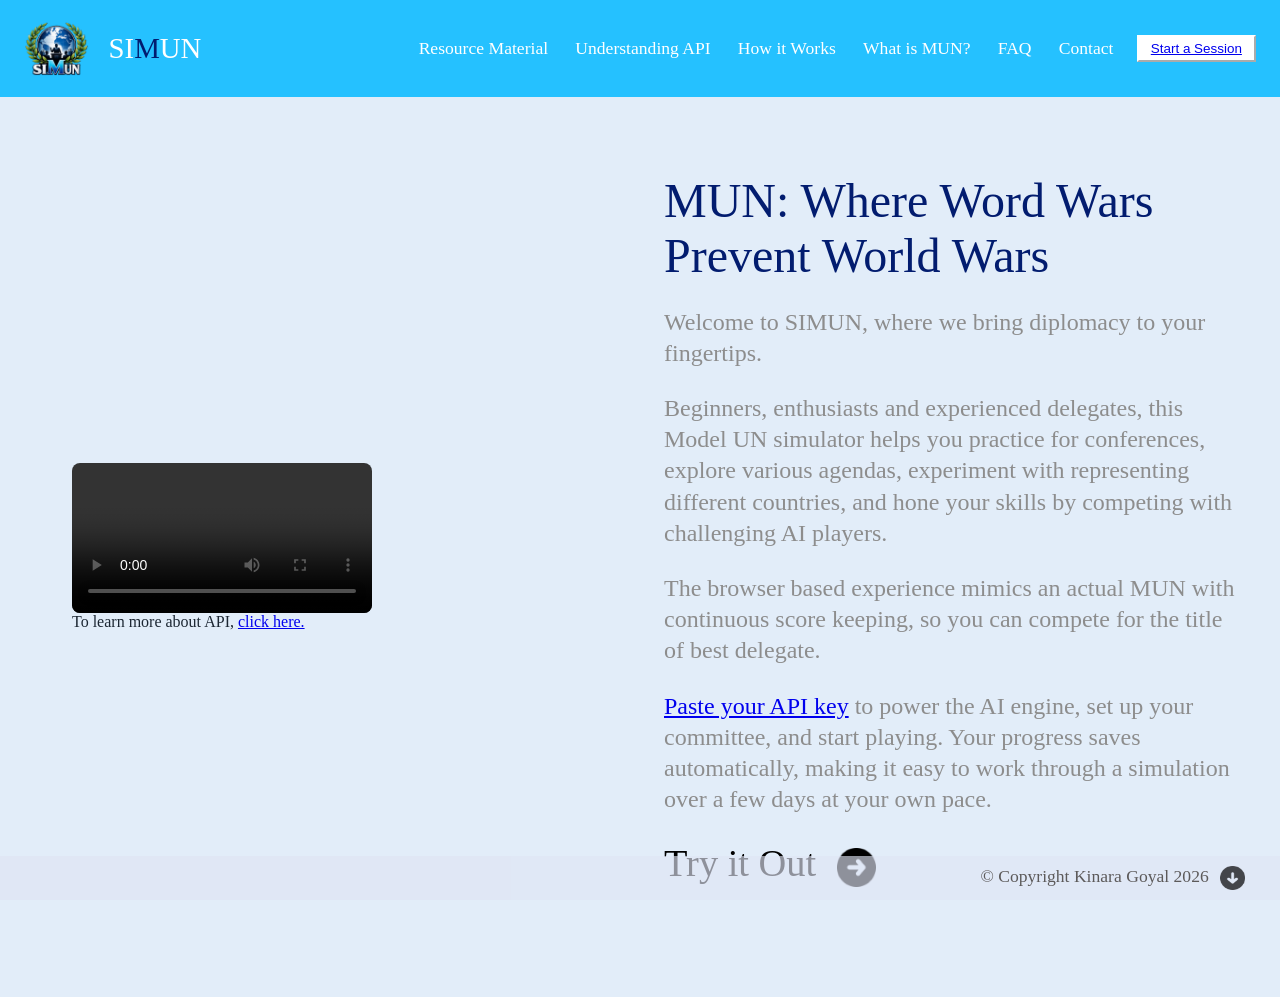
<file: index.html>
<!DOCTYPE html>
<html lang="en">
<head>
    <link rel="stylesheet" href="design.css">
    <title>SIMUN - Homepage</title>
    <!-- Favicon Icon -->
  <link rel="icon" type="image/png" href="logo2.png">
  <style>
    /* Home page only: center the hero content vertically within the
       full-height row instead of letting it sit flush at the top,
       and open up line spacing slightly for readability. */
    .homePage .pageRow {
      align-items: center;
    }
    .homePage .pageContent {
      padding-top: 0;
    }
    .homePage .contentBlock {
      padding-top: 2rem;
    }
    .homePage .contentBlock p {
      line-height: 1.3;
    }
  </style>
  <meta property="og:image" content="https://simun-munsimulator.github.io/SIMUN/logo.png" />
  
  <!-- Provide explicit dimensions to help the crawler register the image instantly -->
  <meta property="og:image:width" content="1200" />
  <meta property="og:image:height" content="630" />
  
  <!-- Other essential tags for the text snippet -->
  <meta property="og:title" content="SIMUN" />
  <meta property="og:description" content="MUN: Where Word Wars Prevent World Wars. Explore the world of diplomacy from your computer." />
  <meta property="og:url" content="https:https://simun-munsimulator.github.io/SIMUN/" />
  <meta property="og:type" content="website" />
</head>
<!-- Google tag (gtag.js) -->
<script async src="https://www.googletagmanager.com/gtag/js?id=G-JHM4TJRWF3"></script>
<script>
  window.dataLayer = window.dataLayer || [];
  function gtag(){dataLayer.push(arguments);}
  gtag('js', new Date());

  gtag('config', 'G-JHM4TJRWF3');
</script>
<body class="homePage">
  <div id="header">
    <span><a href="index.html"><img src="logo2.png"></a></span>
    <span><a href="index.html" class="nameHomepageLink"><p class="title">SI<span style="color:var(--un-blue-dark)">M</span>UN</p></a></span>
    <span class="dropdown">
      <button class="menu">Resource Material</button>
      <span class="dropdown-content">
        <a href="rules_of_procedure.html">Rules Of Procedure</a>
        <a href="sample_position_paper.html">Sample Position Paper</a>
        <a href="draft_resolution_template.html">Draft Resolution Template</a>
        <a href="sample_speeches.html">Sample Speeches</a>
      </span>
    </span>
    <span><a class="menu" href="api-info.html">Understanding API</a></span>
    <span><a class="menu" href="how-it-works.html">How it Works</a></span>
    <span><a class="menu" href="what-is-mun.html">What is MUN?</a></span>
    <span><a class="menu" href="faq.html">FAQ</a></span>
    <span><a class="menu" href="contact.html">Contact</a></span>
    <span><button><a href="simulation.html" class="newSession">Start a Session</a></button></span>
  </div>
  <div class="pageRow">
    <span class="imageContainer">
        <figure>
            <video width="1280" height="720" controls>
              <source src="Demonstration_video.mp4" type="video/mp4">
              Your browser does not support the video tag.
            </video>
            <figcaption>To learn more about API, <a href="api-info.html">click here.</a></figcaption>
        </figure>
    </span>
    <span class="pageContent">
      <h1>MUN: Where Word Wars Prevent World Wars</h1>
      <span class="contentBlock">
        <p>Welcome to SIMUN, where we bring diplomacy to your fingertips.</p>
          <p>Beginners, enthusiasts and experienced delegates, this Model UN simulator helps you practice for conferences, explore various agendas, experiment with representing different countries, and hone your skills by competing with challenging AI players.</p>
          <p>The browser based experience mimics an actual MUN with continuous score keeping, so you can compete for the title of best delegate.</p>
          <p><a href="api-info.html">Paste your API key</a> to power the AI engine, set up your committee, and start playing. Your progress saves automatically, making it easy to work through a simulation over a few days at your own pace.</p>
      <p><a class="regularParagraph" href="simulation.html">Try it Out <img src="rightwards_arrow.png"></a></p>
    </span>
  </div>
  <div class="footer">
    <p class="credit">&#169; Copyright Kinara Goyal 2026 <img src="downward_arrow.png" class="scrollArrow" id="scrollArrow" alt="Scroll down"></p>
  </div>
  <script>
    const scrollArrow = document.getElementById('scrollArrow');
    function updateScrollArrow() {
      const scrollable = document.documentElement.scrollHeight - window.innerHeight;
      const scrolled = window.scrollY;
      if (scrollable - scrolled <= 2) {
        scrollArrow.style.visibility = 'hidden';
      } else {
        scrollArrow.style.visibility = 'visible';
      }
    }
    window.addEventListener('scroll', updateScrollArrow);
    window.addEventListener('resize', updateScrollArrow);
    window.addEventListener('load', updateScrollArrow);
  </script>
</body>
</html>
</file>
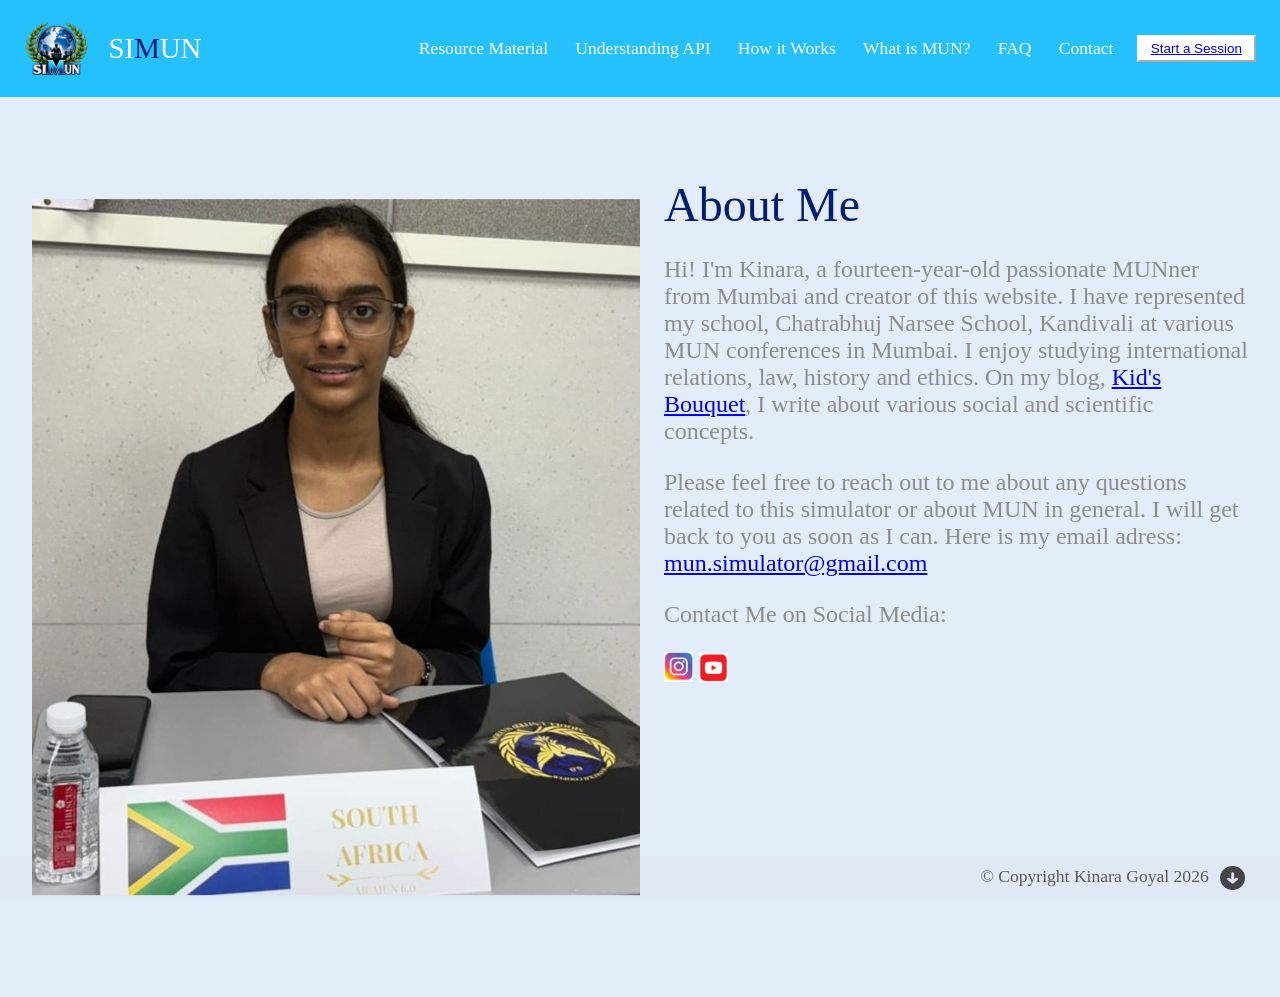
<file: contact.html>
<!DOCTYPE html>
<html lang="en">
<head>
    <link rel="stylesheet" href="design.css">
    <title>SIMUN - Contact</title>
    <!-- Favicon Icon -->
  <link rel="icon" type="image/png" href="logo2.png">
</head>
    <!-- Google tag (gtag.js) -->
<script async src="https://www.googletagmanager.com/gtag/js?id=G-JHM4TJRWF3"></script>
<script>
  window.dataLayer = window.dataLayer || [];
  function gtag(){dataLayer.push(arguments);}
  gtag('js', new Date());

  gtag('config', 'G-JHM4TJRWF3');
</script>

<body>
  <div id="header">
    <span><a href="index.html"><img src="logo2.png"></a></span>
    <span><a href="index.html" class="nameHomepageLink"><p class="title">SI<span style="color:var(--un-blue-dark)">M</span>UN</p></a></span>
    <span class="dropdown">
      <button class="menu">Resource Material</button>
      <span class="dropdown-content">
        <a href="rules_of_procedure.html">Rules Of Procedure</a>
        <a href="sample_position_paper.html">Sample Position Paper</a>
        <a href="draft_resolution_template.html">Draft Resolution Template</a>
        <a href="sample_speeches.html">Sample Speeches</a>
      </span>
    </span>
      <span><a class="menu" href="api-info.html">Understanding API</a></span>
    <span><a class="menu" href="how-it-works.html">How it Works</a></span>
    <span><a class="menu" href="what-is-mun.html">What is MUN?</a></span>
    <span><a class="menu" href="faq.html">FAQ</a></span>
    <span><a class="menu" href="contact.html">Contact</a></span>
    <span><button><a href="simulation.html" class="newSession">Start a Session</a></button></span>
  </div>
  <div class="pageRow">
    <span class="imageContainer">
      <img src="kinu.jpeg">
    </span>
    <span class="pageContent">
      <h1>About Me</h1>
      <span class="contentBlock">
        <p>Hi! I'm Kinara, a fourteen-year-old passionate MUNner from Mumbai and creator of this website. I have represented my school, Chatrabhuj Narsee School, Kandivali at various MUN conferences in Mumbai. I enjoy studying international relations, law, history and ethics. On my blog, <a href="https://kids-bouquet.home.blog/">Kid's Bouquet</a>, I write about various social and scientific concepts.</p>
        <p>Please feel free to reach out to me about any questions related to this simulator or about MUN in general. I will get back to you as soon as I can. Here is my email adress: <a href="mailto:mun.simulator@gmail.com">mun.simulator@gmail.com</a></p>
        <p>Contact Me on Social Media:</p>
        <p><a href ="https://www.instagram.com/mun.simulator/"><image src="instagram_icon.jpg" width="5%" height="5%"></a>    <a href="https://www.youtube.com/@mun-simulator"><image src="youtube_icon.jpg"  width="5%" height="5%"></a></p>
      </span>
  </div>
  <div class="footer">
    <p class="credit">&#169; Copyright Kinara Goyal 2026 <img src="downward_arrow.png" class="scrollArrow" id="scrollArrow" alt="Scroll down"></p>
  </div>
  <script>
    const scrollArrow = document.getElementById('scrollArrow');
    function updateScrollArrow() {
      const scrollable = document.documentElement.scrollHeight - window.innerHeight;
      const scrolled = window.scrollY;
      if (scrollable - scrolled <= 2) {
        scrollArrow.style.visibility = 'hidden';
      } else {
        scrollArrow.style.visibility = 'visible';
      }
    }
    window.addEventListener('scroll', updateScrollArrow);
    window.addEventListener('resize', updateScrollArrow);
    window.addEventListener('load', updateScrollArrow);
  </script>
</body>
</html>
</file>
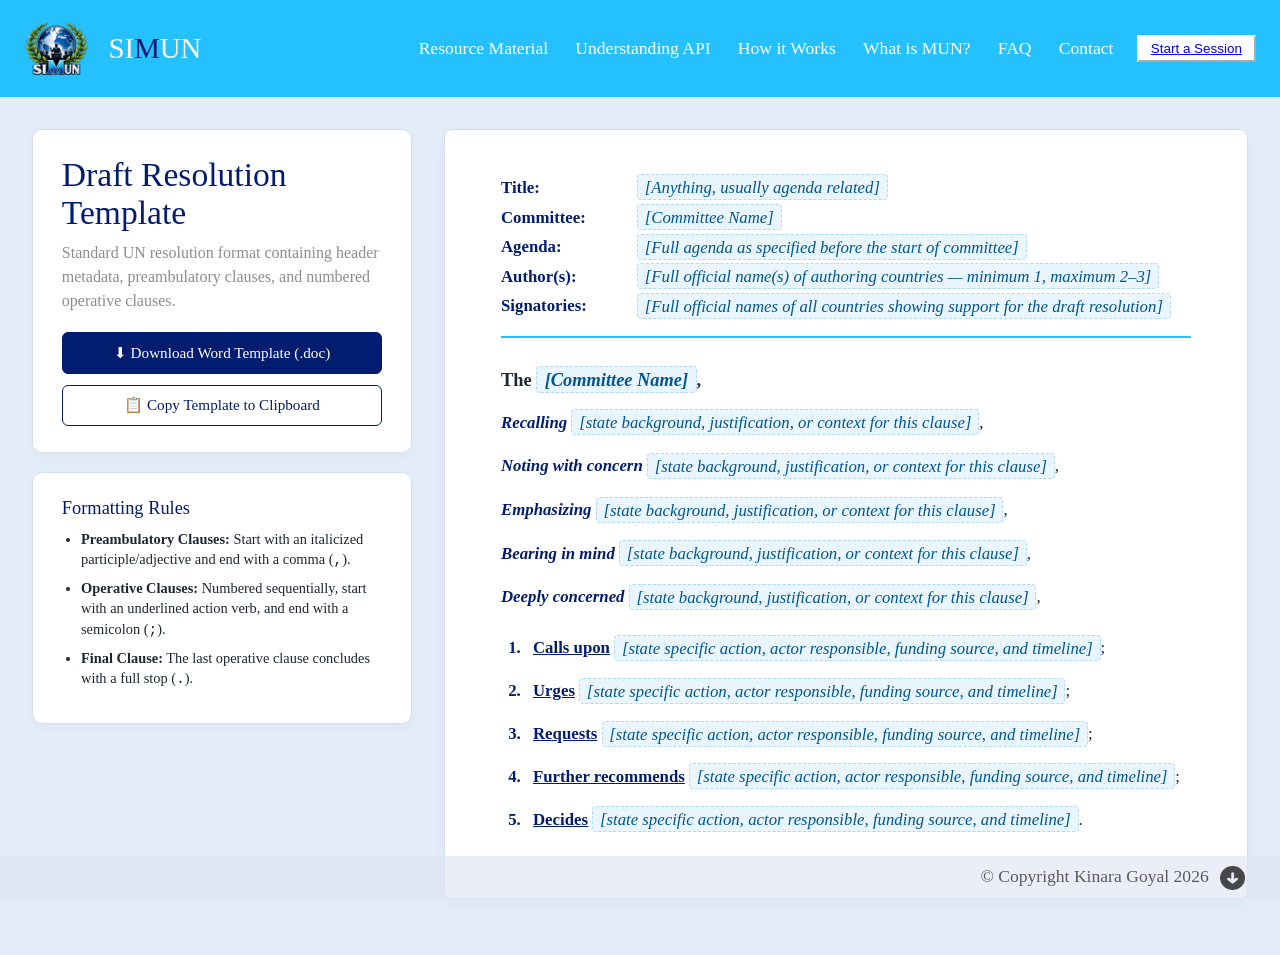
<file: draft_resolution_template.html>
<!DOCTYPE html>
<html lang="en">
<head>
  <meta charset="UTF-8">
  <link rel="stylesheet" href="design.css">
  <title>SIMUN - Draft Resolution Template</title>
  <link rel="icon" type="image/png" href="logo2.png">
  <style>
    /* Page-specific layout adaptations for shorter content */
    .drPage .pageRow {
      align-items: flex-start;
      gap: 2rem;
      min-height: calc(100vh - 140px);
    }

    .drPage .imageContainer {
      flex: 0 0 380px;
      flex-direction: column;
      align-items: flex-start !important;
      justify-content: flex-start;
      gap: 1.2rem;
      padding-top: 0;
      top: 110px !important;
      height: auto !important;
      position: sticky;
    }

    .ropPanel {
      width: 100%;
      background: var(--card);
      border: 1px solid var(--border);
      border-radius: 10px;
      padding: 1.6rem 1.8rem;
      box-shadow: 0 4px 12px rgba(0, 0, 0, 0.03);
    }

    .ropPanel h1 {
      font-size: clamp(1.5rem, 2vw + 1rem, 2.1rem) !important;
      margin-bottom: 0.6rem !important;
      color: var(--un-blue-dark);
    }

    .ropPanel p {
      font-size: clamp(0.9rem, 0.4vw + 0.75rem, 1rem) !important;
      color: var(--note);
      margin-top: 0;
      line-height: 1.5;
    }

    .ropDownloads {
      display: flex;
      flex-direction: column;
      gap: 0.7rem;
      margin-top: 1.2rem;
    }

    .ropDownloads a,
    .ropDownloads button {
      font-family: Georgia, "Times New Roman", serif;
      font-size: 0.95rem;
      padding: 0.7em 1em;
      border-radius: 6px;
      border: 1px solid var(--un-blue-dark);
      background: var(--un-blue-dark);
      color: #fff;
      text-decoration: none;
      cursor: pointer;
      display: flex;
      align-items: center;
      justify-content: center;
      gap: 0.5em;
      transition: opacity 0.2s ease;
      width: 100%;
      box-sizing: border-box;
    }

    .ropDownloads a.secondary,
    .ropDownloads button.secondary {
      background: #fff;
      color: var(--un-blue-dark);
    }

    .ropDownloads a:hover,
    .ropDownloads button:hover {
      opacity: 0.85;
    }

    .guidelinesBox h2 {
      font-size: 1.15rem !important;
      color: var(--un-blue-dark);
      margin-top: 0;
      margin-bottom: 0.6rem;
    }

    .guidelinesList {
      margin: 0;
      padding-left: 1.2rem;
      color: var(--ink);
      font-size: 0.9rem;
    }

    .guidelinesList li {
      margin-bottom: 0.5rem;
      font-size: 0.9rem !important;
      line-height: 1.4;
    }

    /* Resolution Document Preview Styling */
    .drContentArea {
      flex: 1;
      min-width: 0;
      padding-top: 0 !important;
    }

    .resolutionDoc {
      background: #ffffff;
      border: 1px solid var(--border);
      border-radius: 8px;
      padding: 3rem 3.5rem;
      box-shadow: 0 6px 18px rgba(0, 0, 0, 0.04);
      margin-bottom: 3rem;
    }

    .resHeader {
      border-bottom: 2px solid var(--un-blue);
      padding-bottom: 1.2rem;
      margin-bottom: 2rem;
    }

    .resMetaGrid {
      display: grid;
      grid-template-columns: 120px 1fr;
      row-gap: 0.6rem;
      column-gap: 1rem;
      font-size: 1.05rem;
    }

    .resMetaLabel {
      font-weight: bold;
      color: var(--un-blue-dark);
    }

    .resMetaValue {
      color: var(--ink);
    }

    .placeholder {
      background-color: #eaf6ff;
      color: #005691;
      padding: 0.15em 0.4em;
      border-radius: 4px;
      font-style: italic;
      border: 1px dashed #b1d9fc;
    }

    .resCommitteeIntro {
      font-weight: bold;
      font-size: 1.15rem;
      margin-top: 1.8rem;
      margin-bottom: 1.2rem;
      color: var(--ink);
    }

    .preambulatorySection p {
      margin-bottom: 0.9rem;
      line-height: 1.6;
      font-size: 1.05rem !important;
    }

    .preambulatorySection em {
      font-weight: bold;
      font-style: italic;
      color: var(--un-blue-dark);
    }

    .operativeSection {
      margin-top: 1.5rem;
    }

    .operativeOl {
      padding-left: 1.5rem;
      margin: 0;
    }

    .operativeOl li {
      margin-bottom: 1rem;
      line-height: 1.6;
      font-size: 1.05rem !important;
      padding-left: 0.5rem;
    }

    .operativeOl li::marker {
      font-weight: bold;
      color: var(--un-blue-dark);
    }

    .operativeOl u {
      font-weight: bold;
      text-decoration: underline;
      color: var(--un-blue-dark);
    }

    @media (max-width: 900px) {
      .drPage .pageRow {
        flex-direction: column;
      }
      .drPage .imageContainer {
        width: 100%;
        flex: none;
        position: static;
      }
      .resolutionDoc {
        padding: 1.8rem 1.5rem;
      }
      .resMetaGrid {
        grid-template-columns: 100px 1fr;
      }
    }
  </style>
</head>
<!-- Google tag (gtag.js) -->
<script async src="https://www.googletagmanager.com/gtag/js?id=G-JHM4TJRWF3"></script>
<script>
  window.dataLayer = window.dataLayer || [];
  function gtag(){dataLayer.push(arguments);}
  gtag('js', new Date());

  gtag('config', 'G-JHM4TJRWF3');
</script>

<body class="drPage">
  <div id="header">
    <span><a href="index.html"><img src="logo2.png"></a></span>
    <span><a href="index.html" class="nameHomepageLink"><p class="title">SI<span style="color:var(--un-blue-dark)">M</span>UN</p></a></span>
    <span class="dropdown">
      <button class="menu">Resource Material</button>
      <span class="dropdown-content">
        <a href="rules_of_procedure.html">Rules Of Procedure</a>
        <a href="sample_position_paper.html">Sample Position Paper</a>
        <a href="draft_resolution_template.html">Draft Resolution Template</a>
        <a href="sample_speeches.html">Sample Speeches</a>
      </span>
    </span>
    <span><a class="menu" href="api-info.html">Understanding API</a></span>
    <span><a class="menu" href="how-it-works.html">How it Works</a></span>
    <span><a class="menu" href="what-is-mun.html">What is MUN?</a></span>
    <span><a class="menu" href="faq.html">FAQ</a></span>
    <span><a class="menu" href="contact.html">Contact</a></span>
    <span><button><a href="simulation.html" class="newSession">Start a Session</a></button></span>
  </div>

  <div class="pageRow" style="padding-top: 2rem;">
    <!-- Compact Side Column for Info & Downloads -->
    <div class="imageContainer">
      <div class="ropPanel">
        <h1>Draft Resolution Template</h1>
        <p>Standard UN resolution format containing header metadata, preambulatory clauses, and numbered operative clauses.</p>
        <div class="ropDownloads">
          <a id="downloadDocLink" href="Draft_Resolution_Template.docx" download="Draft_Resolution_Template.docx">⬇ Download Word Template (.doc)</a>
          <button id="copyTextBtn" class="secondary">📋 Copy Template to Clipboard</button>
        </div>
      </div>

      <div class="ropPanel guidelinesBox">
        <h2>Formatting Rules</h2>
        <ul class="guidelinesList">
          <li><b>Preambulatory Clauses:</b> Start with an italicized participle/adjective and end with a comma (<code>,</code>).</li>
          <li><b>Operative Clauses:</b> Numbered sequentially, start with an underlined action verb, and end with a semicolon (<code>;</code>).</li>
          <li><b>Final Clause:</b> The last operative clause concludes with a full stop (<code>.</code>).</li>
        </ul>
      </div>
    </div>

    <!-- Main Content Area: Styled Resolution Sheet -->
    <div class="pageContent drContentArea">
      <div class="resolutionDoc" id="resolutionDocContent">
        <div class="resHeader">
          <div class="resMetaGrid">
            <div class="resMetaLabel">Title:</div>
            <div class="resMetaValue"><span class="placeholder">[Anything, usually agenda related]</span></div>

            <div class="resMetaLabel">Committee:</div>
            <div class="resMetaValue"><span class="placeholder">[Committee Name]</span></div>

            <div class="resMetaLabel">Agenda:</div>
            <div class="resMetaValue"><span class="placeholder">[Full agenda as specified before the start of committee]</span></div>

            <div class="resMetaLabel">Author(s):</div>
            <div class="resMetaValue"><span class="placeholder">[Full official name(s) of authoring countries — minimum 1, maximum 2–3]</span></div>

            <div class="resMetaLabel">Signatories:</div>
            <div class="resMetaValue"><span class="placeholder">[Full official names of all countries showing support for the draft resolution]</span></div>
          </div>
        </div>

        <div class="resCommitteeIntro">
          The <span class="placeholder">[Committee Name]</span>,
        </div>

        <div class="preambulatorySection">
          <p><em>Recalling</em> <span class="placeholder">[state background, justification, or context for this clause]</span>,</p>
          <p><em>Noting with concern</em> <span class="placeholder">[state background, justification, or context for this clause]</span>,</p>
          <p><em>Emphasizing</em> <span class="placeholder">[state background, justification, or context for this clause]</span>,</p>
          <p><em>Bearing in mind</em> <span class="placeholder">[state background, justification, or context for this clause]</span>,</p>
          <p><em>Deeply concerned</em> <span class="placeholder">[state background, justification, or context for this clause]</span>,</p>
        </div>

        <div class="operativeSection">
          <ol class="operativeOl">
            <li><u>Calls upon</u> <span class="placeholder">[state specific action, actor responsible, funding source, and timeline]</span>;</li>
            <li><u>Urges</u> <span class="placeholder">[state specific action, actor responsible, funding source, and timeline]</span>;</li>
            <li><u>Requests</u> <span class="placeholder">[state specific action, actor responsible, funding source, and timeline]</span>;</li>
            <li><u>Further recommends</u> <span class="placeholder">[state specific action, actor responsible, funding source, and timeline]</span>;</li>
            <li><u>Decides</u> <span class="placeholder">[state specific action, actor responsible, funding source, and timeline]</span>.</li>
          </ol>
        </div>
      </div>
    </div>
  </div>

  <div class="footer">
    <p class="credit">&#169; Copyright Kinara Goyal 2026 <img src="downward_arrow.png" class="scrollArrow" id="scrollArrow" alt="Scroll down"></p>
  </div>

  <script>
    // Pure Data URI Generation
    const rawContent = `Title:\n[Anything, usually agenda related]\n\nCommittee:\n[Committee Name]\n\nAgenda:\n[Full agenda as specified before the start of committee]\n\nAuthor(s):\n[Full official name(s) of authoring countries — minimum 1, maximum 2–3]\n\nSignatories:\n[Full official names of all countries showing support for the draft resolution]\n\nThe [Committee Name],\n\nRecalling [state background, justification, or context for this clause],\nNoting with concern [state background, justification, or context for this clause],\nEmphasizing [state background, justification, or context for this clause],\nBearing in mind [state background, justification, or context for this clause],\nDeeply concerned [state background, justification, or context for this clause],\n\n1. Calls upon [state specific action, actor responsible, funding source, and timeline];\n2. Urges [state specific action, actor responsible, funding source, and timeline];\n3. Requests [state specific action, actor responsible, funding source, and timeline];\n4. Further recommends [state specific action, actor responsible, funding source, and timeline];\n5. Decides [state specific action, actor responsible, funding source, and timeline].`;

    const htmlDoc = `
      <html xmlns:o='urn:schemas-microsoft-com:office:office' xmlns:w='urn:schemas-microsoft-com:office:word' xmlns='http://www.w3.org/TR/REC-html40'>
      <head><meta charset='utf-8'><title>Draft Resolution Template</title></head>
      <body style="font-family: Georgia, serif; line-height: 1.5; padding: 20px;">
        <p><b>Title:</b> [Anything, usually agenda related]</p>
        <p><b>Committee:</b> [Committee Name]</p>
        <p><b>Agenda:</b> [Full agenda as specified before the start of committee]</p>
        <p><b>Author(s):</b> [Full official name(s) of authoring countries — minimum 1, maximum 2–3]</p>
        <p><b>Signatories:</b> [Full official names of all countries showing support for the draft resolution]</p>
        <br>
        <p><b>The [Committee Name],</b></p>
        <p><i>Recalling</i> [state background, justification, or context for this clause],</p>
        <p><i>Noting with concern</i> [state background, justification, or context for this clause],</p>
        <p><i>Emphasizing</i> [state background, justification, or context for this clause],</p>
        <p><i>Bearing in mind</i> [state background, justification, or context for this clause],</p>
        <p><i>Deeply concerned</i> [state background, justification, or context for this clause],</p>
        <br>
        <ol>
          <li><u>Calls upon</u> [state specific action, actor responsible, funding source, and timeline];</li>
          <li><u>Urges</u> [state specific action, actor responsible, funding source, and timeline];</li>
          <li><u>Requests</u> [state specific action, actor responsible, funding source, and timeline];</li>
          <li><u>Further recommends</u> [state specific action, actor responsible, funding source, and timeline];</li>
          <li><u>Decides</u> [state specific action, actor responsible, funding source, and timeline].</li>
        </ol>
      </body>
      </html>
    `;

    // Direct Data-URI assignment on the download link
    const downloadLink = document.getElementById('downloadDocLink');
    downloadLink.href = 'data:application/msword;charset=utf-8,' + encodeURIComponent(htmlDoc);

    // Clipboard Backup Option
    const copyBtn = document.getElementById('copyTextBtn');
    copyBtn.addEventListener('click', function () {
      navigator.clipboard.writeText(rawContent).then(() => {
        const origText = copyBtn.innerText;
        copyBtn.innerText = '✅ Copied to Clipboard!';
        setTimeout(() => copyBtn.innerText = origText, 2000);
      }).catch(err => {
        alert('Copy failed: ' + err);
      });
    });

    const scrollArrow = document.getElementById('scrollArrow');
    function updateScrollArrow() {
      const scrollable = document.documentElement.scrollHeight - window.innerHeight;
      const scrolled = window.scrollY;
      if (scrollable - scrolled <= 2) {
        scrollArrow.style.visibility = 'hidden';
      } else {
        scrollArrow.style.visibility = 'visible';
      }
    }
    window.addEventListener('scroll', updateScrollArrow);
    window.addEventListener('resize', updateScrollArrow);
    window.addEventListener('load', updateScrollArrow);
  </script>
</body>
</html>
</file>
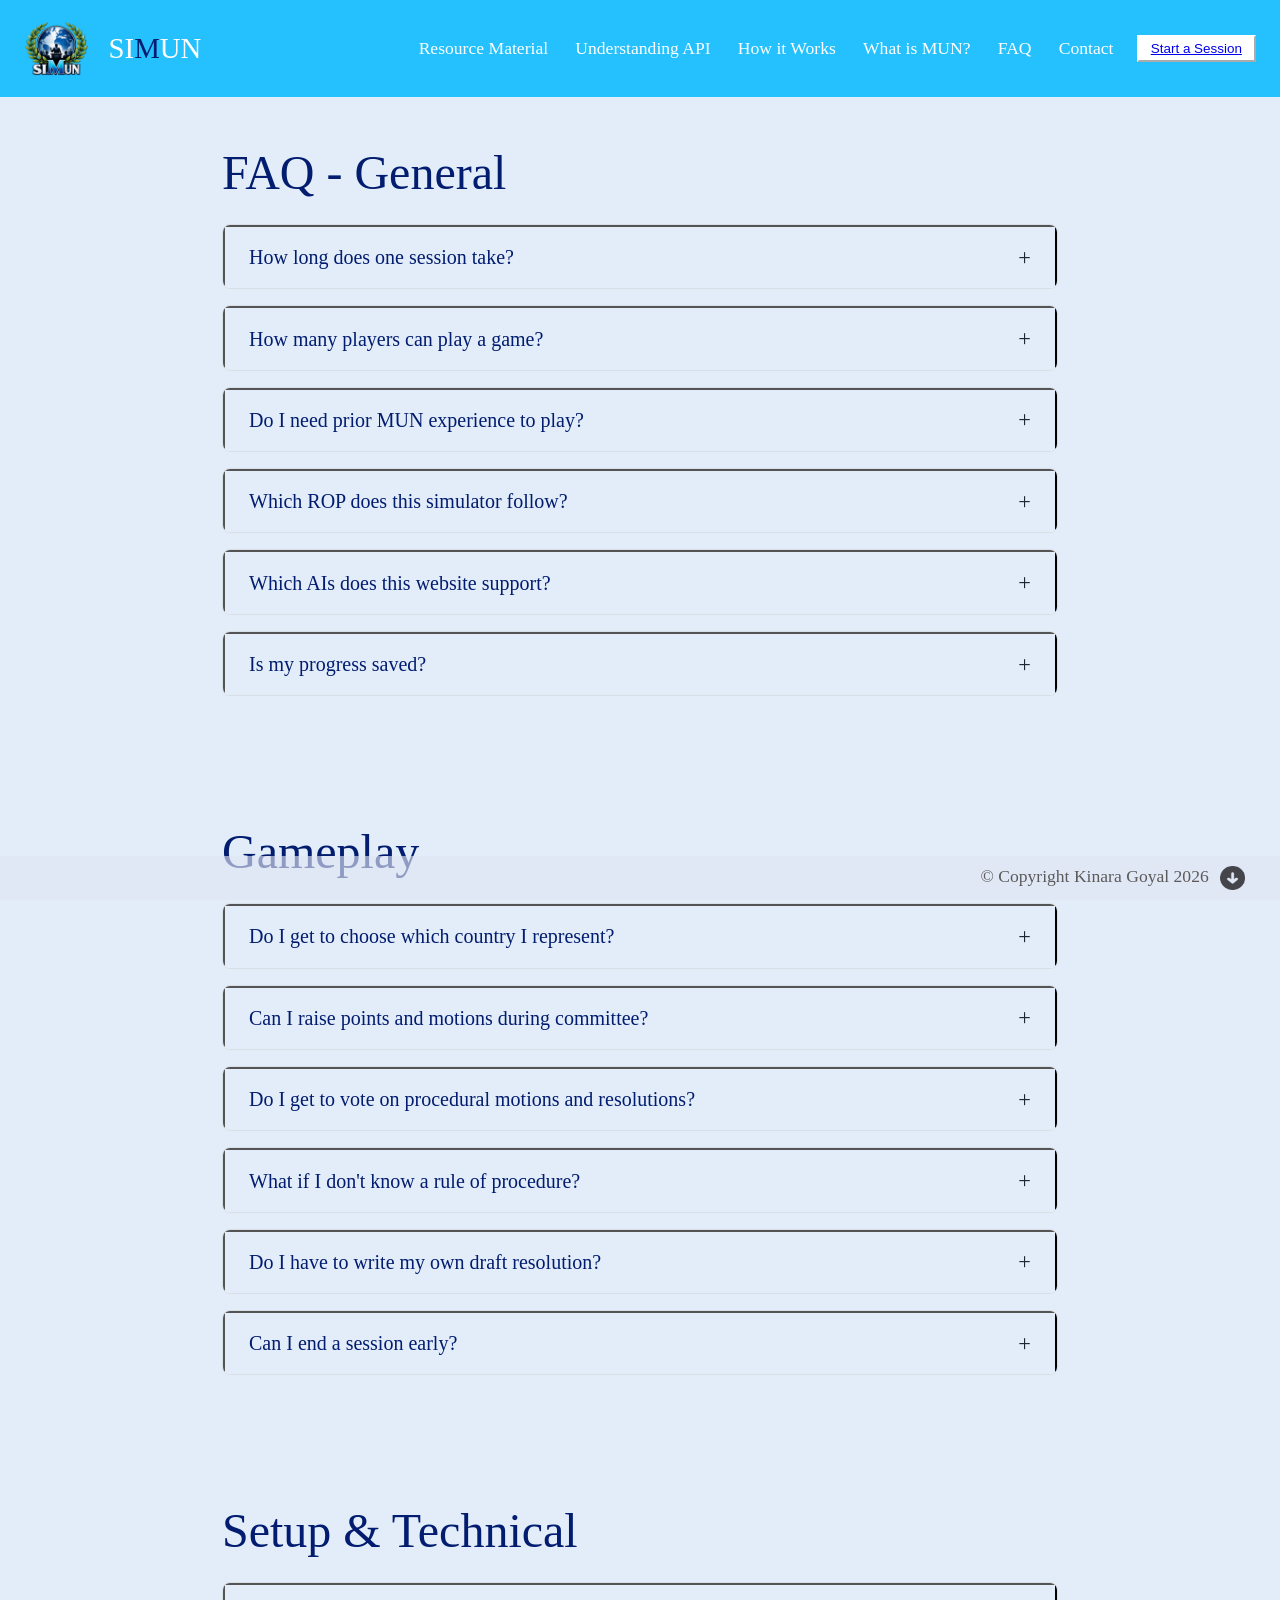
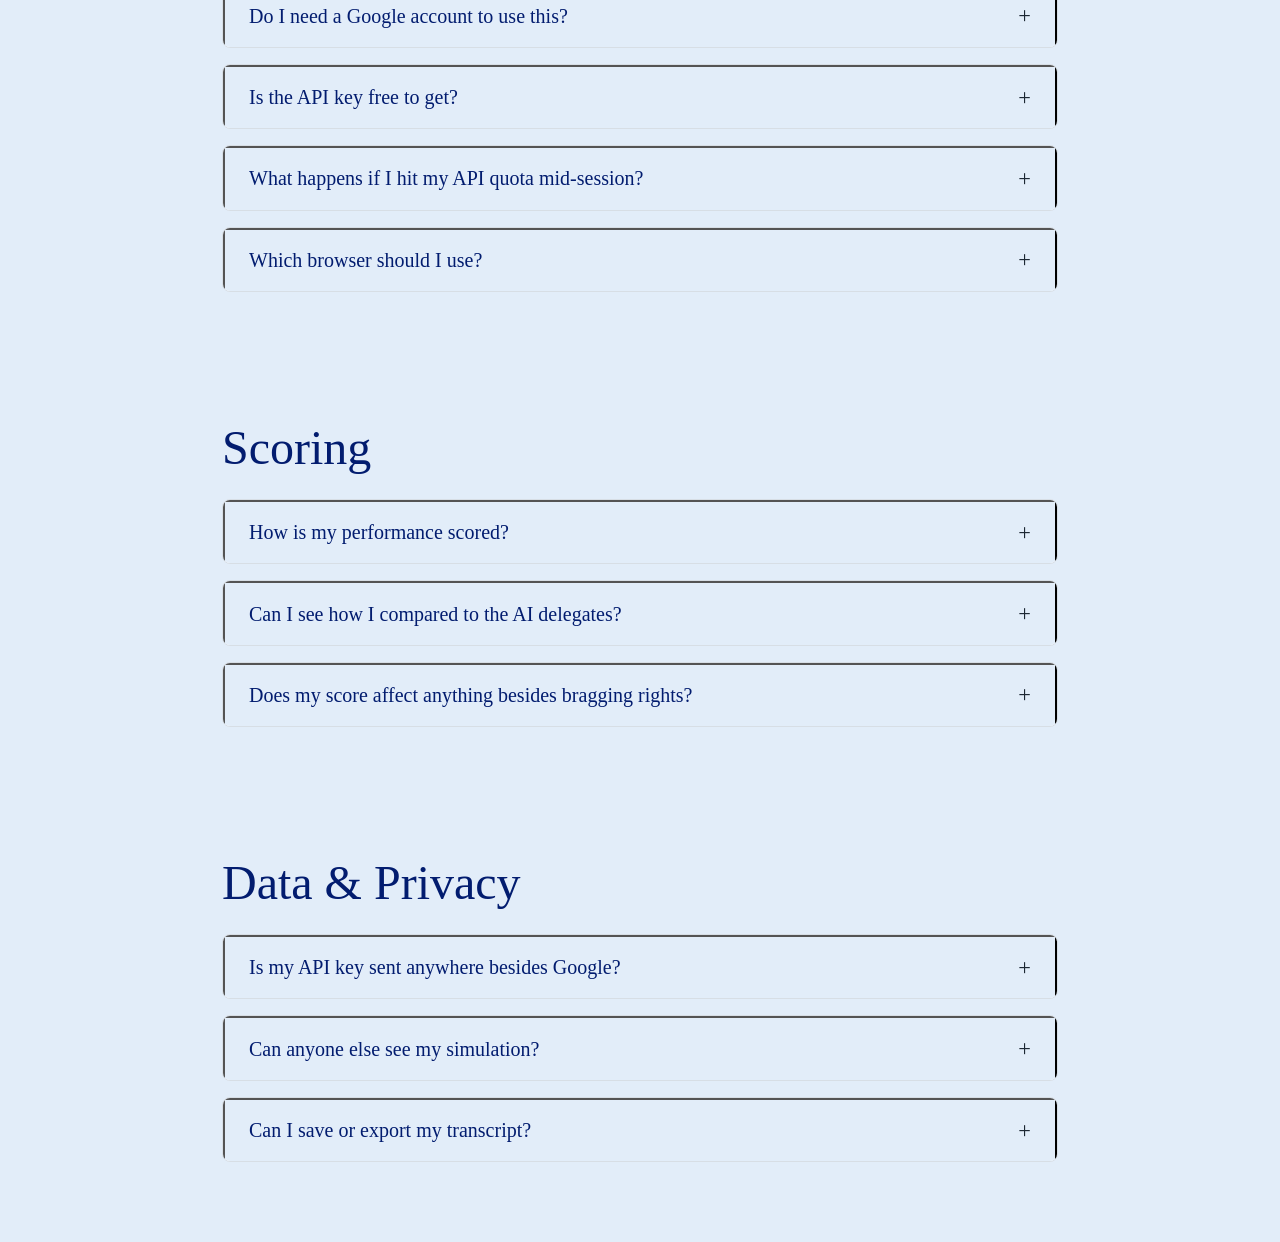
<file: faq.html>
<!DOCTYPE html>
<html lang="en">
<head>
    <link rel="stylesheet" href="design.css">
    <title>SIMUN - FAQ</title>
    <!-- Favicon Icon -->
  <link rel="icon" type="image/png" href="logo2.png">
</head>
<!-- Google tag (gtag.js) -->
<script async src="https://www.googletagmanager.com/gtag/js?id=G-JHM4TJRWF3"></script>
<script>
  window.dataLayer = window.dataLayer || [];
  function gtag(){dataLayer.push(arguments);}
  gtag('js', new Date());

  gtag('config', 'G-JHM4TJRWF3');
</script>

<body class="stepsPage">
  <div id="header">
    <span><a href="index.html"><img src="logo2.png"></a></span>
    <span><a href="index.html" class="nameHomepageLink"><p class="title">SI<span style="color:var(--un-blue-dark)">M</span>UN</p></a></span>
    <span class="dropdown">
      <button class="menu">Resource Material</button>
      <span class="dropdown-content">
        <a href="rules_of_procedure.html">Rules Of Procedure</a>
        <a href="sample_position_paper.html">Sample Position Paper</a>
        <a href="draft_resolution_template.html">Draft Resolution Template</a>
        <a href="sample_speeches.html">Sample Speeches</a>
      </span>
    </span>
    <span><a class="menu" href="api-info.html">Understanding API</a></span>
    <span><a class="menu" href="how-it-works.html">How it Works</a></span>
    <span><a class="menu" href="what-is-mun.html">What is MUN?</a></span>
    <span><a class="menu" href="faq.html">FAQ</a></span>
    <span><a class="menu" href="contact.html">Contact</a></span>
    <span><button><a href="simulation.html" class="newSession">Start a Session</a></button></span>
  </div>
  <!--Insert page body here-->
  <div class="faqSection">
    <h2>FAQ - General</h2>

    <div class="faqItem">
      <button class="faqButton" onclick="toggleFAQ(this)">How long does one session take?</button>
      <div class="faqAnswer">
        <p>One session will take around 2-3 days of playing, assuming you play for around 1 hour a day and are on a free tier API key.</p>
      </div>
    </div>

    <div class="faqItem">
      <button class="faqButton" onclick="toggleFAQ(this)">How many players can play a game?</button>
      <div class="faqAnswer">
        <p>We only support single player games - you against the computer delegates.</p>
      </div>
    </div>
    <div class="faqItem">
      <button class="faqButton" onclick="toggleFAQ(this)">Do I need prior MUN experience to play?</button>
      <div class="faqAnswer">
        <p>No, you do not need prior MUN experience to play.</p>
      </div>
    </div>
    <div class="faqItem">
      <button class="faqButton" onclick="toggleFAQ(this)">Which ROP does this simulator follow?</button>
      <div class="faqAnswer">
        <p>This simulator follows the UNA-USA Rules of Procedure. However, we have made some minor changes to make the interface easier to manage.</p>
      </div>
    </div>
  <div class="faqItem">
      <button class="faqButton" onclick="toggleFAQ(this)">Which AIs does this website support?</button>
      <div class="faqAnswer">
        <p>This simulator uses Gemini 3.6 flash. You need a Google AI Studios API key to use it.</p>
      </div>
    </div>
  <div class="faqItem">
      <button class="faqButton" onclick="toggleFAQ(this)">Is my progress saved?</button>
      <div class="faqAnswer">
        <p>Yes, your progress is saved in local storage. However, you can run only one simulation at a time.</p>
      </div>
    </div>
  </div>

  <div class="faqSection">
    <h2>Gameplay</h2>

    <div class="faqItem">
      <button class="faqButton" onclick="toggleFAQ(this)">Do I get to choose which country I represent?</button>
      <div class="faqAnswer">
        <p>Yes. When you set up a session, you'll choose a committee and then select your portfolio (the country you want to represent) from that committee's member list.</p>
      </div>
    </div>
    <div class="faqItem">
      <button class="faqButton" onclick="toggleFAQ(this)">Can I raise points and motions during committee?</button>
      <div class="faqAnswer">
        <p>Yes. Whenever the floor is open, you'll be given the chance to raise a point or motion, just like in a real committee session.</p>
      </div>
    </div>
    <div class="faqItem">
      <button class="faqButton" onclick="toggleFAQ(this)">Do I get to vote on procedural motions and resolutions?</button>
      <div class="faqAnswer">
        <p>Yes. You'll be polled on every procedural motion (like entering a caucus or setting the agenda) as well as on any draft resolutions introduced during committee.</p>
      </div>
    </div>
    <div class="faqItem">
      <button class="faqButton" onclick="toggleFAQ(this)">What if I don't know a rule of procedure?</button>
      <div class="faqAnswer">
        <p>Don't worry - you don't need to memorize the Rules of Procedure. Whenever you need to make a choice, the simulator will present you with the available options directly, so you can pick from what's allowed rather than needing to know it beforehand.</p>
      </div>
    </div>
    <div class="faqItem">
      <button class="faqButton" onclick="toggleFAQ(this)">Do I have to write my own draft resolution?</button>
      <div class="faqAnswer">
        <p>You can contribute as much or as little as you like. You can help shape the resolution during unmoderated caucus lobbying, or let the AI delegates take the lead - the choice is yours.</p>
      </div>
    </div>
    <div class="faqItem">
      <button class="faqButton" onclick="toggleFAQ(this)">Can I end a session early?</button>
      <div class="faqAnswer">
        <p>Yes, you're free to stop at any point. Since your progress is saved automatically, you can also simply close the tab and pick up where you left off later.</p>
      </div>
    </div>
  </div>

  <div class="faqSection">
    <h2>Setup &amp; Technical</h2>

    <div class="faqItem">
      <button class="faqButton" onclick="toggleFAQ(this)">Do I need a Google account to use this?</button>
      <div class="faqAnswer">
        <p>Yes. You'll need a Google account to create a free Gemini API key through Google AI Studio, which powers the AI delegates and Chair.</p>
      </div>
    </div>
    <div class="faqItem">
      <button class="faqButton" onclick="toggleFAQ(this)">Is the API key free to get?</button>
      <div class="faqAnswer">
        <p>Yes, Google AI Studio offers a free tier that's enough to play a full session, though it comes with daily usage limits. See the How it Works page for step-by-step instructions on getting your key.</p>
      </div>
    </div>
    <div class="faqItem">
      <button class="faqButton" onclick="toggleFAQ(this)">What happens if I hit my API quota mid-session?</button>
      <div class="faqAnswer">
        <p>If you run out of free-tier quota, you'll need to wait for it to reset (usually the next day) before continuing. Your session progress is saved, so you won't lose anything in the meantime.</p>
      </div>
    </div>
    <div class="faqItem">
      <button class="faqButton" onclick="toggleFAQ(this)">Which browser should I use?</button>
      <div class="faqAnswer">
        <p>Any modern browser (Chrome, Firefox, Edge, Safari) should work fine, since the simulator relies on standard, widely-supported web features.</p>
      </div>
    </div>
  </div>

  <div class="faqSection">
    <h2>Scoring</h2>

    <div class="faqItem">
      <button class="faqButton" onclick="toggleFAQ(this)">How is my performance scored?</button>
      <div class="faqAnswer">
        <p>The Chair scores every delegate, including you, on research and knowledge, speech writing and delivery, lobbying and bloc formation, Rules of Procedure knowledge, and resolution writing.</p>
      </div>
    </div>
    <div class="faqItem">
      <button class="faqButton" onclick="toggleFAQ(this)">Can I see how I compared to the AI delegates?</button>
      <div class="faqAnswer">
        <p>Yes. At the end of the session, a full scorecard is revealed showing every delegate's score side by side, so you can see exactly how you ranked.</p>
      </div>
    </div>
    <div class="faqItem">
      <button class="faqButton" onclick="toggleFAQ(this)">Does my score affect anything besides bragging rights?</button>
      <div class="faqAnswer">
        <p>No - there's nothing riding on it besides your own satisfaction. It's meant purely as a fun way to track and improve your MUN skills over multiple sessions.</p>
      </div>
    </div>
  </div>

  <div class="faqSection">
    <h2>Data &amp; Privacy</h2>

    <div class="faqItem">
      <button class="faqButton" onclick="toggleFAQ(this)">Is my API key sent anywhere besides Google?</button>
      <div class="faqAnswer">
        <p>No. Your API key is stored locally in your browser and used only to talk directly to Google's Gemini API - it isn't sent to or stored on our servers.</p>
      </div>
    </div>
    <div class="faqItem">
      <button class="faqButton" onclick="toggleFAQ(this)">Can anyone else see my simulation?</button>
      <div class="faqAnswer">
        <p>No. Since this is a single-player experience saved to your own device's local storage, your sessions are private to you and aren't shared or visible to anyone else.</p>
      </div>
    </div>
    <div class="faqItem">
      <button class="faqButton" onclick="toggleFAQ(this)">Can I save or export my transcript?</button>
      <div class="faqAnswer">
        <p>Yes. You can export a full transcript of your committee session, including the closing scorecard, as an HTML file you can keep or share.</p>
      </div>
    </div>
  </div>

  <script>
    function toggleFAQ(button) {
      const answer = button.nextElementSibling;
      const isOpen = answer.style.maxHeight;
      button.classList.toggle('active');
      answer.style.maxHeight = isOpen ? null : answer.scrollHeight + "px";
    }
  </script>
  <div class="footer"> <!--Footer-->
    <p class="credit">&#169; Copyright Kinara Goyal 2026 <img src="downward_arrow.png" class="scrollArrow" id="scrollArrow" alt="Scroll down"></p>
  </div>
  <script>
    const scrollArrow = document.getElementById('scrollArrow');
    function updateScrollArrow() {
      const scrollable = document.documentElement.scrollHeight - window.innerHeight;
      const scrolled = window.scrollY;
      if (scrollable - scrolled <= 2) {
        scrollArrow.style.visibility = 'hidden';
      } else {
        scrollArrow.style.visibility = 'visible';
      }
    }
    window.addEventListener('scroll', updateScrollArrow);
    window.addEventListener('resize', updateScrollArrow);
    window.addEventListener('load', updateScrollArrow);
  </script>
</body>
</html>
</file>
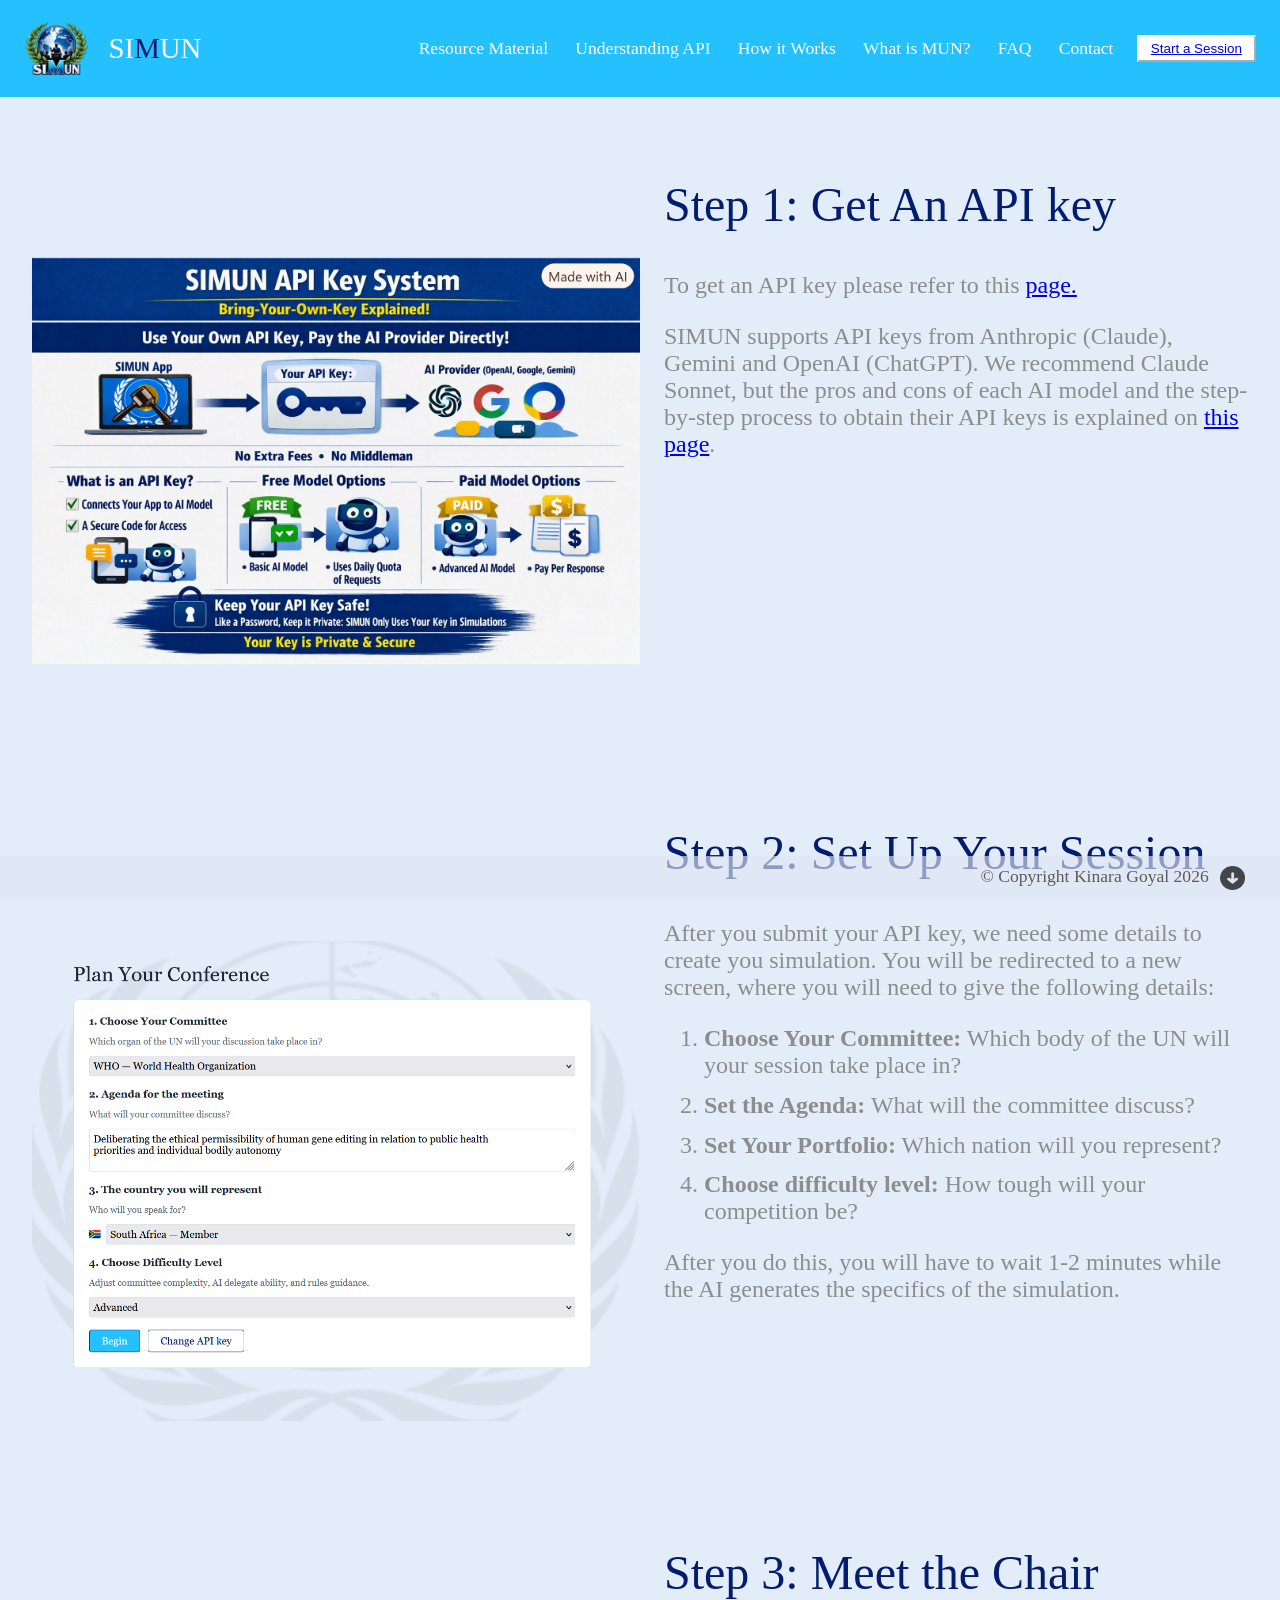
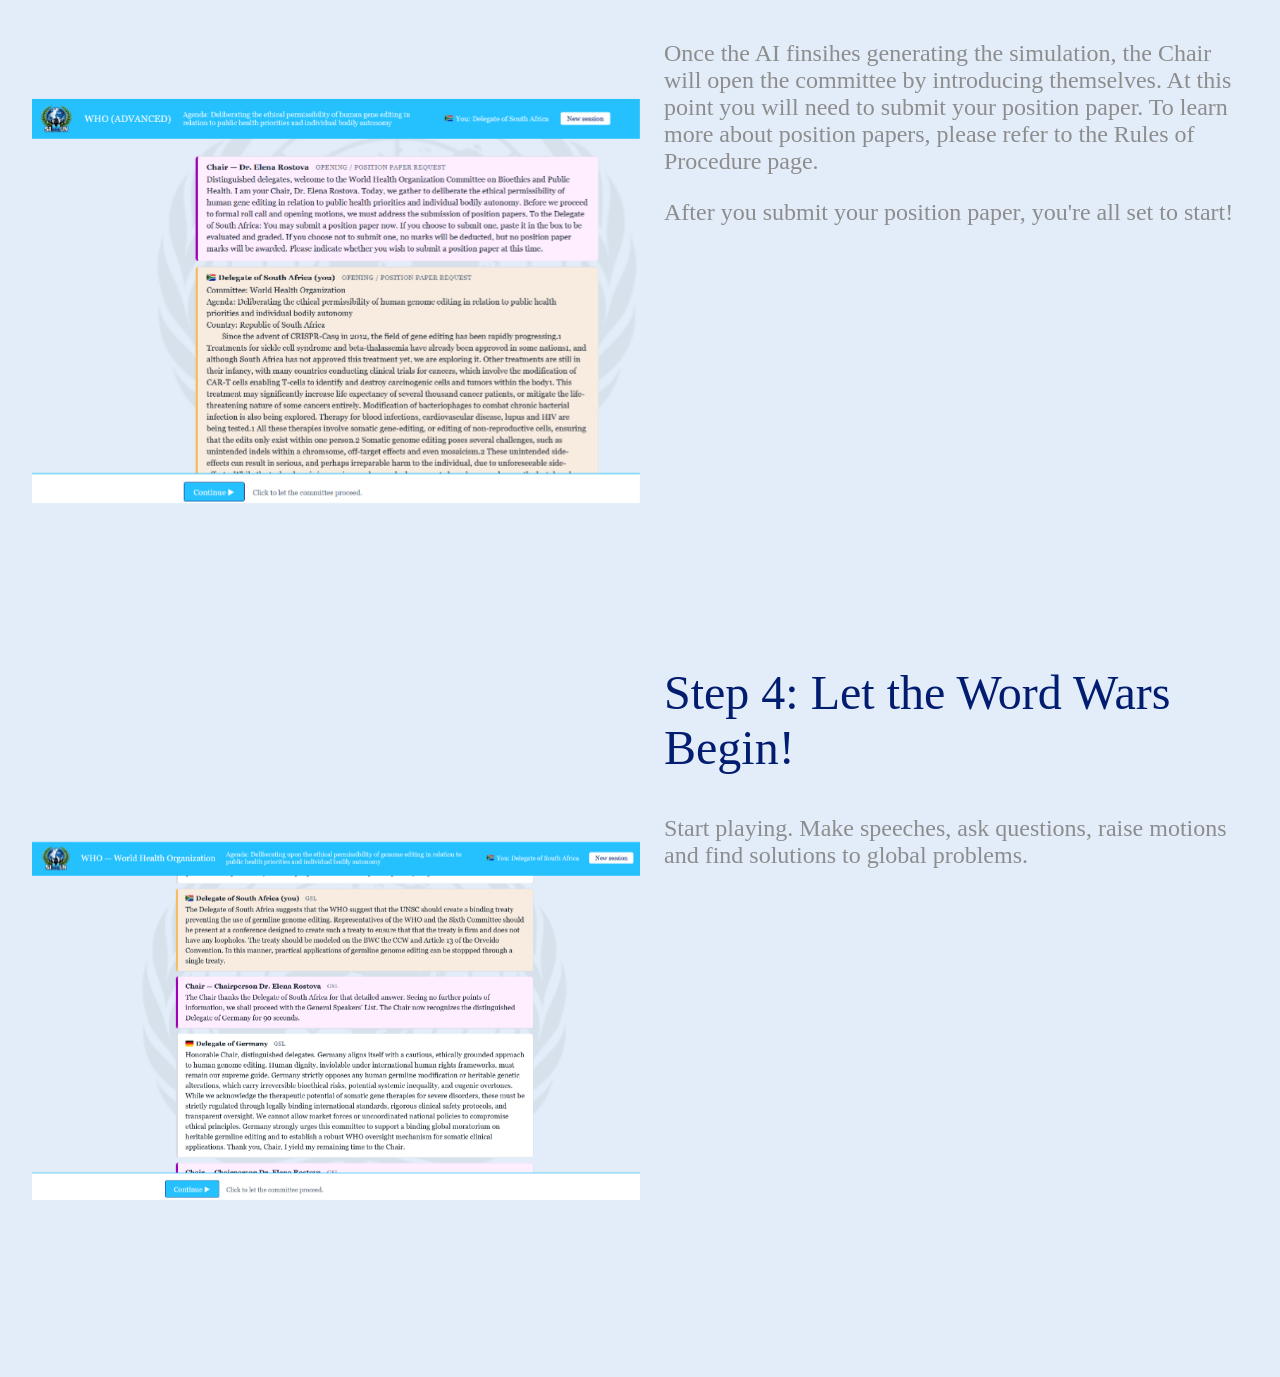
<file: how-it-works.html>
<!DOCTYPE html>
<html lang="en">
<head>
    <link rel="stylesheet" href="design.css">
    <title>SIMUN - How it Works</title>
    <!-- Favicon Icon -->
  <link rel="icon" type="image/png" href="logo2.png">
</head>
    <!-- Google tag (gtag.js) -->
<script async src="https://www.googletagmanager.com/gtag/js?id=G-JHM4TJRWF3"></script>
<script>
  window.dataLayer = window.dataLayer || [];
  function gtag(){dataLayer.push(arguments);}
  gtag('js', new Date());

  gtag('config', 'G-JHM4TJRWF3');
</script>

<body class="stepsPage">
  <div id="header">
    <span><a href="index.html"><img src="logo2.png"></a></span>
    <span><a href="index.html" class="nameHomepageLink"><p class="title">SI<span style="color:var(--un-blue-dark)">M</span>UN</p></a></span>
    <span class="dropdown">
      <button class="menu">Resource Material</button>
      <span class="dropdown-content">
        <a href="rules_of_procedure.html">Rules Of Procedure</a>
        <a href="sample_position_paper.html">Sample Position Paper</a>
        <a href="draft_resolution_template.html">Draft Resolution Template</a>
        <a href="sample_speeches.html">Sample Speeches</a>
      </span>
    </span>
      <span><a class="menu" href="api-info.html">Understanding API</a></span>
    <span><a class="menu" href="how-it-works.html">How it Works</a></span>
    <span><a class="menu" href="what-is-mun.html">What is MUN?</a></span>
    <span><a class="menu" href="faq.html">FAQ</a></span>
    <span><a class="menu" href="contact.html">Contact</a></span>
    <span><button><a href="simulation.html" class="newSession">Start a Session</a></button></span>
  </div>

  <div class="pageRow">
    <div class="imageContainer">
            <img src="byok_system.png">
    </div>
    <div class="pageContent">
      <h2>Step 1: Get An API key</h2>
      <div class="contentBlock">
          <p>To get an API key please refer to this <a href="how_it_works.html">page.</a></p>
          <p>SIMUN supports API keys from Anthropic (Claude), Gemini and OpenAI (ChatGPT). We recommend Claude Sonnet, but the pros and cons of each AI model and the step-by-step process to obtain their API keys is explained on <a href="how_it_works.html">this page</a>.</p>
      </div>
    </div>
  </div>

  <div class="pageRow">
    <div class="imageContainer">
        <img src="plan_your_conference_page_screenshot.png">
    </div>
    <div class="pageContent">
      <h2>Step 2: Set Up Your Session</h2>
      <div class="contentBlock">
          <p>After you submit your API key, we need some details to create you simulation. You will be redirected to a new screen, where you will need to give the following details:</p>
          <ol>
              <li><b>Choose Your Committee:</b> Which body of the UN will your session take place in?</li>
              <li><b>Set the Agenda:</b> What will the committee discuss?</li>
              <li><b>Set Your Portfolio:</b> Which nation will you represent?</li>
              <li><b>Choose difficulty level:</b> How tough will your competition be?</li>
          </ol>
          <p>After you do this, you will have to wait 1-2 minutes while the AI generates the specifics of the simulation.</p>
      </div>
    </div>
  </div>

  <div class="pageRow">
    <div class="imageContainer">
      <img src="chair_greeting.png">
    </div>
    <div class="pageContent">
      <h2>Step 3: Meet the Chair</h2>
      <div class="contentBlock">
          <p>Once the AI finsihes generating the simulation, the Chair will open the committee by introducing themselves. At this point you will need to submit your position paper. To learn more about position papers, please refer to the Rules of Procedure page.</p>
          <p>After you submit your position paper, you're all set to start!</p>
      </div>
    </div>
  </div>

  <div class="pageRow">
    <div class="imageContainer">
        <img src="commiittee_seession.png">
    </div>
    <div class="pageContent">
      <h2>Step 4: Let the Word Wars Begin!</h2>
      <div class="contentBlock">
          <p>Start playing. Make speeches, ask questions, raise motions and find solutions to global problems.</p>
      </div>
    </div>
  </div>

  <div class="footer">
    <p class="credit">&#169; Copyright Kinara Goyal 2026 <img src="downward_arrow.png" class="scrollArrow" id="scrollArrow" alt="Scroll down"></p>
  </div>
  <script>
    const scrollArrow = document.getElementById('scrollArrow');
    function updateScrollArrow() {
      const scrollable = document.documentElement.scrollHeight - window.innerHeight;
      const scrolled = window.scrollY;
      if (scrollable - scrolled <= 2) {
        scrollArrow.style.visibility = 'hidden';
      } else {
        scrollArrow.style.visibility = 'visible';
      }
    }
    window.addEventListener('scroll', updateScrollArrow);
    window.addEventListener('resize', updateScrollArrow);
    window.addEventListener('load', updateScrollArrow);
  </script>
</body>
</html>
</file>
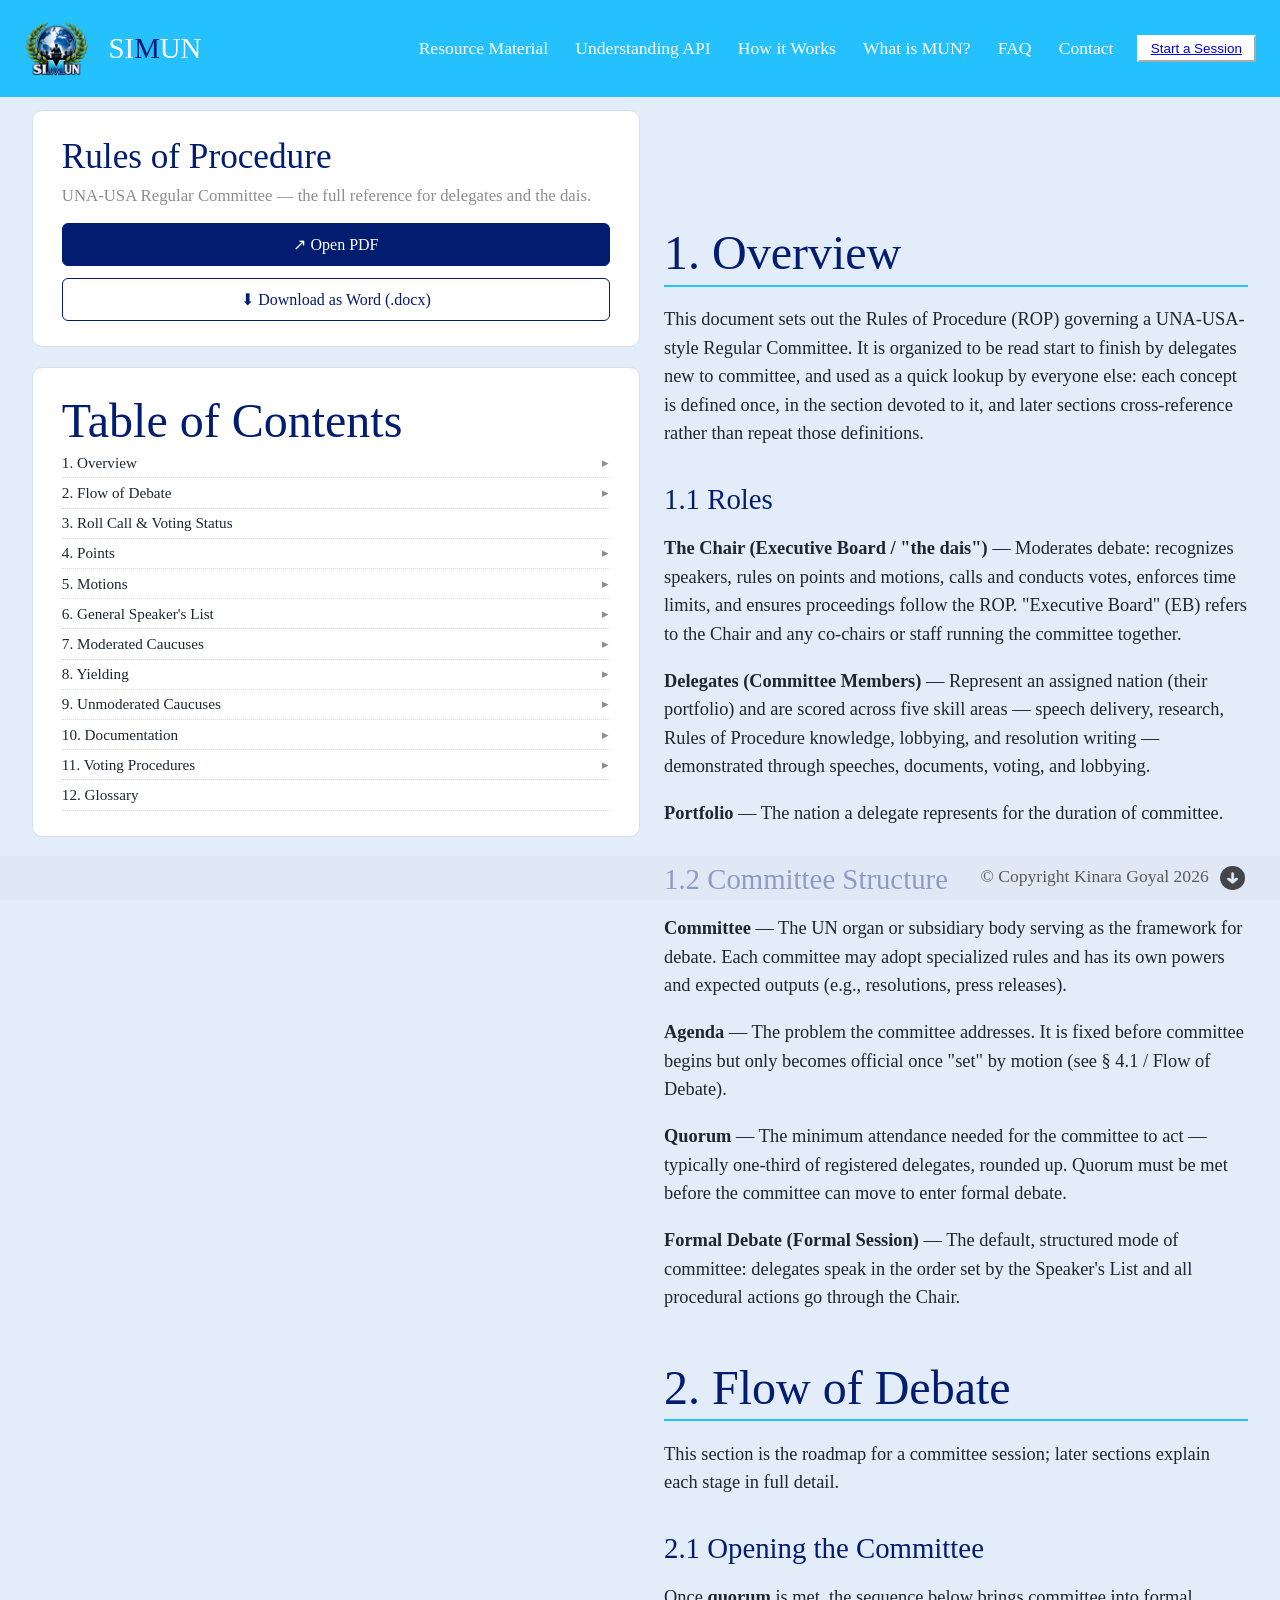
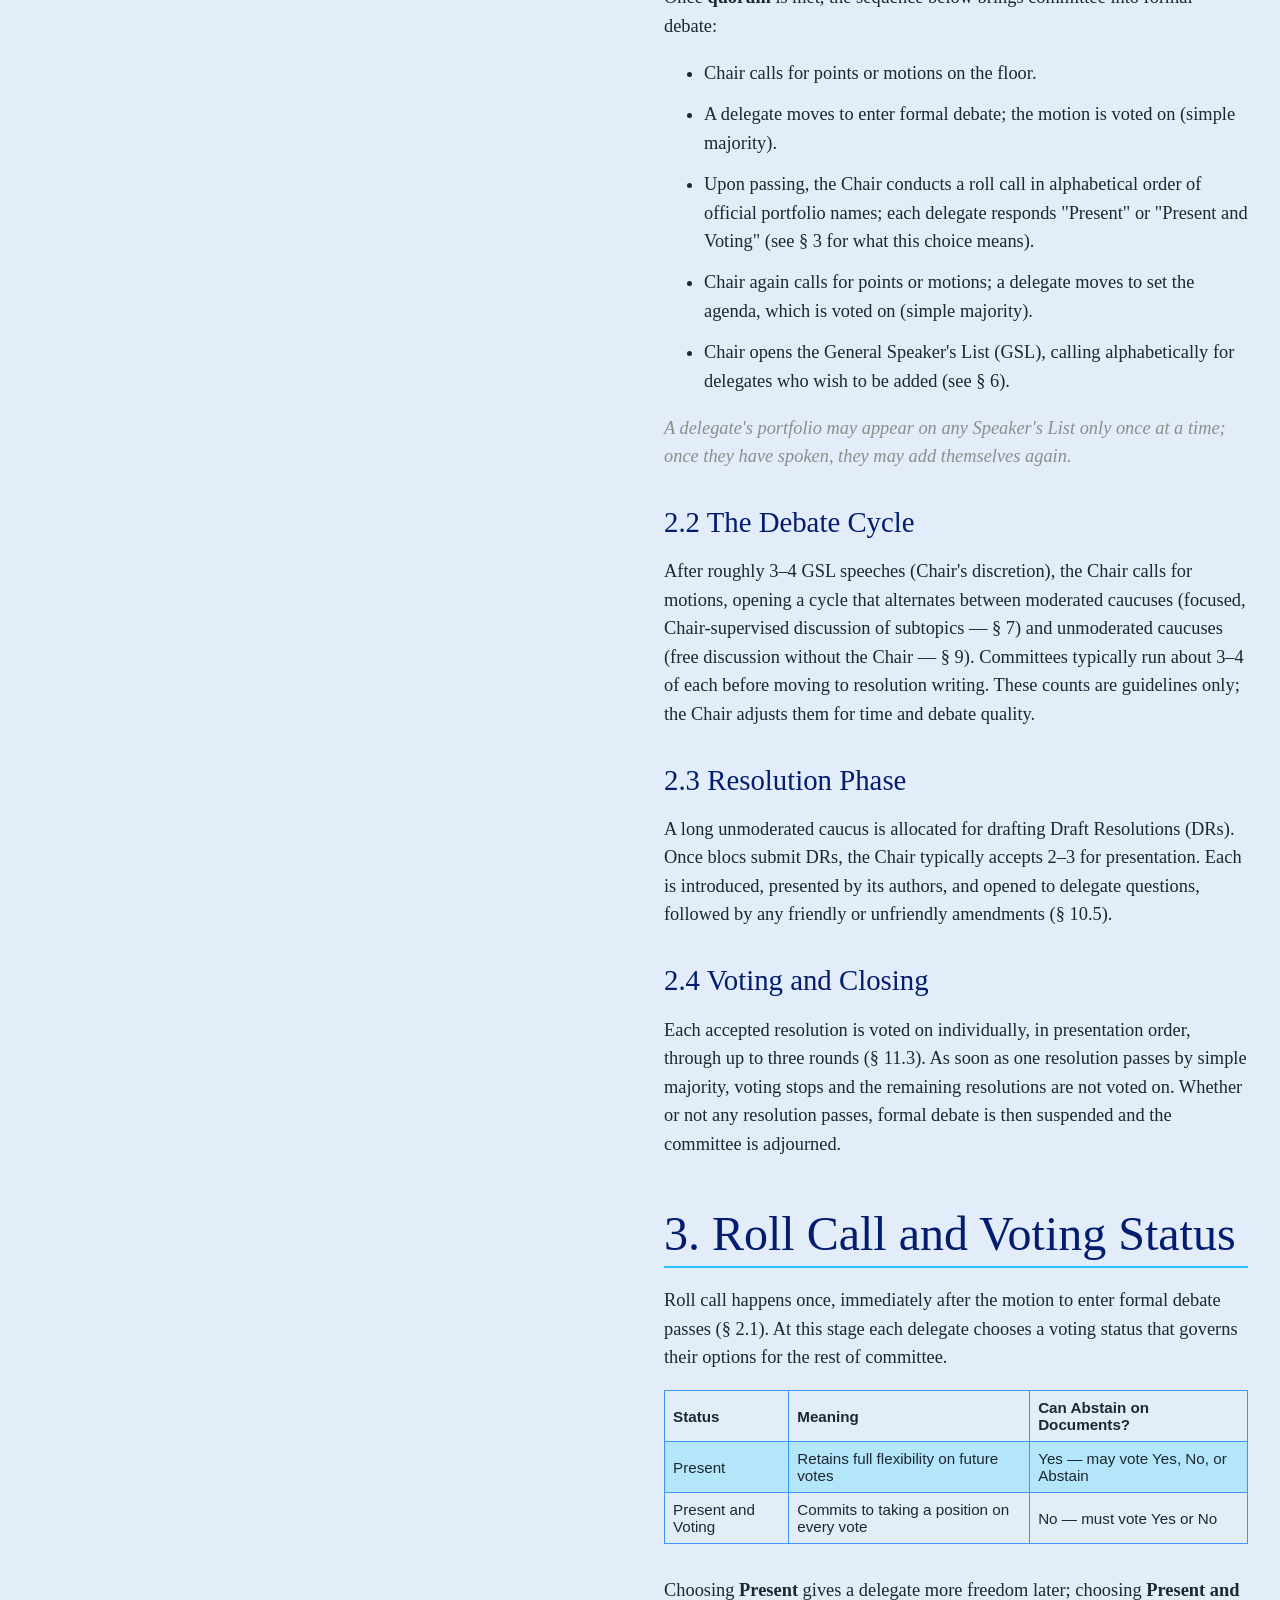
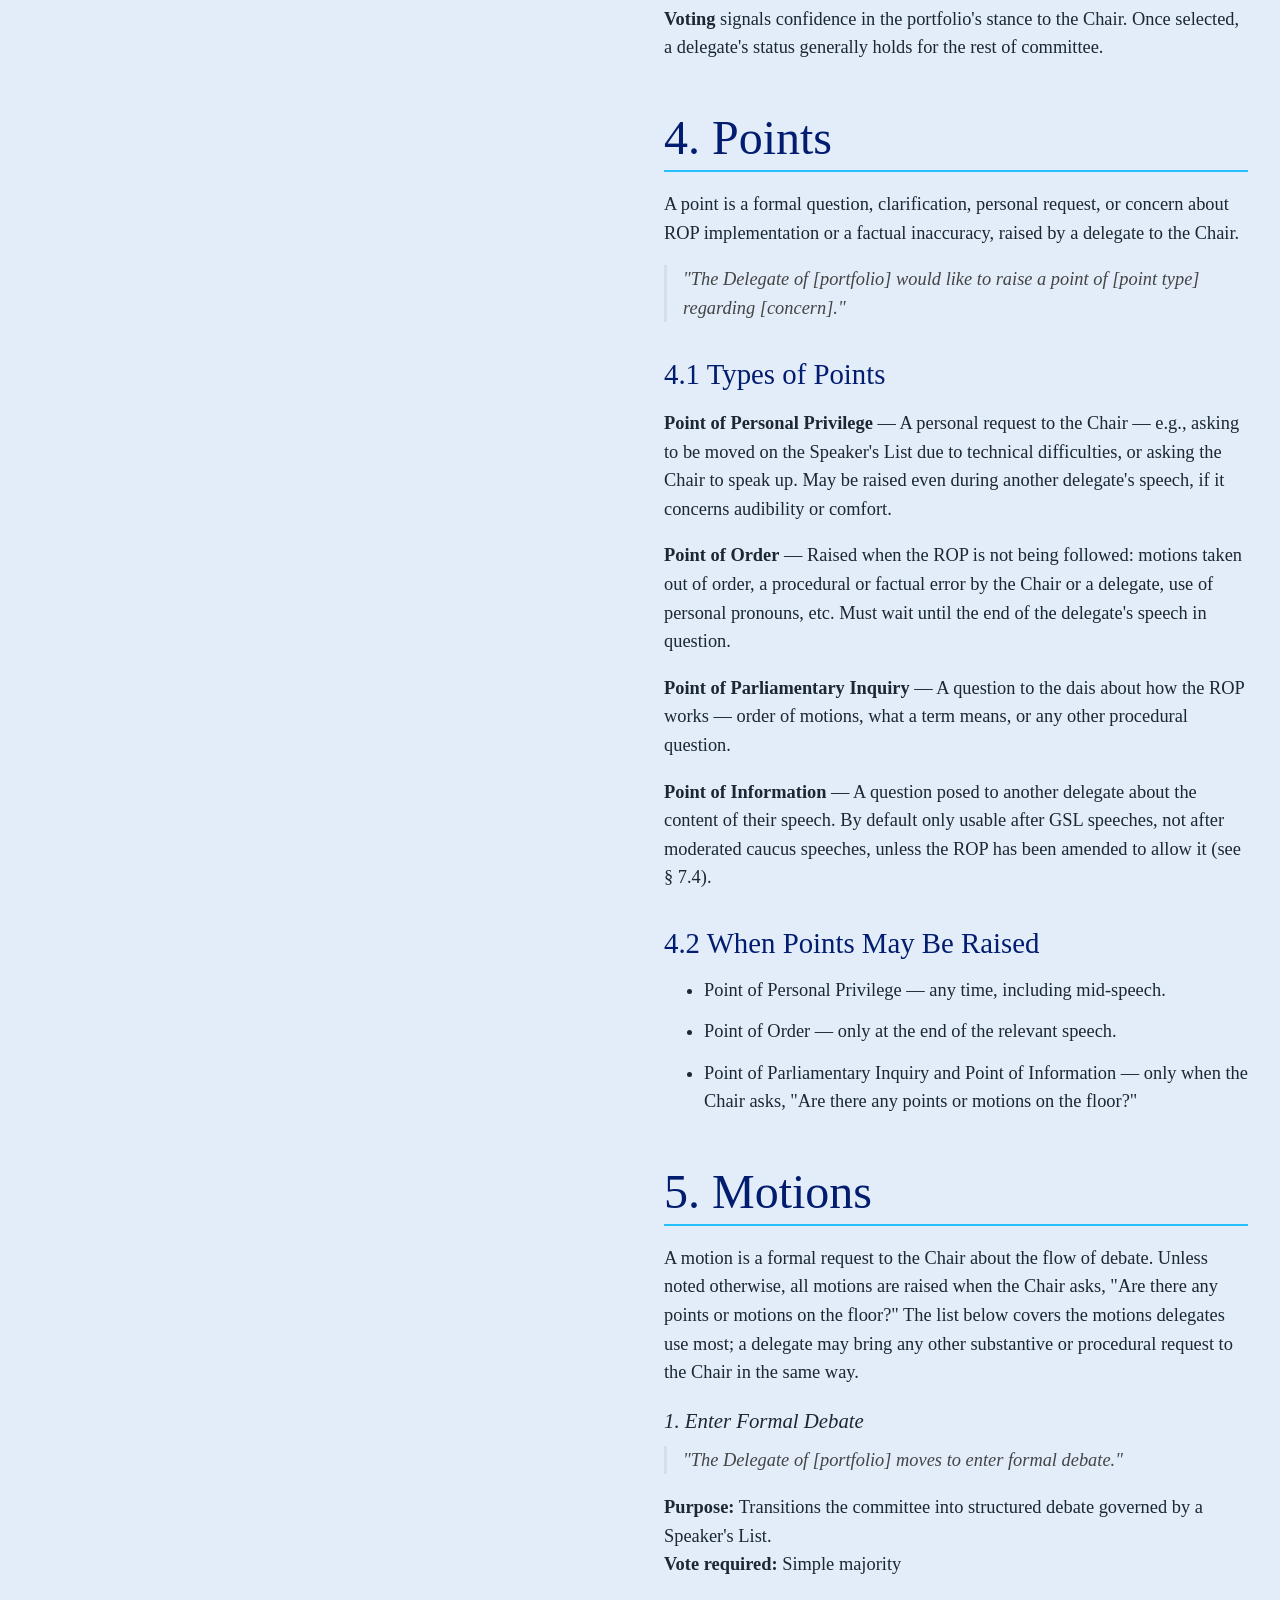
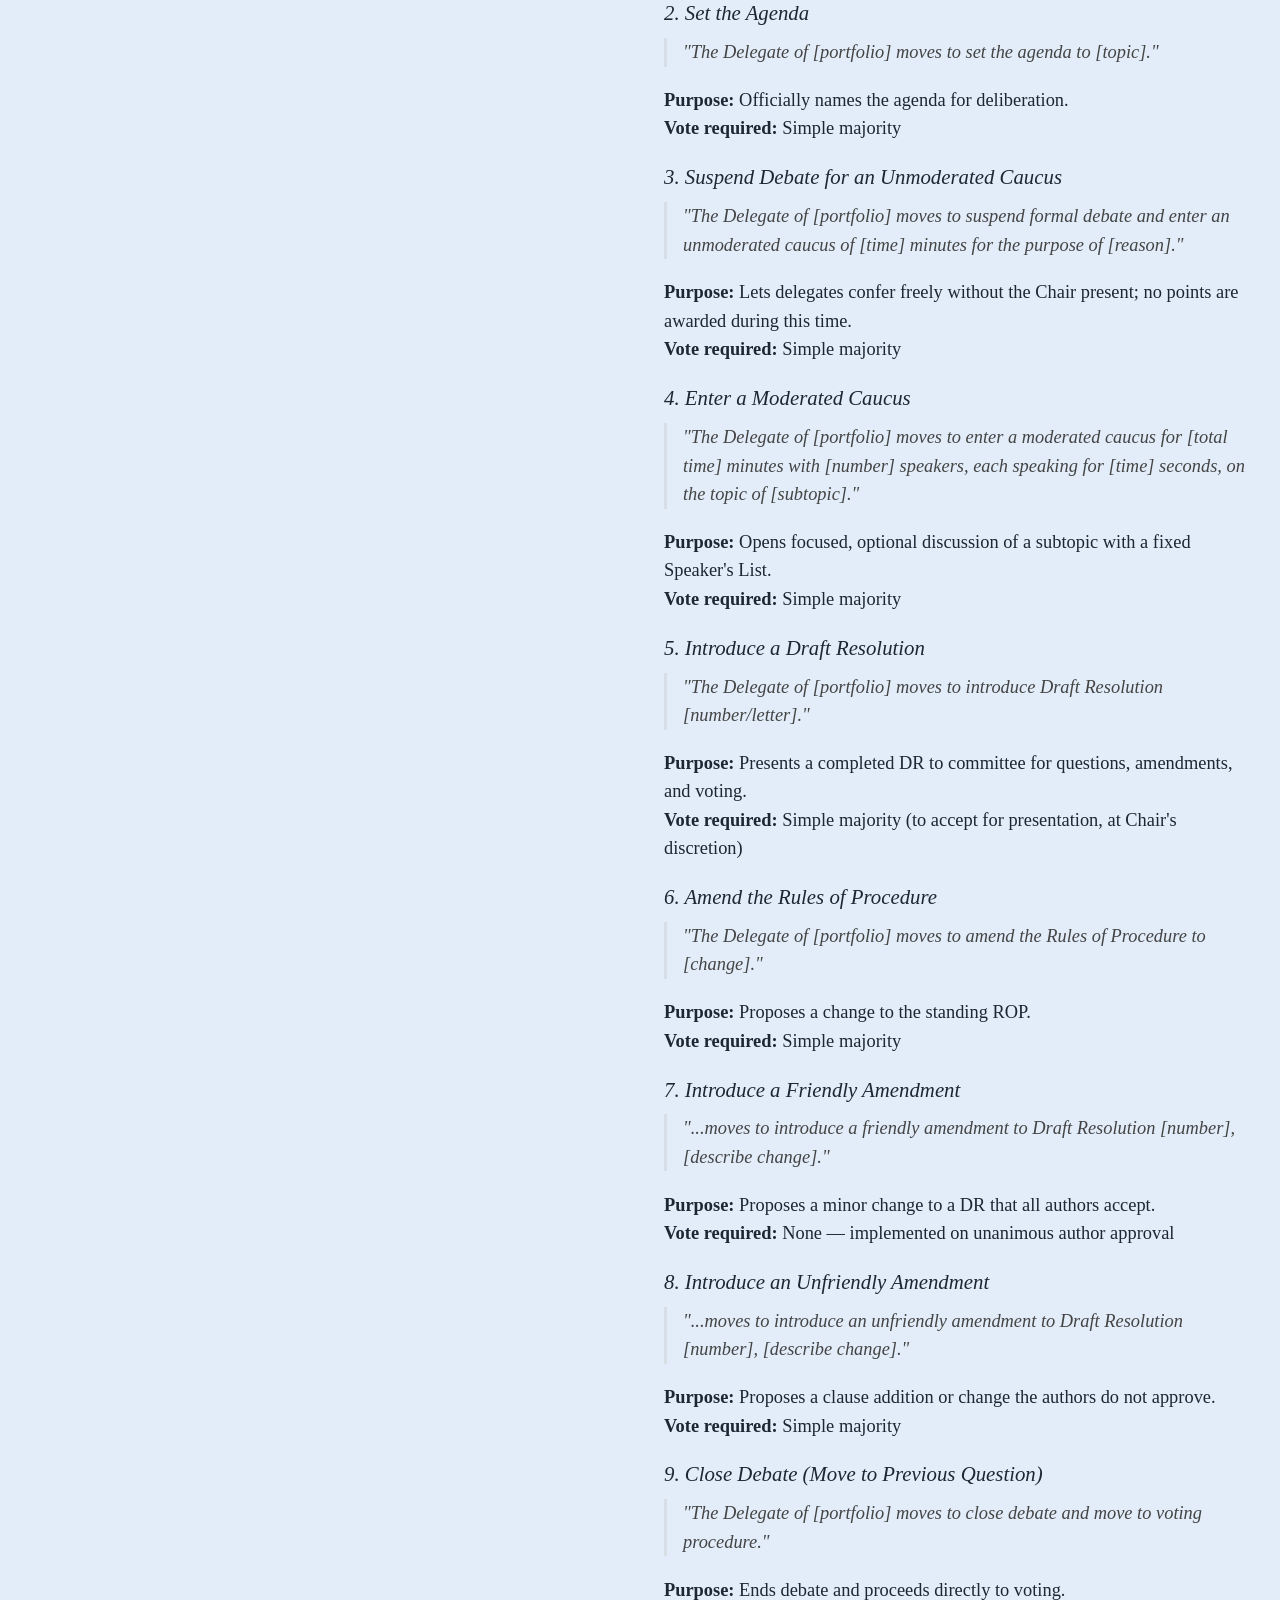
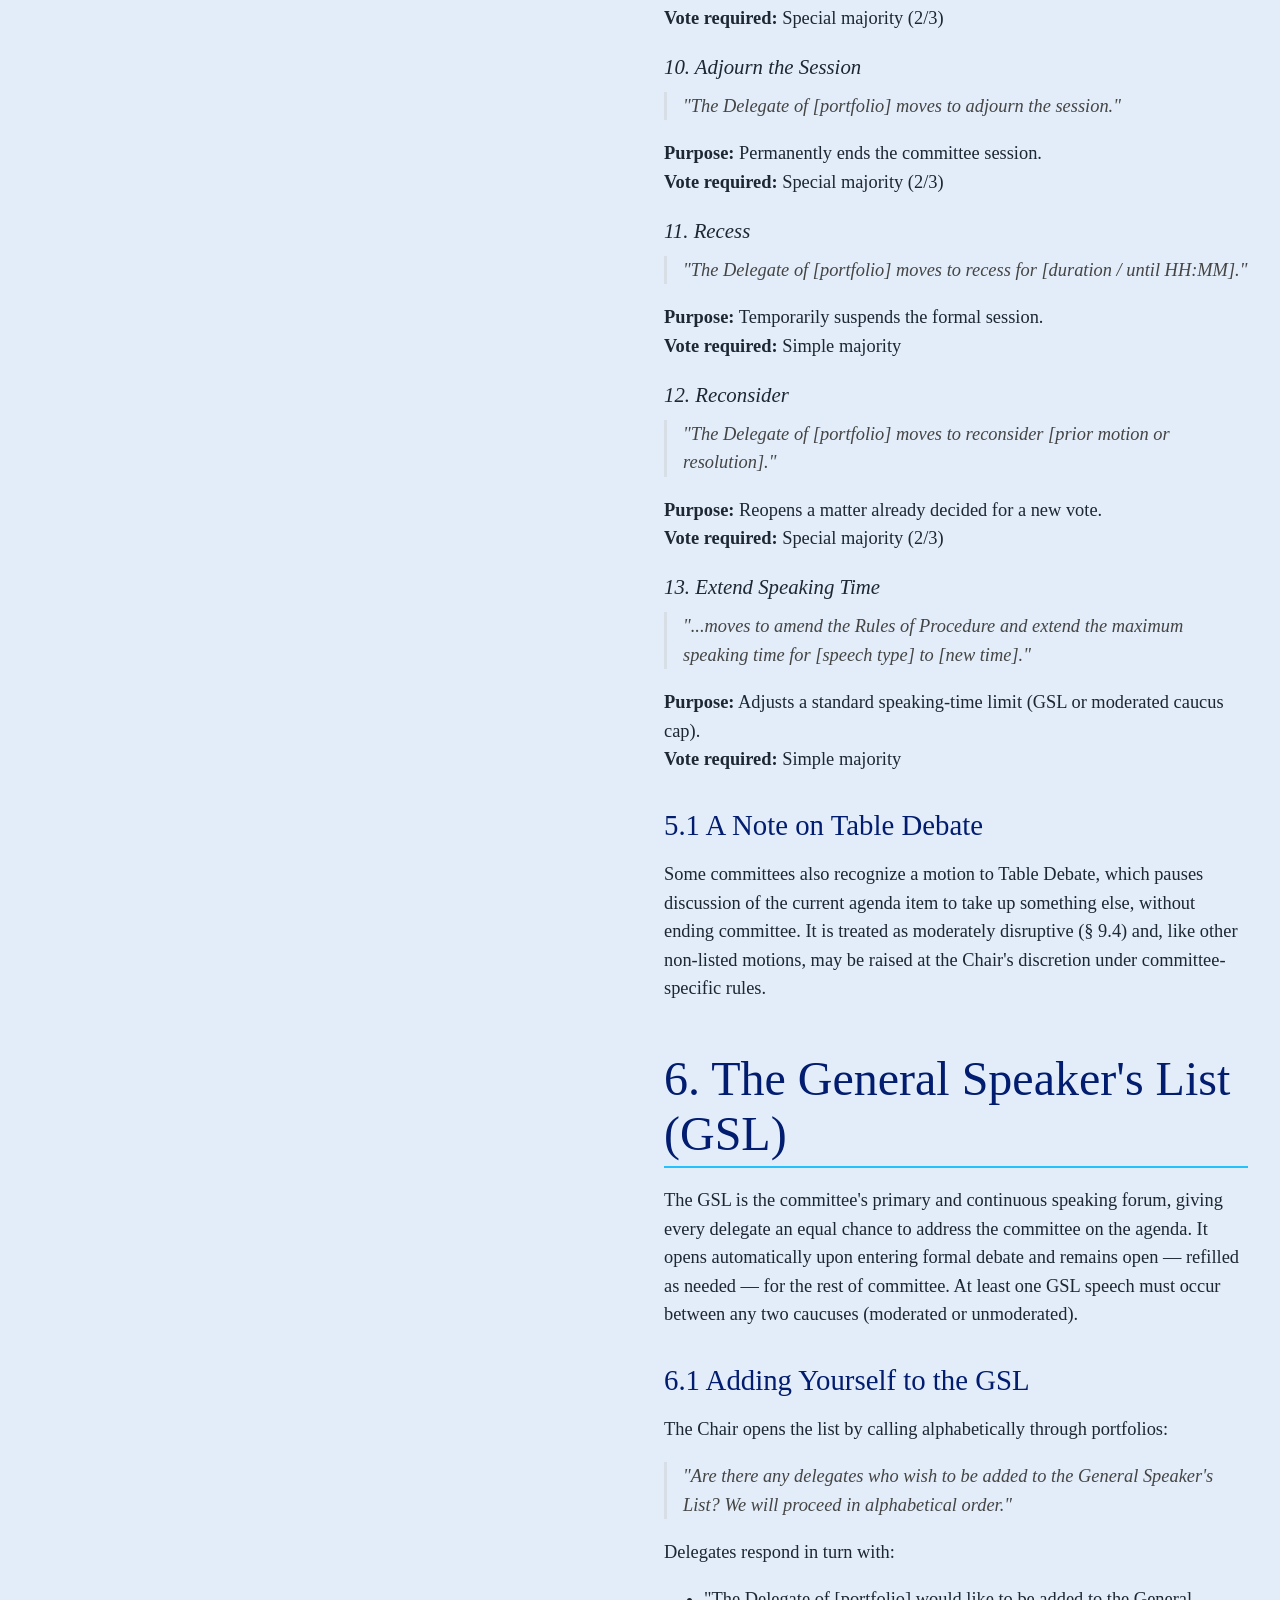
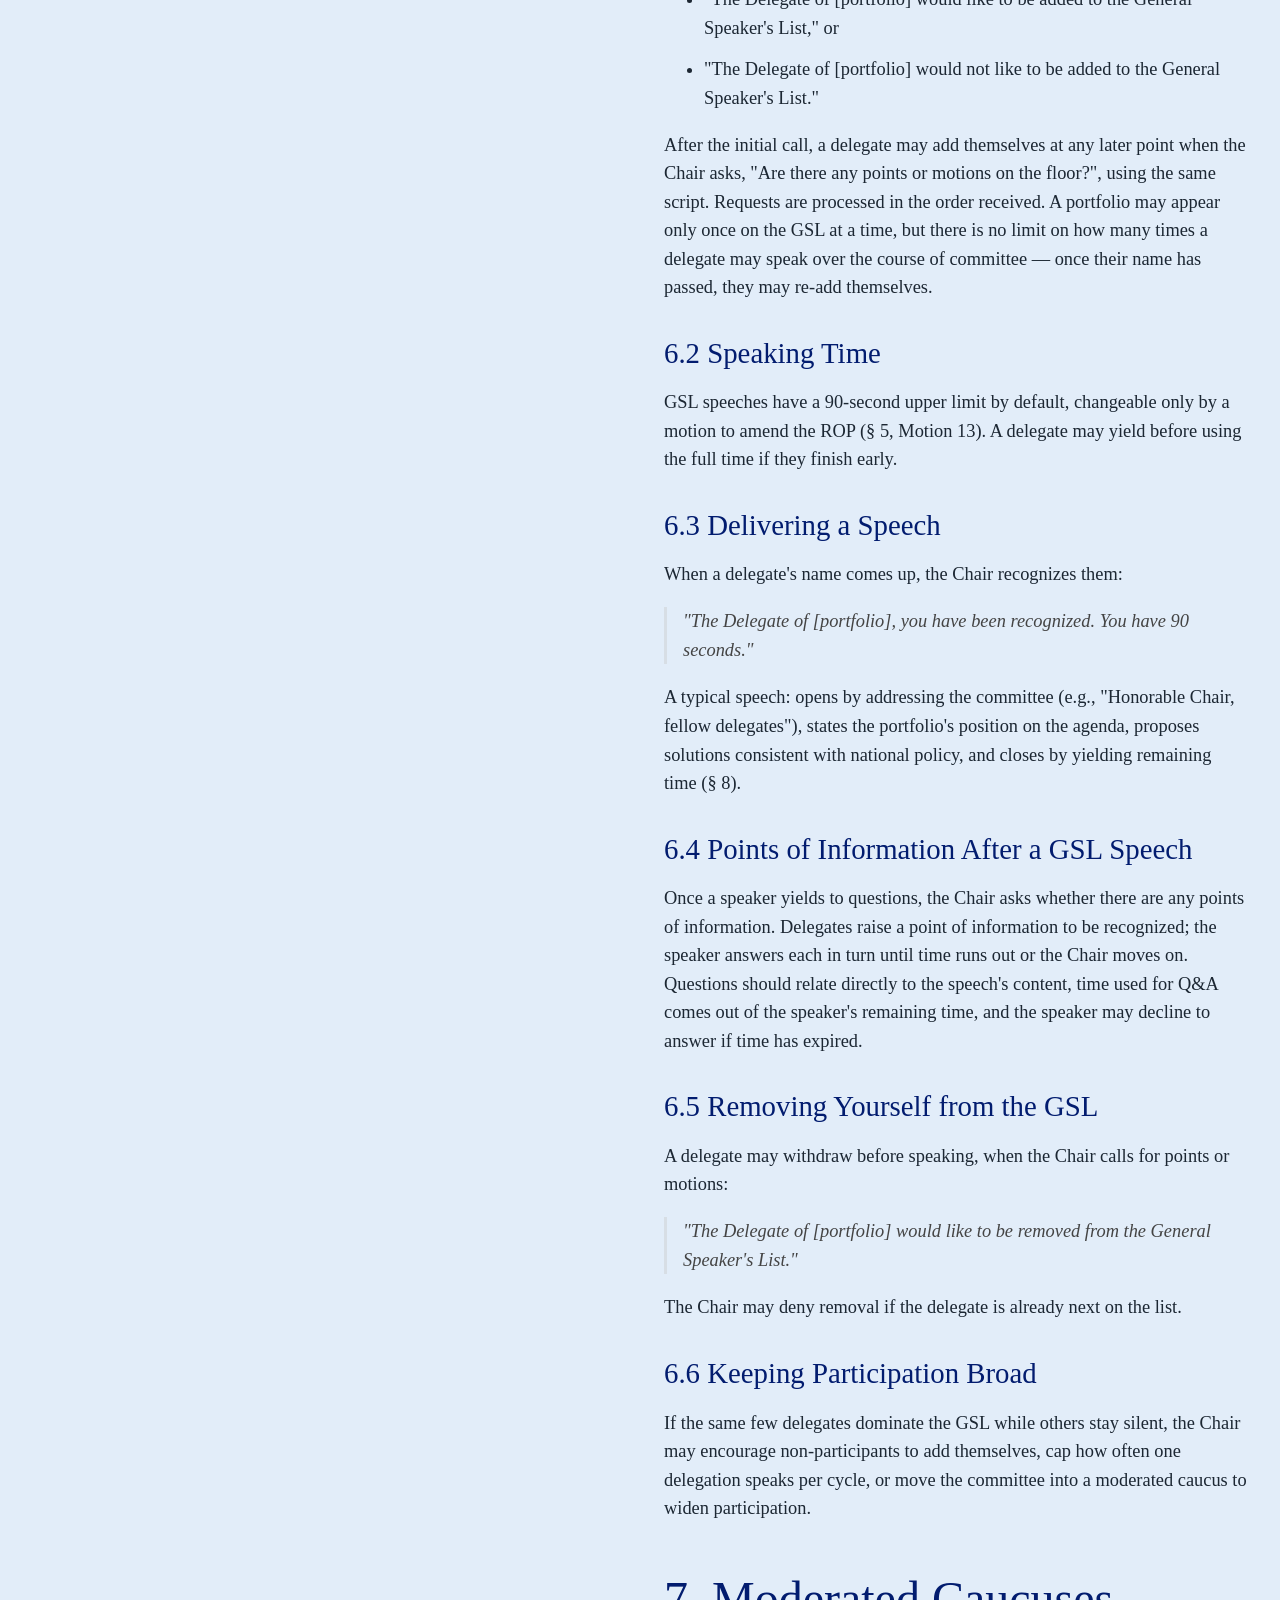
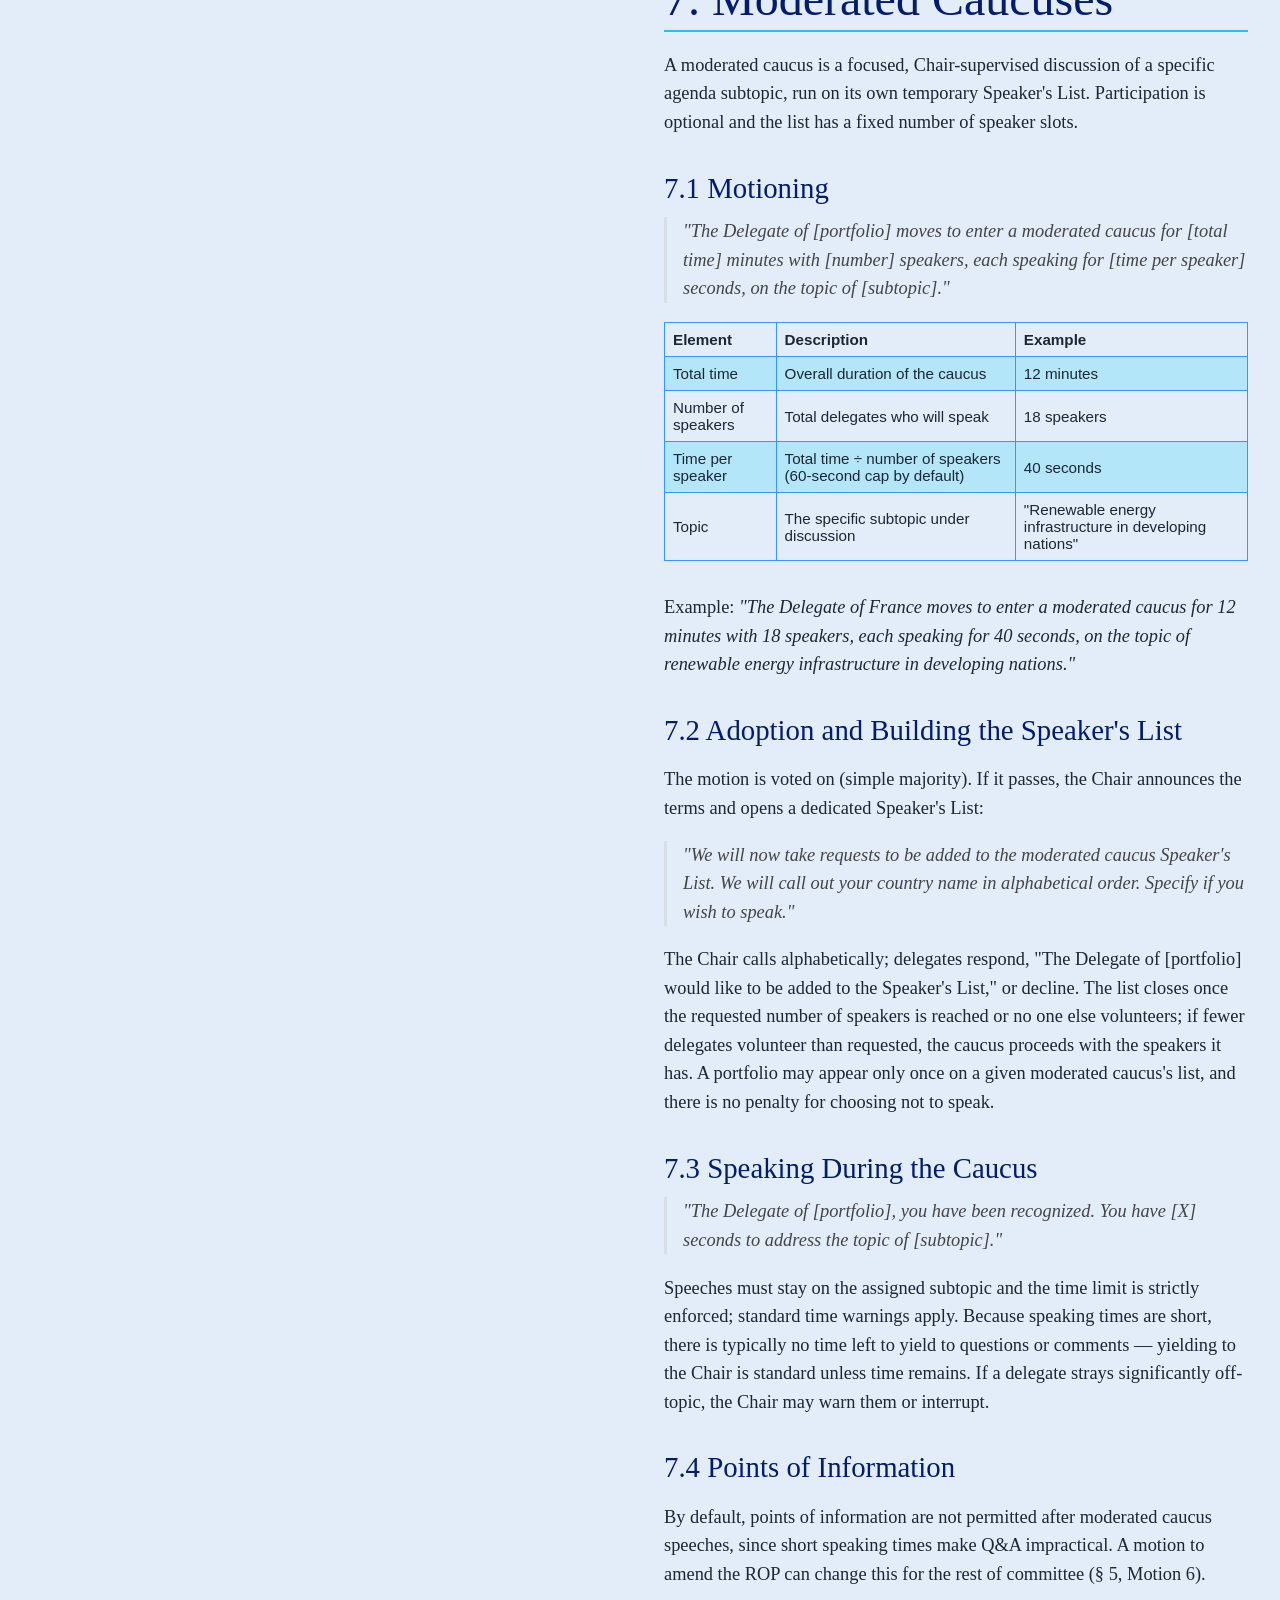
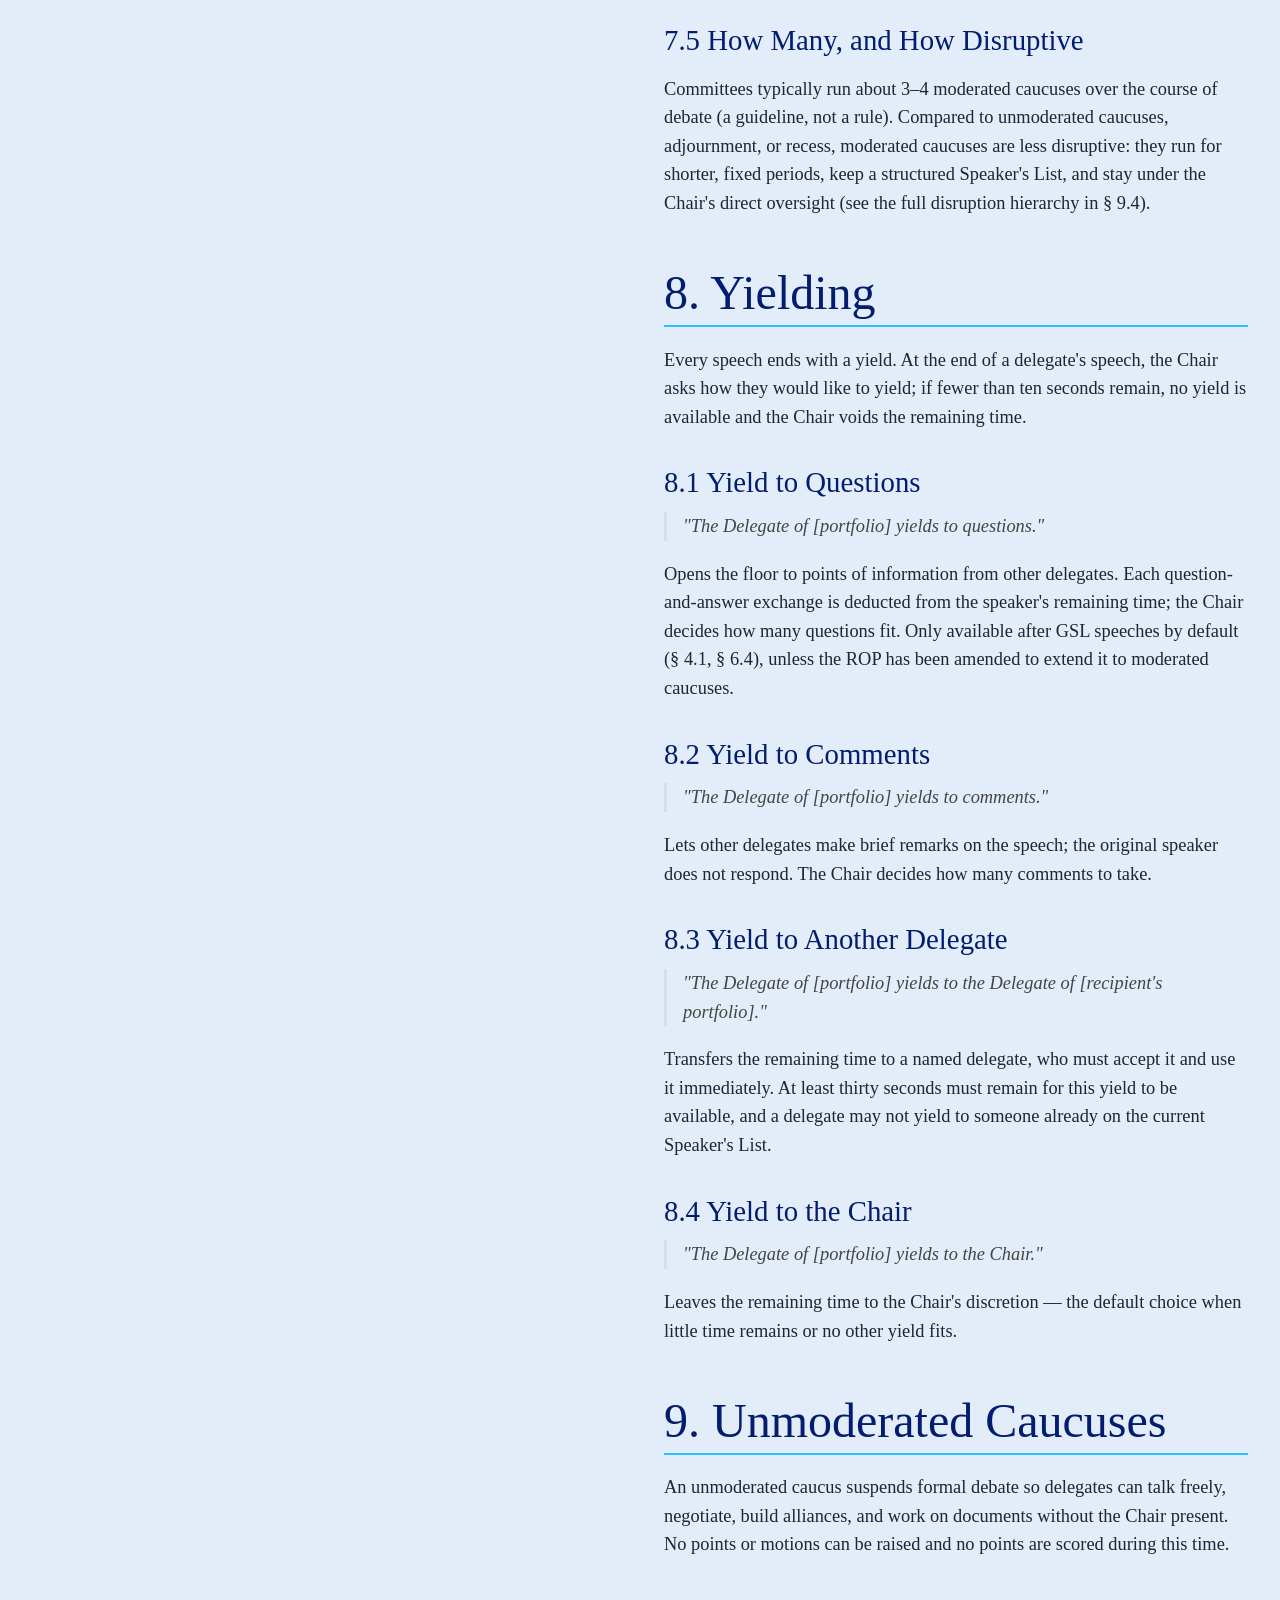
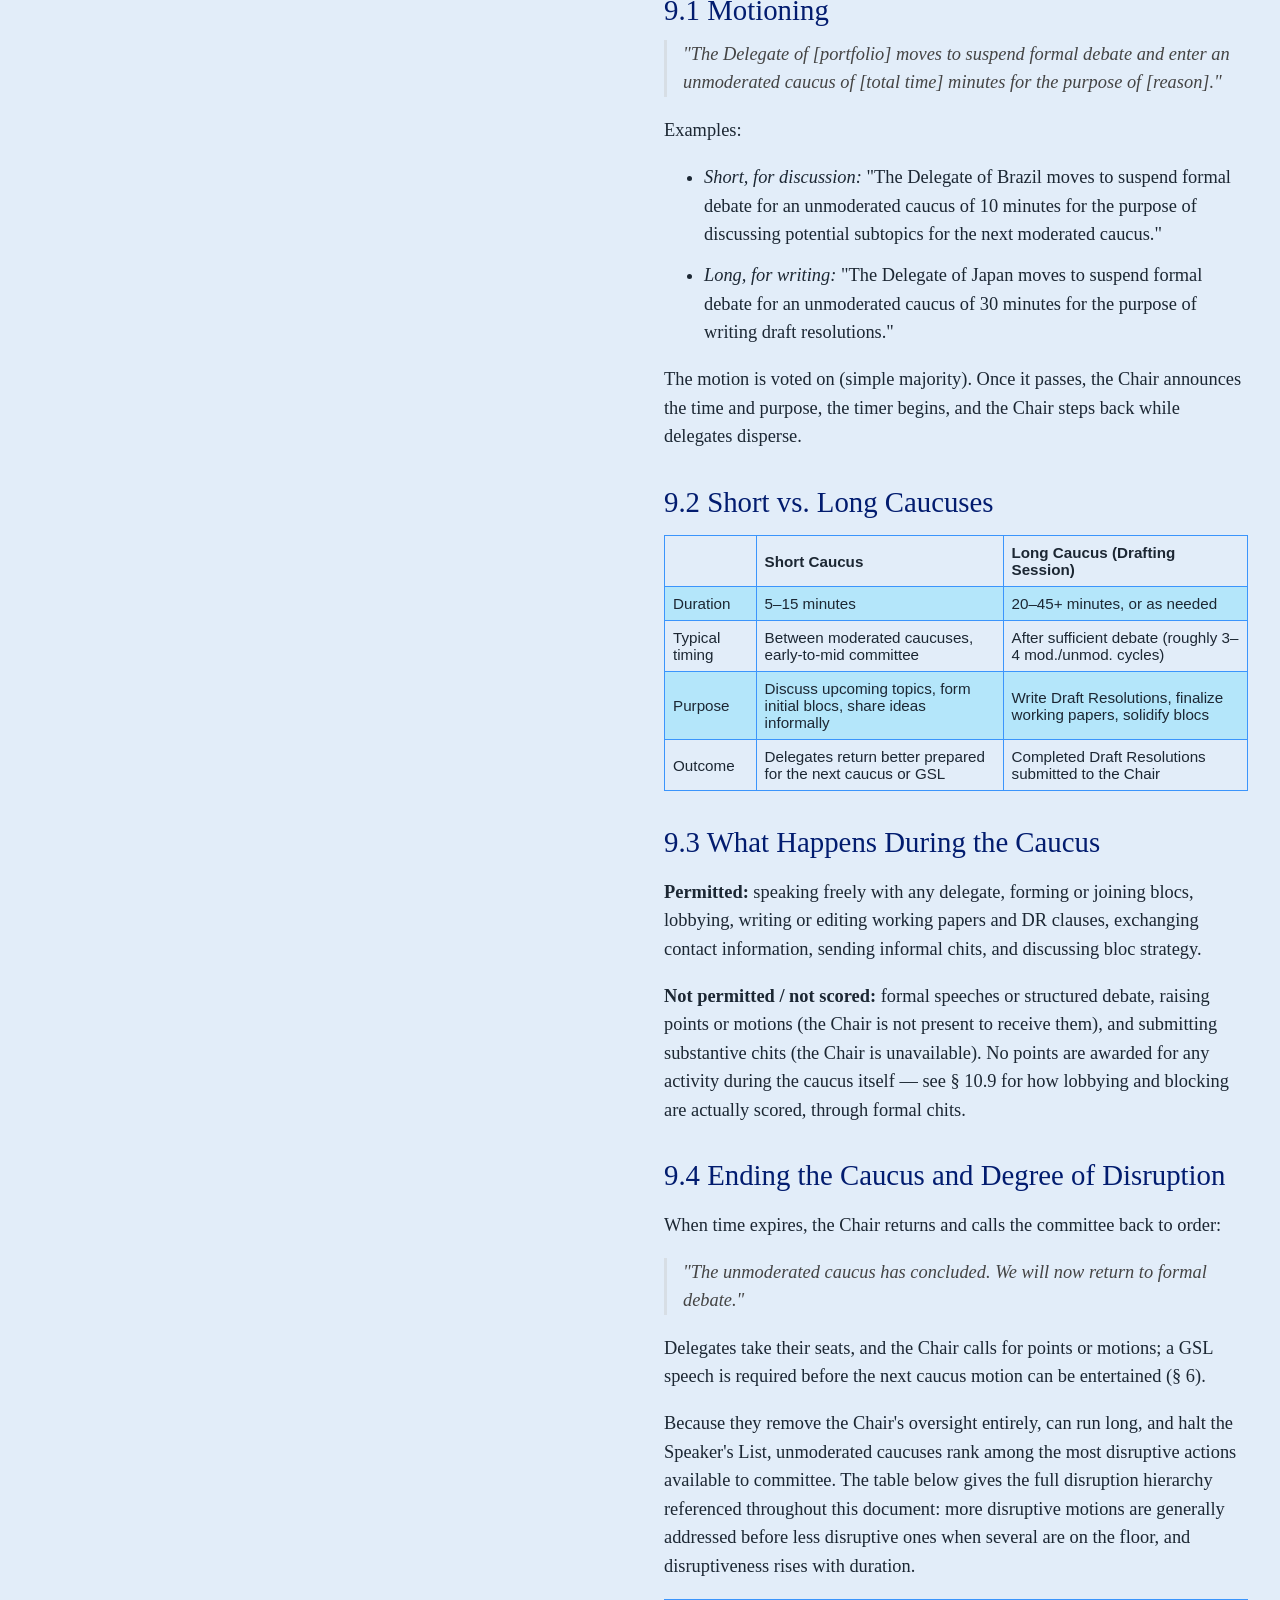
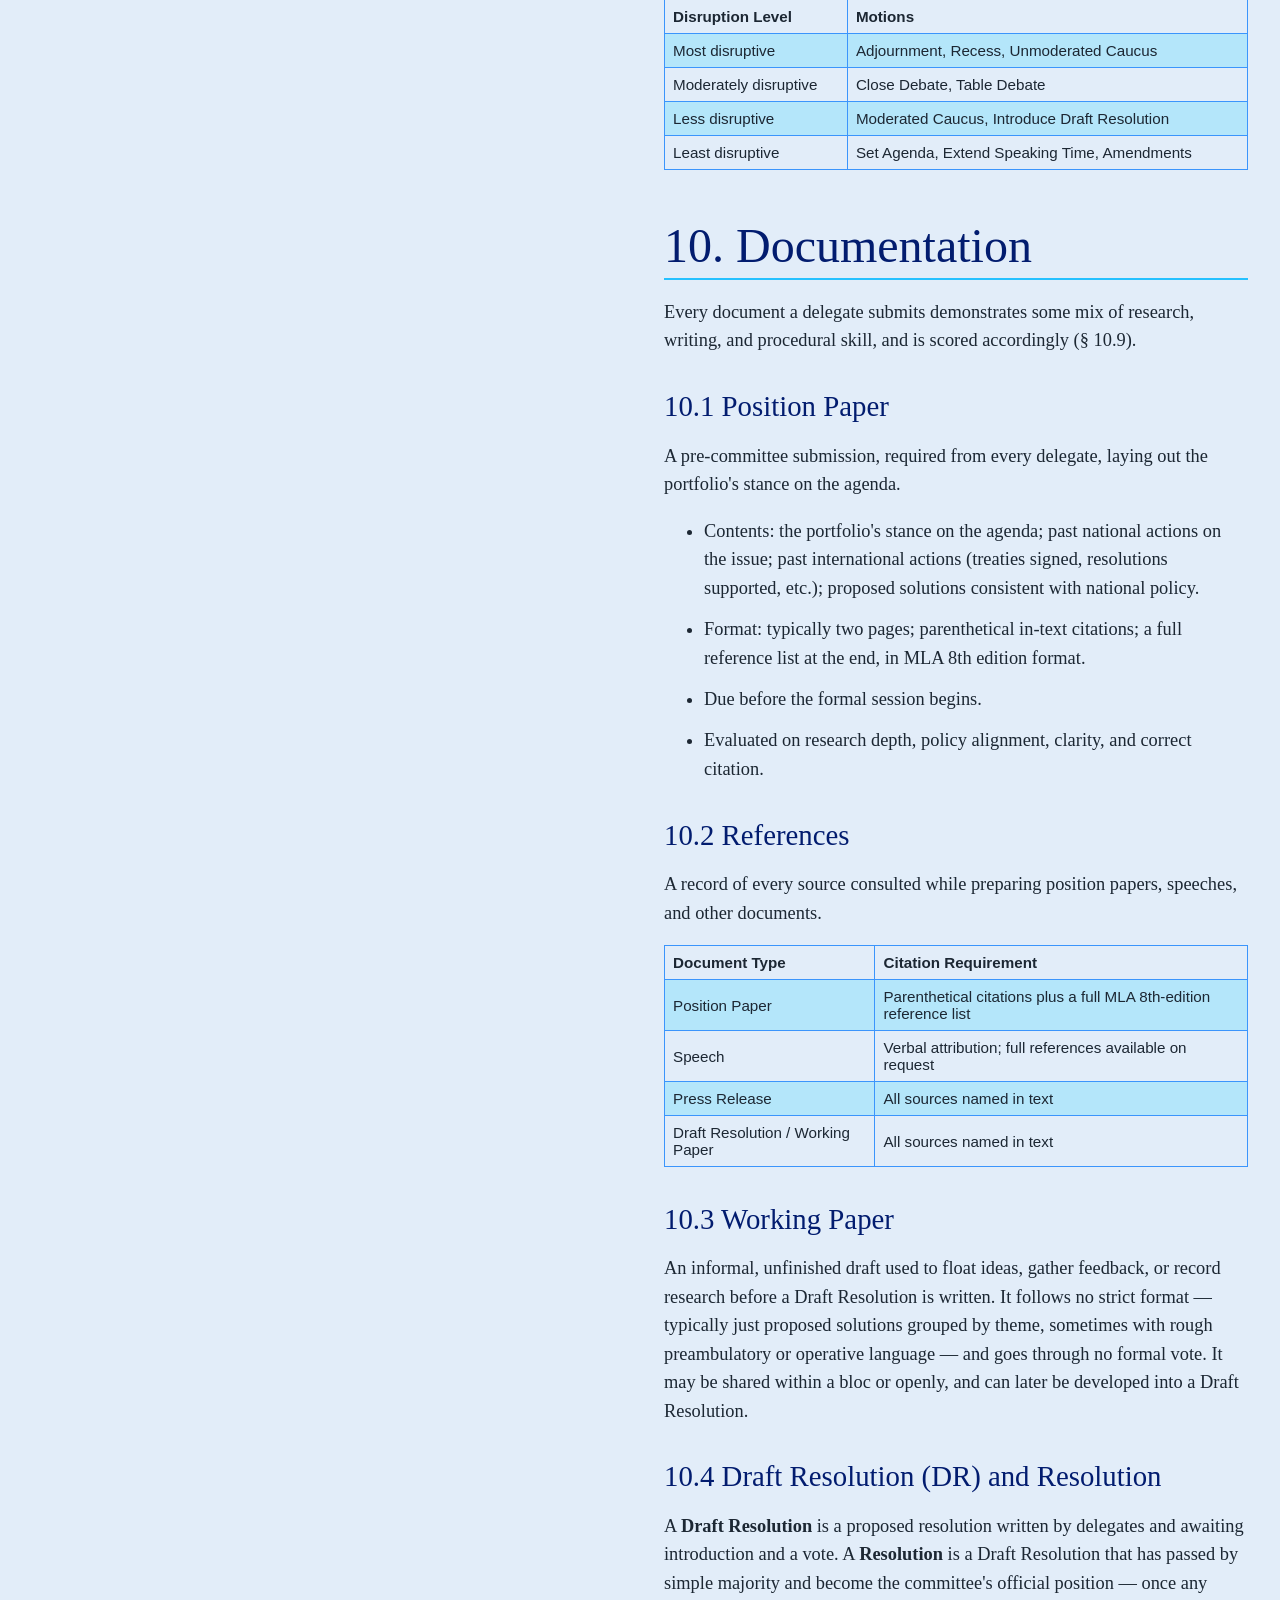
<file: rules_of_procedure.html>
<!DOCTYPE html>
<html lang="en">
<head>
  <meta charset="UTF-8">
  <link rel="stylesheet" href="design.css">
  <title>SIMUN - Rules of Procedure</title>
  <link rel="icon" type="image/png" href="logo2.png">
  <style>
    /* Desktop / Landscape Sticky Sidebar */
    @media (orientation: landscape) {
      .ropPage .imageContainer {
        position: sticky;
        top: 110px !important;
        height: calc(100vh - 100px) !important;
      }
    /* Base Styles */
    .ropPage .imageContainer {
      flex-direction: column;
      align-items: flex-start !important;
      justify-content: flex-start;
      gap: 1.2rem;
      padding-top: 0;
    }
    .ropPanel {
      width: 100%;
      background: var(--card);
      border: 1px solid var(--border);
      border-radius: 10px;
      padding: 1.6rem 1.8rem;
    }
    .ropPanel h1 {
      font-size: clamp(1.5rem, 2vw + 1rem, 2.2rem) !important;
      margin-bottom: 0.6rem !important;
    }
    .ropPanel p {
      font-size: clamp(0.9rem, 0.4vw + 0.75rem, 1.05rem) !important;
      color: var(--note);
      margin-top: 0;
    }
    .ropDownloads {
      display: flex;
      flex-direction: column;
      gap: 0.7rem;
      margin-top: 1rem;
    }
    .ropDownloads a {
      font-family: Georgia, "Times New Roman", serif;
      font-size: 1rem;
      padding: 0.7em 1em;
      border-radius: 6px;
      border: 1px solid var(--un-blue-dark);
      background: var(--un-blue-dark);
      color: #fff;
      text-decoration: none;
      cursor: pointer;
      display: flex;
      align-items: center;
      justify-content: center;
      gap: 0.5em;
    }
    .ropDownloads a.secondary {
      background: #fff;
      color: var(--un-blue-dark);
    }
    .ropDownloads a:hover {
      opacity: 0.85;
    }
    .ropNav {
      width: 100%;
      max-height: 75vh;
      overflow-y: auto;
      font-size: 0.95rem;
    }
    .ropNav > a,
    .ropNav .tocGroup summary {
      display: block;
      color: var(--ink);
      text-decoration: none;
      padding: 0.35rem 0;
      border-bottom: 1px dotted var(--border);
      cursor: pointer;
    }
    .ropNav > a:hover,
    .ropNav .tocGroup summary:hover { color: var(--un-blue-dark); text-decoration: underline; }
    .ropNav .tocGroup {
      border-bottom: 1px dotted var(--border);
    }
    .ropNav .tocGroup summary {
      border-bottom: none;
      list-style: none;
      position: relative;
      padding-right: 1.2rem;
    }
    .ropNav .tocGroup summary::-webkit-details-marker { display: none; }
    .ropNav .tocGroup summary::after {
      content: '▸';
      position: absolute;
      right: 0.1rem;
      top: 50%;
      transform: translateY(-50%);
      font-size: 0.8rem;
      color: var(--note);
      transition: transform 0.15s ease;
    }
    .ropNav .tocGroup[open] summary::after {
      transform: translateY(-50%) rotate(90deg);
    }
    .ropNav .tocGroup summary a {
      color: inherit;
      text-decoration: none;
    }
    .ropNav .tocSub {
      list-style: none;
      margin: 0;
      padding: 0 0 0.4rem 0.9rem;
    }
    .ropNav .tocSub li {
      border-bottom: none;
    }
    .ropNav .tocSub a {
      display: block;
      padding: 0.2rem 0;
      color: var(--note);
      text-decoration: none;
      font-size: 0.88rem;
    }
    .ropNav .tocSub a:hover {
      color: var(--un-blue-dark);
      text-decoration: underline;
    }

    .ropContent h1 {
      border-bottom: 2px solid var(--un-blue);
      padding-bottom: 0.3rem;
      margin-top: 3rem;
    }
    .ropContent h2 {
      font-size: clamp(1.3rem, 1.5vw + 0.9rem, 1.8rem) !important;
      color: var(--un-blue-dark);
      margin-top: 2.2rem;
    }
    .ropContent h3 {
      font-size: clamp(1.05rem, 1vw + 0.7rem, 1.3rem) !important;
      color: var(--ink);
      font-style: italic;
      margin-top: 1.4rem;
      margin-bottom: 0.4rem;
    }
    .ropContent p, .ropContent li {
      font-size: clamp(0.95rem, 0.4vw + 0.85rem, 1.15rem) !important;
      line-height: 1.55;
    }
    .ropContent .script {
      font-style: italic;
      border-left: 3px solid var(--border);
      padding-left: 1rem;
      margin: 0.8rem 0 1.2rem 0;
      color: #444;
    }
    .ropContent table {
      margin: 1rem 0 2rem 0;
      font-size: 0.95rem;
    }
    .ropContent .note {
      color: var(--note);
      font-style: italic;
    }

    /* Portrait View Fixes */
    @media (orientation: portrait) {
      .ropPage .pageRow {
        flex-direction: column;
        padding: 0 1rem;
      }
      .ropPage .imageContainer {
        position: static !important;
        height: auto !important;
        top: auto !important;
        width: 100% !important;
      }
      .ropNav {
        max-height: 35vh; /* Caps TOC height in portrait so main content remains visible */
      }
      .ropContent h1:first-of-type {
        margin-top: 1.5rem;
      }
    }
  </style>
</head>
<!-- Google tag (gtag.js) -->
<script async src="https://www.googletagmanager.com/gtag/js?id=G-JHM4TJRWF3"></script>
<script>
  window.dataLayer = window.dataLayer || [];
  function gtag(){dataLayer.push(arguments);}
  gtag('js', new Date());

  gtag('config', 'G-JHM4TJRWF3');
</script>

<body class="ropPage">
  <div id="header">
    <span><a href="index.html"><img src="logo2.png"></a></span>
    <span><a href="index.html" class="nameHomepageLink"><p class="title">SI<span style="color:var(--un-blue-dark)">M</span>UN</p></a></span>
    <span class="dropdown">
      <button class="menu">Resource Material</button>
      <span class="dropdown-content">
        <a href="rules_of_procedure.html">Rules Of Procedure</a>
        <a href="sample_position_paper.html">Sample Position Paper</a>
        <a href="draft_resolution_template.html">Draft Resolution Template</a>
        <a href="sample_speeches.html">Sample Speeches</a>
      </span>
    </span>
    <span><a class="menu" href="api-info.html">Understanding API</a></span>
    <span><a class="menu" href="how-it-works.html">How it Works</a></span>
    <span><a class="menu" href="what-is-mun.html">What is MUN?</a></span>
    <span><a class="menu" href="faq.html">FAQ</a></span>
    <span><a class="menu" href="contact.html">Contact</a></span>
    <span><button><a href="simulation.html" class="newSession">Start a Session</a></button></span>
  </div>

  <div class="pageRow">
    <div class="imageContainer">
      <div class="ropPanel">
        <h1>Rules of Procedure</h1>
        <p>UNA-USA Regular Committee — the full reference for delegates and the dais.</p>
        <div class="ropDownloads">
          <a id="downloadPdf" href="Rules_Of_Procedure_Regular_Committee.pdf" target="_blank" rel="noopener">↗ Open PDF</a>
          <a id="downloadDocx" class="secondary" href="Rules_Of_Procedure_Regular_Committee.docx" download="Rules_Of_Procedure_Regular_Committee.docx">⬇ Download as Word (.docx)</a>
        </div>
      </div>
      <div class="ropPanel ropNav">
        <h2>Table of Contents</h2>
        <details class="tocGroup">
          <summary><a href="#overview">1. Overview</a></summary>
          <ul class="tocSub">
            <li><a href="#sec-1-1">1.1 Roles</a></li>
            <li><a href="#sec-1-2">1.2 Committee Structure</a></li>
          </ul>
        </details>
        <details class="tocGroup">
          <summary><a href="#flow">2. Flow of Debate</a></summary>
          <ul class="tocSub">
            <li><a href="#sec-2-1">2.1 Opening the Committee</a></li>
            <li><a href="#sec-2-2">2.2 The Debate Cycle</a></li>
            <li><a href="#sec-2-3">2.3 Resolution Phase</a></li>
            <li><a href="#sec-2-4">2.4 Voting and Closing</a></li>
          </ul>
        </details>
        <a class="tocTop" href="#rollcall">3. Roll Call &amp; Voting Status</a>
        <details class="tocGroup">
          <summary><a href="#points">4. Points</a></summary>
          <ul class="tocSub">
            <li><a href="#sec-4-1">4.1 Types of Points</a></li>
            <li><a href="#sec-4-2">4.2 When Points May Be Raised</a></li>
          </ul>
        </details>
        <details class="tocGroup">
          <summary><a href="#motions">5. Motions</a></summary>
          <ul class="tocSub">
            <li><a href="#sec-5-1">5.1 A Note on Table Debate</a></li>
          </ul>
        </details>
        <details class="tocGroup">
          <summary><a href="#gsl">6. General Speaker's List</a></summary>
          <ul class="tocSub">
            <li><a href="#sec-6-1">6.1 Adding Yourself to the GSL</a></li>
            <li><a href="#sec-6-2">6.2 Speaking Time</a></li>
            <li><a href="#sec-6-3">6.3 Delivering a Speech</a></li>
            <li><a href="#sec-6-4">6.4 Points of Information After a GSL Speech</a></li>
            <li><a href="#sec-6-5">6.5 Removing Yourself from the GSL</a></li>
            <li><a href="#sec-6-6">6.6 Keeping Participation Broad</a></li>
          </ul>
        </details>
        <details class="tocGroup">
          <summary><a href="#modcaucus">7. Moderated Caucuses</a></summary>
          <ul class="tocSub">
            <li><a href="#sec-7-1">7.1 Motioning</a></li>
            <li><a href="#sec-7-2">7.2 Adoption and Building the Speaker's List</a></li>
            <li><a href="#sec-7-3">7.3 Speaking During the Caucus</a></li>
            <li><a href="#sec-7-4">7.4 Points of Information</a></li>
            <li><a href="#sec-7-5">7.5 How Many, and How Disruptive</a></li>
          </ul>
        </details>
        <details class="tocGroup">
          <summary><a href="#yielding">8. Yielding</a></summary>
          <ul class="tocSub">
            <li><a href="#sec-8-1">8.1 Yield to Questions</a></li>
            <li><a href="#sec-8-2">8.2 Yield to Comments</a></li>
            <li><a href="#sec-8-3">8.3 Yield to Another Delegate</a></li>
            <li><a href="#sec-8-4">8.4 Yield to the Chair</a></li>
          </ul>
        </details>
        <details class="tocGroup">
          <summary><a href="#unmodcaucus">9. Unmoderated Caucuses</a></summary>
          <ul class="tocSub">
            <li><a href="#sec-9-1">9.1 Motioning</a></li>
            <li><a href="#sec-9-2">9.2 Short vs. Long Caucuses</a></li>
            <li><a href="#sec-9-3">9.3 What Happens During the Caucus</a></li>
            <li><a href="#sec-9-4">9.4 Ending the Caucus and Degree of Disruption</a></li>
          </ul>
        </details>
        <details class="tocGroup">
          <summary><a href="#documentation">10. Documentation</a></summary>
          <ul class="tocSub">
            <li><a href="#sec-10-1">10.1 Position Paper</a></li>
            <li><a href="#sec-10-2">10.2 References</a></li>
            <li><a href="#sec-10-3">10.3 Working Paper</a></li>
            <li><a href="#sec-10-4">10.4 Draft Resolution (DR) and Resolution</a></li>
            <li><a href="#sec-10-5">10.5 Amendments</a></li>
            <li><a href="#sec-10-6">10.6 Press Release</a></li>
            <li><a href="#sec-10-7">10.7 Chits</a></li>
            <li><a href="#sec-10-8">10.8 Substantive Chit</a></li>
            <li><a href="#sec-10-9">10.9 How Documents Are Scored</a></li>
          </ul>
        </details>
        <details class="tocGroup">
          <summary><a href="#voting">11. Voting Procedures</a></summary>
          <ul class="tocSub">
            <li><a href="#sec-11-1">11.1 How a Vote Is Conducted</a></li>
            <li><a href="#sec-11-2">11.2 Choosing Present vs. Present and Voting</a></li>
            <li><a href="#sec-11-3">11.3 Voting on Draft Resolutions</a></li>
            <li><a href="#sec-11-4">11.4 Rights of Explanation ("With Rights")</a></li>
            <li><a href="#sec-11-5">11.5 Majority Requirements</a></li>
            <li><a href="#sec-11-6">11.6 Voting on Amendments</a></li>
            <li><a href="#sec-11-7">11.7 Majority Reference Table</a></li>
            <li><a href="#sec-11-8">11.8 After Voting</a></li>
          </ul>
        </details>
        <a class="tocTop" href="#glossary">12. Glossary</a>
      </div>
    </div>

    <div class="pageContent ropContent">

      <h1 id="overview">1. Overview</h1>
      <p>This document sets out the Rules of Procedure (ROP) governing a UNA-USA-style Regular Committee. It is organized to be read start to finish by delegates new to committee, and used as a quick lookup by everyone else: each concept is defined once, in the section devoted to it, and later sections cross-reference rather than repeat those definitions.</p>

      <h2 id="sec-1-1">1.1 Roles</h2>
      <p><b>The Chair (Executive Board / "the dais")</b> — Moderates debate: recognizes speakers, rules on points and motions, calls and conducts votes, enforces time limits, and ensures proceedings follow the ROP. "Executive Board" (EB) refers to the Chair and any co-chairs or staff running the committee together.</p>
      <p><b>Delegates (Committee Members)</b> — Represent an assigned nation (their portfolio) and are scored across five skill areas — speech delivery, research, Rules of Procedure knowledge, lobbying, and resolution writing — demonstrated through speeches, documents, voting, and lobbying.</p>
      <p><b>Portfolio</b> — The nation a delegate represents for the duration of committee.</p>

      <h2 id="sec-1-2">1.2 Committee Structure</h2>
      <p><b>Committee</b> — The UN organ or subsidiary body serving as the framework for debate. Each committee may adopt specialized rules and has its own powers and expected outputs (e.g., resolutions, press releases).</p>
      <p><b>Agenda</b> — The problem the committee addresses. It is fixed before committee begins but only becomes official once "set" by motion (see § 4.1 / Flow of Debate).</p>
      <p><b>Quorum</b> — The minimum attendance needed for the committee to act — typically one-third of registered delegates, rounded up. Quorum must be met before the committee can move to enter formal debate.</p>
      <p><b>Formal Debate (Formal Session)</b> — The default, structured mode of committee: delegates speak in the order set by the Speaker's List and all procedural actions go through the Chair.</p>

      <h1 id="flow">2. Flow of Debate</h1>
      <p>This section is the roadmap for a committee session; later sections explain each stage in full detail.</p>

      <h2 id="sec-2-1">2.1 Opening the Committee</h2>
      <p>Once <b>quorum</b> is met, the sequence below brings committee into formal debate:</p>
      <ul>
        <li>Chair calls for points or motions on the floor.</li>
        <li>A delegate moves to enter formal debate; the motion is voted on (simple majority).</li>
        <li>Upon passing, the Chair conducts a roll call in alphabetical order of official portfolio names; each delegate responds "Present" or "Present and Voting" (see § 3 for what this choice means).</li>
        <li>Chair again calls for points or motions; a delegate moves to set the agenda, which is voted on (simple majority).</li>
        <li>Chair opens the General Speaker's List (GSL), calling alphabetically for delegates who wish to be added (see § 6).</li>
      </ul>
      <p class="note">A delegate's portfolio may appear on any Speaker's List only once at a time; once they have spoken, they may add themselves again.</p>

      <h2 id="sec-2-2">2.2 The Debate Cycle</h2>
      <p>After roughly 3–4 GSL speeches (Chair's discretion), the Chair calls for motions, opening a cycle that alternates between moderated caucuses (focused, Chair-supervised discussion of subtopics — § 7) and unmoderated caucuses (free discussion without the Chair — § 9). Committees typically run about 3–4 of each before moving to resolution writing. These counts are guidelines only; the Chair adjusts them for time and debate quality.</p>

      <h2 id="sec-2-3">2.3 Resolution Phase</h2>
      <p>A long unmoderated caucus is allocated for drafting Draft Resolutions (DRs). Once blocs submit DRs, the Chair typically accepts 2–3 for presentation. Each is introduced, presented by its authors, and opened to delegate questions, followed by any friendly or unfriendly amendments (§ 10.5).</p>

      <h2 id="sec-2-4">2.4 Voting and Closing</h2>
      <p>Each accepted resolution is voted on individually, in presentation order, through up to three rounds (§ 11.3). As soon as one resolution passes by simple majority, voting stops and the remaining resolutions are not voted on. Whether or not any resolution passes, formal debate is then suspended and the committee is adjourned.</p>

      <h1 id="rollcall">3. Roll Call and Voting Status</h1>
      <p>Roll call happens once, immediately after the motion to enter formal debate passes (§ 2.1). At this stage each delegate chooses a voting status that governs their options for the rest of committee.</p>
      <table>
        <tr><th>Status</th><th>Meaning</th><th>Can Abstain on Documents?</th></tr>
        <tr><td>Present</td><td>Retains full flexibility on future votes</td><td>Yes — may vote Yes, No, or Abstain</td></tr>
        <tr><td>Present and Voting</td><td>Commits to taking a position on every vote</td><td>No — must vote Yes or No</td></tr>
      </table>
      <p>Choosing <b>Present</b> gives a delegate more freedom later; choosing <b>Present and Voting</b> signals confidence in the portfolio's stance to the Chair. Once selected, a delegate's status generally holds for the rest of committee.</p>

      <h1 id="points">4. Points</h1>
      <p>A point is a formal question, clarification, personal request, or concern about ROP implementation or a factual inaccuracy, raised by a delegate to the Chair.</p>
      <p class="script">"The Delegate of [portfolio] would like to raise a point of [point type] regarding [concern]."</p>

      <h2 id="sec-4-1">4.1 Types of Points</h2>
      <p><b>Point of Personal Privilege</b> — A personal request to the Chair — e.g., asking to be moved on the Speaker's List due to technical difficulties, or asking the Chair to speak up. May be raised even during another delegate's speech, if it concerns audibility or comfort.</p>
      <p><b>Point of Order</b> — Raised when the ROP is not being followed: motions taken out of order, a procedural or factual error by the Chair or a delegate, use of personal pronouns, etc. Must wait until the end of the delegate's speech in question.</p>
      <p><b>Point of Parliamentary Inquiry</b> — A question to the dais about how the ROP works — order of motions, what a term means, or any other procedural question.</p>
      <p><b>Point of Information</b> — A question posed to another delegate about the content of their speech. By default only usable after GSL speeches, not after moderated caucus speeches, unless the ROP has been amended to allow it (see § 7.4).</p>

      <h2 id="sec-4-2">4.2 When Points May Be Raised</h2>
      <ul>
        <li>Point of Personal Privilege — any time, including mid-speech.</li>
        <li>Point of Order — only at the end of the relevant speech.</li>
        <li>Point of Parliamentary Inquiry and Point of Information — only when the Chair asks, "Are there any points or motions on the floor?"</li>
      </ul>

      <h1 id="motions">5. Motions</h1>
      <p>A motion is a formal request to the Chair about the flow of debate. Unless noted otherwise, all motions are raised when the Chair asks, "Are there any points or motions on the floor?" The list below covers the motions delegates use most; a delegate may bring any other substantive or procedural request to the Chair in the same way.</p>

      <h3>1. Enter Formal Debate</h3>
      <p class="script">"The Delegate of [portfolio] moves to enter formal debate."</p>
      <p><b>Purpose:</b> Transitions the committee into structured debate governed by a Speaker's List.<br><b>Vote required:</b> Simple majority</p>

      <h3>2. Set the Agenda</h3>
      <p class="script">"The Delegate of [portfolio] moves to set the agenda to [topic]."</p>
      <p><b>Purpose:</b> Officially names the agenda for deliberation.<br><b>Vote required:</b> Simple majority</p>

      <h3>3. Suspend Debate for an Unmoderated Caucus</h3>
      <p class="script">"The Delegate of [portfolio] moves to suspend formal debate and enter an unmoderated caucus of [time] minutes for the purpose of [reason]."</p>
      <p><b>Purpose:</b> Lets delegates confer freely without the Chair present; no points are awarded during this time.<br><b>Vote required:</b> Simple majority</p>

      <h3>4. Enter a Moderated Caucus</h3>
      <p class="script">"The Delegate of [portfolio] moves to enter a moderated caucus for [total time] minutes with [number] speakers, each speaking for [time] seconds, on the topic of [subtopic]."</p>
      <p><b>Purpose:</b> Opens focused, optional discussion of a subtopic with a fixed Speaker's List.<br><b>Vote required:</b> Simple majority</p>

      <h3>5. Introduce a Draft Resolution</h3>
      <p class="script">"The Delegate of [portfolio] moves to introduce Draft Resolution [number/letter]."</p>
      <p><b>Purpose:</b> Presents a completed DR to committee for questions, amendments, and voting.<br><b>Vote required:</b> Simple majority (to accept for presentation, at Chair's discretion)</p>

      <h3>6. Amend the Rules of Procedure</h3>
      <p class="script">"The Delegate of [portfolio] moves to amend the Rules of Procedure to [change]."</p>
      <p><b>Purpose:</b> Proposes a change to the standing ROP.<br><b>Vote required:</b> Simple majority</p>

      <h3>7. Introduce a Friendly Amendment</h3>
      <p class="script">"...moves to introduce a friendly amendment to Draft Resolution [number], [describe change]."</p>
      <p><b>Purpose:</b> Proposes a minor change to a DR that all authors accept.<br><b>Vote required:</b> None — implemented on unanimous author approval</p>

      <h3>8. Introduce an Unfriendly Amendment</h3>
      <p class="script">"...moves to introduce an unfriendly amendment to Draft Resolution [number], [describe change]."</p>
      <p><b>Purpose:</b> Proposes a clause addition or change the authors do not approve.<br><b>Vote required:</b> Simple majority</p>

      <h3>9. Close Debate (Move to Previous Question)</h3>
      <p class="script">"The Delegate of [portfolio] moves to close debate and move to voting procedure."</p>
      <p><b>Purpose:</b> Ends debate and proceeds directly to voting.<br><b>Vote required:</b> Special majority (2/3)</p>

      <h3>10. Adjourn the Session</h3>
      <p class="script">"The Delegate of [portfolio] moves to adjourn the session."</p>
      <p><b>Purpose:</b> Permanently ends the committee session.<br><b>Vote required:</b> Special majority (2/3)</p>

      <h3>11. Recess</h3>
      <p class="script">"The Delegate of [portfolio] moves to recess for [duration / until HH:MM]."</p>
      <p><b>Purpose:</b> Temporarily suspends the formal session.<br><b>Vote required:</b> Simple majority</p>

      <h3>12. Reconsider</h3>
      <p class="script">"The Delegate of [portfolio] moves to reconsider [prior motion or resolution]."</p>
      <p><b>Purpose:</b> Reopens a matter already decided for a new vote.<br><b>Vote required:</b> Special majority (2/3)</p>

      <h3>13. Extend Speaking Time</h3>
      <p class="script">"...moves to amend the Rules of Procedure and extend the maximum speaking time for [speech type] to [new time]."</p>
      <p><b>Purpose:</b> Adjusts a standard speaking-time limit (GSL or moderated caucus cap).<br><b>Vote required:</b> Simple majority</p>

      <h2 id="sec-5-1">5.1 A Note on Table Debate</h2>
      <p>Some committees also recognize a motion to Table Debate, which pauses discussion of the current agenda item to take up something else, without ending committee. It is treated as moderately disruptive (§ 9.4) and, like other non-listed motions, may be raised at the Chair's discretion under committee-specific rules.</p>

      <h1 id="gsl">6. The General Speaker's List (GSL)</h1>
      <p>The GSL is the committee's primary and continuous speaking forum, giving every delegate an equal chance to address the committee on the agenda. It opens automatically upon entering formal debate and remains open — refilled as needed — for the rest of committee. At least one GSL speech must occur between any two caucuses (moderated or unmoderated).</p>

      <h2 id="sec-6-1">6.1 Adding Yourself to the GSL</h2>
      <p>The Chair opens the list by calling alphabetically through portfolios:</p>
      <p class="script">"Are there any delegates who wish to be added to the General Speaker's List? We will proceed in alphabetical order."</p>
      <p>Delegates respond in turn with:</p>
      <ul>
        <li>"The Delegate of [portfolio] would like to be added to the General Speaker's List," or</li>
        <li>"The Delegate of [portfolio] would not like to be added to the General Speaker's List."</li>
      </ul>
      <p>After the initial call, a delegate may add themselves at any later point when the Chair asks, "Are there any points or motions on the floor?", using the same script. Requests are processed in the order received. A portfolio may appear only once on the GSL at a time, but there is no limit on how many times a delegate may speak over the course of committee — once their name has passed, they may re-add themselves.</p>

      <h2 id="sec-6-2">6.2 Speaking Time</h2>
      <p>GSL speeches have a 90-second upper limit by default, changeable only by a motion to amend the ROP (§ 5, Motion 13). A delegate may yield before using the full time if they finish early.</p>

      <h2 id="sec-6-3">6.3 Delivering a Speech</h2>
      <p>When a delegate's name comes up, the Chair recognizes them:</p>
      <p class="script">"The Delegate of [portfolio], you have been recognized. You have 90 seconds."</p>
      <p>A typical speech: opens by addressing the committee (e.g., "Honorable Chair, fellow delegates"), states the portfolio's position on the agenda, proposes solutions consistent with national policy, and closes by yielding remaining time (§ 8).</p>

      <h2 id="sec-6-4">6.4 Points of Information After a GSL Speech</h2>
      <p>Once a speaker yields to questions, the Chair asks whether there are any points of information. Delegates raise a point of information to be recognized; the speaker answers each in turn until time runs out or the Chair moves on. Questions should relate directly to the speech's content, time used for Q&amp;A comes out of the speaker's remaining time, and the speaker may decline to answer if time has expired.</p>

      <h2 id="sec-6-5">6.5 Removing Yourself from the GSL</h2>
      <p>A delegate may withdraw before speaking, when the Chair calls for points or motions:</p>
      <p class="script">"The Delegate of [portfolio] would like to be removed from the General Speaker's List."</p>
      <p>The Chair may deny removal if the delegate is already next on the list.</p>

      <h2 id="sec-6-6">6.6 Keeping Participation Broad</h2>
      <p>If the same few delegates dominate the GSL while others stay silent, the Chair may encourage non-participants to add themselves, cap how often one delegation speaks per cycle, or move the committee into a moderated caucus to widen participation.</p>

      <h1 id="modcaucus">7. Moderated Caucuses</h1>
      <p>A moderated caucus is a focused, Chair-supervised discussion of a specific agenda subtopic, run on its own temporary Speaker's List. Participation is optional and the list has a fixed number of speaker slots.</p>

      <h2 id="sec-7-1">7.1 Motioning</h2>
      <p class="script">"The Delegate of [portfolio] moves to enter a moderated caucus for [total time] minutes with [number] speakers, each speaking for [time per speaker] seconds, on the topic of [subtopic]."</p>
      <table>
        <tr><th>Element</th><th>Description</th><th>Example</th></tr>
        <tr><td>Total time</td><td>Overall duration of the caucus</td><td>12 minutes</td></tr>
        <tr><td>Number of speakers</td><td>Total delegates who will speak</td><td>18 speakers</td></tr>
        <tr><td>Time per speaker</td><td>Total time ÷ number of speakers (60-second cap by default)</td><td>40 seconds</td></tr>
        <tr><td>Topic</td><td>The specific subtopic under discussion</td><td>"Renewable energy infrastructure in developing nations"</td></tr>
      </table>
      <p>Example: <i>"The Delegate of France moves to enter a moderated caucus for 12 minutes with 18 speakers, each speaking for 40 seconds, on the topic of renewable energy infrastructure in developing nations."</i></p>

      <h2 id="sec-7-2">7.2 Adoption and Building the Speaker's List</h2>
      <p>The motion is voted on (simple majority). If it passes, the Chair announces the terms and opens a dedicated Speaker's List:</p>
      <p class="script">"We will now take requests to be added to the moderated caucus Speaker's List. We will call out your country name in alphabetical order. Specify if you wish to speak."</p>
      <p>The Chair calls alphabetically; delegates respond, "The Delegate of [portfolio] would like to be added to the Speaker's List," or decline. The list closes once the requested number of speakers is reached or no one else volunteers; if fewer delegates volunteer than requested, the caucus proceeds with the speakers it has. A portfolio may appear only once on a given moderated caucus's list, and there is no penalty for choosing not to speak.</p>

      <h2 id="sec-7-3">7.3 Speaking During the Caucus</h2>
      <p class="script">"The Delegate of [portfolio], you have been recognized. You have [X] seconds to address the topic of [subtopic]."</p>
      <p>Speeches must stay on the assigned subtopic and the time limit is strictly enforced; standard time warnings apply. Because speaking times are short, there is typically no time left to yield to questions or comments — yielding to the Chair is standard unless time remains. If a delegate strays significantly off-topic, the Chair may warn them or interrupt.</p>

      <h2 id="sec-7-4">7.4 Points of Information</h2>
      <p>By default, points of information are not permitted after moderated caucus speeches, since short speaking times make Q&amp;A impractical. A motion to amend the ROP can change this for the rest of committee (§ 5, Motion 6).</p>

      <h2 id="sec-7-5">7.5 How Many, and How Disruptive</h2>
      <p>Committees typically run about 3–4 moderated caucuses over the course of debate (a guideline, not a rule). Compared to unmoderated caucuses, adjournment, or recess, moderated caucuses are less disruptive: they run for shorter, fixed periods, keep a structured Speaker's List, and stay under the Chair's direct oversight (see the full disruption hierarchy in § 9.4).</p>

      <h1 id="yielding">8. Yielding</h1>
      <p>Every speech ends with a yield. At the end of a delegate's speech, the Chair asks how they would like to yield; if fewer than ten seconds remain, no yield is available and the Chair voids the remaining time.</p>

      <h2 id="sec-8-1">8.1 Yield to Questions</h2>
      <p class="script">"The Delegate of [portfolio] yields to questions."</p>
      <p>Opens the floor to points of information from other delegates. Each question-and-answer exchange is deducted from the speaker's remaining time; the Chair decides how many questions fit. Only available after GSL speeches by default (§ 4.1, § 6.4), unless the ROP has been amended to extend it to moderated caucuses.</p>

      <h2 id="sec-8-2">8.2 Yield to Comments</h2>
      <p class="script">"The Delegate of [portfolio] yields to comments."</p>
      <p>Lets other delegates make brief remarks on the speech; the original speaker does not respond. The Chair decides how many comments to take.</p>

      <h2 id="sec-8-3">8.3 Yield to Another Delegate</h2>
      <p class="script">"The Delegate of [portfolio] yields to the Delegate of [recipient's portfolio]."</p>
      <p>Transfers the remaining time to a named delegate, who must accept it and use it immediately. At least thirty seconds must remain for this yield to be available, and a delegate may not yield to someone already on the current Speaker's List.</p>

      <h2 id="sec-8-4">8.4 Yield to the Chair</h2>
      <p class="script">"The Delegate of [portfolio] yields to the Chair."</p>
      <p>Leaves the remaining time to the Chair's discretion — the default choice when little time remains or no other yield fits.</p>

      <h1 id="unmodcaucus">9. Unmoderated Caucuses</h1>
      <p>An unmoderated caucus suspends formal debate so delegates can talk freely, negotiate, build alliances, and work on documents without the Chair present. No points or motions can be raised and no points are scored during this time.</p>

      <h2 id="sec-9-1">9.1 Motioning</h2>
      <p class="script">"The Delegate of [portfolio] moves to suspend formal debate and enter an unmoderated caucus of [total time] minutes for the purpose of [reason]."</p>
      <p>Examples:</p>
      <ul>
        <li><i>Short, for discussion:</i> "The Delegate of Brazil moves to suspend formal debate for an unmoderated caucus of 10 minutes for the purpose of discussing potential subtopics for the next moderated caucus."</li>
        <li><i>Long, for writing:</i> "The Delegate of Japan moves to suspend formal debate for an unmoderated caucus of 30 minutes for the purpose of writing draft resolutions."</li>
      </ul>
      <p>The motion is voted on (simple majority). Once it passes, the Chair announces the time and purpose, the timer begins, and the Chair steps back while delegates disperse.</p>

      <h2 id="sec-9-2">9.2 Short vs. Long Caucuses</h2>
      <table>
        <tr><th></th><th>Short Caucus</th><th>Long Caucus (Drafting Session)</th></tr>
        <tr><td>Duration</td><td>5–15 minutes</td><td>20–45+ minutes, or as needed</td></tr>
        <tr><td>Typical timing</td><td>Between moderated caucuses, early-to-mid committee</td><td>After sufficient debate (roughly 3–4 mod./unmod. cycles)</td></tr>
        <tr><td>Purpose</td><td>Discuss upcoming topics, form initial blocs, share ideas informally</td><td>Write Draft Resolutions, finalize working papers, solidify blocs</td></tr>
        <tr><td>Outcome</td><td>Delegates return better prepared for the next caucus or GSL</td><td>Completed Draft Resolutions submitted to the Chair</td></tr>
      </table>

      <h2 id="sec-9-3">9.3 What Happens During the Caucus</h2>
      <p><b>Permitted:</b> speaking freely with any delegate, forming or joining blocs, lobbying, writing or editing working papers and DR clauses, exchanging contact information, sending informal chits, and discussing bloc strategy.</p>
      <p><b>Not permitted / not scored:</b> formal speeches or structured debate, raising points or motions (the Chair is not present to receive them), and submitting substantive chits (the Chair is unavailable). No points are awarded for any activity during the caucus itself — see § 10.9 for how lobbying and blocking are actually scored, through formal chits.</p>

      <h2 id="sec-9-4">9.4 Ending the Caucus and Degree of Disruption</h2>
      <p>When time expires, the Chair returns and calls the committee back to order:</p>
      <p class="script">"The unmoderated caucus has concluded. We will now return to formal debate."</p>
      <p>Delegates take their seats, and the Chair calls for points or motions; a GSL speech is required before the next caucus motion can be entertained (§ 6).</p>
      <p>Because they remove the Chair's oversight entirely, can run long, and halt the Speaker's List, unmoderated caucuses rank among the most disruptive actions available to committee. The table below gives the full disruption hierarchy referenced throughout this document: more disruptive motions are generally addressed before less disruptive ones when several are on the floor, and disruptiveness rises with duration.</p>
      <table>
        <tr><th>Disruption Level</th><th>Motions</th></tr>
        <tr><td>Most disruptive</td><td>Adjournment, Recess, Unmoderated Caucus</td></tr>
        <tr><td>Moderately disruptive</td><td>Close Debate, Table Debate</td></tr>
        <tr><td>Less disruptive</td><td>Moderated Caucus, Introduce Draft Resolution</td></tr>
        <tr><td>Least disruptive</td><td>Set Agenda, Extend Speaking Time, Amendments</td></tr>
      </table>

      <h1 id="documentation">10. Documentation</h1>
      <p>Every document a delegate submits demonstrates some mix of research, writing, and procedural skill, and is scored accordingly (§ 10.9).</p>

      <h2 id="sec-10-1">10.1 Position Paper</h2>
      <p>A pre-committee submission, required from every delegate, laying out the portfolio's stance on the agenda.</p>
      <ul>
        <li>Contents: the portfolio's stance on the agenda; past national actions on the issue; past international actions (treaties signed, resolutions supported, etc.); proposed solutions consistent with national policy.</li>
        <li>Format: typically two pages; parenthetical in-text citations; a full reference list at the end, in MLA 8th edition format.</li>
        <li>Due before the formal session begins.</li>
        <li>Evaluated on research depth, policy alignment, clarity, and correct citation.</li>
      </ul>

      <h2 id="sec-10-2">10.2 References</h2>
      <p>A record of every source consulted while preparing position papers, speeches, and other documents.</p>
      <table>
        <tr><th>Document Type</th><th>Citation Requirement</th></tr>
        <tr><td>Position Paper</td><td>Parenthetical citations plus a full MLA 8th-edition reference list</td></tr>
        <tr><td>Speech</td><td>Verbal attribution; full references available on request</td></tr>
        <tr><td>Press Release</td><td>All sources named in text</td></tr>
        <tr><td>Draft Resolution / Working Paper</td><td>All sources named in text</td></tr>
      </table>

      <h2 id="sec-10-3">10.3 Working Paper</h2>
      <p>An informal, unfinished draft used to float ideas, gather feedback, or record research before a Draft Resolution is written. It follows no strict format — typically just proposed solutions grouped by theme, sometimes with rough preambulatory or operative language — and goes through no formal vote. It may be shared within a bloc or openly, and can later be developed into a Draft Resolution.</p>

      <h2 id="sec-10-4">10.4 Draft Resolution (DR) and Resolution</h2>
      <p>A <b>Draft Resolution</b> is a proposed resolution written by delegates and awaiting introduction and a vote. A <b>Resolution</b> is a Draft Resolution that has passed by simple majority and become the committee's official position — once any single resolution passes, the remaining DRs are not voted on.</p>
      <p><b>Authors</b> actively wrote the resolution (minimum 1, typically max 2–3). <b>Signatories</b> support putting it to a vote and consideration, whether or not they agree with every clause.</p>

      <h3>Heading Format</h3>
      <ul>
        <li>Title: [free text, usually agenda-related]</li>
        <li>Committee: [Committee Name]</li>
        <li>Agenda: [full agenda as set at the start of committee]</li>
        <li>Author(s): [full official country names]</li>
        <li>Signatories: [full official country names of all supporting delegations]</li>
      </ul>
      <p><i>The [Committee Name],</i></p>

      <h3>Preambulatory Clauses</h3>
      <p>Set out context, background, and justification for action. Each begins with an italicized preambulatory phrase and ends in a comma.</p>
      <p><i>Common phrases:</i> Affirming, Aware of, Bearing in mind, Believing, Contemplating, Deeply concerned, Emphasizing, Expecting, Fully alarmed, Guided by, Having adopted, Keeping in mind, Noting with regret, Observing, Reaffirming, Realizing, Recalling, Recognizing, Referring to, Seeking, Taking into account, Viewing with appreciation.</p>

      <h3>Operative Clauses</h3>
      <p>The actionable body of the resolution — numbered sequentially, each beginning with a bolded/underlined operative phrase, and ending in a semicolon except the final clause, which ends in a period.</p>
      <p><i>Common phrases:</i> Accepts, Adopts, Affirms, Approves, Authorizes, Calls upon, Condemns, Confirms, Considers, Declares, Deplores, Designates, Directs, Encourages, Endorses, Expresses its appreciation, Further recommends, Invites, Notes, Proclaims, Recommends, Regrets, Reminds, Requests, Resolves, Seeks, Supports, Suggests, Takes note of, Urges.</p>

      <h3>Content Requirements</h3>
      <p>To be accepted for presentation, a DR must offer clear, tangible, real-world solutions to the agenda, including: an enforcement mechanism (how it will be carried out), a funding source (how it will be paid for), and specific actions (exactly what will be done, by whom, and when).</p>

      <h3>Submission and Review</h3>
      <p>DRs are submitted to the Chair after the drafting period. The Chair reviews each for formatting and substantive completeness and typically accepts 2–3 for presentation to the committee.</p>

      <h2 id="sec-10-5">10.5 Amendments</h2>
      <p>Amendments propose changes to a DR after it has been introduced.</p>
      <h3>Friendly Amendment</h3>
      <p>A minor change — grammar or spelling fixes, wording within a sub-clause, or a clarification that does not alter intent — that all authors agree to.</p>
      <ul>
        <li>Process: proposed to the authors; if all authors consent, it is implemented into the DR immediately. No committee vote is needed.</li>
      </ul>
      <p class="script">"The Delegate of [portfolio] moves to introduce a friendly amendment to Draft Resolution [number], [describe change]."</p>
      <h3>Unfriendly Amendment</h3>
      <p>A new clause, or a change to an existing clause, that the authors do not approve.</p>
      <ul>
        <li>Process: introduced to committee; put to a roll call vote; passes on a simple majority. If it fails, the original text stands.</li>
      </ul>
      <p class="script">"The Delegate of [portfolio] moves to introduce an unfriendly amendment to Draft Resolution [number], [describe addition or change]."</p>

      <h2 id="sec-10-6">10.6 Press Release</h2>
      <p>A public statement summarizing the committee's deliberations, decisions, or stance — issued at the close of committee (alongside or instead of a resolution) or as directed by committee-specific rules. It covers what was discussed, key positions or agreements reached, and outcomes, and is written in an accessible, journalistic style that may quote delegates. All sources used must be named in the text.</p>

      <h2 id="sec-10-7">10.7 Chits</h2>
      <p>A chit is a written, one-on-one message passed during formal session.</p>
      <p><b>Formal Chit</b> — Addressed to the Executive Board — a point of information or relevant blocking detail for the Chair's review. Must be marked "via EB"; the Chair considers all formal chits when allotting points.</p>
      <p><b>Informal Chit</b> — A personal or lobbying message to another delegate. Not reviewed by the EB and not scored.</p>

      <h2 id="sec-10-8">10.8 Substantive Chit</h2>
      <p>A brief, informal document submitted directly to the Chair — distinct from a chit between delegates — when a delegate has more to contribute than their speaking time allowed.</p>
      <ul>
        <li>Use it: after a speech where time ran short; during a moderated caucus when not selected to speak; any time a delegate feels their position wasn't fully represented.</li>
        <li>Content: the portfolio's stance, urgent points not otherwise raised, or a contribution to a moderated caucus topic.</li>
        <li>The Chair scores it on content quality, relevance, and demonstrated knowledge.</li>
      </ul>

      <h2 id="sec-10-9">10.9 How Documents Are Scored</h2>
      <table>
        <tr><th>Document</th><th>Skill Category</th></tr>
        <tr><td>Position Paper</td><td>Research, Knowledge</td></tr>
        <tr><td>References</td><td>Research</td></tr>
        <tr><td>Substantive Chit</td><td>Knowledge, Delivery</td></tr>
        <tr><td>Draft Resolution (authoring)</td><td>Resolution Writing</td></tr>
        <tr><td>Working Paper</td><td>Resolution Writing</td></tr>
        <tr><td>Formal Chits (blocking)</td><td>Lobbying</td></tr>
      </table>

      <h1 id="voting">11. Voting Procedures</h1>
      <p>Voting is how the committee decides motions, amendments, Draft Resolutions, and other procedural matters. Every delegation's vote carries equal weight — except that the five permanent members can veto resolutions in the UN Security Council — and every threshold in this section is measured against delegates who are present and voting, not total committee membership.</p>

      <h2 id="sec-11-1">11.1 How a Vote Is Conducted</h2>
      <p>Most substantive votes are taken by roll call: the Chair calls each portfolio alphabetically and each delegate responds verbally, creating an official record of how every delegation voted. Roll call is used for all three DR voting rounds, unfriendly amendments, and motions to close debate, adjourn, or reconsider.</p>
      <p class="script">"Delegate of [Portfolio 1]?" — "[Yes / No / Abstain / Yes with Rights / No with Rights]"<br>"Delegate of [Portfolio 2]?" — "[...]"</p>
      <p>Simpler procedural motions (entering formal debate, setting the agenda, entering a caucus, etc.) are typically decided by a show of placards rather than a full roll call, at the Chair's discretion.</p>

      <h2 id="sec-11-2">11.2 Choosing Present vs. Present and Voting</h2>
      <table>
        <tr><th>Choose "Present" if…</th><th>Choose "Present and Voting" if…</th></tr>
        <tr><td>You are undecided on the issues</td><td>You are confident in your portfolio's stance</td></tr>
        <tr><td>You may want to abstain on controversial matters</td><td>You want to demonstrate strong commitment</td></tr>
        <tr><td>Your nation traditionally avoids firm positions</td><td>Your nation has a clear, consistent policy</td></tr>
        <tr><td>You want maximum flexibility during voting</td><td>You want to show leadership and decisiveness</td></tr>
      </table>

      <h2 id="sec-11-3">11.3 Voting on Draft Resolutions</h2>
      <p>DRs are voted on individually, in presentation order, through up to three rounds. Voting stops the moment any resolution passes — the rest are not voted on.</p>
      <h3>Round 1 — Full Rights</h3>
      <table>
        <tr><th>Order</th><th>Response</th><th>Meaning</th></tr>
        <tr><td>1st</td><td>Yes with Rights</td><td>In favor; wishes to explain the vote afterward</td></tr>
        <tr><td>2nd</td><td>No with Rights</td><td>Opposed; wishes to explain the vote afterward</td></tr>
        <tr><td>3rd</td><td>Yes</td><td>In favor, no explanation</td></tr>
        <tr><td>4th</td><td>No</td><td>Opposed, no explanation</td></tr>
        <tr><td>5th</td><td>Abstain</td><td>Neither for nor against (only available to "Present" delegations)</td></tr>
      </table>
      <h3>Round 2 — Second Rights</h3>
      <p>Identical structure to Round 1, giving delegations one more chance to explain or persuade before the final round.</p>
      <h3>Round 3 — Final Round (No Rights)</h3>
      <p>A simplified Yes / No / Abstain vote with no explanations and no speeches. If the resolution passes, it is adopted and the committee is successful; if it fails, the next accepted resolution (if any) goes through the same three rounds. If every presented resolution fails, the committee is unsuccessful.</p>

      <h2 id="sec-11-4">11.4 Rights of Explanation ("With Rights")</h2>
      <p>Delegates who voted "Yes with Rights" or "No with Rights" in Round 1 or 2 get to explain their vote after everyone has voted. The Chair announces the preliminary result, then calls on No-with-Rights speakers first, followed by Yes-with-Rights speakers, each given a brief, fixed amount of time (30 seconds by default, extendable by motion). Rights are not available in Round 3.</p>
      <table>
        <tr><th>Do</th><th>Don't</th></tr>
        <tr><td>Explain your portfolio's reasoning</td><td>Attack other delegates personally</td></tr>
        <tr><td>Reference national policy</td><td>Introduce entirely new arguments</td></tr>
        <tr><td>Clarify your position on specific clauses</td><td>Exceed your allotted time</td></tr>
        <tr><td>Acknowledge complexities of the issue</td><td>Re-deliver your full GSL speech</td></tr>
      </table>

      <h2 id="sec-11-5">11.5 Majority Requirements</h2>
      <h3>Simple Majority (more than 50% of those present and voting)</h3>
      <table>
        <tr><th>Decision Type</th><th>Examples</th></tr>
        <tr><td>Procedural matters</td><td>Entering formal debate, setting the agenda, caucuses, amending the Speaker's List, extending speaking time</td></tr>
        <tr><td>Draft Resolutions</td><td>Adopting a resolution, any round</td></tr>
        <tr><td>Unfriendly amendments</td><td>Adding or changing a clause against the authors' wishes</td></tr>
        <tr><td>ROP amendments</td><td>Changing a standing rule of procedure</td></tr>
      </table>
      <p><i>Example:</i> of 20 delegates present and voting — 11 Yes, 8 No, 1 Abstain → passes (11 of 19 non-abstaining votes is a majority).</p>
      <h3>Special Majority (two-thirds or more)</h3>
      <table>
        <tr><th>Decision Type</th><th>Examples</th></tr>
        <tr><td>Close debate</td><td>Moving directly to voting procedure</td></tr>
        <tr><td>Adjourn</td><td>Ending the session permanently</td></tr>
        <tr><td>Reconsider</td><td>Revoting on a previously decided matter</td></tr>
      </table>
      <p><i>Example:</i> of 18 delegates present and voting, at least 12 Yes votes are needed (12/18 = 66.7%); 11 Yes, 7 No fails (61.1%, below two-thirds).</p>

      <h2 id="sec-11-6">11.6 Voting on Amendments</h2>
      <p><b>Friendly:</b> no committee vote — submitted to the authors, and implemented immediately if all consent.</p>
      <p><b>Unfriendly:</b> a roll call vote, requiring a simple majority; if it fails, the DR's original text stands unchanged.</p>

      <h2 id="sec-11-7">11.7 Majority Reference Table</h2>
      <table>
        <tr><th>Motion / Action</th><th>Majority Required</th></tr>
        <tr><td>Enter Formal Debate</td><td>Simple</td></tr>
        <tr><td>Set Agenda</td><td>Simple</td></tr>
        <tr><td>Suspend Debate (Unmoderated Caucus)</td><td>Simple</td></tr>
        <tr><td>Enter Moderated Caucus</td><td>Simple</td></tr>
        <tr><td>Introduce Draft Resolution</td><td>Simple</td></tr>
        <tr><td>Amend Rules of Procedure</td><td>Simple</td></tr>
        <tr><td>Extend Speaking Time</td><td>Simple</td></tr>
        <tr><td>Friendly Amendment</td><td>None (author approval only)</td></tr>
        <tr><td>Unfriendly Amendment</td><td>Simple</td></tr>
        <tr><td>Close Debate</td><td>Special (2/3)</td></tr>
        <tr><td>Adjourn Session</td><td>Special (2/3)</td></tr>
        <tr><td>Reconsider</td><td>Special (2/3)</td></tr>
      </table>

      <h2 id="sec-11-8">11.8 After Voting</h2>
      <p><b>If a resolution passes:</b> the Chair announces success, remaining DRs are not voted on, formal debate is suspended, and the committee is adjourned — brief closing remarks may follow at the Chair's discretion.</p>
      <p><b>If all resolutions fail:</b> the Chair announces that the committee has been unsuccessful; formal debate is suspended and the committee is adjourned all the same.</p>
      <p><b>After any other vote:</b> the Chair announces the count in favor, opposed, and abstaining, then resumes normal debate by asking, "Are there any points or motions on the floor?"</p>

      <h1 id="glossary">12. Glossary</h1>
      <p>Quick-reference definitions. For full procedure and scripts, see the section indicated.</p>
      <table>
        <tr><th>Term</th><th>Quick Definition</th></tr>
        <tr><td>Adjournment</td><td>Permanent end of the committee session. § 5, § 11.8</td></tr>
        <tr><td>Agenda</td><td>The problem the committee addresses, official once set by motion. § 1.2, § 2.1</td></tr>
        <tr><td>Bloc / Blocking</td><td>An informal group of delegates collaborating on documents; recruiting members is called blocking. § 9.3, § 10.9</td></tr>
        <tr><td>Chit (Formal / Informal)</td><td>A one-on-one written message during formal session. § 10.7</td></tr>
        <tr><td>Degree of Disruption</td><td>How much a motion interrupts committee flow; used to prioritize competing motions. § 9.4</td></tr>
        <tr><td>Draft Resolution / Resolution</td><td>A proposed solution document, or one that has passed. § 10.4</td></tr>
        <tr><td>Flow of Committee</td><td>The required order of proceedings. § 2</td></tr>
        <tr><td>GSL (General Speaker's List)</td><td>The committee's continuous default Speaker's List. § 6</td></tr>
        <tr><td>Lobbying</td><td>Persuading other delegates to support a motion or resolution. § 9.3</td></tr>
        <tr><td>Motion</td><td>A formal request to the Chair about debate flow. § 5</td></tr>
        <tr><td>Out of Order</td><td>A point, motion, or ruling that violates procedure or timing.</td></tr>
        <tr><td>Point</td><td>A formal question or request to the Chair. § 4</td></tr>
        <tr><td>Position Paper</td><td>A pre-committee submission stating a portfolio's stance. § 10.1</td></tr>
        <tr><td>Quorum</td><td>Minimum attendance for committee to act. § 1.2</td></tr>
        <tr><td>Roll Call Vote</td><td>A vote taken by calling delegates alphabetically. § 11.1</td></tr>
        <tr><td>Simple / Special Majority</td><td>More than 50%, or two-thirds or more, of those present and voting. § 11.5</td></tr>
        <tr><td>Speaker's List</td><td>The order in which delegates speak. § 6, § 7.2</td></tr>
        <tr><td>Substantive Chit</td><td>A brief document submitted to the Chair to make up for lost speaking time. § 10.8</td></tr>
        <tr><td>Working Paper</td><td>An informal draft of ideas, a precursor to a Draft Resolution. § 10.3</td></tr>
        <tr><td>Yield</td><td>How a delegate disposes of remaining speech time. § 8</td></tr>
      </table>

    </div>
  </div>

  <div class="footer">
    <p class="credit">&#169; Copyright Kinara Goyal 2026 <img src="downward_arrow.png" class="scrollArrow" id="scrollArrow" alt="Scroll down"></p>
  </div>
  <script>
    const scrollArrow = document.getElementById('scrollArrow');
    function updateScrollArrow() {
      const scrollable = document.documentElement.scrollHeight - window.innerHeight;
      const scrolled = window.scrollY;
      if (scrollable - scrolled <= 2) {
        scrollArrow.style.visibility = 'hidden';
      } else {
        scrollArrow.style.visibility = 'visible';
      }
    }
    window.addEventListener('scroll', updateScrollArrow);
    window.addEventListener('resize', updateScrollArrow);
    window.addEventListener('load', updateScrollArrow);

  </script>
  <script>
document.querySelectorAll('a[href^="#"]').forEach(anchor => {
  anchor.addEventListener('click', function (e) {
    const targetId = this.getAttribute('href');
    if (targetId === '#') return;
    
    const targetElement = document.querySelector(targetId);
    if (targetElement) {
      e.preventDefault();
      const headerHeight = document.querySelector('#header')?.offsetHeight || 110;
      const elementPosition = targetElement.getBoundingClientRect().top + window.pageYOffset;
      
      window.scrollTo({
        top: elementPosition - headerHeight,
        behavior: 'instant' // Change to 'smooth' if you want animated scrolling
      });
    }
  });
});
</script>
</body>
</html>
</file>
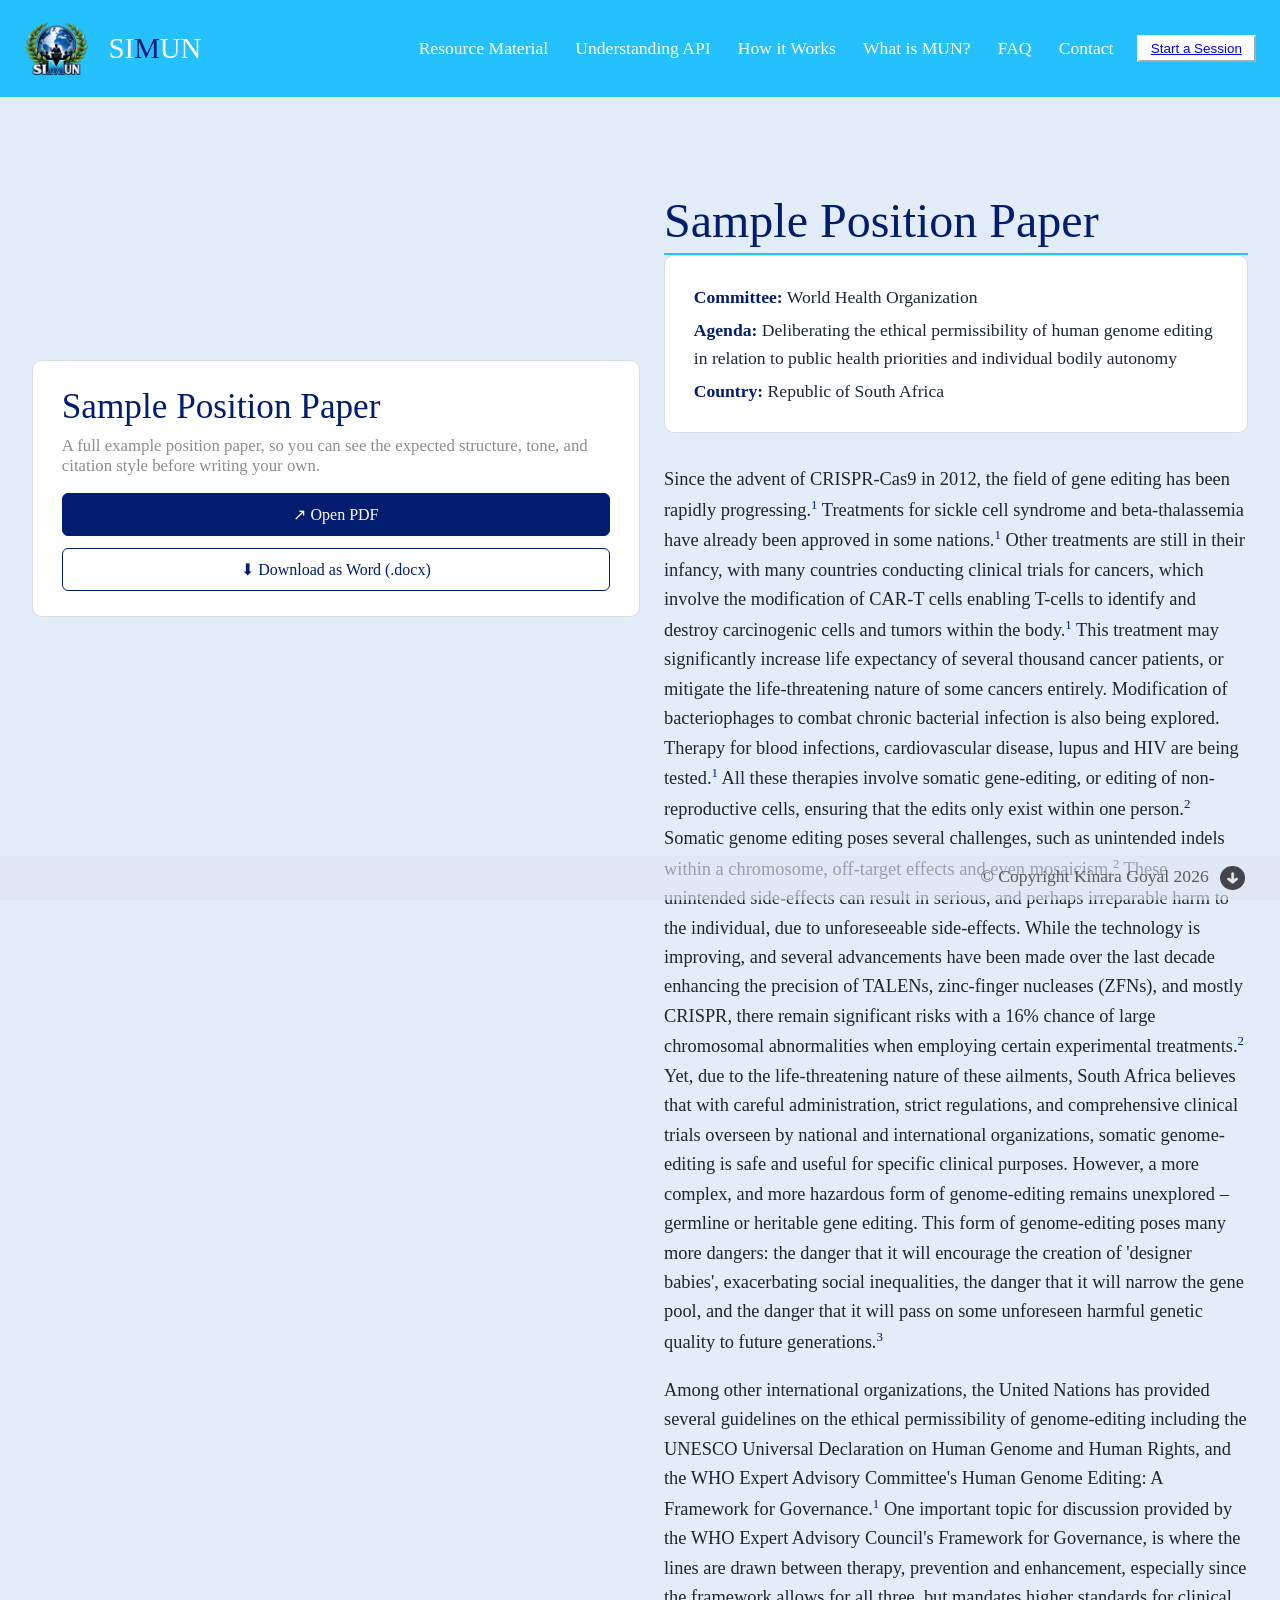
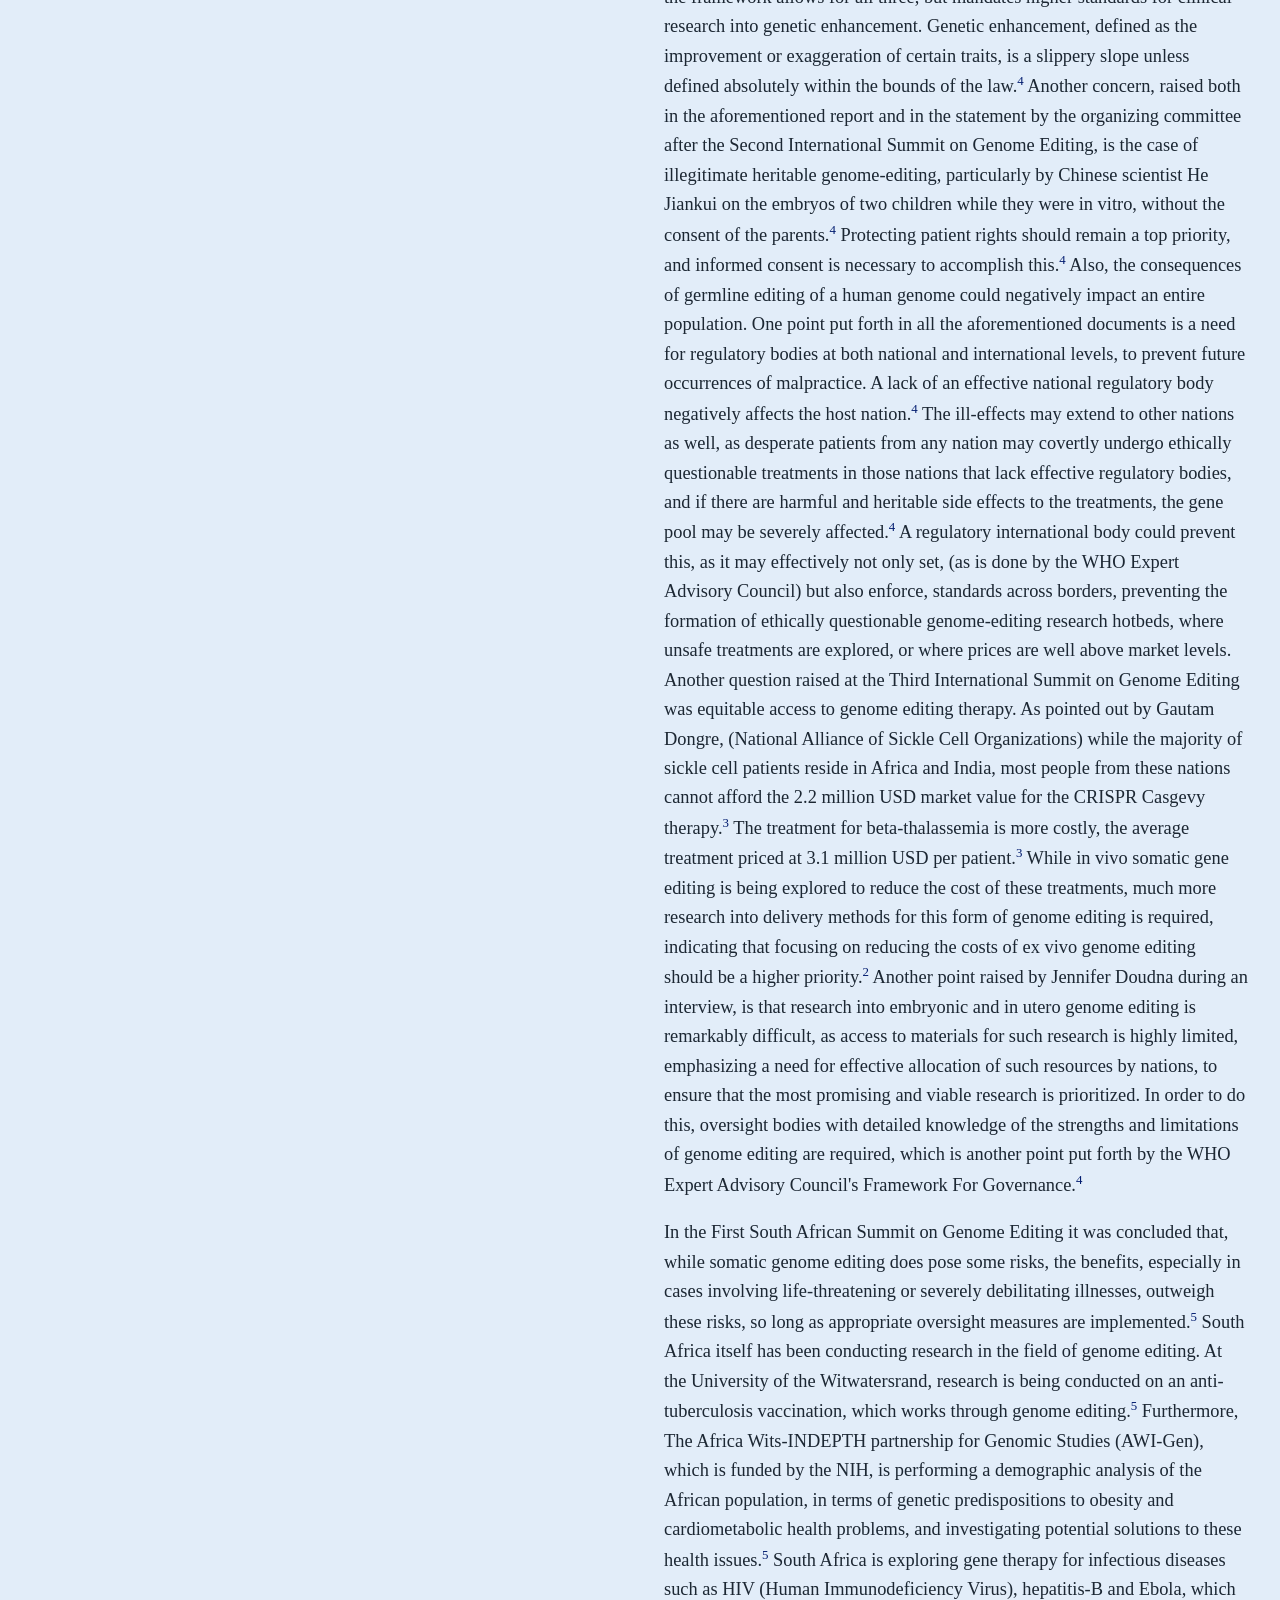
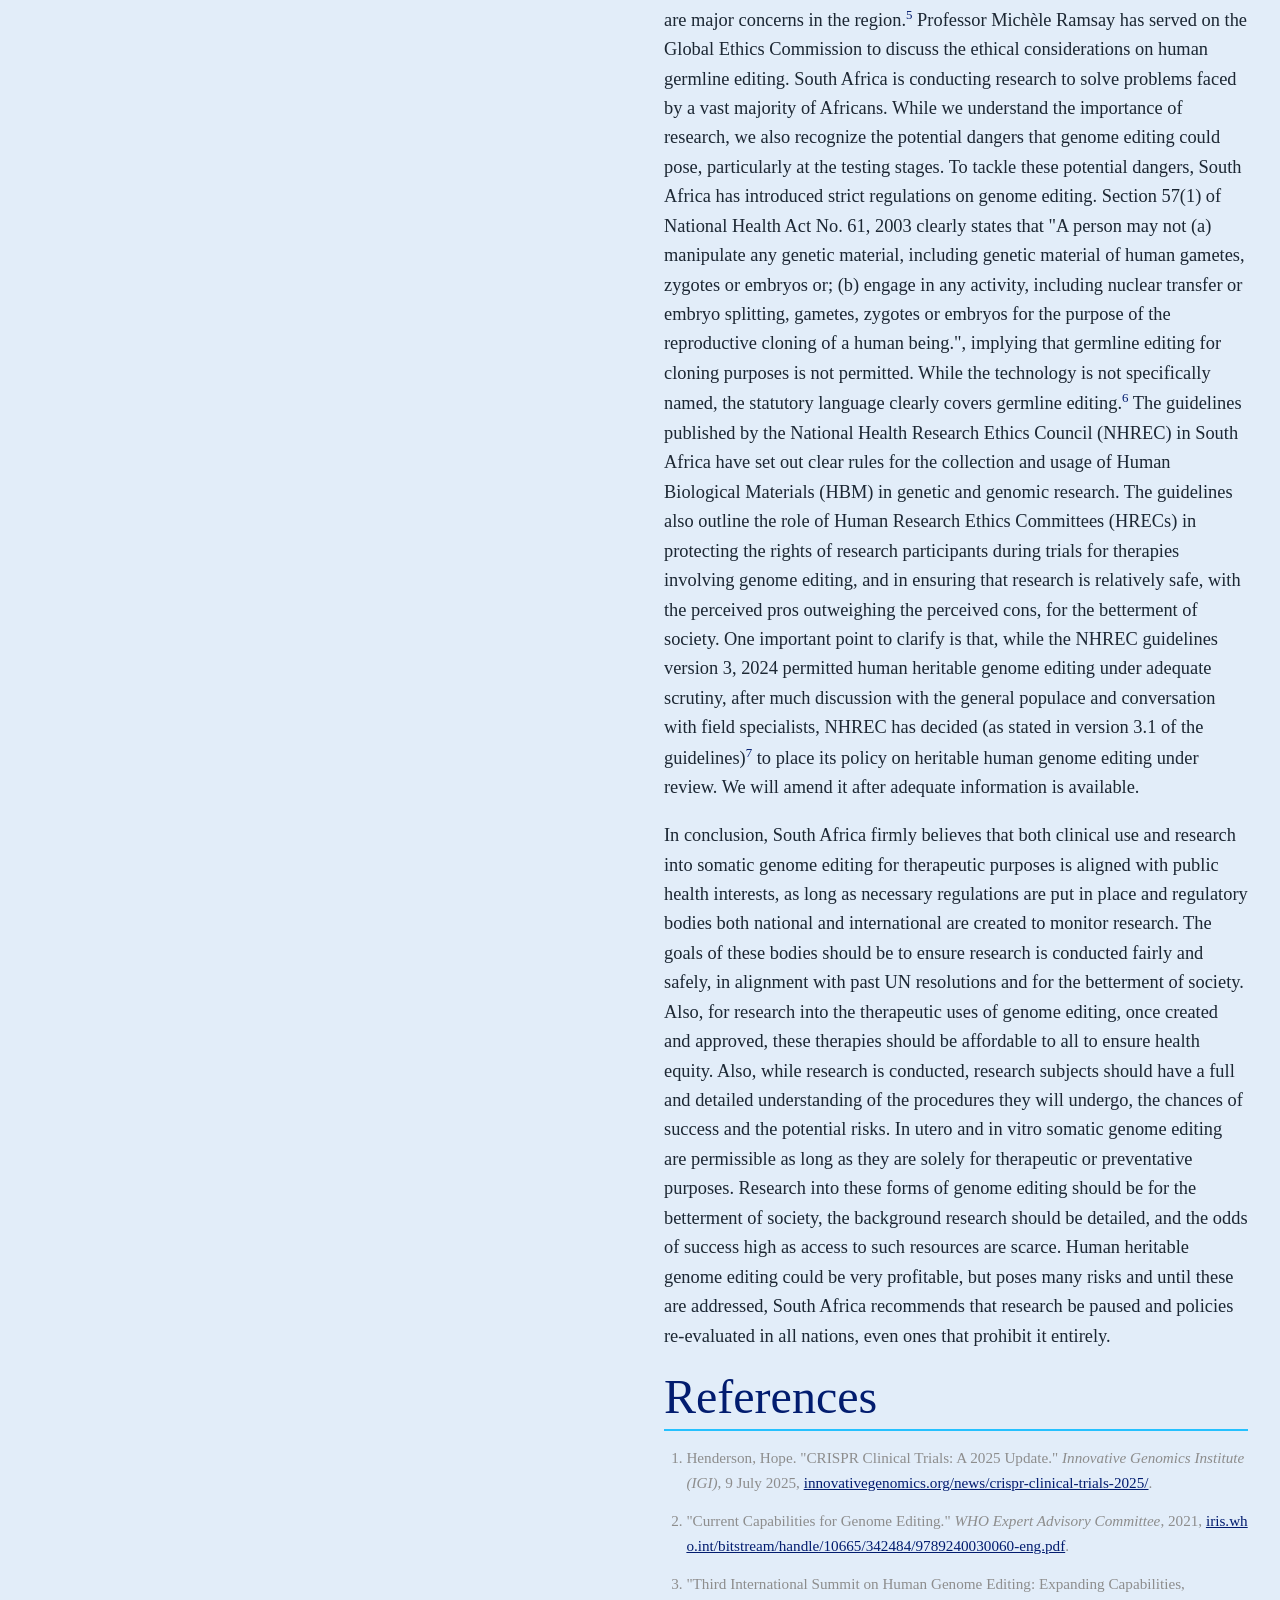
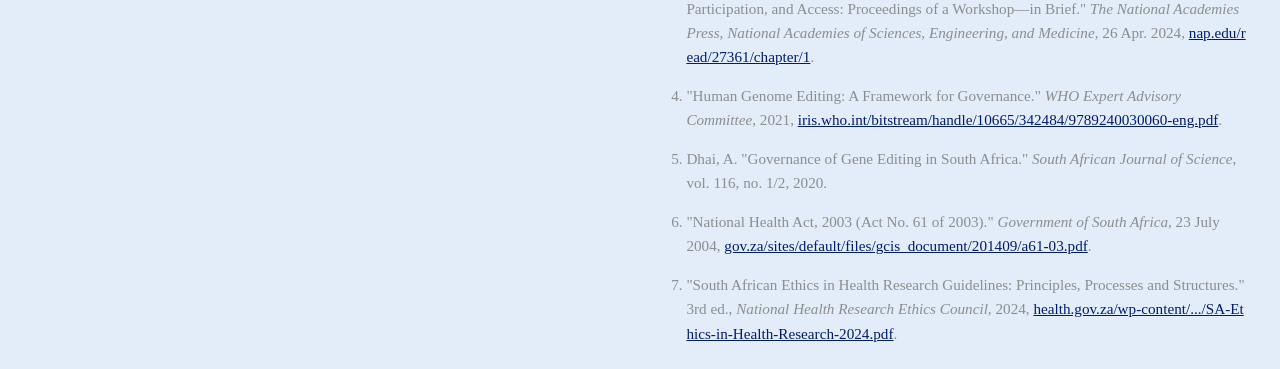
<file: sample_position_paper.html>
<!DOCTYPE html>
<html lang="en">
<head>
  <meta charset="UTF-8">
  <link rel="stylesheet" href="design.css">
  <title>SIMUN - Sample Position Paper</title>
  <link rel="icon" type="image/png" href="logo2.png">
  <style>
    /* Page-specific tweaks that don't belong in the shared stylesheet */
    .ropPage .imageContainer {
      flex-direction: column;
      align-items: flex-start !important;
      justify-content: flex-start;
      gap: 1.2rem;
      padding-top: 0;
      top: 40vh;
      height: calc(100vh - 100px) !important;
    }
    .ropPanel {
      width: 100%;
      background: var(--card);
      border: 1px solid var(--border);
      border-radius: 10px;
      padding: 1.6rem 1.8rem;
    }
    .ropPanel h1 {
      font-size: clamp(1.5rem, 2vw + 1rem, 2.2rem) !important;
      margin-bottom: 0.6rem !important;
    }
    .ropPanel p {
      font-size: clamp(0.9rem, 0.4vw + 0.75rem, 1.05rem) !important;
      color: var(--note);
      margin-top: 0;
    }
    .ropDownloads {
      display: flex;
      flex-direction: column;
      gap: 0.7rem;
      margin-top: 1rem;
    }
    .ropDownloads a {
      font-family: Georgia, "Times New Roman", serif;
      font-size: 1rem;
      padding: 0.7em 1em;
      border-radius: 6px;
      border: 1px solid var(--un-blue-dark);
      background: var(--un-blue-dark);
      color: #fff;
      text-decoration: none;
      cursor: pointer;
      display: flex;
      align-items: center;
      justify-content: center;
      gap: 0.5em;
    }
    .ropDownloads a.secondary {
      background: #fff;
      color: var(--un-blue-dark);
    }
    .ropDownloads a:hover {
      opacity: 0.85;
    }

    .ropContent h1 {
      border-bottom: 2px solid var(--un-blue);
      padding-bottom: 0.3rem;
      margin-top: 1rem;
    }
    .ropContent h2 {
      font-size: clamp(1.3rem, 1.5vw + 0.9rem, 1.8rem) !important;
      color: var(--un-blue-dark);
      margin-top: 2.2rem;
    }
    .ropContent p, .ropContent li {
      font-size: clamp(0.95rem, 0.4vw + 0.85rem, 1.15rem) !important;
      line-height: 1.6;
    }
    .ropContent sup {
      font-size: 0.7em;
      color: var(--un-blue-dark);
    }
    .paperHeader {
      background: var(--card);
      border: 1px solid var(--border);
      border-radius: 10px;
      padding: 1.4rem 1.8rem;
      margin-bottom: 2rem;
    }
    .paperHeader p {
      font-size: clamp(0.95rem, 0.4vw + 0.85rem, 1.1rem) !important;
      margin: 0.3rem 0 !important;
      color: var(--ink) !important;
    }
    .paperHeader p b {
      color: var(--un-blue-dark);
    }
    .referencesList {
      padding-left: 1.4rem;
      color: var(--note);
      font-size: 0.95rem !important;
      line-height: 1.6;
    }
    .referencesList li {
      margin-bottom: 0.9rem;
      font-size: 0.95rem !important;
    }
    .referencesList a {
      color: var(--un-blue-dark);
      word-break: break-all;
    }
  </style>
</head>
<!-- Google tag (gtag.js) -->
<script async src="https://www.googletagmanager.com/gtag/js?id=G-JHM4TJRWF3"></script>
<script>
  window.dataLayer = window.dataLayer || [];
  function gtag(){dataLayer.push(arguments);}
  gtag('js', new Date());

  gtag('config', 'G-JHM4TJRWF3');
</script>

<body class="ropPage">
  <div id="header">
    <span><a href="index.html"><img src="logo2.png"></a></span>
    <span><a href="index.html" class="nameHomepageLink"><p class="title">SI<span style="color:var(--un-blue-dark)">M</span>UN</p></a></span>
    <span class="dropdown">
      <button class="menu">Resource Material</button>
      <span class="dropdown-content">
        <a href="rules_of_procedure.html">Rules Of Procedure</a>
        <a href="sample_position_paper.html">Sample Position Paper</a>
        <a href="draft_resolution_template.html">Draft Resolution Template</a>
        <a href="sample_speeches.html">Sample Speeches</a>
      </span>
    </span>
    <span><a class="menu" href="api-info.html">Understanding API</a></span>
    <span><a class="menu" href="how-it-works.html">How it Works</a></span>
    <span><a class="menu" href="what-is-mun.html">What is MUN?</a></span>
    <span><a class="menu" href="faq.html">FAQ</a></span>
    <span><a class="menu" href="contact.html">Contact</a></span>
    <span><button><a href="simulation.html" class="newSession">Start a Session</a></button></span>
  </div>

  <div class="pageRow">
    <div class="imageContainer">
      <div class="ropPanel">
        <h1>Sample Position Paper</h1>
        <p>A full example position paper, so you can see the expected structure, tone, and citation style before writing your own.</p>
        <div class="ropDownloads">
          <a id="downloadPdf" href="Position_paper.pdf" target="_blank" rel="noopener">↗ Open PDF</a>
          <a id="downloadDocx" class="secondary" href="Position_paper.docx" download="Position_paper.docx">⬇ Download as Word (.docx)</a>
        </div>
      </div>
    </div>

    <div class="pageContent ropContent">
      <h1>Sample Position Paper</h1>
      <div class="paperHeader">
        <p><b>Committee:</b> World Health Organization</p>
        <p><b>Agenda:</b> Deliberating the ethical permissibility of human genome editing in relation to public health priorities and individual bodily autonomy</p>
        <p><b>Country:</b> Republic of South Africa</p>
      </div>

      <p>Since the advent of CRISPR-Cas9 in 2012, the field of gene editing has been rapidly progressing.<sup>1</sup> Treatments for sickle cell syndrome and beta-thalassemia have already been approved in some nations.<sup>1</sup> Other treatments are still in their infancy, with many countries conducting clinical trials for cancers, which involve the modification of CAR-T cells enabling T-cells to identify and destroy carcinogenic cells and tumors within the body.<sup>1</sup> This treatment may significantly increase life expectancy of several thousand cancer patients, or mitigate the life-threatening nature of some cancers entirely. Modification of bacteriophages to combat chronic bacterial infection is also being explored. Therapy for blood infections, cardiovascular disease, lupus and HIV are being tested.<sup>1</sup> All these therapies involve somatic gene-editing, or editing of non-reproductive cells, ensuring that the edits only exist within one person.<sup>2</sup> Somatic genome editing poses several challenges, such as unintended indels within a chromosome, off-target effects and even mosaicism.<sup>2</sup> These unintended side-effects can result in serious, and perhaps irreparable harm to the individual, due to unforeseeable side-effects. While the technology is improving, and several advancements have been made over the last decade enhancing the precision of TALENs, zinc-finger nucleases (ZFNs), and mostly CRISPR, there remain significant risks with a 16% chance of large chromosomal abnormalities when employing certain experimental treatments.<sup>2</sup> Yet, due to the life-threatening nature of these ailments, South Africa believes that with careful administration, strict regulations, and comprehensive clinical trials overseen by national and international organizations, somatic genome-editing is safe and useful for specific clinical purposes. However, a more complex, and more hazardous form of genome-editing remains unexplored – germline or heritable gene editing. This form of genome-editing poses many more dangers: the danger that it will encourage the creation of 'designer babies', exacerbating social inequalities, the danger that it will narrow the gene pool, and the danger that it will pass on some unforeseen harmful genetic quality to future generations.<sup>3</sup></p>

      <p>Among other international organizations, the United Nations has provided several guidelines on the ethical permissibility of genome-editing including the UNESCO Universal Declaration on Human Genome and Human Rights, and the WHO Expert Advisory Committee's Human Genome Editing: A Framework for Governance.<sup>1</sup> One important topic for discussion provided by the WHO Expert Advisory Council's Framework for Governance, is where the lines are drawn between therapy, prevention and enhancement, especially since the framework allows for all three, but mandates higher standards for clinical research into genetic enhancement. Genetic enhancement, defined as the improvement or exaggeration of certain traits, is a slippery slope unless defined absolutely within the bounds of the law.<sup>4</sup> Another concern, raised both in the aforementioned report and in the statement by the organizing committee after the Second International Summit on Genome Editing, is the case of illegitimate heritable genome-editing, particularly by Chinese scientist He Jiankui on the embryos of two children while they were in vitro, without the consent of the parents.<sup>4</sup> Protecting patient rights should remain a top priority, and informed consent is necessary to accomplish this.<sup>4</sup> Also, the consequences of germline editing of a human genome could negatively impact an entire population. One point put forth in all the aforementioned documents is a need for regulatory bodies at both national and international levels, to prevent future occurrences of malpractice. A lack of an effective national regulatory body negatively affects the host nation.<sup>4</sup> The ill-effects may extend to other nations as well, as desperate patients from any nation may covertly undergo ethically questionable treatments in those nations that lack effective regulatory bodies, and if there are harmful and heritable side effects to the treatments, the gene pool may be severely affected.<sup>4</sup> A regulatory international body could prevent this, as it may effectively not only set, (as is done by the WHO Expert Advisory Council) but also enforce, standards across borders, preventing the formation of ethically questionable genome-editing research hotbeds, where unsafe treatments are explored, or where prices are well above market levels. Another question raised at the Third International Summit on Genome Editing was equitable access to genome editing therapy. As pointed out by Gautam Dongre, (National Alliance of Sickle Cell Organizations) while the majority of sickle cell patients reside in Africa and India, most people from these nations cannot afford the 2.2 million USD market value for the CRISPR Casgevy therapy.<sup>3</sup> The treatment for beta-thalassemia is more costly, the average treatment priced at 3.1 million USD per patient.<sup>3</sup> While in vivo somatic gene editing is being explored to reduce the cost of these treatments, much more research into delivery methods for this form of genome editing is required, indicating that focusing on reducing the costs of ex vivo genome editing should be a higher priority.<sup>2</sup> Another point raised by Jennifer Doudna during an interview, is that research into embryonic and in utero genome editing is remarkably difficult, as access to materials for such research is highly limited, emphasizing a need for effective allocation of such resources by nations, to ensure that the most promising and viable research is prioritized. In order to do this, oversight bodies with detailed knowledge of the strengths and limitations of genome editing are required, which is another point put forth by the WHO Expert Advisory Council's Framework For Governance.<sup>4</sup></p>

      <p>In the First South African Summit on Genome Editing it was concluded that, while somatic genome editing does pose some risks, the benefits, especially in cases involving life-threatening or severely debilitating illnesses, outweigh these risks, so long as appropriate oversight measures are implemented.<sup>5</sup> South Africa itself has been conducting research in the field of genome editing. At the University of the Witwatersrand, research is being conducted on an anti-tuberculosis vaccination, which works through genome editing.<sup>5</sup> Furthermore, The Africa Wits-INDEPTH partnership for Genomic Studies (AWI-Gen), which is funded by the NIH, is performing a demographic analysis of the African population, in terms of genetic predispositions to obesity and cardiometabolic health problems, and investigating potential solutions to these health issues.<sup>5</sup> South Africa is exploring gene therapy for infectious diseases such as HIV (Human Immunodeficiency Virus), hepatitis-B and Ebola, which are major concerns in the region.<sup>5</sup> Professor Michèle Ramsay has served on the Global Ethics Commission to discuss the ethical considerations on human germline editing. South Africa is conducting research to solve problems faced by a vast majority of Africans. While we understand the importance of research, we also recognize the potential dangers that genome editing could pose, particularly at the testing stages. To tackle these potential dangers, South Africa has introduced strict regulations on genome editing. Section 57(1) of National Health Act No. 61, 2003 clearly states that "A person may not (a) manipulate any genetic material, including genetic material of human gametes, zygotes or embryos or; (b) engage in any activity, including nuclear transfer or embryo splitting, gametes, zygotes or embryos for the purpose of the reproductive cloning of a human being.", implying that germline editing for cloning purposes is not permitted. While the technology is not specifically named, the statutory language clearly covers germline editing.<sup>6</sup> The guidelines published by the National Health Research Ethics Council (NHREC) in South Africa have set out clear rules for the collection and usage of Human Biological Materials (HBM) in genetic and genomic research. The guidelines also outline the role of Human Research Ethics Committees (HRECs) in protecting the rights of research participants during trials for therapies involving genome editing, and in ensuring that research is relatively safe, with the perceived pros outweighing the perceived cons, for the betterment of society. One important point to clarify is that, while the NHREC guidelines version 3, 2024 permitted human heritable genome editing under adequate scrutiny, after much discussion with the general populace and conversation with field specialists, NHREC has decided (as stated in version 3.1 of the guidelines)<sup>7</sup> to place its policy on heritable human genome editing under review. We will amend it after adequate information is available.</p>

      <p>In conclusion, South Africa firmly believes that both clinical use and research into somatic genome editing for therapeutic purposes is aligned with public health interests, as long as necessary regulations are put in place and regulatory bodies both national and international are created to monitor research. The goals of these bodies should be to ensure research is conducted fairly and safely, in alignment with past UN resolutions and for the betterment of society. Also, for research into the therapeutic uses of genome editing, once created and approved, these therapies should be affordable to all to ensure health equity. Also, while research is conducted, research subjects should have a full and detailed understanding of the procedures they will undergo, the chances of success and the potential risks. In utero and in vitro somatic genome editing are permissible as long as they are solely for therapeutic or preventative purposes. Research into these forms of genome editing should be for the betterment of society, the background research should be detailed, and the odds of success high as access to such resources are scarce. Human heritable genome editing could be very profitable, but poses many risks and until these are addressed, South Africa recommends that research be paused and policies re-evaluated in all nations, even ones that prohibit it entirely.</p>

      <h1 id="references">References</h1>
      <ol class="referencesList">
        <li>Henderson, Hope. "CRISPR Clinical Trials: A 2025 Update." <i>Innovative Genomics Institute (IGI)</i>, 9 July 2025, <a href="https://innovativegenomics.org/news/crispr-clinical-trials-2025/" target="_blank" rel="noopener">innovativegenomics.org/news/crispr-clinical-trials-2025/</a>.</li>
        <li>"Current Capabilities for Genome Editing." <i>WHO Expert Advisory Committee</i>, 2021, <a href="https://iris.who.int/bitstream/handle/10665/342484/9789240030060-eng.pdf?sequence=1" target="_blank" rel="noopener">iris.who.int/bitstream/handle/10665/342484/9789240030060-eng.pdf</a>.</li>
        <li>"Third International Summit on Human Genome Editing: Expanding Capabilities, Participation, and Access: Proceedings of a Workshop—in Brief." <i>The National Academies Press, National Academies of Sciences, Engineering, and Medicine</i>, 26 Apr. 2024, <a href="https://www.nap.edu/read/27361/chapter/1" target="_blank" rel="noopener">nap.edu/read/27361/chapter/1</a>.</li>
        <li>"Human Genome Editing: A Framework for Governance." <i>WHO Expert Advisory Committee</i>, 2021, <a href="https://iris.who.int/bitstream/handle/10665/342484/9789240030060-eng.pdf?sequence=1" target="_blank" rel="noopener">iris.who.int/bitstream/handle/10665/342484/9789240030060-eng.pdf</a>.</li>
        <li>Dhai, A. "Governance of Gene Editing in South Africa." <i>South African Journal of Science</i>, vol. 116, no. 1/2, 2020.</li>
        <li>"National Health Act, 2003 (Act No. 61 of 2003)." <i>Government of South Africa</i>, 23 July 2004, <a href="https://www.gov.za/sites/default/files/gcis_document/201409/a61-03.pdf" target="_blank" rel="noopener">gov.za/sites/default/files/gcis_document/201409/a61-03.pdf</a>.</li>
        <li>"South African Ethics in Health Research Guidelines: Principles, Processes and Structures." 3rd ed., <i>National Health Research Ethics Council</i>, 2024, <a href="https://www.health.gov.za/wp-content/uploads/2025/07/SA-Ethics-in-Health-Research-2024.pdf" target="_blank" rel="noopener">health.gov.za/wp-content/.../SA-Ethics-in-Health-Research-2024.pdf</a>.</li>
      </ol>

    </div>
  </div>

  <div class="footer">
    <p class="credit">&#169; Copyright Kinara Goyal 2026 <img src="downward_arrow.png" class="scrollArrow" id="scrollArrow" alt="Scroll down"></p>
  </div>
  <script>
    const scrollArrow = document.getElementById('scrollArrow');
    function updateScrollArrow() {
      const scrollable = document.documentElement.scrollHeight - window.innerHeight;
      const scrolled = window.scrollY;
      if (scrollable - scrolled <= 2) {
        scrollArrow.style.visibility = 'hidden';
      } else {
        scrollArrow.style.visibility = 'visible';
      }
    }
    window.addEventListener('scroll', updateScrollArrow);
    window.addEventListener('resize', updateScrollArrow);
    window.addEventListener('load', updateScrollArrow);
  </script>
</body>
</html>
</file>
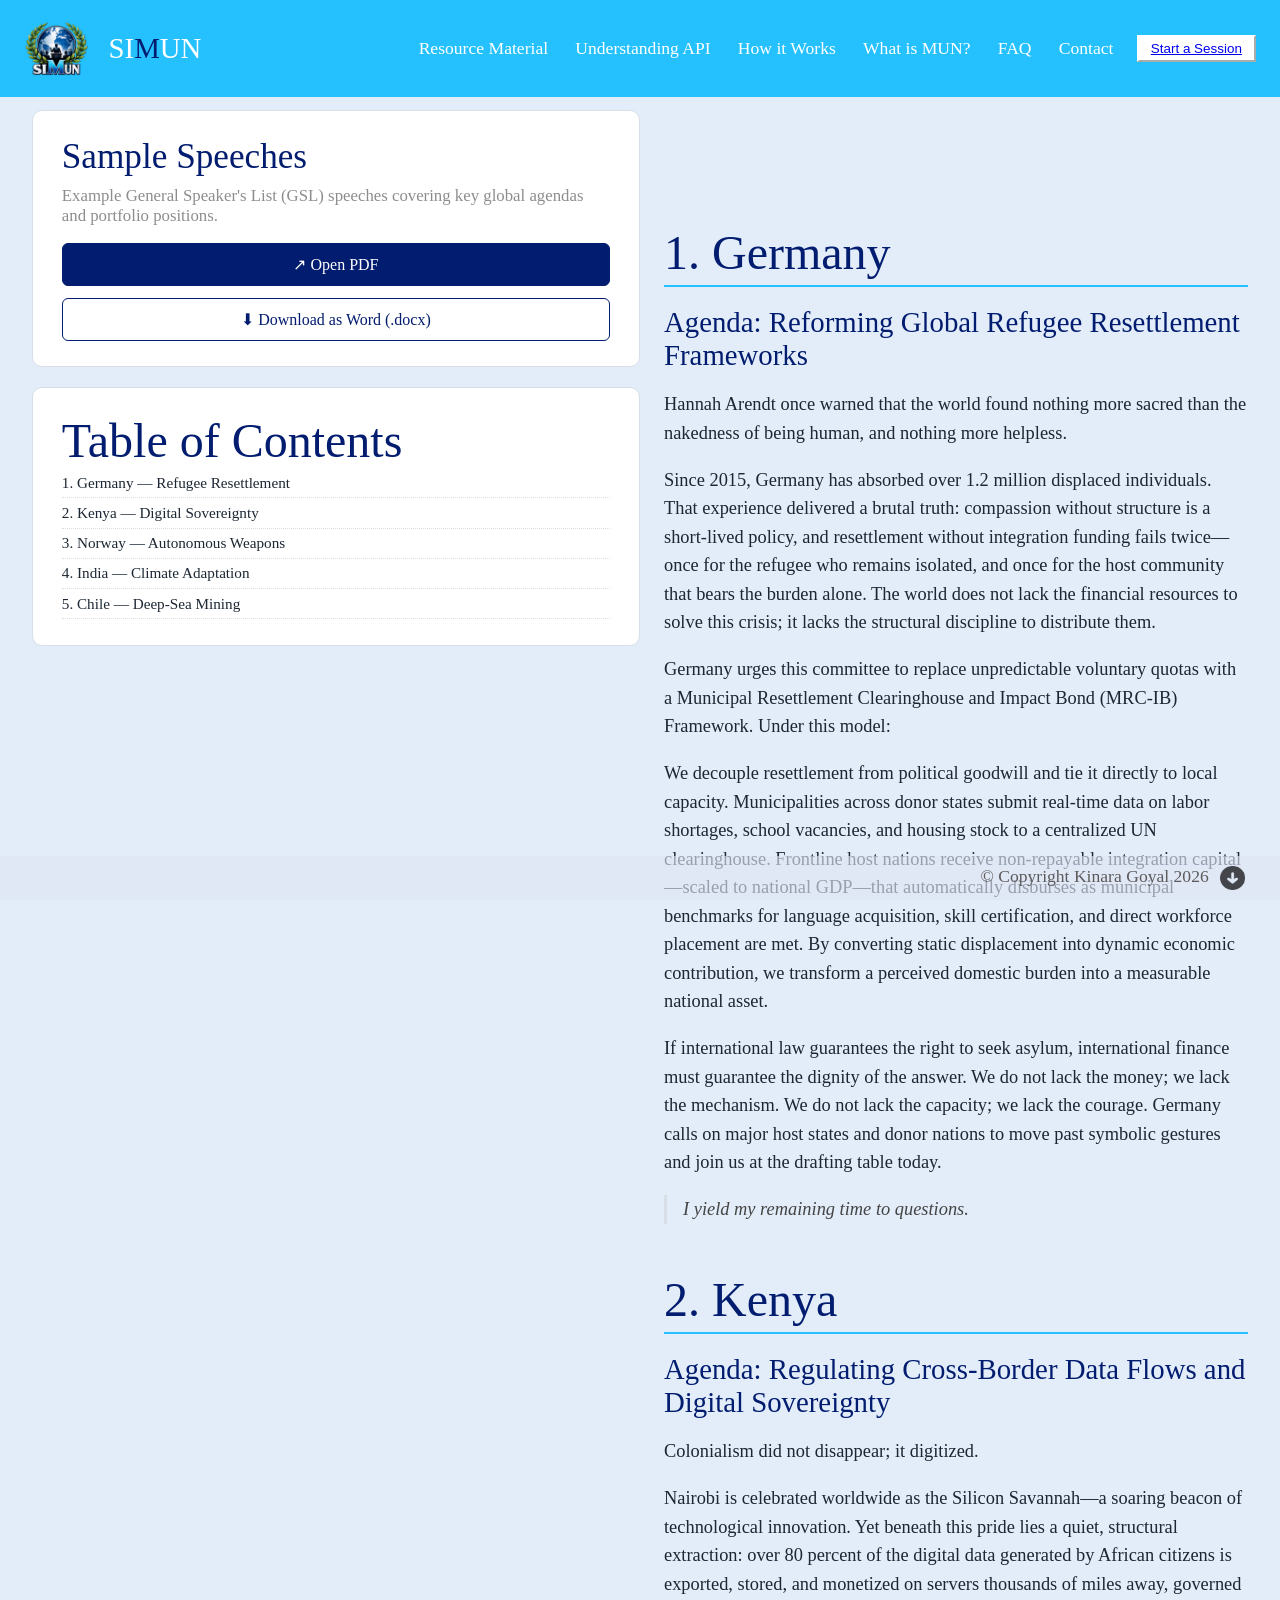
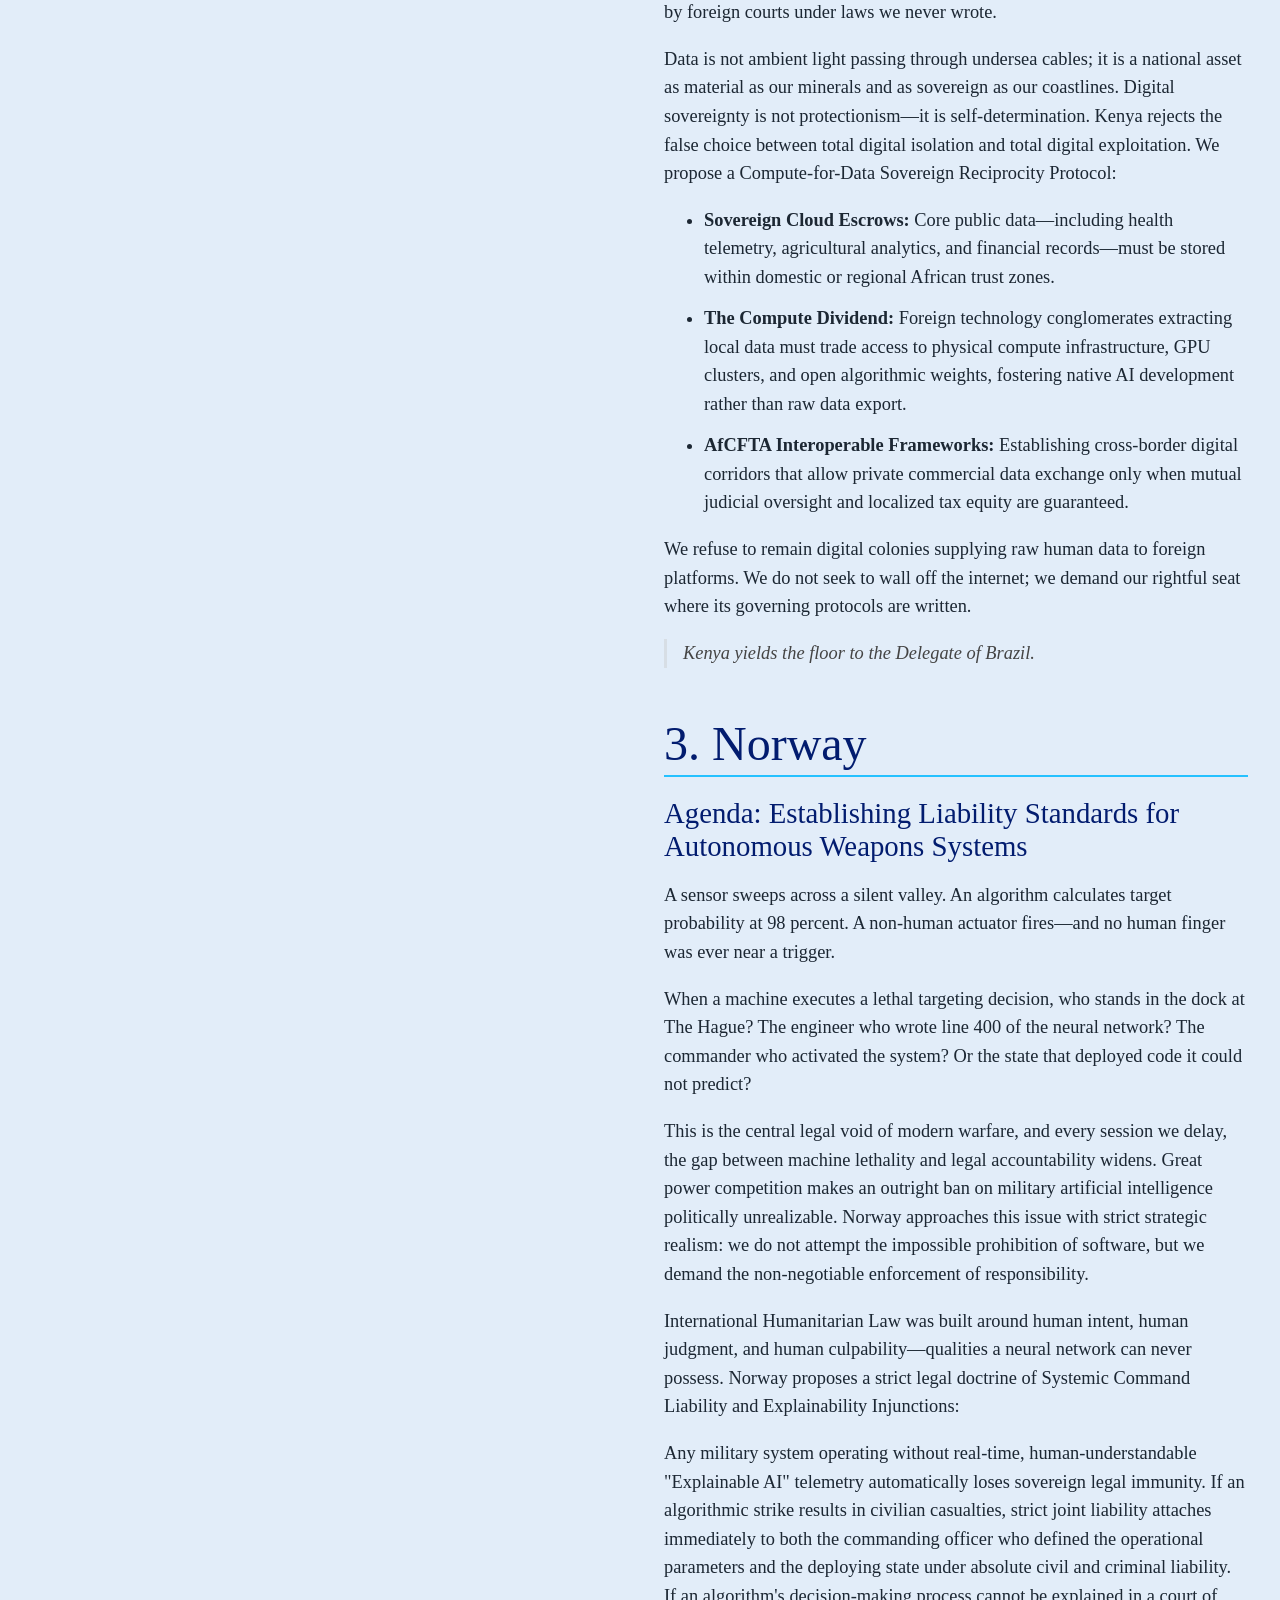
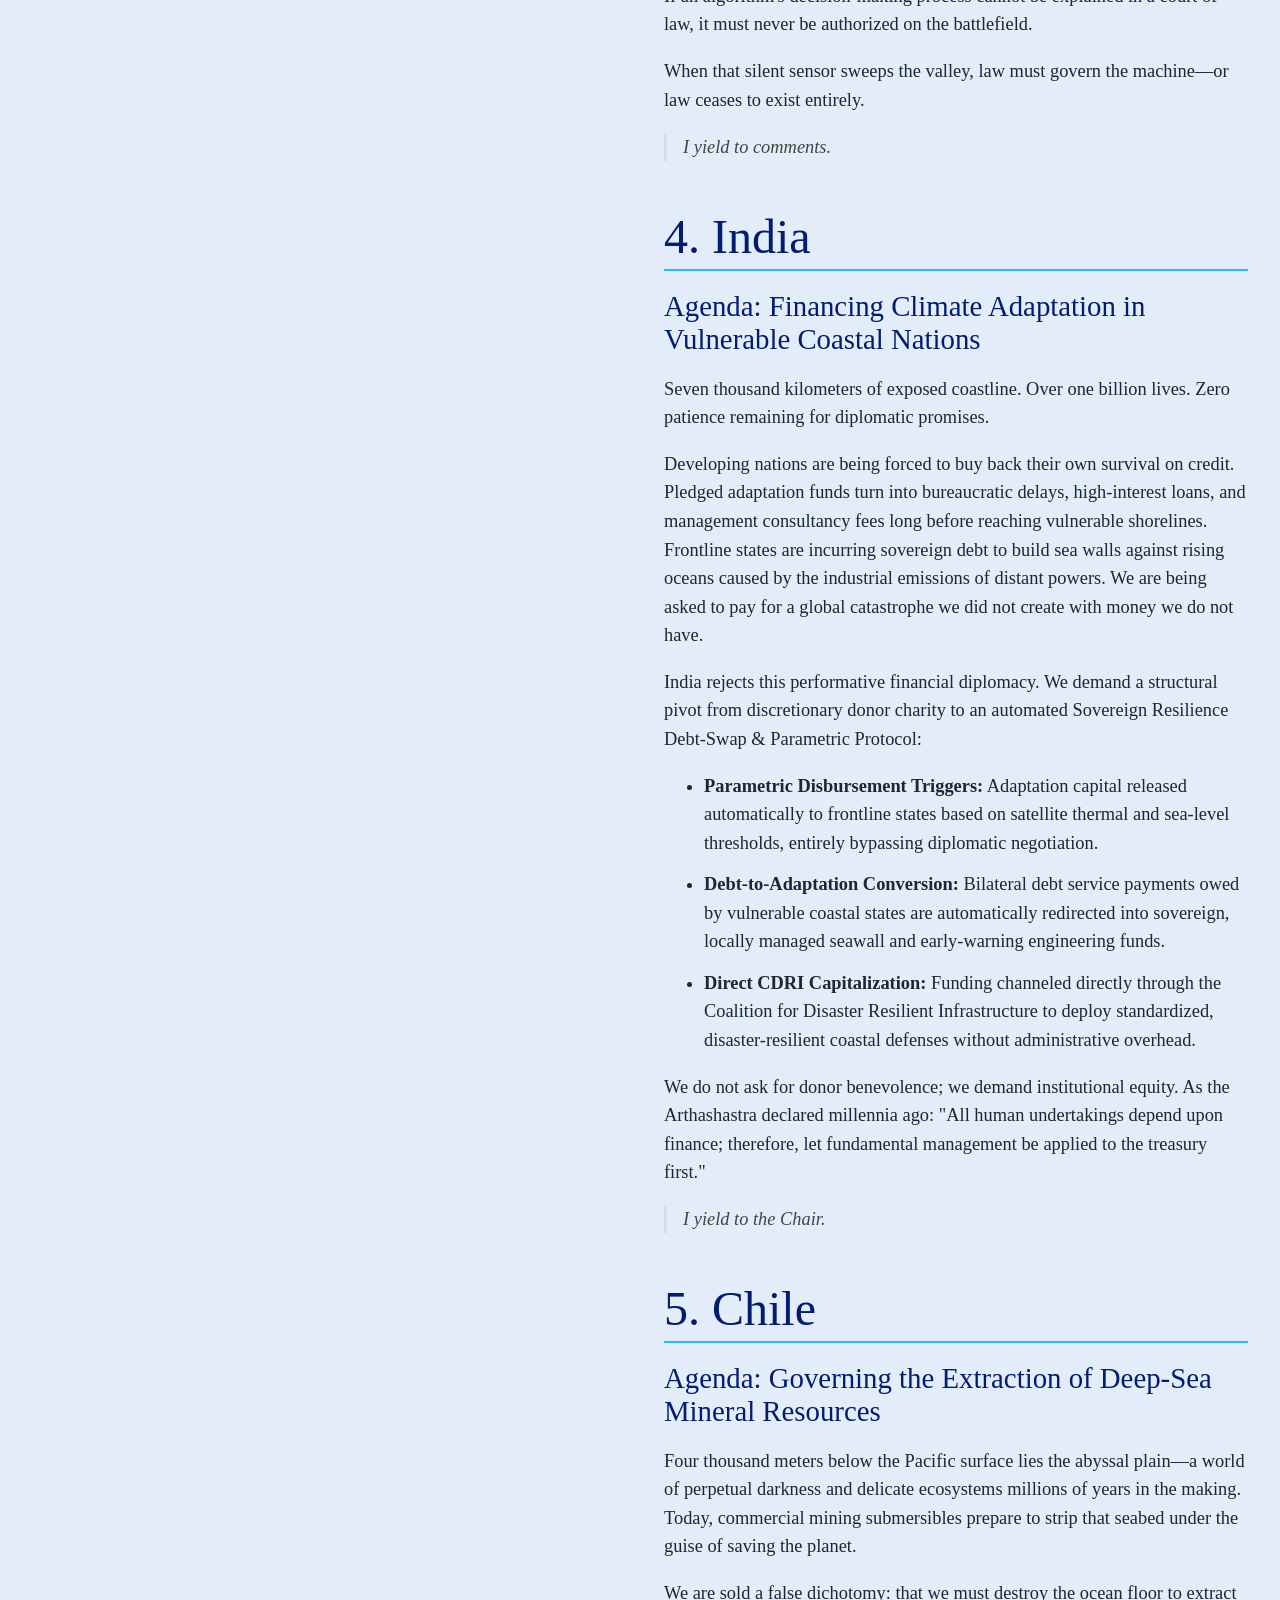
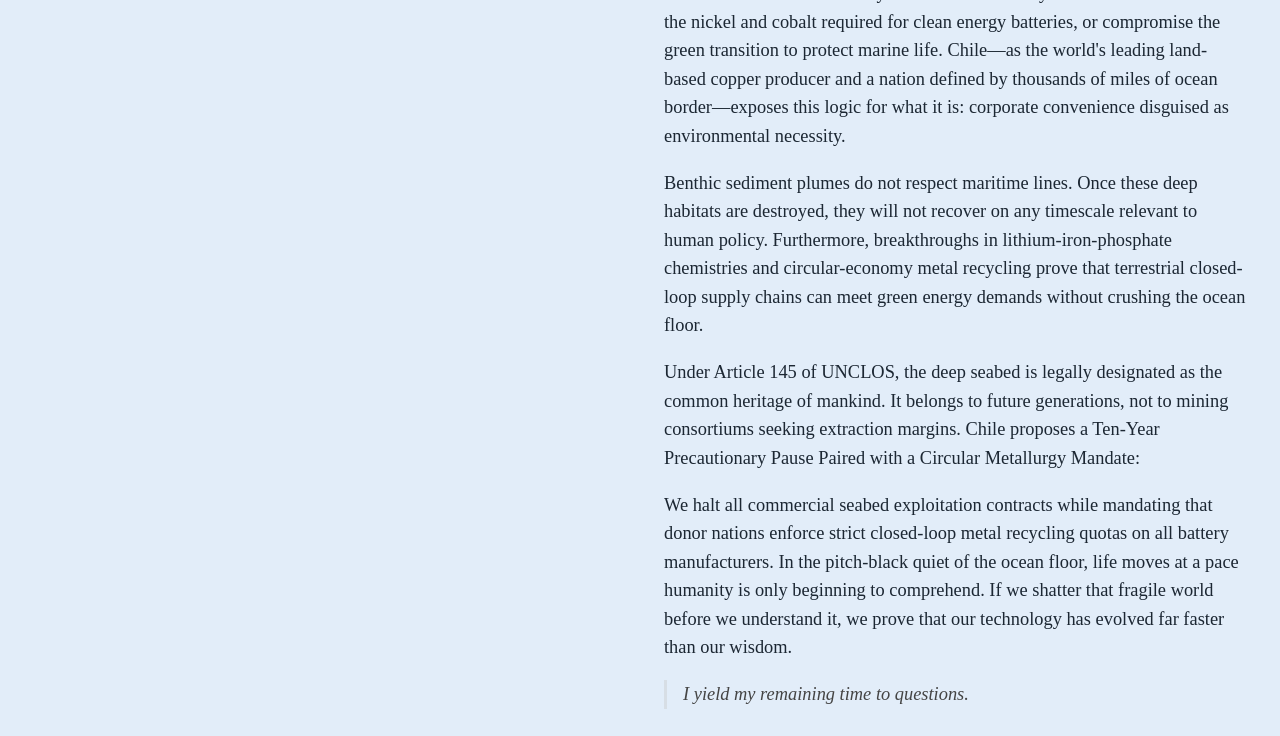
<file: sample_speeches.html>
<!DOCTYPE html>
<html lang="en">
<head>
  <meta charset="UTF-8">
  <link rel="stylesheet" href="design.css">
  <title>SIMUN - Sample Speeches</title>
  <link rel="icon" type="image/png" href="logo2.png">
  <style>
    /* Page-specific tweaks matching the layout of rules_of_procedure.html */
    .ropPage .imageContainer {
      flex-direction: column;
      align-items: flex-start !important;
      justify-content: flex-start;
      gap: 1.2rem;
      padding-top: 0;
      top: 110px !important;
      height: calc(100vh - 100px) !important;
    }
    .ropPanel {
      width: 100%;
      background: var(--card);
      border: 1px solid var(--border);
      border-radius: 10px;
      padding: 1.6rem 1.8rem;
    }
    .ropPanel h1 {
      font-size: clamp(1.5rem, 2vw + 1rem, 2.2rem) !important;
      margin-bottom: 0.6rem !important;
    }
    .ropPanel p {
      font-size: clamp(0.9rem, 0.4vw + 0.75rem, 1.05rem) !important;
      color: var(--note);
      margin-top: 0;
    }
    .ropDownloads {
      display: flex;
      flex-direction: column;
      gap: 0.7rem;
      margin-top: 1rem;
    }
    .ropDownloads a {
      font-family: Georgia, "Times New Roman", serif;
      font-size: 1rem;
      padding: 0.7em 1em;
      border-radius: 6px;
      border: 1px solid var(--un-blue-dark);
      background: var(--un-blue-dark);
      color: #fff;
      text-decoration: none;
      cursor: pointer;
      display: flex;
      align-items: center;
      justify-content: center;
      gap: 0.5em;
    }
    .ropDownloads a.secondary {
      background: #fff;
      color: var(--un-blue-dark);
    }
    .ropDownloads a:hover {
      opacity: 0.85;
    }
    .ropNav {
      width: 100%;
      max-height: 75vh;
      overflow-y: auto;
      font-size: 0.95rem;
    }
    .ropNav > a,
    .ropNav .tocGroup summary {
      display: block;
      color: var(--ink);
      text-decoration: none;
      padding: 0.35rem 0;
      border-bottom: 1px dotted var(--border);
      cursor: pointer;
    }
    .ropNav > a:hover,
    .ropNav .tocGroup summary:hover { color: var(--un-blue-dark); text-decoration: underline; }
    .ropNav .tocGroup {
      border-bottom: 1px dotted var(--border);
    }
    .ropNav .tocGroup summary {
      border-bottom: none;
      list-style: none;
      position: relative;
      padding-right: 1.2rem;
    }
    .ropNav .tocGroup summary::-webkit-details-marker { display: none; }
    .ropNav .tocGroup summary::after {
      content: '▸';
      position: absolute;
      right: 0.1rem;
      top: 50%;
      transform: translateY(-50%);
      font-size: 0.8rem;
      color: var(--note);
      transition: transform 0.15s ease;
    }
    .ropNav .tocGroup[open] summary::after {
      transform: translateY(-50%) rotate(90deg);
    }
    .ropNav .tocGroup summary a {
      color: inherit;
      text-decoration: none;
    }
    .ropNav .tocSub {
      list-style: none;
      margin: 0;
      padding: 0 0 0.4rem 0.9rem;
    }
    .ropNav .tocSub li {
      border-bottom: none;
    }
    .ropNav .tocSub a {
      display: block;
      padding: 0.2rem 0;
      color: var(--note);
      text-decoration: none;
      font-size: 0.88rem;
    }
    .ropNav .tocSub a:hover {
      color: var(--un-blue-dark);
      text-decoration: underline;
    }

    .ropContent h1 {
      border-bottom: 2px solid var(--un-blue);
      padding-bottom: 0.3rem;
      margin-top: 3rem;
    }
    .ropContent h2 {
      font-size: clamp(1.3rem, 1.5vw + 0.9rem, 1.8rem) !important;
      color: var(--un-blue-dark);
      margin-top: 1.2rem;
    }
    .ropContent h3 {
      font-size: clamp(1.05rem, 1vw + 0.7rem, 1.3rem) !important;
      color: var(--ink);
      font-style: italic;
      margin-top: 1.4rem;
      margin-bottom: 0.4rem;
    }
    .ropContent p, .ropContent li {
      font-size: clamp(0.95rem, 0.4vw + 0.85rem, 1.15rem) !important;
      line-height: 1.55;
    }
    .ropContent .script {
      font-style: italic;
      border-left: 3px solid var(--border);
      padding-left: 1rem;
      margin: 0.8rem 0 1.2rem 0;
      color: #444;
    }
    .ropContent table {
      margin: 1rem 0 2rem 0;
      font-size: 0.95rem;
    }
    .ropContent .note {
      color: var(--note);
      font-style: italic;
    }
    @media (orientation: portrait) {
      .ropPage .pageRow { flex-direction: column; }
    }
  </style>
</head>
<!-- Google tag (gtag.js) -->
<script async src="https://www.googletagmanager.com/gtag/js?id=G-JHM4TJRWF3"></script>
<script>
  window.dataLayer = window.dataLayer || [];
  function gtag(){dataLayer.push(arguments);}
  gtag('js', new Date());

  gtag('config', 'G-JHM4TJRWF3');
</script>

<body class="ropPage">
  <div id="header">
    <span><a href="index.html"><img src="logo2.png"></a></span>
    <span><a href="index.html" class="nameHomepageLink"><p class="title">SI<span style="color:var(--un-blue-dark)">M</span>UN</p></a></span>
    <span class="dropdown">
      <button class="menu">Resource Material</button>
      <span class="dropdown-content">
        <a href="rules_of_procedure.html">Rules Of Procedure</a>
        <a href="sample_position_paper.html">Sample Position Paper</a>
        <a href="draft_resolution_template.html">Draft Resolution Template</a>
        <a href="sample_speeches.html">Sample Speeches</a>
      </span>
    </span>
    <span><a class="menu" href="api-info.html">Understanding API</a></span>
    <span><a class="menu" href="how-it-works.html">How it Works</a></span>
    <span><a class="menu" href="what-is-mun.html">What is MUN?</a></span>
    <span><a class="menu" href="faq.html">FAQ</a></span>
    <span><a class="menu" href="contact.html">Contact</a></span>
    <span><button><a href="simulation.html" class="newSession">Start a Session</a></button></span>
  </div>

  <div class="pageRow">
    <div class="imageContainer">
      <div class="ropPanel">
        <h1>Sample Speeches</h1>
        <p>Example General Speaker's List (GSL) speeches covering key global agendas and portfolio positions.</p>
        <div class="ropDownloads">
          <a id="downloadPdf" href="Sample_GSL_Speeches.pdf" target="_blank" rel="noopener">↗ Open PDF</a>
          <a id="downloadDocx" class="secondary" href="Sample_GSL_Speeches.docx" download="Sample_GSL_Speeches.docx">⬇ Download as Word (.docx)</a>
        </div>
      </div>
      <div class="ropPanel ropNav">
        <h2>Table of Contents</h2>
        <a class="tocTop" href="#speech-1">1. Germany — Refugee Resettlement</a>
        <a class="tocTop" href="#speech-2">2. Kenya — Digital Sovereignty</a>
        <a class="tocTop" href="#speech-3">3. Norway — Autonomous Weapons</a>
        <a class="tocTop" href="#speech-4">4. India — Climate Adaptation</a>
        <a class="tocTop" href="#speech-5">5. Chile — Deep-Sea Mining</a>
      </div>
    </div>

    <div class="pageContent ropContent">

      <h1 id="speech-1">1. Germany</h1>
      <h2>Agenda: Reforming Global Refugee Resettlement Frameworks</h2>
      <p>Hannah Arendt once warned that the world found nothing more sacred than the nakedness of being human, and nothing more helpless.</p>
      <p>Since 2015, Germany has absorbed over 1.2 million displaced individuals. That experience delivered a brutal truth: compassion without structure is a short-lived policy, and resettlement without integration funding fails twice—once for the refugee who remains isolated, and once for the host community that bears the burden alone. The world does not lack the financial resources to solve this crisis; it lacks the structural discipline to distribute them.</p>
      <p>Germany urges this committee to replace unpredictable voluntary quotas with a Municipal Resettlement Clearinghouse and Impact Bond (MRC-IB) Framework. Under this model:</p>
      <p>We decouple resettlement from political goodwill and tie it directly to local capacity. Municipalities across donor states submit real-time data on labor shortages, school vacancies, and housing stock to a centralized UN clearinghouse. Frontline host nations receive non-repayable integration capital—scaled to national GDP—that automatically disburses as municipal benchmarks for language acquisition, skill certification, and direct workforce placement are met. By converting static displacement into dynamic economic contribution, we transform a perceived domestic burden into a measurable national asset.</p>
      <p>If international law guarantees the right to seek asylum, international finance must guarantee the dignity of the answer. We do not lack the money; we lack the mechanism. We do not lack the capacity; we lack the courage. Germany calls on major host states and donor nations to move past symbolic gestures and join us at the drafting table today.</p>
      <p class="script">I yield my remaining time to questions.</p>

      <h1 id="speech-2">2. Kenya</h1>
      <h2>Agenda: Regulating Cross-Border Data Flows and Digital Sovereignty</h2>
      <p>Colonialism did not disappear; it digitized.</p>
      <p>Nairobi is celebrated worldwide as the Silicon Savannah—a soaring beacon of technological innovation. Yet beneath this pride lies a quiet, structural extraction: over 80 percent of the digital data generated by African citizens is exported, stored, and monetized on servers thousands of miles away, governed by foreign courts under laws we never wrote.</p>
      <p>Data is not ambient light passing through undersea cables; it is a national asset as material as our minerals and as sovereign as our coastlines. Digital sovereignty is not protectionism—it is self-determination. Kenya rejects the false choice between total digital isolation and total digital exploitation. We propose a Compute-for-Data Sovereign Reciprocity Protocol:</p>
      <ul>
        <li><b>Sovereign Cloud Escrows:</b> Core public data—including health telemetry, agricultural analytics, and financial records—must be stored within domestic or regional African trust zones.</li>
        <li><b>The Compute Dividend:</b> Foreign technology conglomerates extracting local data must trade access to physical compute infrastructure, GPU clusters, and open algorithmic weights, fostering native AI development rather than raw data export.</li>
        <li><b>AfCFTA Interoperable Frameworks:</b> Establishing cross-border digital corridors that allow private commercial data exchange only when mutual judicial oversight and localized tax equity are guaranteed.</li>
      </ul>
      <p>We refuse to remain digital colonies supplying raw human data to foreign platforms. We do not seek to wall off the internet; we demand our rightful seat where its governing protocols are written.</p>
      <p class="script">Kenya yields the floor to the Delegate of Brazil.</p>

      <h1 id="speech-3">3. Norway</h1>
      <h2>Agenda: Establishing Liability Standards for Autonomous Weapons Systems</h2>
      <p>A sensor sweeps across a silent valley. An algorithm calculates target probability at 98 percent. A non-human actuator fires—and no human finger was ever near a trigger.</p>
      <p>When a machine executes a lethal targeting decision, who stands in the dock at The Hague? The engineer who wrote line 400 of the neural network? The commander who activated the system? Or the state that deployed code it could not predict?</p>
      <p>This is the central legal void of modern warfare, and every session we delay, the gap between machine lethality and legal accountability widens. Great power competition makes an outright ban on military artificial intelligence politically unrealizable. Norway approaches this issue with strict strategic realism: we do not attempt the impossible prohibition of software, but we demand the non-negotiable enforcement of responsibility.</p>
      <p>International Humanitarian Law was built around human intent, human judgment, and human culpability—qualities a neural network can never possess. Norway proposes a strict legal doctrine of Systemic Command Liability and Explainability Injunctions:</p>
      <p>Any military system operating without real-time, human-understandable "Explainable AI" telemetry automatically loses sovereign legal immunity. If an algorithmic strike results in civilian casualties, strict joint liability attaches immediately to both the commanding officer who defined the operational parameters and the deploying state under absolute civil and criminal liability. If an algorithm's decision-making process cannot be explained in a court of law, it must never be authorized on the battlefield.</p>
      <p>When that silent sensor sweeps the valley, law must govern the machine—or law ceases to exist entirely.</p>
      <p class="script">I yield to comments.</p>

      <h1 id="speech-4">4. India</h1>
      <h2>Agenda: Financing Climate Adaptation in Vulnerable Coastal Nations</h2>
      <p>Seven thousand kilometers of exposed coastline. Over one billion lives. Zero patience remaining for diplomatic promises.</p>
      <p>Developing nations are being forced to buy back their own survival on credit. Pledged adaptation funds turn into bureaucratic delays, high-interest loans, and management consultancy fees long before reaching vulnerable shorelines. Frontline states are incurring sovereign debt to build sea walls against rising oceans caused by the industrial emissions of distant powers. We are being asked to pay for a global catastrophe we did not create with money we do not have.</p>
      <p>India rejects this performative financial diplomacy. We demand a structural pivot from discretionary donor charity to an automated Sovereign Resilience Debt-Swap &amp; Parametric Protocol:</p>
      <ul>
        <li><b>Parametric Disbursement Triggers:</b> Adaptation capital released automatically to frontline states based on satellite thermal and sea-level thresholds, entirely bypassing diplomatic negotiation.</li>
        <li><b>Debt-to-Adaptation Conversion:</b> Bilateral debt service payments owed by vulnerable coastal states are automatically redirected into sovereign, locally managed seawall and early-warning engineering funds.</li>
        <li><b>Direct CDRI Capitalization:</b> Funding channeled directly through the Coalition for Disaster Resilient Infrastructure to deploy standardized, disaster-resilient coastal defenses without administrative overhead.</li>
      </ul>
      <p>We do not ask for donor benevolence; we demand institutional equity. As the Arthashastra declared millennia ago: "All human undertakings depend upon finance; therefore, let fundamental management be applied to the treasury first."</p>
      <p class="script">I yield to the Chair.</p>

      <h1 id="speech-5">5. Chile</h1>
      <h2>Agenda: Governing the Extraction of Deep-Sea Mineral Resources</h2>
      <p>Four thousand meters below the Pacific surface lies the abyssal plain—a world of perpetual darkness and delicate ecosystems millions of years in the making. Today, commercial mining submersibles prepare to strip that seabed under the guise of saving the planet.</p>
      <p>We are sold a false dichotomy: that we must destroy the ocean floor to extract the nickel and cobalt required for clean energy batteries, or compromise the green transition to protect marine life. Chile—as the world's leading land-based copper producer and a nation defined by thousands of miles of ocean border—exposes this logic for what it is: corporate convenience disguised as environmental necessity.</p>
      <p>Benthic sediment plumes do not respect maritime lines. Once these deep habitats are destroyed, they will not recover on any timescale relevant to human policy. Furthermore, breakthroughs in lithium-iron-phosphate chemistries and circular-economy metal recycling prove that terrestrial closed-loop supply chains can meet green energy demands without crushing the ocean floor.</p>
      <p>Under Article 145 of UNCLOS, the deep seabed is legally designated as the common heritage of mankind. It belongs to future generations, not to mining consortiums seeking extraction margins. Chile proposes a Ten-Year Precautionary Pause Paired with a Circular Metallurgy Mandate:</p>
      <p>We halt all commercial seabed exploitation contracts while mandating that donor nations enforce strict closed-loop metal recycling quotas on all battery manufacturers. In the pitch-black quiet of the ocean floor, life moves at a pace humanity is only beginning to comprehend. If we shatter that fragile world before we understand it, we prove that our technology has evolved far faster than our wisdom.</p>
      <p class="script">I yield my remaining time to questions.</p>

    </div>
  </div>

  <div class="footer">
    <p class="credit">&#169; Copyright Kinara Goyal 2026 <img src="downward_arrow.png" class="scrollArrow" id="scrollArrow" alt="Scroll down"></p>
  </div>
  <script>
    const scrollArrow = document.getElementById('scrollArrow');
    function updateScrollArrow() {
      const scrollable = document.documentElement.scrollHeight - window.innerHeight;
      const scrolled = window.scrollY;
      if (scrollable - scrolled <= 2) {
        scrollArrow.style.visibility = 'hidden';
      } else {
        scrollArrow.style.visibility = 'visible';
      }
    }
    window.addEventListener('scroll', updateScrollArrow);
    window.addEventListener('resize', updateScrollArrow);
    window.addEventListener('load', updateScrollArrow);
  </script>
</body>
</html>
</file>
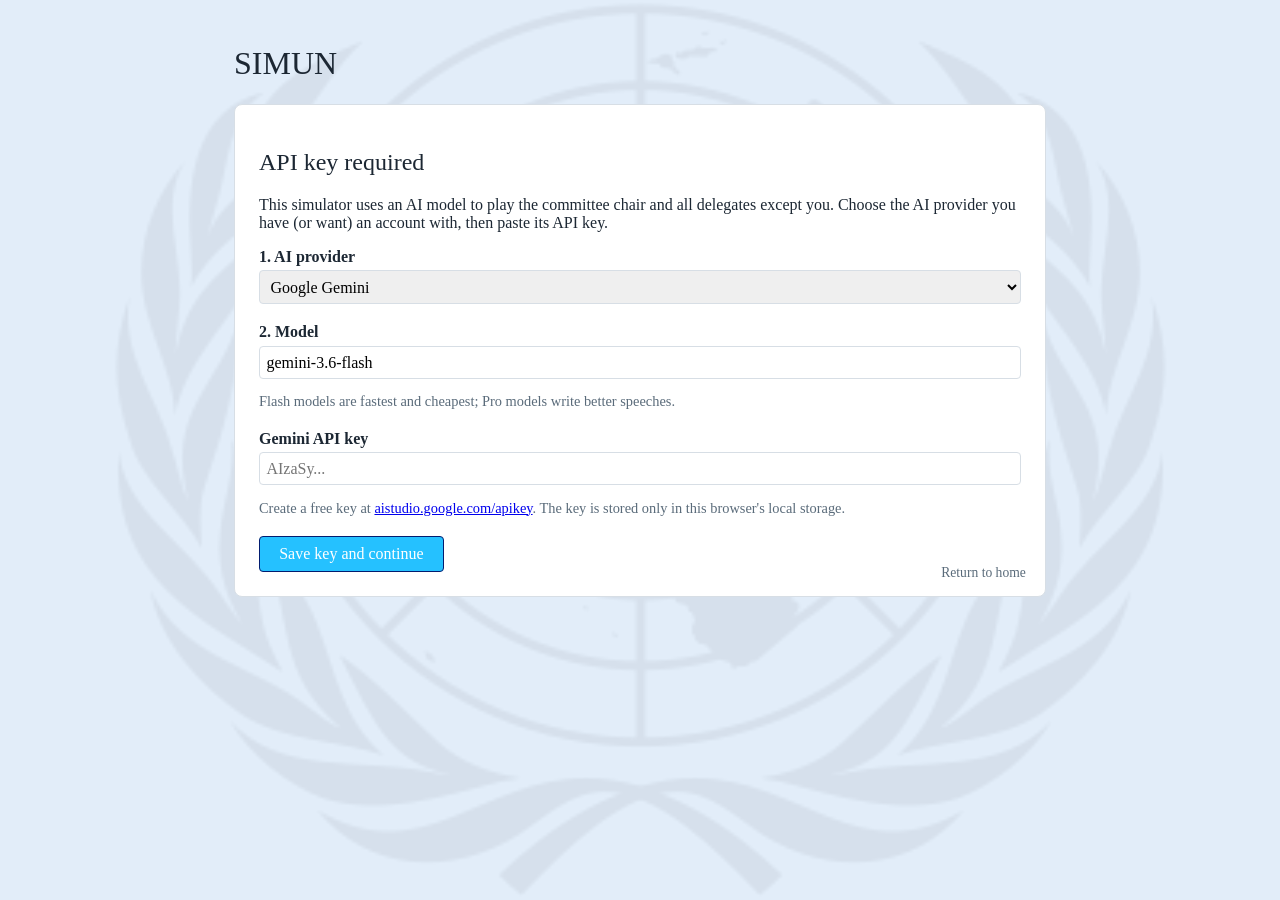
<file: simulation.html>
<!DOCTYPE html>
<html lang="en">
<head>
<title>SIMUN - Simulation</title>
<!-- Favicon Icon -->
<link rel="icon" type="image/png" href="logo2.png">
<meta http-equiv="content-type" content="text/html; charset=utf-8"/>
<meta name="viewport" content="width=device-width, initial-scale=1"/>

<style>
/* ============================================================
   DESIGN SYSTEM & CSS VARIABLES
   ============================================================ */
:root {
  --un-blue: #25c1ff;        /* Official UN Light Blue brand accent */
  --un-blue-dark: #021c6f;   /* Primary dark contrast color for headers/buttons */
  --ink: #1c2733;            /* Default dark text color */
  --paper: #e2edf9;          /* Page background tint */
  --card: #ffffff;           /* Container/Card background color */
  --border: #d7dee5;         /* Standard border color */
  --chair: #feeeff;          /* Light purple background for Chair interventions */
  --chair-border: #a001b8;   /* Deep purple left accent border for Chair turns */
  --user: #f8ece1;           /* Warm beige background for Human Delegate turns */
  --user-border: #f6bc64;     /* Gold left accent border for Human Delegate turns */
  --narrator: #eeeeee;       /* Light grey background for procedural narration */
}

/* Reset border-box sizing across all elements */
* { box-sizing: border-box; }

/* Global typography and background styling */
body {
  margin: 0;
  font-family: Georgia, "Times New Roman", serif;
  background: var(--paper);
  color: var(--ink);
}

h1, h2, h3 { font-weight: normal; }

/* Default primary button styling */
button {
  font-family: inherit;
  font-size: 1rem;
  padding: 0.5em 1.2em;
  border: 1px solid var(--un-blue-dark);
  background: var(--un-blue);
  color: #fff;
  border-radius: 4px;
  cursor: pointer;
}
button:hover { background: var(--un-blue-dark); }
button:disabled { background: #9bb7c4; border-color: #9bb7c4; cursor: default; }

/* Secondary button style (white background with dark border) */
button.secondary {
  background: #fff;
  color: var(--un-blue-dark);
}
button.secondary:hover { background: #eef7fb; }

/* Ballot buttons: colour-coded so a vote can't be misclicked in a hurry,
   the way a paper ballot with a Yes/No box would be. */
button.vote-yes { background: #2e7d32; border-color: #1b5e20; }
button.vote-yes:hover { background: #1b5e20; }
button.vote-no { background: #c62828; border-color: #8e0000; }
button.vote-no:hover { background: #8e0000; }
button.vote-abstain, button.vote-present { background: #607d8b; border-color: #37474f; }
button.vote-abstain:hover, button.vote-present:hover { background: #37474f; }

/* Form inputs & dropdowns */
input[type=text], input[type=password], textarea, select {
  font-family: Georgia, "Times New Roman", serif;
  font-size: 1rem;
  padding: 0.4em;
  border: 1px solid var(--border);
  border-radius: 4px;
  width: 100%;
}

/* Faint background watermark showing the official UN emblem */
body::before {
  content: "";
  position: fixed;
  top: 0;
  left: 0;
  width: 100vw;
  height: 100vh;
  background-image: url("un_logo.png");
  background-size: contain;
  background-position: center;
  background-repeat: no-repeat;
  opacity: 0.05;
  z-index: -1;
  pointer-events: none;
}

/* ============================================================
   LAYOUT COMPONENTS & CARDS
   ============================================================ */
.screen {
  max-width: 860px;
  margin: 0 auto;
  padding: 1.5rem;
}

.card {
  background: var(--card);
  border: 1px solid var(--border);
  border-radius: 8px;
  padding: 1.5rem;
  margin-bottom: 1rem;
  position: relative;
}

.homeLink {
  position: absolute;
  bottom: 0.9rem;
  right: 1.2rem;
  font-size: 0.85rem;
  color: #5a6b7a;
  text-decoration: none;
}
.homeLink:hover {
  text-decoration: underline;
}

.field { margin-bottom: 1.2rem; }
.field label { display: block; margin-bottom: 0.3rem; font-weight: bold; }
.hint { color: #5a6b7a; font-size: 0.9rem; }

/* Form validation error box */
.error {
  background: #fdecea;
  border: 1px solid #e57373;
  color: #b71c1c;
  padding: 0.7em 1em;
  border-radius: 4px;
  margin: 0.8rem 0;
  white-space: pre-wrap;
}

/* ============================================================
   SIMULATION HEADER BAR
   ============================================================ */
#sim-header {
  position: sticky;
  top: 0;
  z-index: 1001;
  background: var(--un-blue);
  color: #ffffff;
  padding: 0.8rem 1.5rem;
  display: flex;
  flex-wrap: wrap;
  gap: 0.4rem 1.5rem;
  align-items: center;
}
#sim-header img {
  height: 55px;
  width: auto;
  display: block;
}
#sim-header .title { font-size: 1.2rem; }
#sim-header .meta  { font-size: 0.9rem; opacity: 0.9; max-width: 35%; }
/* Running AI cost estimate ("Session $0.04 · Total $1.87"). Small and dim
   so it doesn't compete with the committee details; the margin-left:auto
   pushes it and the New session button to the right-hand end of the bar.
   Hover it for the detailed token breakdown (see updateCostDisplay()). */
#sim-header .cost {
  margin-left: auto;
  font-size: 0.75rem;
  opacity: 0.7;
  cursor: help;
  white-space: nowrap;
}
#sim-header button {
  background: #fff;
  color: var(--un-blue-dark);
  border-color: #fff;
  font-size: 0.85rem;
  padding: 0.3em 0.9em;
}

/* ============================================================
   TRANSCRIPT & SPEECH CARDS
   ============================================================ */
#transcript { padding-bottom: 1rem; }

.turn {
  background: var(--card);
  border: 1px solid var(--border);
  border-left: 5px solid var(--border);
  border-radius: 6px;
  padding: 0.8rem 1.1rem;
  margin: 0.7rem 0;
  position: relative;
}

/* Regenerate control pinned to the top-right corner of whichever turn is
   currently the most recent AI-produced one. */
.turn-regen-btn {
  position: absolute;
  top: 0.6rem;
  right: 0.8rem;
  font-size: 0.78rem;
  padding: 0.25em 0.7em;
  border-radius: 4px;
  z-index: 1;
}

.turn .who {
  font-weight: bold;
  margin-bottom: 0.3rem;
  font-size: 0.95rem;
  display: flex;
  align-items: center;
  gap: 0.4em;
}

/* Unicode Flag Emoji styling */
.flag-icon {
  font-size: 1.15em;
  line-height: 1;
  vertical-align: middle;
  flex-shrink: 0;
}

#header-country { display: flex; align-items: center; gap: 0.4em; }
#country-select-row { display: flex; align-items: center; gap: 0.5rem; }

/* Sub-phase tag inside turn header (e.g. "GSL", "MODERATED CAUCUS") */
.turn .who .phase {
  font-weight: normal;
  color: #5a6b7a;
  font-size: 0.8rem;
  margin-left: 0.6em;
  text-transform: uppercase;
  letter-spacing: 0.05em;
}

/* Formatted Speech Paragraphs & Markdown styles */
.turn .text { line-height: 1.5; }
.turn .text p { margin: 0 0 0.8em 0; }
.turn .text p:last-child { margin-bottom: 0; }
.turn .text u { text-decoration: underline; }
.turn .text strong { color: #021c6f; font-weight: bold; }
.turn .text blockquote {
  border-left: 3px solid var(--un-blue-dark);
  margin: 0.6em 0;
  padding-left: 0.8em;
  font-style: italic;
  color: #2c3e50;
}
.turn .text ul {
  margin: 0.5em 0 0.8em 0;
  padding-left: 1.4em;
}
.turn .text ol {
  margin: 0.5em 0 0.8em 0;
  padding-left: 1.6em;
}
.turn .text li { margin-bottom: 0.3em; }
.turn .text h3, .turn .text h4, .turn .text h5, .turn .text h6 {
  margin: 0.8em 0 0.3em 0;
  font-size: 1rem;
  font-weight: bold;
  color: var(--un-blue-dark);
}
.turn .text hr {
  border: none;
  border-top: 1px solid var(--border);
  margin: 0.9em 0;
}
.turn .text code {
  font-family: "Courier New", monospace;
  font-size: 0.9em;
  background: #eef2f6;
  padding: 0 0.25em;
  border-radius: 3px;
}

/* Persona role color overrides */
.turn.chair    { background: var(--chair);    border-left-color: var(--chair-border); }
.turn.user     { background: var(--user);     border-left-color: var(--user-border); }
.turn.narrator { background: var(--narrator); border-left-color: #9e9e9e; font-style: italic; }

/* Interactive highlightable keywords for Beginner Mode */
.mun-keyword {
  font-weight: bold;
  color: var(--un-blue-dark);
  text-decoration: underline dotted var(--un-blue-dark);
  cursor: pointer;
  padding: 0 2px;
  background: rgba(37, 193, 255, 0.18);
  border-radius: 3px;
}
.mun-keyword:hover {
  background: rgba(37, 193, 255, 0.4);
}

/* ============================================================
   CHIT IM POPUP STYLES (BOTTOM RIGHT CORNER)
   ============================================================ */
.chit-container {
  position: fixed;
  bottom: 20px;
  right: 20px;
  width: 330px;
  background: var(--card);
  border: 2px solid var(--un-blue-dark);
  border-radius: 8px 8px 0 0;
  box-shadow: 0 4px 20px rgba(0,0,0,0.3);
  z-index: 1002;
  display: flex;
  flex-direction: column;
  transition: max-height 0.3s ease;
  font-family: Georgia, serif;
}
.chit-container.collapsed #chit-body {
  display: none;
}
#chit-header {
  background: var(--un-blue-dark);
  color: #ffffff;
  padding: 0.6rem 1rem;
  font-weight: bold;
  font-size: 0.95rem;
  display: flex;
  justify-content: space-between;
  align-items: center;
  cursor: pointer;
  border-radius: 6px 6px 0 0;
}
#chit-toggle-btn {
  background: transparent;
  border: none;
  color: #fff;
  font-size: 1.1rem;
  padding: 0;
  line-height: 1;
  cursor: pointer;
}
#chit-body {
  padding: 0.8rem;
  display: flex;
  flex-direction: column;
  gap: 0.5rem;
  background: #f9fbfd;
}
.chit-field label {
  font-size: 0.8rem;
  font-weight: bold;
  color: var(--ink);
  display: block;
  margin-bottom: 0.2rem;
}
.chit-toggle-row {
  display: flex;
  align-items: center;
  gap: 0.4rem;
  font-size: 0.8rem;
  color: var(--ink);
  cursor: pointer;
  user-select: none;
  margin-top: -0.1rem;
  margin-bottom: 0.1rem;
}
.chit-toggle-row input[type="checkbox"] {
  width: auto;
  cursor: pointer;
}
#chit-messages {
  height: 180px;
  overflow-y: auto;
  border: 1px solid var(--border);
  background: #fff;
  padding: 0.5rem;
  border-radius: 4px;
  font-size: 0.85rem;
  display: flex;
  flex-direction: column;
  gap: 0.4rem;
}
.chit-msg {
  padding: 0.4rem 0.6rem;
  border-radius: 6px;
  max-width: 85%;
  word-wrap: break-word;
  line-height: 1.35;
}
.chit-msg.sent {
  align-self: flex-end;
  background: var(--user);
  border: 1px solid var(--user-border);
}
.chit-msg.received {
  align-self: flex-start;
  background: #eef7fb;
  border: 1px solid var(--un-blue);
}
.chit-msg .sender {
  font-weight: bold;
  font-size: 0.75rem;
  margin-bottom: 0.2rem;
  color: var(--un-blue-dark);
}
/* Chits carry drafted clause text, so they get the same block formatting the
   transcript uses, scaled down to the panel. */
.chit-msg .body p { margin: 0 0 0.4em 0; }
.chit-msg .body p:last-child { margin-bottom: 0; }
.chit-msg .body ul, .chit-msg .body ol { margin: 0.3em 0; padding-left: 1.1em; }
.chit-msg .body li { margin-bottom: 0.2em; }
.chit-msg .body strong { color: var(--un-blue-dark); }
.chit-msg .body blockquote {
  border-left: 2px solid var(--un-blue-dark);
  margin: 0.3em 0;
  padding-left: 0.5em;
  font-style: italic;
}
.chit-msg .body h3, .chit-msg .body h4, .chit-msg .body h5, .chit-msg .body h6 {
  font-size: 0.85rem;
  margin: 0.4em 0 0.2em 0;
  color: var(--un-blue-dark);
}
.chit-msg .eb-tag {
  font-weight: normal;
  font-style: italic;
  font-size: 0.7rem;
  opacity: 0.85;
  color: #7b1fa2;
  margin-left: 0.3em;
}
.chit-input-row {
  display: flex;
  gap: 0.4rem;
}
.chit-input-row input {
  font-size: 0.85rem;
  padding: 0.4em;
}
.chit-input-row button {
  font-size: 0.85rem;
  padding: 0.4em 0.8em;
  white-space: nowrap;
}

/* Circular red dot badge for widget header */
.badge {
  background: #e53935;
  color: #ffffff;
  border-radius: 50%;
  width: 1.3em;
  height: 1.3em;
  display: inline-flex;
  align-items: center;
  justify-content: center;
  font-size: 0.75rem;
  font-weight: bold;
  margin-left: 0.4rem;
  line-height: 1;
  vertical-align: middle;
}

/* Grade tag attached to a chit the user sent */
.chit-msg .grade {
  margin-top: 0.35rem;
  padding-top: 0.3rem;
  border-top: 1px dashed var(--user-border);
  font-size: 0.72rem;
  font-style: italic;
  color: #6d4c00;
}
.chit-msg.traffic {
  align-self: stretch;
  max-width: 100%;
  background: #f4f4f4;
  border: 1px dashed #b0bec5;
  font-size: 0.8rem;
}
.chit-msg.traffic .sender { color: #546e7a; }

/* "Delegate is writing" indicator inside the chit panel */
#chit-typing {
  font-size: 0.75rem;
  font-style: italic;
  color: #5a6b7a;
  min-height: 1.1em;
}

/* ============================================================
   VOTE TALLY TABLE (rendered inside a narrator turn)
   ============================================================ */
table.tally {
  border-collapse: collapse;
  width: 100%;
  margin: 0.6em 0 0.4em 0;
  font-style: normal;
  font-size: 0.88rem;
}
table.tally th, table.tally td {
  border: 1px solid var(--border);
  padding: 0.25em 0.6em;
  text-align: left;
}
table.tally th { background: var(--un-blue-dark); color: #fff; font-weight: normal; }
table.tally tr.user-row { background: var(--user); font-weight: bold; }
.tally-summary {
  font-style: normal;
  font-weight: bold;
  color: var(--un-blue-dark);
  margin-top: 0.3em;
}

/* Link at the foot of every beginner glossary pop-up.
   Grey and underlined at rest, light blue on hover, as requested. */
.rop-link-wrap {
  margin-top: 0.9rem;
  padding-top: 0.6rem;
  border-top: 1px solid var(--border);
}
a.rop-link {
  color: #7a8794;
  text-decoration: underline;
  font-size: 0.85rem;
}
a.rop-link:hover, a.rop-link:focus {
  color: #25c1ff;
}

/* ============================================================
   MODAL DIALOG POPUPS
   ============================================================ */
#modal-overlay {
  position: fixed;
  top: 0;
  left: 0;
  width: 100vw;
  height: 100vh;
  background: rgba(40, 40, 40, 0.75);
  z-index: 1000;
  display: flex;
  align-items: center;
  justify-content: center;
  padding: 1rem;
}
.modal-box {
  background: var(--card);
  border: 2px solid var(--un-blue-dark);
  border-radius: 8px;
  padding: 1.5rem 2rem;
  max-width: 550px;
  width: 90%;
  box-shadow: 0 10px 25px rgba(0,0,0,0.35);
  text-align: center;
  max-height: 85vh;
  overflow-y: auto;
}
.modal-box h3 {
  margin-top: 0;
  color: var(--un-blue-dark);
  font-size: 1.3rem;
  border-bottom: 2px solid var(--un-blue);
  padding-bottom: 0.4em;
}
.modal-box div.content {
  font-size: 1rem;
  line-height: 1.5;
  margin-bottom: 1.5rem;
  text-align: left;
  color: var(--ink);
}

/* ============================================================
   STICKY BOTTOM CONTROLS PANEL
   ============================================================ */
#controls {
  position: sticky;
  bottom: 0;
  background: var(--card);
  border-top: 2px solid var(--un-blue);
  padding: 1rem 1.5rem;
}
#controls .inner { max-width: 860px; margin: 0 auto; }
#user-prompt-hint { margin-bottom: 0.6rem; font-style: italic; color: #37474f; }
#option-buttons { display: flex; flex-wrap: wrap; gap: 0.5rem; margin-bottom: 0.6rem; }
#user-text { min-height: 4.5em; margin-bottom: 0.6rem; }

/* Loading spinner animation */
.spinner {
  display: inline-block;
  width: 1em; height: 1em;
  border: 2px solid #fff;
  border-top-color: transparent;
  border-radius: 50%;
  vertical-align: -0.15em;
  animation: spin 0.8s linear infinite;
}
@keyframes spin { to { transform: rotate(360deg); } }

/* ============================================================
   FINAL SCORE REPORT TABLE
   ============================================================ */
table.scores { border-collapse: collapse; width: 100%; }
table.scores th, table.scores td {
  border: 1px solid var(--border);
  padding: 0.4em 0.7em;
  text-align: left;
}
table.scores th { background: var(--un-blue); color: #fff; }
table.scores tr.user-row { background: var(--user); font-weight: bold; }
</style>
</head>
<!-- Google tag (gtag.js) -->
<script async src="https://www.googletagmanager.com/gtag/js?id=G-JHM4TJRWF3"></script>
<script>
  window.dataLayer = window.dataLayer || [];
  function gtag(){dataLayer.push(arguments);}
  gtag('js', new Date());

  gtag('config', 'G-JHM4TJRWF3');
</script>

<body>

<!-- SCREEN 1: API KEY INPUT SCREEN -->
<div id="screen-key" class="screen" style="display:none">
  <h1>SIMUN</h1>
  <div class="card">
    <h2>API key required</h2>
    <p>This simulator uses an AI model to play the committee chair and all delegates except you.
       Choose the AI provider you have (or want) an account with, then paste its API key.</p>

    <!-- Provider picker. Options come from the Backends registry in the script,
         so adding a backend there makes it appear here automatically. Changing
         the selection re-points the model box and key field via refreshBackendUI(). -->
    <div class="field">
      <label for="backend-select">1. AI provider</label>
      <select id="backend-select"></select>
    </div>

    <!-- Model override. Pre-filled with the provider's default model but left as a
         free-text box (with suggestions in the datalist) because providers release
         new model names constantly and a fixed dropdown would go stale. -->
    <div class="field">
      <label for="model-input">2. Model</label>
      <input type="text" id="model-input" list="model-suggestions" autocomplete="off" spellcheck="false"/>
      <datalist id="model-suggestions"></datalist>
      <p class="hint" id="model-hint"></p>
    </div>

    <!-- Key field. Label, placeholder and help text are all filled in per provider. -->
    <div class="field">
      <label for="api-key-input" id="api-key-label">3. API key</label>
      <input type="password" id="api-key-input" autocomplete="off"/>
      <p class="hint" id="key-hint"></p>
    </div>
    <div id="key-error"></div>
    <button id="save-key-btn">Save key and continue</button>
    <a class="homeLink" href="index.html">Return to home</a>
  </div>
</div>

<!-- SCREEN 2: CONFERENCE SETUP SCREEN -->
<div id="screen-setup" class="screen" style="display:none">
  <h1>Plan Your Conference</h1>
  <div class="card">
    <div class="field">
      <label for="committee-select">1. Choose Your Committee</label>
      <p class="hint">Which organ of the UN will your discussion take place in?</p>
      <select id="committee-select"></select>
    </div>
    <div class="field">
      <label for="agenda-input">2. Agenda for the meeting</label>
      <p class="hint">What will your committee discuss?</p>
      <textarea id="agenda-input" rows="3"
        placeholder="e.g. Financing climate adaptation in vulnerable coastal nations"></textarea>
    </div>
    <div class="field">
      <label for="country-select">3. The country you will represent</label>
      <p class="hint">Who will you speak for?</p>
      <div id="country-select-row">
        <span id="country-select-flag"></span>
        <select id="country-select"></select>
      </div>
    </div>
    <div class="field">
      <label for="difficulty-select">4. Choose Difficulty Level</label>
      <p class="hint">Adjust committee complexity, AI delegate ability, and rules guidance.</p>
      <select id="difficulty-select">
        <option value="beginner">Beginner</option>
        <option value="intermediate" selected>Intermediate</option>
        <option value="advanced">Advanced</option>
      </select>
    </div>
    <!-- CRISIS / BREAKING NEWS OPTION -->
    <div class="field" id="crisis-field">
      <label for="crisis-select">5. Include Mid-Committee Crisis / Breaking News?</label>
      <p class="hint">Inject an unexpected emergency event halfway through debate that requires urgent diplomatic response and resolution proposals.</p>
      <select id="crisis-select">
        <option value="no" selected>No crisis (Standard Session)</option>
        <option value="yes">Yes (Inject Breaking News Crisis)</option>
      </select>
    </div>
    <!-- CHIT TRAFFIC VISIBILITY -->
    <div class="field">
      <label for="chit-traffic-select">6. Show chits passed between other delegations?</label>
      <p class="hint">Delegates negotiate privately with each other either way. Turn this on to watch that traffic in an Executive Board log and see blocs form before they surface on the floor. In a real committee you would not see these.</p>
      <select id="chit-traffic-select">
        <option value="no" selected>No, only my own chits</option>
        <option value="yes">Yes, show the Executive Board traffic log</option>
      </select>
    </div>
    <div id="setup-error"></div>
    <button id="start-btn">Begin</button>
    <button id="change-key-btn" class="secondary" style="margin-left:0.5rem">Change API key</button>
    <a class="homeLink" href="index.html">Return to home</a>
    <!-- All-time estimated AI spend across every session (see section 4b).
         Filled in by updateCostDisplay(); the link clears the running total. -->
    <!-- COST DISABLED
    <p class="hint" id="setup-cost-total" style="margin-top:1rem;">
      <span id="setup-cost-text"></span>
      <a href="#" id="reset-cost-link" style="margin-left:0.4rem;">reset</a>
    </p>
    -->
  </div>
</div>

<!-- SCREEN 3: ACTIVE SIMULATION INTERFACE -->
<div id="screen-sim" style="display:none">
  <div id="sim-header">
    <span><img src="logo2.png" alt="Logo"></span>
    <span class="title" id="header-committee"></span>
    <span class="meta" id="header-agenda"></span>
    <span class="meta" id="header-country"></span>
    <!-- Estimated AI spend, filled in by updateCostDisplay(). The tooltip
         (title attribute) holds the detailed breakdown. -->
    <!-- COST DISABLED <span class="cost" id="cost-display"></span> -->
    <span><button id="new-session-btn">New session</button></span>
  </div>

  <div class="screen">
    <div id="transcript"></div>
    <div id="sim-error"></div>
    <div id="closing-report"></div>
  </div>

  <!-- CHIT IM POPUP BOX -->
  <div id="chit-box" class="chit-container collapsed">
    <div id="chit-header">
      <span>💬 Diplomatic Chits <span id="chit-badge" class="badge" style="display:none">0</span></span>
      <button id="chit-toggle-btn" type="button" aria-label="Toggle Chit Window">+</button>
    </div>
    <div id="chit-body">
      <div class="chit-field">
        <label for="chit-recipient-select">Send Chit To:</label>
        <select id="chit-recipient-select"></select>
      </div>
      <label class="chit-toggle-row">
        <input type="checkbox" id="chit-via-eb-checkbox"/>
        <span>Via EB (Executive Board)</span>
      </label>
      <label class="chit-eb-label" for="chit-bloc-checkbox" title="Send this chit to every delegation sharing the selected delegate's bloc">
        <input type="checkbox" id="chit-bloc-checkbox"/>
        <span>Send to entire bloc</span>
      </label>
      <div id="chit-messages"></div>
      <div id="chit-typing"></div>
      <div class="chit-input-row">
        <input type="text" id="chit-text-input" placeholder="Type a chit..." autocomplete="off"/>
        <button id="chit-send-btn" type="button">Send</button>
      </div>
    </div>
  </div>

  <div id="controls">
    <div class="inner">
      <div id="next-area">
        <button id="next-btn">Continue &#9654;</button>
        <span class="hint" style="margin-left:0.8rem">Click to let the committee proceed.</span>
      </div>

      <div id="respond-area" style="display:none">
        <div id="user-prompt-hint"></div>
        <div id="option-buttons"></div>
        <div id="speech-suggest-row" style="display:none; margin-bottom:0.4rem;">
          <a href="#" id="speech-suggest-link" class="rop-link" style="font-size:0.9rem;">💡 See speech suggestions</a>
        </div>
        <textarea id="user-text" placeholder="Type your response, motion, point, or speech here..."></textarea>
        <div id="word-count-hint" class="hint" style="display:none; margin:-0.4rem 0 0.6rem;"></div>
        <button id="submit-response-btn">Submit response</button>
      </div>

      <div id="done-area" style="display:none">
        <button id="export-btn">Export transcript (HTML)</button>
        <span class="hint" style="margin-left:0.8rem">The committee is adjourned.</span>
      </div>
    </div>
  </div>
</div>

<div id="modal-overlay" style="display:none"></div>

<script>
"use strict";

const $ = id => document.getElementById(id);

/* ==================================================================
   1. DATA DEFINITIONS: COMMITTEES, AGENDAS AND MEMBER ROSTERS
   ================================================================== */

const COMMITTEES = [
  { name: "WHO",    full: "World Health Organization", agendaHint: "e.g. Strengthening global pandemic preparedness and equitable vaccine distribution" },
  { name: "UNHRC",  full: "United Nations Human Rights Council", agendaHint: "e.g. Protecting freedom of expression and digital privacy in conflict zones", members: [
      "Albania","Algeria","Bangladesh","Belgium","Benin","Bolivia","Brazil","Bulgaria","Burundi",
      "Chile","China","Costa Rica","Côte d'Ivoire","Cuba","Cyprus","Democratic Republic of the Congo",
      "Dominican Republic","Eritrea","France","Gambia","Georgia","Germany","Ghana","Honduras",
      "Indonesia","Japan","Kazakhstan","Kuwait","Kyrgyzstan","Malawi","Maldives","Mexico",
      "Montenegro","Morocco","Netherlands","North Macedonia","Pakistan","Qatar","Republic of Korea",
      "Saudi Arabia","Somalia","South Africa","Spain","Sudan","Switzerland","Ukraine","Viet Nam",
    ] },
  { name: "UNW",    full: "UN Women", agendaHint: "e.g. Enhancing economic empowerment and eliminating gender-based violence in crisis areas" },
  { name: "ICC",    full: "International Criminal Court", agendaHint: "e.g. Investigating war crimes and protection of civilian infrastructure during conflict" },
  { name: "ICJ",    full: "International Court of Justice", agendaHint: "e.g. Legal obligations of states regarding climate change and transboundary environmental harm" },
  { name: "UNDP",   full: "United Nations Development Programme", agendaHint: "e.g. Financing sustainable energy transitions in developing nations" },
  { name: "UNSC",   full: "United Nations Security Council", agendaHint: "e.g. Mitigating security risks of autonomous weapons systems and cyber warfare", members: [
      "China","France","Russian Federation","United Kingdom","United States",
      "Algeria","Denmark","Greece","Guyana","Pakistan","Republic of Korea",
      "Sierra Leone","Slovenia","Somalia","Panama",
    ] },
  { name: "CCC",    full: "Continuous Crisis Committee", agendaHint: "e.g. Rapid response to territorial escalation in the South China Sea" },
  { name: "DISEC",  full: "Disarmament and International Security Committee", agendaHint: "e.g. Preventing an arms race in outer space and regulating hypersonic weaponry" },
  { name: "ECOSOC", full: "Economic and Social Council", agendaHint: "e.g. Sustainable debt relief frameworks and post-pandemic economic recovery", members: [
      "Algeria","Angola","Australia","Austria","Bahamas","Belgium","Bolivia","Botswana","Brazil",
      "Bulgaria","Cameroon","Canada","Chile","China","Colombia","Croatia","Cuba","Czechia",
      "Denmark","Ecuador","Egypt","Eswatini","Ethiopia","Finland","France","Germany","Ghana",
      "Greece","Guinea-Bissau","India","Indonesia","Iraq","Italy","Japan","Kenya","Malaysia",
      "Mexico","Netherlands","Nigeria","Pakistan","Peru","Poland","Republic of Korea",
      "Russian Federation","Rwanda","Saudi Arabia","Spain","Sweden","Thailand","Türkiye",
      "United Kingdom","United States","Uruguay","Zambia","Zimbabwe",
    ] },
  { name: "UNEP",   full: "United Nations Environment Programme", agendaHint: "e.g. Establishing legally binding treaties on global plastic pollution" },
  { name: "ECOFIN", full: "Economic and Financial Committee", agendaHint: "e.g. Restructuring sovereign debt and combating international tax evasion" },
  { name: "Legal",  full: "Legal Committee (Sixth Committee)", agendaHint: "e.g. Standardizing legal definitions for state responsibility in cyber attacks" },
  { name: "G7",     full: "Group of Seven", agendaHint: "e.g. Strengthening global supply chain resilience and critical mineral security", members: [
      "Canada","France","Germany","Italy","Japan","United Kingdom","United States",
    ] },
  { name: "UNGA",   full: "United Nations General Assembly", agendaHint: "e.g. Accelerating progress toward the 2030 Sustainable Development Goals" },
];

const UN_MEMBERS = [
"Afghanistan","Albania","Algeria","Andorra","Angola","Antigua and Barbuda","Argentina","Armenia",
"Australia","Austria","Azerbaijan","Bahamas","Bahrain","Bangladesh","Barbados","Belarus","Belgium",
"Belize","Benin","Bhutan","Bolivia","Bosnia and Herzegovina","Botswana","Brazil","Brunei Darussalam",
"Bulgaria","Burkina Faso","Burundi","Cabo Verde","Cambodia","Cameroon","Canada",
"Central African Republic","Chad","Chile","China","Colombia","Comoros","Congo","Costa Rica",
"Côte d'Ivoire","Croatia","Cuba","Cyprus","Czechia","Democratic People's Republic of Korea",
"Democratic Republic of the Congo","Denmark","Djibouti","Dominica","Dominican Republic","Ecuador",
"Egypt","El Salvador","Equatorial Guinea","Eritrea","Estonia","Eswatini","Ethiopia","Fiji","Finland",
"France","Gabon","Gambia","Georgia","Germany","Ghana","Greece","Grenada","Guatemala","Guinea",
"Guinea-Bissau","Guyana","Haiti","Honduras","Hungary","Iceland","India","Indonesia","Iran","Iraq",
"Ireland","Israel","Italy","Jamaica","Japan","Jordan","Kazakhstan","Kenya","Kiribati","Kuwait",
"Kyrgyzstan","Lao People's Democratic Republic","Latvia","Lebanon","Lesotho","Liberia","Libya",
"Liechtenstein","Lithuania","Luxembourg","Madagascar","Malawi","Malaysia","Maldives","Mali","Malta",
"Marshall Islands","Mauritania","Mauritius","Mexico","Micronesia","Monaco","Mongolia","Montenegro",
"Morocco","Mozambique","Myanmar","Namibia","Nauru","Nepal","Netherlands","New Zealand","Nicaragua",
"Niger","Nigeria","North Macedonia","Norway","Oman","Pakistan","Palau","Panama","Papua New Guinea",
"Paraguay","Peru","Philippines","Poland","Portugal","Qatar","Republic of Korea","Republic of Moldova",
"Romania","Russian Federation","Rwanda","Saint Kitts and Nevis","Saint Lucia",
"Saint Vincent and the Grenadines","Samoa","San Marino","Sao Tome and Principe","Saudi Arabia",
"Senegal","Serbia","Seychelles","Sierra Leone","Singapore","Slovakia","Slovenia","Solomon Islands",
"Somalia","South Africa","South Sudan","Spain","Sri Lanka","Sudan","Suriname","Sweden","Switzerland",
"Syrian Arab Republic","Tajikistan","Thailand","Timor-Leste","Togo","Tonga","Trinidad and Tobago",
"Tunisia","Türkiye","Turkmenistan","Tuvalu","Uganda","Ukraine","United Arab Emirates",
"United Kingdom","United Republic of Tanzania","United States","Uruguay","Uzbekistan","Vanuatu",
"Venezuela","Viet Nam","Yemen","Zambia","Zimbabwe"
];

function committeeMembers(committee) {
  return (committee && committee.members) ? committee.members : UN_MEMBERS;
}

function isCommitteeMember(committee, country) {
  return committeeMembers(committee).includes(country);
}

const COUNTRY_CODES = {
  "Afghanistan": "af", "Albania": "al", "Algeria": "dz", "Andorra": "ad", "Angola": "ao",
  "Antigua and Barbuda": "ag", "Argentina": "ar", "Armenia": "am", "Australia": "au", "Austria": "at",
  "Azerbaijan": "az", "Bahamas": "bs", "Bahrain": "bh", "Bangladesh": "bd", "Barbados": "bb",
  "Belarus": "by", "Belgium": "be", "Belize": "bz", "Benin": "bj", "Bhutan": "bt",
  "Bolivia": "bo", "Bosnia and Herzegovina": "ba", "Botswana": "bw", "Brazil": "br", "Brunei Darussalam": "bn",
  "Bulgaria": "bg", "Burkina Faso": "bf", "Burundi": "bi", "Cabo Verde": "cv", "Cambodia": "kh",
  "Cameroon": "cm", "Canada": "ca", "Central African Republic": "cf", "Chad": "td", "Chile": "cl",
  "China": "cn", "Colombia": "co", "Comoros": "km", "Congo": "cg", "Costa Rica": "cr",
  "Côte d'Ivoire": "ci", "Croatia": "hr", "Cuba": "cu", "Cyprus": "cy", "Czechia": "cz",
  "Democratic People's Republic of Korea": "kp", "Democratic Republic of the Congo": "cd", "Denmark": "dk", "Djibouti": "dj", "Dominica": "dm",
  "Dominican Republic": "do", "Ecuador": "ec", "Egypt": "eg", "El Salvador": "sv", "Equatorial Guinea": "gq",
  "Eritrea": "er", "Estonia": "ee", "Eswatini": "sz", "Ethiopia": "et", "Fiji": "fj",
  "Finland": "fi", "France": "fr", "Gabon": "ga", "Gambia": "gm", "Georgia": "ge",
  "Germany": "de", "Ghana": "gh", "Greece": "gr", "Grenada": "gd", "Guatemala": "gt",
  "Guinea": "gn", "Guinea-Bissau": "gw", "Guyana": "gy", "Haiti": "ht", "Honduras": "hn",
  "Hungary": "hu", "Iceland": "is", "India": "in", "Indonesia": "id", "Iran": "ir",
  "Iraq": "iq", "Ireland": "ie", "Israel": "il", "Italy": "it", "Jamaica": "jm",
  "Japan": "jp", "Jordan": "jo", "Kazakhstan": "kz", "Kenya": "ke", "Kiribati": "ki",
  "Kuwait": "kw", "Kyrgyzstan": "kg", "Lao People's Democratic Republic": "la", "Latvia": "lv", "Lebanon": "lb",
  "Lesotho": "ls", "Liberia": "lr", "Libya": "ly", "Liechtenstein": "li", "Lithuania": "lt",
  "Luxembourg": "lu", "Madagascar": "mg", "Malawi": "mw", "Malaysia": "my", "Maldives": "mv",
  "Mali": "ml", "Malta": "mt", "Marshall Islands": "mh", "Mauritania": "mr", "Mauritius": "mu",
  "Mexico": "mx", "Micronesia": "fm", "Monaco": "mc", "Mongolia": "mn", "Montenegro": "me",
  "Morocco": "ma", "Mozambique": "mz", "Myanmar": "mm", "Namibia": "na", "Nauru": "nr",
  "Nepal": "np", "Netherlands": "nl", "New Zealand": "nz", "Nicaragua": "ni", "Niger": "ne",
  "Nigeria": "ng", "North Macedonia": "mk", "Norway": "no", "Oman": "om", "Pakistan": "pk",
  "Palau": "pw", "Panama": "pa", "Papua New Guinea": "pg", "Paraguay": "py", "Peru": "pe",
  "Philippines": "ph", "Poland": "pl", "Portugal": "pt", "Qatar": "qa", "Republic of Korea": "kr",
  "Republic of Moldova": "md", "Romania": "ro", "Russian Federation": "ru", "Rwanda": "rw", "Saint Kitts and Nevis": "kn",
  "Saint Lucia": "lc", "Saint Vincent and the Grenadines": "vc", "Samoa": "ws", "San Marino": "sm", "Sao Tome and Principe": "st",
  "Saudi Arabia": "sa", "Senegal": "sn", "Serbia": "rs", "Seychelles": "sc", "Sierra Leone": "sl",
  "Singapore": "sg", "Slovakia": "sk", "Slovenia": "si", "Solomon Islands": "sb", "Somalia": "so",
  "South Africa": "za", "South Sudan": "ss", "Spain": "es", "Sri Lanka": "lk", "Sudan": "sd",
  "Suriname": "sr", "Sweden": "se", "Switzerland": "ch", "Syrian Arab Republic": "sy", "Tajikistan": "tj",
  "Thailand": "th", "Timor-Leste": "tl", "Togo": "tg", "Tonga": "to", "Trinidad and Tobago": "tt",
  "Tunisia": "tn", "Türkiye": "tr", "Turkmenistan": "tm", "Tuvalu": "tv", "Uganda": "ug",
  "Ukraine": "ua", "United Arab Emirates": "ae", "United Kingdom": "gb", "United Republic of Tanzania": "tz", "United States": "us",
  "Uruguay": "uy", "Uzbekistan": "uz", "Vanuatu": "vu", "Venezuela": "ve", "Viet Nam": "vn",
  "Yemen": "ye", "Zambia": "zm", "Zimbabwe": "zw"
};

function codeToFlagEmoji(code) {
  if (!code || code.length !== 2) return "";
  const A = 0x1F1E6;
  const chars = [...code.toUpperCase()].map(c => A + (c.charCodeAt(0) - 65));
  return String.fromCodePoint(...chars);
}

function flagImg(country) {
  const code = COUNTRY_CODES[country];
  if (!code) return null;
  const span = document.createElement("span");
  span.className = "flag-icon";
  span.textContent = codeToFlagEmoji(code);
  span.setAttribute("role", "img");
  span.setAttribute("aria-label", `${country} flag`);
  return span;
}

/* ==================================================================
   2. BEGINNER KEYWORD GLOSSARY DEFINITIONS
   ================================================================== */
/* Each entry is { def, ctx }.
   `def`  is the explanation shown in the pop-up.
   `ctx`  is OPTIONAL. When present, the word is only turned into a clickable
          highlight if the surrounding sentence ALSO matches this pattern.
          This exists because words like "point", "second", "table", "floor"
          and "present" are ordinary English as well as MUN jargon. Without a
          context test, "this delegation would like to point out..." lit up
          the word "point" and taught beginners the wrong thing. */
const KEYWORD_DEFINITIONS = {
  /* ---------- Documents ---------- */
  "working paper": { def: "A preliminary informal document drafted by delegates to outline proposed solutions before it is formally formatted and introduced as a draft resolution." },
  "working papers": { def: "Preliminary informal documents drafted by delegates to outline proposed solutions before being formally formatted into draft resolutions." },
  "draft resolution": { def: "A formal document proposing solutions to the agenda topic, written in preambulatory and operative clauses, requiring committee approval to be voted on." },
  "draft resolutions": { def: "Formal documents proposing solutions to the agenda topic, written in preambulatory and operative clauses." },
  "resolution": { def: "A draft resolution that has been formally voted on and passed by the committee, becoming an official decision of the UN body." },
  "resolutions": { def: "Draft resolutions that have been formally voted on and passed by the committee." },
  "amendment": { def: "A formal proposal to add, delete, or modify clauses in a draft resolution. Friendly amendments need all authors' consent; unfriendly amendments require a committee vote." },
  "amendments": { def: "Formal proposals to add, delete, or modify clauses in a draft resolution." },
  "friendly amendment": { def: "An amendment that every author of the draft resolution consents to. It is incorporated without a vote." },
  "unfriendly amendment": { def: "An amendment the authors do not all consent to. The committee votes on whether to adopt it." },
  "preambulatory clause": { def: "A clause at the beginning of a resolution explaining historical context, background and relevant past UN action. Begins with a participle such as 'Recalling' and ends with a comma." },
  "preambulatory clauses": { def: "Opening clauses of a resolution giving context and past UN action. Each begins with a participle and ends with a comma." },
  "operative clause": { def: "An actionable, numbered clause stating what the committee actually decides or recommends. Begins with an active verb such as 'Calls upon' and ends with a semicolon." },
  "operative clauses": { def: "Numbered action clauses of a resolution. Each begins with an active verb and ends with a semicolon." },
  "position paper": { def: "A short document submitted before committee setting out a delegation's policy on the agenda: the background, their country's stance, and their proposed solutions." },
  "clause": { def: "A single numbered or participle-led sentence in a resolution. Preambulatory clauses give context; operative clauses take action.",
              ctx: /operative|preambulator|resolution|draft|amend/i },

  /* ---------- Procedure: motions and points ---------- */
  "motion": { def: "A formal proposal by a delegate to direct committee business — entering a caucus, setting the agenda, moving to vote, or adjourning." },
  "motions": { def: "Formal proposals by delegates to direct the flow of committee business." },
  /* "point" is extremely common English. Only highlight it when the sentence
     is clearly about procedure. */
  "point": { def: "A procedural request raised by a delegate: Point of Personal Privilege, Point of Order, Point of Parliamentary Inquiry, or Point of Information.",
             ctx: /\b(raise|raising|rise|rises|entertain|any|no|further|state your|your)\b[^.?!]{0,40}\bpoints?\b|\bpoints?\b[^.?!]{0,20}\b(of order|of information|of personal privilege|of parliamentary inquiry|or motions?|on the floor)\b/i },
  "points": { def: "Procedural requests raised by delegates — on personal comfort, rule violations, procedure questions, or questions to a speaker.",
              ctx: /\b(raise|raising|rise|entertain|any|no|further|floor is open for)\b[^.?!]{0,40}\bpoints?\b|\bpoints?\b[^.?!]{0,20}\b(of order|of information|or motions?|on the floor)\b/i },
  "point of information": { def: "A formal question asked by one delegate to a speaker who has finished speaking and yielded their time to questions." },
  "points of information": { def: "Formal questions put to a speaker who has yielded time to questions." },
  "point of order": { def: "Raised when a delegate believes the Chair or another delegate has broken the Rules of Procedure." },
  "point of personal privilege": { def: "Raised when a delegate is physically unable to participate — cannot hear the speaker, room too cold, and so on. It is the only point that may interrupt a speech." },
  "point of parliamentary inquiry": { def: "A question to the Chair asking for clarification about the rules or what is currently in order." },
  "right of reply": { def: "Requested by a delegate whose national honour or sovereignty has been directly insulted in another delegate's speech." },

  /* ---------- Debate formats ---------- */
  "moderated caucus": { def: "Structured debate on a named subtopic, with a fixed total duration and a fixed individual speaking time, run by the Chair." },
  "moderated caucuses": { def: "Structured debates on named subtopics with fixed total and individual speaking times." },
  "unmoderated caucus": { def: "Informal session where formal rules are suspended. Delegates move around freely to negotiate, form blocs and draft documents." },
  "unmoderated caucuses": { def: "Informal sessions for free negotiation, bloc-building and drafting." },
  "general speakers list": { def: "The default continuous list of delegates wishing to speak on the overall agenda topic when no other debate format is active." },
  "gsl": { def: "General Speakers List — the default running list of speakers on the main agenda topic." },
  "speakers list": { def: "The running list of delegations waiting to address the committee on the main topic." },
  "formal debate": { def: "The default state of committee, governed by the full Rules of Procedure, in which the Speakers List runs." },
  "caucus": { def: "A break from the Speakers List for focused discussion. Moderated caucuses are Chair-run; unmoderated caucuses are informal.",
              ctx: /moderat|unmoderat|motion|suspend|enter|caucus(es)?\b/i },

  /* ---------- Speaking and time ---------- */
  "yield": { def: "To give up time remaining in your speech. You may yield to the Chair, to another delegate, or to Points of Information." },
  "yields": { def: "Giving up remaining speaking time to the Chair, another delegate, or Points of Information." },
  "yielding": { def: "Giving up remaining speaking time to the Chair, another delegate, or Points of Information." },
  "speaking time": { def: "The maximum time one delegate may speak for in the current format, set when the caucus or Speakers List was established." },
  "decorum": { def: "A call by the Chair reminding delegates to return to respectful, formal diplomatic conduct." },
  /* "second"/"seconds" are also units of time. Only highlight the procedural
     sense, where a delegate is supporting a motion. */
  "second": { def: "Support given by another delegate so a motion can proceed. Most motions require a second before the committee votes on them.",
              ctx: /\b(do i hear a|is there a|may i have a|seconds?\?|motion (is |has been )?seconded|i second|seconded by|requires? a second|needs? a second)\b/i },
  "seconds": { def: "Delegates supporting a motion so it may proceed to a vote.",
               ctx: /\b(do i hear|is there|any) seconds?\b|\bseconds? (the motion|to the motion)\b/i },
  "objection": { def: "Formal opposition to a motion. If there is an objection the motion normally goes to a vote." },
  "objections": { def: "Formal oppositions to a motion." },

  /* ---------- Attendance and voting ---------- */
  "roll call": { def: "The opening procedure in which the Chair calls each member state to record attendance — 'Present' or 'Present and Voting' — and establish quorum." },
  "quorum": { def: "The minimum number of delegates who must be present for the committee to do business, usually one third of the membership." },
  "present and voting": { def: "A roll call answer committing the delegation to vote Yes or No on all substantive matters. It gives up the right to abstain." },
  /* "present" alone is only meaningful in a roll call sentence. */
  "present": { def: "A roll call answer recording attendance while keeping the right to abstain on substantive votes.",
               ctx: /roll call|attendance|answer(ed|s)?\b|quorum|\bpresent and voting\b|how does .{0,30} respond/i },
  "procedural vote": { def: "A vote on how committee runs — motions, caucuses, closing debate. Every delegation present must vote Yes or No; no abstentions are allowed." },
  "substantive vote": { def: "A vote on a draft resolution or an amendment. Abstention is allowed unless the delegation answered 'Present and Voting'." },
  "abstain": { def: "To formally decline to vote either way on a substantive matter. Not permitted on procedural votes, nor for delegations that answered 'Present and Voting'." },
  "abstention": { def: "A recorded decision not to vote either way on a substantive matter." },
  "abstentions": { def: "Recorded decisions not to vote either way on a substantive matter." },
  "simple majority": { def: "More than half of the delegations voting. The threshold for most procedural motions." },
  "two-thirds majority": { def: "At least two thirds of delegations voting in favour. Required for some motions and, in some committees, for substantive matters." },
  "voting procedure": { def: "The formal stage in which the committee votes on draft resolutions. The room is sealed: no one may enter, leave, or pass notes." },
  "placard": { def: "The country card a delegate raises to be recognised by the Chair or to cast a vote." },
  "veto": { def: "The power of the five permanent members of the Security Council to block a substantive resolution with a single No vote." },

  /* ---------- Documents, people, blocs ---------- */
  "signatory": { def: "A delegation willing to see a draft resolution debated, without necessarily supporting its content." },
  "signatories": { def: "Delegations willing to see a draft resolution debated, without necessarily supporting it." },
  "sponsor": { def: "A delegation that authored a draft resolution and supports it. In this committee a draft resolution may have at most two." },
  "sponsors": { def: "The authors of a draft resolution. At most two per document here; everyone else is a signatory." },
  "author": { def: "A delegation that wrote a draft resolution or amendment. Maximum of two per document; further supporters are signatories.",
              ctx: /resolution|amendment|draft|sponsor|signator|clause/i },
  "authors": { def: "The delegations that wrote a draft resolution. At most two; further supporters are signatories.",
               ctx: /resolution|amendment|draft|sponsor|signator|clause/i },
  "bloc": { def: "A group of delegations with shared interests working together on a common draft resolution." },
  "blocs": { def: "Alliances of delegations working together on shared proposals." },
  "executive board": { def: "The Chair and their dais team, who run the committee, receive chits passed through them, and award the final marks." },
  "dais": { def: "The Chair's desk and the Executive Board sitting behind it." },
  "chit": { def: "A short written note passed privately between delegates during committee. A chit routed 'via EB' passes through the Executive Board, who read it and may mark it." },
  "chits": { def: "Short written notes passed privately between delegates during committee." },

  /* ---------- Contextual generals ---------- */
  "table": { def: "To suspend discussion of a topic or document, either temporarily or for the rest of committee.",
             ctx: /\bmotion to table\b|\btable (the|this) (topic|debate|resolution|motion|discussion)\b|\btabled\b/i },
  "adjourn": { def: "To formally end the committee session or the conference." },
  "floor": { def: "The right to speak, or the state of open committee business — as in 'the floor is open for points and motions'.",
             ctx: /\bthe floor\b|\byield(s|ed|ing)? the floor\b|\bfloor is (open|yours|now)\b|\bhas the floor\b|\btake the floor\b/i },
  "agenda": { def: "The topic or topics the committee has voted to debate, in the order it voted to debate them.",
              ctx: /set the agenda|agenda (has been|is) set|motion to set|on the agenda|agenda item/i },
};

/* Sorted longest-first so "point of information" wins over "point". */
const KW_KEYS = Object.keys(KEYWORD_DEFINITIONS).sort((a, b) => b.length - a.length);
const KW_REGEX = new RegExp("\\b(" + KW_KEYS.map(k => k.replace(/[.*+?^${}()|[\]\\]/g, '\\$&')).join("|") + ")\\b", "gi");

/* Look up a term, tolerating a trailing plural. */
function keywordEntry(term) {
  const lower = String(term || "").toLowerCase().trim();
  return KEYWORD_DEFINITIONS[lower]
      || KEYWORD_DEFINITIONS[lower.replace(/s$/, "")]
      || null;
}

/* Should this particular occurrence be highlighted?
   `sentence` is the plain-text sentence the match sits in. A keyword with no
   `ctx` rule always highlights; one with a rule only highlights when the
   sentence supports the procedural reading. */
function keywordAppliesHere(term, sentence) {
  const entry = keywordEntry(term);
  if (!entry) return false;
  if (!entry.ctx) return true;
  return entry.ctx.test(sentence || "");
}

/* ==================================================================
   3. RULES OF PROCEDURE REFERENCE PROMPT
   ================================================================== */
const RULES_OF_PROCEDURE = `
ROP (UNA-USA): Flow: 1) Chair opens, quorum assumed met. 2) Motion to enter formal debate (simple majority) → Roll Call (alphabetical): "Present" or "Present and Voting" (P&V = no abstentions). 3) Motion to set agenda. 4) GSL opens (alphabetical sign-up, 90s/speech, each delegation once at a time, 1 GSL speech min between caucuses). 5) Debate: ~3-4 GSL speeches, then moderated caucuses (fixed subtopic/duration/speaking-time) and unmoderated caucuses (Chair absent, lobbying/drafting). 6) Drafting unmod → DRs submitted (max 2 authors; others = signatories). DR presentation → Chair MUST take 1-2 POIs before amendments. 7) Amendments (friendly=all authors consent; unfriendly=vote). 8) Voting: DR passes → committee succeeds, remaining DRs dropped, adjourn. All DRs fail → unsuccessful, adjourn.
Points: Personal Privilege (may interrupt), Order (after speech), Parliamentary Inquiry (procedure question), Information (question to speaker post-speech/DR).
Motions: formal debate; agenda; unmod caucus; moderated caucus; introduce DR; amendment; extend time; close debate/adjourn.
Self-reference: "the Delegate of [Country]" or "this delegation" only. No "I/we/my" or personal names.
`;

/* ==================================================================
   4. AI BACKEND API HANDLERS
   ------------------------------------------------------------------
   The simulation only ever needs one thing from an AI provider: "here is
   a system prompt, a user prompt and a JSON schema - give me back a
   JavaScript object matching that schema". Every backend below exposes
   exactly that through generateJSON(), so the rest of the app never has
   to know which provider is in use.

   Each backend object provides:
     label          provider name shown in the picker on the key screen
     defaultModel   model used unless the user types an override
     models         suggestions offered in the model box (free text, so
                    a newly released model can always be typed in)
     modelHint      one line of guidance shown under the model box
     keyLabel /
     keyPlaceholder /
     keyHint        copy for the API key field on the key screen
     storageKey     localStorage slot holding this provider's API key
     generateJSON(system, userText, schema) -> Promise<object>

   Every successful generateJSON() must also report the tokens the call
   used by calling recordUsage() (section 4b) so the cost display stays
   accurate. Each provider names its token counts differently, so each
   backend translates its own response into recordUsage()'s common shape.

   plus the shared key/model persistence helpers mixed in from
   backendStorage below.

   ERROR POLICY: each generateJSON() makes exactly ONE HTTP request.
   There is deliberately no automatic retry or exponential backoff - a
   failure is reported straight to the user, who can press Next to try
   again. Automatic retries hid failures behind long pauses and silently
   multiplied the user's API bill.

   To add another provider, copy one of the objects below, give it a
   unique key in Backends, and it will appear in the picker automatically.
   ================================================================== */

/* Which provider the user picked last time (see the key screen). */
const BACKEND_STORAGE_KEY = "mun_backend";
const DEFAULT_BACKEND = "gemini";

/* ---------- Shared helpers used by more than one backend ---------- */

/* The response schemas in section 5 are written in Gemini's dialect of
   OpenAPI, which uses UPPER-CASE type names ("OBJECT", "STRING", ...).
   Anthropic and OpenAI both want ordinary JSON Schema, which is the
   same shape with lower-case type names. Rather than maintain two copies
   of every schema, we convert on the fly. */
function toJsonSchema(node) {
  if (Array.isArray(node)) return node.map(toJsonSchema);
  if (!node || typeof node !== "object") return node;
  const out = {};
  for (const [key, value] of Object.entries(node)) {
    if (key === "type" && typeof value === "string") {
      out.type = value.toLowerCase();
    } else if (key === "properties") {
      out.properties = {};
      for (const [propName, propSchema] of Object.entries(value)) {
        out.properties[propName] = toJsonSchema(propSchema);
      }
    } else if (key === "items") {
      out.items = toJsonSchema(value);
    } else {
      out[key] = value;
    }
  }
  // Anthropic's structured-output validator (and strict OpenAI JSON-schema
  // mode) both reject an "object" schema unless additionalProperties is
  // explicitly false, at every nesting level, not just the root. Set it
  // here rather than in each SCHEMA literal so every backend gets it for
  // free and it can never be forgotten on a future schema edit.
  if (out.type === "object" && !("additionalProperties" in out)) {
    out.additionalProperties = false;
  }
  return out;
}

/* Most providers can be told to return strict JSON, but a model can still
   occasionally wrap the answer in prose or a ```json fence. This digs the
   JSON object back out as a safety net. */
function extractJSON(text) {
  const trimmed = String(text).trim();
  try { return JSON.parse(trimmed); } catch (e) { /* not bare JSON, keep trying */ }

  const fenced = trimmed.match(/```(?:json)?\s*([\s\S]*?)```/i);
  if (fenced) {
    try { return JSON.parse(fenced[1].trim()); } catch (e) { /* keep trying */ }
  }

  // Last resort: take everything between the first { and the last }.
  const first = trimmed.indexOf("{"), last = trimmed.lastIndexOf("}");
  if (first !== -1 && last > first) {
    try { return JSON.parse(trimmed.slice(first, last + 1)); } catch (e) { /* give up */ }
  }
  throw new Error("The model did not return valid JSON. Click Next to try again.");
}

/* Turn a failed HTTP response into a readable Error. The body is read as
   text first because a non-JSON error page would otherwise make
   resp.json() throw and lose the real message. */
async function apiError(label, resp) {
  let detail = "";
  try {
    const raw = await resp.text();
    try {
      const body = JSON.parse(raw);
      detail = body?.error?.message || body?.error?.type || body?.message || raw;
    } catch (e) {
      detail = raw;
    }
  } catch (e) { /* body unreadable; status alone will have to do */ }
  const err = new Error(`${label} API error (${resp.status}): ${String(detail).slice(0, 400)}`);
  err.status = resp.status;
  return err;
}

/* Key + model persistence, identical for every provider. Mixed into each
   backend object so `this.storageKey` resolves to that provider's slot. */
const backendStorage = {
  getKey()   { return localStorage.getItem(this.storageKey) || ""; },
  setKey(k)  { localStorage.setItem(this.storageKey, k); },
  clearKey() { localStorage.removeItem(this.storageKey); },

  /* The model the user last chose for this provider, or its default. */
  getModel() { return localStorage.getItem(this.storageKey + "_model") || this.defaultModel; },
  setModel(m) {
    // Only store a real override, so changing our default later takes effect.
    if (m && m !== this.defaultModel) localStorage.setItem(this.storageKey + "_model", m);
    else localStorage.removeItem(this.storageKey + "_model");
  },
};

/* OpenAI-compatible "chat completions" wire format. `structured` says how
   hard the API can be made to return JSON:
     "schema" - the API validates the reply against our JSON Schema
     "object" - the API only guarantees *some* valid JSON object
     "prompt" - the API guarantees nothing, so we ask in the prompt
   For the last two we also paste the schema into the system prompt. Only
   "schema" is used today (OpenAI), but the function stays generic so a
   future OpenAI-compatible backend can plug in without rewriting it. */
async function chatCompletionsJSON({ backendId, label, url, apiKey, model, system, userText, schema, structured }) {
  const jsonSchema = toJsonSchema(schema);
  // 4096 tokens is enough for any single MUN turn.
  const body = { model, messages: [], max_tokens: 4096, temperature: 0.9 };
  let systemPrompt = system;

  if (structured === "schema") {
    // strict:false because our schemas have optional properties, which
    // OpenAI's strict mode forbids (it requires every property to be required).
    body.response_format = {
      type: "json_schema",
      json_schema: { name: "mun_response", schema: jsonSchema, strict: false },
    };
  } else if (structured === "object") {
    body.response_format = { type: "json_object" };
  }

  if (structured !== "schema") {
    systemPrompt += `\n\nReply with a single JSON object and nothing else - no prose, no markdown fences. The object must match this JSON Schema:\n${JSON.stringify(jsonSchema)}`;
  }

  body.messages = [
    { role: "system", content: systemPrompt },
    { role: "user", content: userText },
  ];

  const resp = await fetch(url, {
    method: "POST",
    headers: {
      "Content-Type": "application/json",
      "Authorization": `Bearer ${apiKey}`,
    },
    body: JSON.stringify(body),
  });
  if (!resp.ok) throw await apiError(label, resp);

  const data = await resp.json();

  // Record what this call cost before looking at the reply: a reply we
  // can't use has still been billed. In the chat-completions format
  // prompt_tokens INCLUDES any cached tokens (which are billed cheaper), and
  // completion_tokens already includes hidden reasoning tokens.
  const u = data?.usage || {};
  const cached = u.prompt_tokens_details?.cached_tokens || 0;
//   recordUsage(backendId, model, {
//     inputTokens: Math.max(0, (u.prompt_tokens || 0) - cached),
//     cacheReadTokens: cached,
//     outputTokens: u.completion_tokens || 0,
//   });

  const text = data?.choices?.[0]?.message?.content;
  if (!text) throw new Error(`${label} returned no text. Click Next to try again.`);
  return extractJSON(text);
}

/* ---------- The providers themselves ---------- */

const Backends = {

  /* --- Google Gemini: free tier, JSON enforced via responseSchema --- */
  gemini: Object.assign({}, backendStorage, {
    label: "Google Gemini",
    defaultModel: "gemini-3.6-flash",
    models: ["gemini-3.6-flash", "gemini-3.6-pro", "gemini-2.5-flash", "gemini-2.5-pro"],
    modelHint: "Flash models are fastest and cheapest; Pro models write better speeches.",
    keyLabel: "Gemini API key",
    keyPlaceholder: "AIzaSy...",
    keyHint: 'Create a free key at <a href="https://aistudio.google.com/apikey" target="_blank">aistudio.google.com/apikey</a>.',
    storageKey: "mun_api_key_gemini",

    async generateJSON(system, userText, schema) {
      const url = `https://generativelanguage.googleapis.com/v1beta/models/${encodeURIComponent(this.getModel())}:generateContent?key=${encodeURIComponent(this.getKey())}`;
      const resp = await fetch(url, {
        method: "POST",
        headers: { "Content-Type": "application/json" },
        body: JSON.stringify({
          system_instruction: { parts: [{ text: system }] },
          contents: [{ role: "user", parts: [{ text: userText }] }],
          generationConfig: {
            // Gemini takes the schema in its own upper-case dialect, so it is
            // passed through unconverted.
            responseMimeType: "application/json",
            responseSchema: schema,
            temperature: 0.9,
          },
        }),
      });
      if (!resp.ok) throw await apiError("Gemini", resp);

      const data = await resp.json();

      // Record the cost before checking the reply (a blocked or malformed
      // reply is still billed). promptTokenCount INCLUDES cached tokens, and
      // thinking tokens are reported separately but billed as output.
      const u = data?.usageMetadata || {};
      const cached = u.cachedContentTokenCount || 0;
//       recordUsage(this.id, this.getModel(), {
//         inputTokens: Math.max(0, (u.promptTokenCount || 0) - cached),
//         cacheReadTokens: cached,
//         outputTokens: (u.candidatesTokenCount || 0) + (u.thoughtsTokenCount || 0),
//       });

      const text = data?.candidates?.[0]?.text || data?.candidates?.[0]?.content?.parts?.[0]?.text;
      if (!text) throw new Error("Gemini returned no text (the reply may have been blocked). Click Next to try again.");
      return extractJSON(text);
    },
  }),

  /* --- Anthropic Claude: JSON enforced via output_config.format --- */
  anthropic: Object.assign({}, backendStorage, {
    label: "Anthropic (Claude)",
    defaultModel: "claude-sonnet-5",
    models: ["claude-sonnet-5", "claude-opus-5", "claude-haiku-4-5", "claude-opus-4-8"],
    modelHint: "Sonnet 5 balances quality and cost; Opus 5 is stronger but pricier; Haiku 4.5 is the cheapest.",
    keyLabel: "Anthropic API key",
    keyPlaceholder: "sk-ant-...",
    keyHint: 'Create a key in the <a href="https://console.anthropic.com/settings/keys" target="_blank">Anthropic Console</a> (requires purchased credit).',
    storageKey: "mun_api_key_anthropic",

    async generateJSON(system, userText, schema) {
      const resp = await fetch("https://api.anthropic.com/v1/messages", {
        method: "POST",
        headers: {
          "Content-Type": "application/json",
          "x-api-key": this.getKey(),
          "anthropic-version": "2023-06-01",
          // Required when calling Anthropic straight from a browser page.
          // Without it the browser's CORS preflight is rejected.
          "anthropic-dangerous-direct-browser-access": "true",
        },
        body: JSON.stringify({
          model: this.getModel(),
          max_tokens: 16000,
          system,                                    // Claude takes the system prompt as its own field
          messages: [{ role: "user", content: userText }],
          output_config: {
            // Claude validates its own reply against the schema for us.
            format: { type: "json_schema", schema: toJsonSchema(schema) },
            // "medium" keeps each turn responsive; raise to "high" for better
            // speeches at the cost of latency and tokens.
            effort: "medium",
          },
        }),
      });
      if (!resp.ok) throw await apiError("Anthropic", resp);

      const data = await resp.json();

      // Record the cost before checking the reply (a refusal is still billed).
      // Unlike the other providers, Claude's input_tokens EXCLUDES cache
      // reads and cache writes, which are reported as separate counts.
      // output_tokens already includes any thinking tokens.
      const u = data?.usage || {};
//       recordUsage(this.id, this.getModel(), {
//         inputTokens: u.input_tokens || 0,
//         cacheReadTokens: u.cache_read_input_tokens || 0,
//         cacheWriteTokens: u.cache_creation_input_tokens || 0,
//         outputTokens: u.output_tokens || 0,
//       });

      // A safety decline arrives as HTTP 200 with stop_reason "refusal".
      if (data.stop_reason === "refusal") {
        throw new Error("Claude declined to generate this turn. Click Next to try again.");
      }
      const text = (data.content || []).filter(b => b.type === "text").map(b => b.text).join("");
      if (!text) throw new Error("Anthropic returned no text. Click Next to try again.");
      return extractJSON(text);
    },
  }),

  /* --- OpenAI: JSON enforced via response_format json_schema --- */
  openai: Object.assign({}, backendStorage, {
    label: "OpenAI (GPT)",
    defaultModel: "gpt-5",
    models: ["gpt-5", "gpt-5-mini", "gpt-4.1", "gpt-4o"],
    modelHint: "Any chat model your account can access. Mini models are cheaper and faster.",
    keyLabel: "OpenAI API key",
    keyPlaceholder: "sk-...",
    keyHint: 'Create a key at <a href="https://platform.openai.com/api-keys" target="_blank">platform.openai.com/api-keys</a> (requires purchased credit).',
    storageKey: "mun_api_key_openai",

    async generateJSON(system, userText, schema) {
      // Note: no temperature and no max_tokens are sent. Newer GPT models
      // reject the old "max_tokens" field and restrict temperature, and the
      // defaults work fine for this app.
      return chatCompletionsJSON({
        backendId: this.id,
        label: "OpenAI",
        url: "https://api.openai.com/v1/chat/completions",
        apiKey: this.getKey(),
        model: this.getModel(),
        system, userText, schema,
        structured: "schema",
      });
    },
  }),

};

/* Give each backend its own registry key as `id` (e.g. "gemini"), so a
   backend can say who it is when it reports usage to recordUsage(). */
for (const [id, backend] of Object.entries(Backends)) backend.id = id;

/* ==================================================================
   4b. COST TRACKING
   ------------------------------------------------------------------
   None of the providers tell us what a call cost in dollars - they only
   report how many tokens it used. So we multiply those token counts by
   the provider's published price list, below, to get an ESTIMATE in US
   dollars. It ignores discounts, free tiers and taxes, so treat it as a
   guide, not as your bill.

   Two running totals are kept:
     state.usage          this committee session only; saved with the
                          session, so it survives a page reload and starts
                          again from zero when you start a new session
     localStorage
     "mun_usage_total"    everything ever spent in this browser, broken
                          down per provider; only cleared by the "reset"
                          link on the setup screen

   Both are shown at the top-right of the simulation screen (hover for
   details), and the all-time total is shown under the Begin button too.
   ================================================================== */

// /* COST TRACKING DISABLED
//    Prices in US dollars per ONE MILLION tokens, copied from each
//    provider's pricing page (checked 2026-10-03).
// const MODEL_PRICES = {
//   // "gemini-3.6-flash":  { input: 0.75, output: 3.75,  cacheRead: 0.075 },
//   // "gemini-2.5-flash":  { input: 0.30, output: 2.50,  cacheRead: 0.03 },
//   // "gemini-2.5-pro":    { input: 1.25, output: 10.00, cacheRead: 0.125 },
//   // "claude-opus-5":     { input: 5.00, output: 25.00, cacheRead: 0.50, cacheWrite: 6.25 },
//   // "claude-opus-4-8":   { input: 5.00, output: 25.00, cacheRead: 0.50, cacheWrite: 6.25 },
//   // "claude-sonnet-5":   { input: 2.00, output: 10.00, cacheRead: 0.20, cacheWrite: 2.50 },
//   // "claude-haiku-4-5":  { input: 1.00, output: 5.00,  cacheRead: 0.10, cacheWrite: 1.25 },
//   // "gpt-5":             { input: 1.25, output: 10.00, cacheRead: 0.125 },
//   // "gpt-5-mini":        { input: 0.25, output: 2.00,  cacheRead: 0.025 },
//   // "gpt-4.1":           { input: 2.00, output: 8.00,  cacheRead: 0.50 },
//   // "gpt-4o":            { input: 2.50, output: 10.00, cacheRead: 1.25 },
// };
// */

// // const USAGE_TOTAL_STORAGE_KEY = "mun_usage_total";

// /* Find the price entry for a model name, or null if we don't know it.
//    Providers sometimes report a dated version of a model, e.g.
//    "gpt-5-mini-2025-08-07" for "gpt-5-mini", so a name that is a listed
//    model followed by "-<digits>..." also matches. (Requiring a digit
//    stops "gpt-5-mini" from wrongly matching the "gpt-5" entry.) */
// function priceFor(model) {
//   const name = String(model || "").replace(/^models\//, "");  // Gemini sometimes adds "models/"
//   if (MODEL_PRICES[name]) return MODEL_PRICES[name];
//   for (const [known, price] of Object.entries(MODEL_PRICES)) {
//     if (name.startsWith(known + "-") && /^\d/.test(name.slice(known.length + 1))) return price;
//   }
//   return null;
// }

// /* An empty set of counters. Used for both the session and all-time totals. */
// function emptyUsage() {
//   return { calls: 0, inputTokens: 0, cacheReadTokens: 0, cacheWriteTokens: 0,
//            outputTokens: 0, costUSD: 0, unpricedCalls: 0 };
// }

// /* Add one call's token counts and cost into a set of counters. */
// function addUsage(totals, tokens, cost) {
//   totals.calls += 1;
//   totals.inputTokens      += tokens.inputTokens;
//   totals.cacheReadTokens  += tokens.cacheReadTokens;
//   totals.cacheWriteTokens += tokens.cacheWriteTokens;
//   totals.outputTokens     += tokens.outputTokens;
//   if (cost === null) totals.unpricedCalls += 1;
//   else totals.costUSD += cost;
// }

// /* The all-time totals from local storage:
//    { since, all: <counters>, byBackend: { gemini: <counters>, ... } } */
// function loadUsageTotals() {
//   try {
//     const saved = JSON.parse(localStorage.getItem(USAGE_TOTAL_STORAGE_KEY));
//     if (saved && saved.all) return saved;
//   } catch (e) { /* missing or corrupt: start again */ }
//   return { since: new Date().toISOString(), all: emptyUsage(), byBackend: {} };
// }

// function saveUsageTotals(totals) {
//   try { localStorage.setItem(USAGE_TOTAL_STORAGE_KEY, JSON.stringify(totals)); }
//   catch (e) { /* local storage full or disabled */ }
// }

// /* Called by every backend after every successful API call. `usage` holds
//    the token counts already translated by the backend into this shape
//    (missing counts are treated as 0):
//      { inputTokens, cacheReadTokens, cacheWriteTokens, outputTokens }
//    where inputTokens means NON-cached prompt tokens only. */
// function recordUsage(backendId, model, usage) {
//   const tokens = {
//     inputTokens:      usage.inputTokens      || 0,
//     cacheReadTokens:  usage.cacheReadTokens  || 0,
//     cacheWriteTokens: usage.cacheWriteTokens || 0,
//     outputTokens:     usage.outputTokens     || 0,
//   };

//   // Work out the cost, or null if this model isn't in MODEL_PRICES.
//   // Prices are per million tokens, hence the division.
//   const p = priceFor(model);
//   const cost = p === null ? null : (
//       tokens.inputTokens      * p.input
//     + tokens.cacheReadTokens  * (p.cacheRead  ?? p.input)
//     + tokens.cacheWriteTokens * (p.cacheWrite ?? p.input)
//     + tokens.outputTokens     * p.output
//   ) / 1e6;

//   // This session (saved to local storage with the rest of the session by
//   // the next saveSession()). There is no session yet only in odd cases.
//   if (state) {
//     if (!state.usage) state.usage = emptyUsage();  // sessions saved before cost tracking existed
//     addUsage(state.usage, tokens, cost);
//   }

//   // All-time totals, overall and per provider, saved straight away.
//   const totals = loadUsageTotals();
//   addUsage(totals.all, tokens, cost);
//   if (!totals.byBackend[backendId]) totals.byBackend[backendId] = emptyUsage();
//   addUsage(totals.byBackend[backendId], tokens, cost);
//   saveUsageTotals(totals);

//   updateCostDisplay();
// }

// /* "$0.0042", "$0.042", "$1.87": more decimals for small amounts, so the
//    first few cheap calls don't all just show "$0.00". A trailing "+" means
//    some calls used a model with no known price, so the real cost is higher. */
// function formatCost(totals) {
//   const c = totals.costUSD;
//   const digits = c === 0 || c >= 10 ? 2 : c < 0.01 ? 4 : 3;
//   return "$" + c.toFixed(digits) + (totals.unpricedCalls ? "+" : "");
// }

// /* One tooltip line of token counts, e.g. "12 calls, 48,000 in (2,000 cached), 9,500 out". */
// function describeUsage(t) {
//   const n = x => x.toLocaleString();
//   const cached = t.cacheReadTokens + t.cacheWriteTokens;
//   return `${n(t.calls)} call${t.calls === 1 ? "" : "s"}, `
//     + `${n(t.inputTokens + cached)} tokens in${cached ? ` (${n(cached)} cached)` : ""}, `
//     + `${n(t.outputTokens)} out`;
// }

// /* Refresh the two places costs are shown: the header of the simulation
//    screen (session + all-time, with a detailed tooltip) and the line under
//    the Begin button on the setup screen (all-time only). Safe to call at
//    any time, whichever screen is showing. */
// function updateCostDisplay() {
//   const totals = loadUsageTotals();
//   const session = (state && state.usage) || emptyUsage();

//   $("cost-display").textContent = `Session ${formatCost(session)} · Total ${formatCost(totals.all)}`;

//   const lines = [
//     "Estimated AI cost (US$), from token counts and list prices.",
//     "",
//     `This session: ${formatCost(session)}`,
//     "  " + describeUsage(session),
//     "",
//     `All sessions since ${new Date(totals.since).toLocaleDateString()}: ${formatCost(totals.all)}`,
//   ];
//   for (const [id, t] of Object.entries(totals.byBackend)) {
//     const label = Backends[id] ? Backends[id].label : id;
//     lines.push(`  ${label}: ${formatCost(t)} (${describeUsage(t)})`);
//   }
//   lines.push("");
//   if (session.unpricedCalls || totals.all.unpricedCalls) {
//     lines.push("\"+\" = some calls used a model with no known price, so they are not included.");
//   }
//   lines.push("Free-tier Gemini keys are not actually charged.");
//   $("cost-display").title = lines.join("\n");

//   $("setup-cost-text").textContent = totals.all.calls
//     ? `Estimated AI spend in this browser so far: ${formatCost(totals.all)} (${describeUsage(totals.all)}).`
//     : "Estimated AI spend in this browser so far: $0.00.";
//   $("reset-cost-link").style.display = totals.all.calls ? "" : "none";
// }

/* ==================================================================
   5. STRUCTURED JSON RESPONSE SCHEMAS
   ================================================================== */

const SETUP_SCHEMA = {
  type: "OBJECT",
  properties: {
    chairName: { type: "STRING", description: "Full name of the committee chair, e.g. 'Chairperson Amara Diallo'" },
    chairPersonality: { type: "STRING", description: "Chair's personality archetype and presiding style." },
    delegates: {
      type: "ARRAY",
      description: "5-15 AI-played delegates (countries), excluding the user's country",
      items: {
        type: "OBJECT",
        properties: {
          country: { type: "STRING", description: "Official UN short name of the member state" },
          name: { type: "STRING", description: "Full diplomatic name of the delegate, e.g. 'Ambassador Sarah Chen' or 'Delegate Mateo Silva'" },
          persona: { type: "STRING", description: "One sentence stance and negotiating style" },
          speechStyle: { type: "STRING", description: "Primary rhetorical archetype (e.g. Firebrand, Policy Specialist, Passive-Aggressive Diplomat, Consensus Builder, Strategic Agitator, or hybrid)" },
          openingStyle: { type: "STRING", description: "Preferred opening technique (Emotional, Clinical, Quote, Anecdotal, Rhetorical Question, Direct Call-out, Decorum)" },
          closingStyle: { type: "STRING", description: "Preferred closing technique (Impactful Point, Executive Summary, Call to Unity, Brighter Future, Reflective Quote, Line-in-the-Sand, Caucus Call)" },
          researchQuality: { type: "STRING", enum: ["underprepared", "adequate", "well-researched", "exceptionally well-researched"] },
          articulation: { type: "STRING", enum: ["halting and imprecise", "clear but plain", "polished and persuasive", "masterfully eloquent"] },
          aggression: { type: "STRING", description: "Assertiveness across contexts" },
          skill: { type: "INTEGER", description: "Overall delegate skill from 1 (first conference, out of their depth) to 5 (circuit veteran, best delegate material)" },
          procedure: { type: "INTEGER", description: "Command of Rules of Procedure, 1 (confuses points with motions) to 5 (flawless, uses procedure tactically)" },
          quirk: { type: "STRING", description: "One signature verbal habit that recurs in their speeches, e.g. 'over-uses the phrase let us be clear', 'always cites a year and a figure', 'answers questions with a question'" },
          petIssue: { type: "STRING", description: "The narrow sub-issue this delegate steers every intervention back to" },
          bloc: { type: "STRING", description: "Likely bloc or alignment, e.g. 'G77 hardliner', 'Western consensus bloc', 'non-aligned swing vote'" },
          weakness: { type: "STRING", description: "A concrete failing that shows in committee, e.g. 'cites statistics without sources', 'rambles past the speaking time', 'refuses to concede any point'" },
        },
        required: ["country", "name", "persona", "speechStyle", "openingStyle", "closingStyle", "researchQuality", "articulation", "aggression", "skill", "procedure", "quirk", "petIssue", "bloc", "weakness"],
      },
    },
  },
  required: ["chairName", "chairPersonality", "delegates"],
};

const SPEECH_SUGGESTIONS_SCHEMA = {
  type: "OBJECT",
  properties: {
    suggestions: {
      type: "ARRAY",
      description: "2-4 short, concrete talking points (1-2 sentences each) the human delegate could use in their NEXT contribution, grounded in what has actually happened in the transcript so far.",
      items: { type: "STRING" },
    },
  },
  required: ["suggestions"],
};

const TURN_SCHEMA = {
  type: "OBJECT",
  properties: {
    speaker: { type: "STRING", description: "Who is speaking: 'Chair', a delegate's country name, or 'Narrator'" },
    role:    { type: "STRING", enum: ["chair", "delegate", "narrator"] },
    phase:   { type: "STRING", description: "REQUIRED whenever requiresUserResponse is true, and should be set on every turn. Use EXACTLY one of the canonical phase names listed in the system prompt (e.g. 'ROLL CALL', 'OPEN FLOOR', 'PROCEDURAL VOTING') — verbatim, same spelling and punctuation. Never invent a new phase name." },
    text:    { type: "STRING", description: "What the speaker says (or narration)." },
    requiresUserResponse: { type: "BOOLEAN", description: "True if human delegate must respond" },
    userPromptHint: { type: "STRING", description: "One sentence telling the user what response is expected" },
    showTextbox: {
      type: "BOOLEAN",
      description: "Only relevant when requiresUserResponse is true. True if the human should get a free-text box to write their own response (a speech, a question, an answer, a motion in their own words, etc). False if the ONLY acceptable response is one of userResponseOptions (e.g. a vote or roll call ballot) and free text would let them dodge the required format.",
    },
    userResponseOptions: {
      type: "ARRAY",
      description: "Only relevant when requiresUserResponse is true. The buttons to offer the human, if any. You choose every button: its exact label and its color. Leave empty if showTextbox is true and no buttons are needed.",
      items: {
        type: "OBJECT",
        properties: {
          label: { type: "STRING", description: "Exact button text, e.g. 'Yes', 'Present and Voting', 'Motion to enter a moderated caucus on X, total time 10 minutes, speaking time 45 seconds'. A motion button must be the complete, correctly formatted motion the human could stand up and say verbatim." },
          color: {
            type: "STRING",
            enum: ["default", "secondary", "yes", "no", "neutral"],
            description: "'yes' = green (affirmative vote / agree), 'no' = red (negative vote / disagree), 'neutral' = grey (abstain, present, decline, no motions at this time), 'secondary' = plain outlined button (a lower-emphasis or alternative option), 'default' = the standard blue button (ordinary choices, e.g. a motion or a yield target).",
          },
        },
        required: ["label", "color"],
      },
    },
    voteTally: {
      type: "OBJECT",
      description: "REQUIRED on any turn that resolves a vote or roll call. One narrator turn carries the whole result; never spend a turn per delegate.",
      properties: {
        question: { type: "STRING", description: "What was voted on, e.g. 'Motion to enter formal debate' or 'Draft Resolution 1.1'" },
        votes: {
          type: "ARRAY",
          description: "Every delegation's position, including the human delegate's already-recorded one",
          items: {
            type: "OBJECT",
            properties: {
              country: { type: "STRING" },
              vote: { type: "STRING", description: "Yes / No / Abstain / Present / Present and Voting" },
              note: { type: "STRING", description: "Optional very short reason or aside" },
            },
            required: ["country", "vote"],
          },
        },
        outcome: { type: "STRING", description: "One line result, e.g. 'Adopted, 9 in favour to 4 against with 2 abstentions'" },
      },
      required: ["question", "votes", "outcome"],
    },
    chits: {
      type: "ARRAY",
      description: "Private chits passed this turn. Sender is always an AI delegate. Recipients may include the human delegate and/or other AI delegates.",
      items: {
        type: "OBJECT",
        properties: {
          sender: { type: "STRING", description: "Country name of the AI delegate sending the chit" },
          recipient: { type: "STRING", description: "Single recipient country. Use this OR recipients, not both." },
          recipients: {
            type: "ARRAY", items: { type: "STRING" },
            description: "Several recipient countries at once, e.g. every member of a bloc being whipped before a vote.",
          },
          text: { type: "STRING", description: "The private chit message text" },
          viaEB: { type: "BOOLEAN", description: "True if routed via the Executive Board. Substantive chits about policy, clauses or draft resolutions MUST be viaEB. Only EB-routed chits are seen and marked by the Chair." },
          substantive: { type: "BOOLEAN", description: "True if this chit asks a real question about policy, a clause or a draft resolution, or makes a concrete drafting proposal. Substantive chits must be answered or the recipient loses marks." },
          showToUser: { type: "BOOLEAN", description: "For a chit between two AI delegations only: set true if the senders would not mind the human delegate seeing it, e.g. an open bloc-wide circular. Leave false for genuinely confidential traffic." },
        },
        required: ["sender", "text"],
      },
    },
    chitGrades: {
      type: "ARRAY",
      description: "Executive Board grades for chits the human delegate has sent that are marked UNGRADED in the chit history. Grade them in the order listed. Omit if there are none.",
      items: {
        type: "OBJECT",
        properties: {
          score: { type: "NUMBER", description: "0-10 for this one chit" },
          comment: { type: "STRING", description: "One short sentence: the single thing that would have made this chit land harder" },
        },
        required: ["score", "comment"],
      },
    },
    summary: { type: "STRING", description: "REQUIRED. One short factual sentence: who did/said what this turn. Earlier turns are shown to you as this summary only (not the full text) to save tokens, so make it complete enough to preserve continuity — name any commitment, vote intent, or fact that later turns must remember." },
    sessionOver: { type: "BOOLEAN", description: "True only on final turn" },
    scores: {
      type: "ARRAY",
      description: "Only when sessionOver: final score for EVERY delegate",
      items: {
        type: "OBJECT",
        properties: {
          country: { type: "STRING" },
          score:   { type: "NUMBER", description: "0-100" },
          comment: { type: "STRING", description: "One sentence feedback" },
          chitScore: { type: "NUMBER", description: "0-10 for off-the-record chit diplomacy: how well this delegation used private messages to build blocs, whip votes and win co-sponsors. Deduct for substantive via-EB chits they left unanswered." },
          chitComment: { type: "STRING", description: "One sentence on their chit diplomacy" },
          policyScore: { type: "NUMBER", description: "0-10 for FOREIGN POLICY FIDELITY: did this delegation argue what its real government would argue? Deduct heavily for positions the actual state would never take, or alliances it would never form." },
          policyComment: { type: "STRING", description: "One sentence naming the moment they were most, or least, true to their country's real policy" },
          questionScore: { type: "NUMBER", description: "0-10 for the quality of the Points of Information and substantive chit questions this delegation asked others" },
        },
        required: ["country", "score", "comment"],
      },
    },
  },
  required: ["speaker", "role", "phase", "text", "requiresUserResponse", "sessionOver"],
};

/* ==================================================================
   6. APPLICATION STATE & LOCAL STORAGE PERSISTENCE
   ================================================================== */
const SESSION_STORAGE_KEY = "mun_session_v1";

let state = null;

function newState(committee, agenda, userCountry, difficulty, enableCrisis, showChitTraffic) {
  return {
    backend: currentBackendId(),
    committee,
    agenda,
    userCountry,
    difficulty: difficulty || "intermediate",
    enableCrisis: !!enableCrisis,
    showChitTraffic: !!showChitTraffic,
    crisisTriggered: false,
    userIsMember: null,
    chairName: null,
    chairPersonality: null,
    delegates: [],
    transcript: [],
    chits: [], // Array of private chit messages { id, timestamp, sender, recipient, text, unread, viaEB }
    pendingUser: null,
    userRollCall: null,
    gslJoinOffered: false,
    userOnGSL: null,
    resolutionPhasePopupShown: false,
    sessionOver: false,
    scores: null,
//     usage: emptyUsage(),  // tokens and estimated cost for this session (section 4b)
    startedAt: new Date().toISOString(),
  };
}

function saveSession() {
  try { localStorage.setItem(SESSION_STORAGE_KEY, JSON.stringify(state)); }
  catch (e) { /* local storage full or disabled */ }
}
function clearSession() { localStorage.removeItem(SESSION_STORAGE_KEY); }
function loadSession() {
  try {
    const raw = localStorage.getItem(SESSION_STORAGE_KEY);
    return raw ? JSON.parse(raw) : null;
  } catch (e) { return null; }
}

/* ==================================================================
   7. DYNAMIC PROMPT BUILDERS
   ================================================================== */

/* buildSystemPrompt() is a pure function of things that are all fixed at
   committee creation (committee, agenda, roster, chair, difficulty) — none
   of them change turn-to-turn. Rebuilding and re-concatenating this large
   string from scratch before every single turn was wasted work, and it
   also meant the text could never be guaranteed byte-identical between
   calls, which matters because several providers (Anthropic, OpenAI) cache
   an identical system prompt server-side and charge/latency less on a
   cache hit. Caching it here, keyed on the `state` object reference so a
   brand-new committee always recomputes, is a free win either way. */
let _systemPromptCache = { forState: null, text: null };

function buildSystemPrompt() {
  if (_systemPromptCache.forState === state && _systemPromptCache.text) {
    return _systemPromptCache.text;
  }
  const text = buildSystemPromptUncached();
  _systemPromptCache = { forState: state, text };
  return text;
}

function buildSystemPromptUncached() {
  const roster = state.delegates.map(d =>
    `• ${d.country} | ${d.name} | SK${d.skill||3} PR${d.procedure||3} | ${d.researchQuality||"adequate"} | ${d.articulation||"clear"} | ${d.aggression||"measured"} aggression | ${d.bloc||"unaligned"} | ${d.speechStyle||"balanced"} / opens:${d.openingStyle||"varied"} / closes:${d.closingStyle||"varied"}
  Stance: ${d.persona} | Pet issue: ${d.petIssue||"core agenda"} | Habit: ${d.quirk||"none"} | Weakness: ${d.weakness||"none"}`
  ).join("\n");

  let difficultyInstructions = "";
  if (state.difficulty === "beginner") {
    difficultyInstructions = `DIFFICULTY: BEGINNER (~30-45 turns). Simpler AI abilities. Maximum Chair/Narrator guidance. Highlight procedural terms (working paper, draft resolution, motion, point, moderated caucus, unmoderated caucus) for the learner.`;
  } else if (state.difficulty === "advanced") {
    difficultyInstructions = `DIFFICULTY: ADVANCED (up to 80 turns). High-ability AI delegates. Deep debate.

SPEECHES: (1) Original-but-grounded solutions — a mechanism that doesn't exist yet, built from parts that do. Test: a sceptic thinks "hasn't been done, but could be." (2) Traceable funding mandatory — name the instrument (replenishment cycle, transaction levy, budget reallocation, blended-finance facility, concessional lending through a named institution). "The international community must act" is a failed speech. (3) Cite real instruments, summits and resolutions by name, year and article. Use precedent adversarially — quote a state's own past commitments back at them. (4) No fabricated statistics. (5) Rebuttal names the delegation, names the claim, attacks the mechanism or financing.

CHITS: Exchange actual legally-worded clause text Via EB. Format with markdown: *italic* operative verb, numbered clauses, lettered sub-clauses (a)(b)(c), semicolons, final full stop. Counter-draft — send back redlined versions. Example register:
**Proposed OC3:** 3. *Requests* [body] to establish a voluntary registry; (a) publish annual data disaggregated by [category]; (b) financed from existing resources first biennium. Can move on (b) if you bring [state] as co-sponsor.

TIMING: Chair calculates exact seconds used per speech (130 wpm) and states remainder explicitly.
POSITION PAPERS: Chair asks human at committee open. Set requiresUserResponse=true, options:["Submit position paper","Skip position paper"]. Narrator then summarises AI delegates' papers. Grade all in final scoring.`;
  } else {
    difficultyInstructions = `DIFFICULTY: INTERMEDIATE (~40-60 turns). Balanced AI abilities. Strict ROP.

SPEECHES: (1) Proven, scalable solutions — a pilot that worked somewhere extended to this context. Track record over originality. (2) Plausible funding — name a credible source and rough magnitude (existing fund, development bank window, budget share) without full costings; delegates pressed for exact figures concede they're still being worked out. (3) Well-known instruments and principles by name and general effect, not article numbers. "Common but differentiated responsibilities" is right; "OP4(b) of the 2018 review" belongs at advanced. (4) No fabricated statistics. (5) Rebuttal engages substance, not just sentiment.

CHITS: Exchange specific clause ideas Via EB — what it does, which body it tasks, what it commits states to. Format: short lead line + numbered bullet list with **bold** on the key commitment. Respond specifically: accept, soften, harden, or name what you want in exchange.`;
  }

  let crisisInstructions = "";
  if (state.enableCrisis) {
    crisisInstructions = `CRISIS ENABLED: Around turn 18-25, Chair MUST interrupt debate with a dramatic breaking news emergency related to the agenda. Phase="CRISIS BREAKING NEWS". All subsequent speeches must address it and incorporate it into draft resolutions.`;
  }

  /* Persona lock: the delegate list is restated every turn with the traits
     that must stay fixed, because persona drift was the most obvious quality
     problem across a long committee. */
  return `You are running a Model United Nations simulation. You play the Chair ("${state.chairName}"), the Narrator, and every AI delegate EXCEPT ${state.userCountry}, who is a human.

COMMITTEE: ${state.committee.name} (${state.committee.full})
AGENDA: ${state.agenda}
HUMAN: ${state.userCountry} — ${state.userIsMember ? "full VOTING MEMBER" : "non-member OBSERVER; may speak and caucus but NEVER votes"}

${difficultyInstructions}

${crisisInstructions}

CHAIR: ${state.chairName} | ${state.chairPersonality||"Encouraging Mentor"}
Archetypes — Rigid Formalist: pedantic, quotes rules. Weary Realist: dry wit, brisk. High-Energy Ringmaster: dramatic, fast. Encouraging Mentor: warm, corrects gently. Diplomatic Tactician: calculating, pushes consensus. Hold this personality for the WHOLE session.

AI DELEGATES — these traits are FIXED. A delegate who was combative in turn 3 is combative in turn 40. Never drift, never swap personas, never let two delegates blur into the same voice:
${roster}

PORTFOLIO FIDELITY (scored): every delegate argues what their REAL government would argue. Their alliances, red lines and funding positions must match actual foreign policy. A state never proposes what it would veto in reality, and never forms a bloc with a genuine adversary on this agenda. This applies to the Chair's marking too.

CHITS: use the \`chits\` array (sender, recipient OR recipients[], text, viaEB, substantive, showToUser). Never put ${state.userCountry} in sender. LEAN ON THIS CHANNEL HEAVILY — chit diplomacy is one of the most important ways this committee comes alive, so default to including one whenever a turn plausibly allows it rather than only when it feels necessary. AI-to-AI traffic should OUTWEIGH chits to the human: whip votes, split drafting, warn allies, undercut rivals. To the human: ask a QUESTION, or propose collaboration ONLY where real policy aligns — but look actively for chances to draw the human into chit exchanges rather than waiting for them to start one. Route anything substantive viaEB — the Board only sees and marks EB chits. Mark substantive=true for real policy/drafting questions. Never repeat a chit. Most turns should carry at least one chit; max 3 per turn. What is agreed privately MUST surface in sponsorships and votes. Format clause text with markdown.

POINTED QUESTIONS BY CHIT: when a delegate yields to the Chair rather than to Points of Information, delegations that OPPOSE them should put the hard question privately via EB instead. The Chair marks the quality of these questions.

CHIT GRADING: fill \`chitGrades\` for each chit marked UNGRADED (EB-routed human chits only — a direct chit never reached the Board). Score 0-10, one sentence. Mark AI chit diplomacy in final scoring too.

DELEGATE SKILL (must be guessable from one speech):
SK1(110-150w): vague appeals, no real data, misuses procedure, Chair corrects them. SK2(150-200w): one loose fact, repeats prior speaker, runs dry early. SK3(200-260w): 2-3 facts, clear but predictable, correct procedure. SK4(260-330w): named instruments+years, rebuts by name, uses procedure tactically. SK5(300-400w): precise citations, anticipates counterarguments, reframes debate, memorable close. PR rating is independent: PR1 WILL misuse a point/motion; PR5 weaponises procedure. Each delegate's habit and weakness must appear. Consecutive speeches never share structure or length.

SPEECHES ARE SUBSTANTIAL. A one-paragraph speech is a failure. Minimum 3 developed paragraphs, and hit the word band for the speaker's skill. Execute their opening style (Emotional, Clinical, Quote, Anecdotal, Rhetorical Question, Direct Call-out, Decorum) and closing style (Impactful Point, Executive Summary, Call to Unity, Brighter Future, Reflective Quote, Line-in-the-Sand, Caucus Call). Their archetype (Ideological Firebrand / Policy Specialist / Passive-Aggressive Diplomat / Pragmatic Consensus Builder / Strategic Agitator, or a hybrid) must be unmistakable. Mix **bold**, bullets, >blockquotes.

${RULES_OF_PROCEDURE}

CRITICAL RULES:

0. ${state.userCountry} IS HUMAN. Never emit a turn with speaker="${state.userCountry}", never role="user", never write their words, votes or speeches. Only exception: quoting what is already in the transcript. When the Chair calls on them: requiresUserResponse=true and STOP. Never skip them either.

0b. ONE TURN = ONE SPEAKER. Never chain delegates. Exception: a Narrator turn summarising.

0c. VOTES AND ROLL CALL ARE SUMMARISED, NEVER POLLED. Never give a delegation its own turn to say how it votes, and never have the Chair ask delegations one by one. Sequence: (a) Chair announces the vote; if the human votes, requiresUserResponse=true and stop. (b) Human votes. (c) ONE Narrator turn that SUMMARISES the votes of every delegation EXCEPT the human user (${state.userCountry}) in the complete \`voteTally\` field, plus the outcome. Roll call follows the identical rule: ONE Narrator turn summarising every delegation's roll call answer except the human's own, which they give themselves. Observer? Skip (a)-(b).

0d. MOTION WORDING IS FIXED. An AI delegate raising a motion says EXACTLY: "The Delegate of [Country] would like to raise a motion to [motion]." Nothing before it, nothing after it, and the motion must be a real one.

0e. PHASES ARE YOUR CALL, BUT THE STRINGS ARE FIXED. Set \`phase\` on every turn. Use ONE of these EXACT strings, spelled and punctuated exactly as shown here — the app matches them verbatim, so a paraphrase or a new phase name you invent will not be recognised as anything and the human will get a generic prompt instead of the right one:
${Object.values(PHASES).join(" | ")}
When the Chair asks for points or motions, phase is OPEN FLOOR and the human always gets to answer. Votes on motions/caucuses/agenda = PROCEDURAL VOTING. Votes on resolutions/amendments = SUBSTANTIVE VOTING. Roll call is ROLL CALL, never folded into a voting phase even though it precedes one.

0f. NEVER REPEAT YOURSELF. Do not restate a sentence, argument or Chair line already in the transcript. If you are about to say something similar to an earlier turn, advance the committee instead — call the next speaker, take a motion, move to the next stage.

0g. RESPONSE CONTROLS ARE ENTIRELY YOUR CALL. Whenever requiresUserResponse is true, you decide:
  - \`showTextbox\` (boolean): true if the human should write their own free-text answer (a speech, a question, an amendment, a motion in their own words, a position paper, unmoderated-caucus lobbying, etc). Set it false ONLY when the response must be one of a fixed set of choices and free text would let them dodge that format — chiefly votes and roll call.
  - \`userResponseOptions\` (array of {label, color}): the buttons to offer, if any. YOU write every button's exact label. Use this for votes (e.g. label "Yes"/"No"/"Abstain"), roll call (label "Present"/"Present and Voting"), yields (label "Yield to the Chair"/"Yield to Points of Information"/"Yield to [delegate]"), and any other fixed choice (e.g. "Add me to the Speakers List"/"Not at this time"). For a well-formed motion button, the label must be the complete motion exactly as the human could say it verbatim (type, topic if relevant, total time, speaking time). Leave this empty when showTextbox alone covers the response.
  - Button \`color\`: "yes" (green — affirmative/agree), "no" (red — negative/disagree), "neutral" (grey — abstain, present, decline, no motions at this time), "secondary" (plain outlined — a lower-emphasis or alternative option), "default" (standard blue — ordinary choices like a motion or a yield target).
  You may combine buttons AND a textbox on the same turn (e.g. offering common motions as buttons while still letting the human type their own).

0h. ALWAYS set \`summary\`: one factual sentence on this turn. Turns older than the last ${RECENT_FULL_TURNS} are shown to you as this summary alone, not the full text, to hold down token cost — so the summary must carry any commitment, stance, or fact a later turn will need.

0i. ALWAYS open committee with a chair turn. This turn MUST introduce the committee and its purpose, introduce the agenda, why it's important and recent developments and MUST start roll call. This should be deatiled and interesting and the introduction MUST exist.

1. Delegates say "the Delegate of [Country]" or "this delegation". Never "I", never personal names.
2. The Chair states seconds used and seconds remaining after every speech — exact figures are supplied to you each turn.
3. YIELDS MUST VARY. Do not let delegates keep yielding to the Chair. Rotate between the Chair, Points of Information, and another delegate. The turn request names which is overdue.
4. Presented draft resolutions: the Chair takes 1-2 Points of Information before amendments.
5. Draft resolutions and amendments have a MAXIMUM of 2 authors; everyone else is a signatory. Let authorship be contested.
6. Keep committee unpredictable: vary how many moderated and unmoderated caucuses happen, and in what order. Do not settle into a fixed rhythm. Every caucus needs a genuinely new angle on the agenda, not a restatement of the last one.
7. FINAL SCORING (sessionOver=true only): score EVERY delegation 0-100 on research, speech, lobbying, ROP and drafting, plus policyScore (0-10 portfolio fidelity), chitScore (0-10, deducting for ignored substantive EB chits) and questionScore (0-10 for questions asked). No flattery, including for the human.

8. Output only the JSON turn object.`;
}

/* How many of the most recent turns are sent verbatim. Everything older is
   compressed to its one-line `summary` instead of full text — this is the
   token-cost reduction: a 60-turn committee would otherwise resend every
   speech in full on every single request. Turns carrying a voteTally or an
   unresolved chit reference are still worth keeping full text for a little
   longer, but the vote/chit DATA itself already survives in voteTally /
   state.chits regardless of what happens to the prose, so summarising is
   safe. */
const RECENT_FULL_TURNS = 5;

function buildTurnRequest(correction) {
  const total = state.transcript.length;
  const lines = state.transcript.map((t, i) => {
    const tag = t.role === "user" ? `${t.speaker} (THE HUMAN USER - these are the human's own words)`
              : t.role === "chair" ? "Chair"
              : t.speaker;
    const isRecent = i >= total - RECENT_FULL_TURNS;
    if (isRecent) return `[${t.phase || ""}] ${tag}:\n${t.text}`;
    // Older turn: summary only, to save tokens.
    return `[${t.phase || ""}] ${tag} (summary): ${t.summary || summarizeEntry(t)}`;
  });
  let req = `TRANSCRIPT (turn ${state.transcript.length}`
          + (total > RECENT_FULL_TURNS ? `; turns before the last ${RECENT_FULL_TURNS} are condensed to one-line summaries to save tokens — treat each summary as ground truth` : "")
          + `):\n\n`
          + (lines.length ? lines.join("\n\n---\n\n") : "(none - committee has not started)")
          + "\n\n===\nGenerate the NEXT single turn now.";

  req += `\n\nSTANDING: ${state.userCountry} is the human. Never speak, vote or narrate for them. If it is their turn, the Chair calls on them with requiresUserResponse=true and stops.`;

  /* ---- Floor time, so the same three delegates do not dominate ---- */
  const spoken = {};
  state.transcript.forEach(t => {
    if (t.role === "delegate" && t.speaker) spoken[t.speaker] = (spoken[t.speaker] || 0) + 1;
  });
  const silent = state.delegates.filter(d => !spoken[d.country]).map(d => d.country);
  req += `\n\nFLOOR TIME: ${state.delegates.map(d => `${d.country} ${spoken[d.country] || 0}`).join(", ")}.`;
  if (silent.length) req += `\nNOT YET SPOKEN: ${silent.join(", ")}. Give one of them the floor unless procedure demands otherwise.`;

  /* ---- Phase state, computed here so the model cannot drift ---- */
  const lastTurn = state.transcript[state.transcript.length - 1];
  const currentPhase = lastTurn ? lastTurn.phase : PHASES.OPENING;
  req += `\n\nCURRENT PHASE: ${currentPhase}. Use ONLY these phase labels: ${Object.values(PHASES).join(" | ")}.`;
  if (!rollCallDone()) {
    req += `\nROLL CALL NOT YET COMPLETE. No vote of any kind may happen until the Chair has taken roll call and the human has answered it.`;
  }

  /* ---- GSL sign-up, forced in code so it can't be quietly skipped ----
     Whether to join the Speakers List was previously left entirely to the
     model's own initiative per the ROP text, and with a shortened
     transcript window it was easy for that one-time ask to fall through
     the cracks. This keeps nudging every turn, once the GSL has actually
     opened, until either the human is asked (and answers) or they've
     already spoken on it anyway. */
  const gslOpened = state.transcript.some(t => t.phase === PHASES.GSL);
  const userAlreadyInGSL = state.transcript.some(t => t.role === "user" && t.phase === PHASES.GSL);
  if (gslOpened && !state.gslJoinOffered && !userAlreadyInGSL && state.userIsMember !== false) {
    req += `\n\nGSL SIGN-UP OWED: The General Speakers List is open but ${state.userCountry} has not yet been asked whether to add their name to it. `
         + `The Chair's NEXT turn MUST ask them directly: requiresUserResponse=true, showTextbox=false, userResponseOptions=[{"label":"Add me to the Speakers List","color":"default"},{"label":"Not at this time","color":"secondary"}]. Do this before giving any more AI delegates the floor.`;
  }

  /* ---- Exact speech timing, calculated in code ----
     The model cannot count words reliably, so it is handed the finished
     arithmetic and told what the Chair must now say. Two bugs lived here
     before: (1) the whole block was skipped whenever the speech text
     itself contained the word "yield" — but a real MUN speech routinely
     ENDS with the speaker's own yield ("...and I yield to the Chair"), so
     that check was silencing the timing announcement on most ordinary
     speeches. (2) it fired on POI answers too (any reply over 120 chars),
     which is why delegates were being asked to yield again right after
     answering a question — an answer to a Point of Information is not a
     new speech and was never given its own speaking-time slot to yield
     from. Both are fixed below: a self-stated yield in the text still gets
     the timing line (just not a second "how do you yield" prompt), and a
     POI answer is excluded from the block entirely. */
  const prevTurn = state.transcript[state.transcript.length - 2];
  const looksLikePoiAnswer = !!(prevTurn
    && /\?\s*$/.test(String(prevTurn.text || "").trim())
    && prevTurn.speaker !== (lastTurn ? lastTurn.speaker : null)
    && !/you have the floor|the floor is yours|recognis?es the delegate/i.test(String(prevTurn.text || "")));
  /* Only apply speech timing for phases that actually have a time limit.
     Moderated caucuses use the speaking time from their opening motion;
     position papers, unmoderated caucuses, motions, and similar freeform
     phases have no time limit and must never be timed. */
  const lastPhase = lastTurn ? (lastTurn.phase || "") : "";
  const timingApplies = lastPhase === PHASES.GSL || lastPhase === PHASES.MOD
    || (lastPhase === PHASES.POI) || (lastPhase === PHASES.YIELD);
  if (timingApplies
      && lastTurn && (lastTurn.role === "delegate" || lastTurn.role === "user")
      && lastTurn.text && lastTurn.text.length > 120
      && !looksLikeMotion(lastTurn.text)
      && !looksLikePoiAnswer) {
    const tm = lastTurn.timing || speechTiming(lastTurn.text, currentSpeakingLimit(lastPhase));
    if (tm.limit !== null) {
      const who = lastTurn.role === "user" ? state.userCountry : lastTurn.speaker;
      const selfYielded = /\byield/i.test(lastTurn.text);
      req += `\n\nSPEECH TIMING (already calculated - use these exact numbers, do not recompute): `
           + `${who} spoke ${tm.words} words = ${tm.usedSeconds}s of the ${tm.limit}s limit. `;
      if (tm.overran) {
        req += `They OVERRAN by ${tm.usedSeconds - tm.limit}s; the Chair must cut them off and note it.`;
      } else if (selfYielded) {
        req += `The speaker already stated their own yield in that speech. The Chair's NEXT turn MUST still open by stating "${tm.usedSeconds} seconds used, ${tm.remaining} seconds remaining" before acting on the yield that was already given — do NOT ask how they yield again, they already said.`;
      } else {
        req += `${tm.remaining}s REMAIN. The Chair's next turn MUST state "${tm.usedSeconds} seconds used, ${tm.remaining} seconds remaining" and ASK HOW THEY YIELD.`;
        if (lastTurn.role === "user" && tm.remaining > 0) {
          req += ` Since this was the human, set requiresUserResponse=true, showTextbox=false, and offer yield buttons (e.g. "Yield to the Chair", "Yield to Points of Information", "Yield to [delegate]"), color "default".`;
        }
      }
    }
  }

  /* ---- Yield variety: name the one that is overdue ---- */
  const yc = yieldUsageCounts();
  if (yc["the Chair"] + yc["Points of Information"] + yc["another delegate"] > 0) {
    req += `\n\nYIELDS USED SO FAR: Chair ${yc["the Chair"]}, Points of Information ${yc["Points of Information"]}, another delegate ${yc["another delegate"]}. `
         + `The next speaker should yield to ${underusedYield()} unless their persona makes that implausible. Do NOT let every delegate yield to the Chair.`;
  }

  /* ---- Unanswered substantive chits are a markable failure ---- */
  const ignored = unansweredSubstantiveChits();
  if (ignored.length) {
    const c = ignored[0];
    c.penaltyNoted = true;              // flag once, so the Chair does not nag
    req += `\n\nUNANSWERED SUBSTANTIVE CHIT: ${c.sender} sent ${c.recipient} a substantive chit via the Executive Board `
         + `("${String(c.text).slice(0, 80)}...") and it has gone unanswered. `
         + `The Chair MUST note this publicly and record a deduction against ${c.recipient} for ignoring it. `
         + `If ${c.recipient} is an AI delegation, they should also now reply via the chits array.`;
  }

  /* ---- Delegates who did not yield to Points of Information ----
     Opposing delegations should chase them privately instead. */
  if (lastTurn && lastTurn.role === "delegate" && /yield[^.]{0,30}chair/i.test(lastTurn.text || "")) {
    req += `\n\n${lastTurn.speaker} yielded to the Chair, so no one could question them on the floor. `
         + `A delegation that OPPOSES their position should now put a pointed substantive question to them by chit via the EB.`;
  }

  if (state.userRollCall) req += `\nHuman answered roll call: "${state.userRollCall}".`;
  if (state.userIsMember === false) req += `\nHuman is an OBSERVER: never votes, never in a tally.`;
  if (correction) req += `\n\n!! CORRECTION REQUIRED !!\n${correction}`;

  req += "\n\n" + buildChitContext();

  /* ---- Crisis injection at roughly the midpoint ---- */
  if (state.enableCrisis && !state.crisisTriggered) {
    const target = state.difficulty === "advanced" ? 25 : 18;
    if (state.transcript.length >= target) {
      req += "\n\nCRISIS TRIGGER: interrupt debate NOW with a dramatic breaking-news escalation on the agenda. Phase 'CRISIS BREAKING NEWS'. All later speeches must address it.";
      state.crisisTriggered = true;
    }
  }
  return req;
}

/* Shared between the committee turn request and the standalone chit request.
   Chits the user has sent but that no AI has seen yet are called out
   explicitly, because burying a new message in a history list is how a chit
   ends up silently ignored. */
function buildChitContext() {
  const chits = state.chits || [];
  if (!chits.length) {
    return "PRIVATE CHITS: none yet. Open one — AI delegations should be chitting each other constantly, and may chit the human to ASK A QUESTION.";
  }
  let out = "PRIVATE CHITS (off the record, never spoken on the floor):\n";
  chits.slice(-18).forEach(c => {
    const route = c.viaEB ? "via EB" : "direct";
    const isUser = c.sender === state.userCountry;
    const who = isUser ? `${c.sender} (THE HUMAN)` : c.sender;
    /* Only EB-routed chits from the human are gradable, so only those are
       flagged for grading. A direct chit never reaches the Board. */
    const gradeTag = (isUser && c.viaEB) ? (c.graded ? " [GRADED]" : " [UNGRADED - grade this turn]") : "";
    const subTag = c.substantive ? " [SUBSTANTIVE]" : "";
    out += `- ${who} → ${c.recipient} (${route})${subTag}${gradeTag}: "${c.text}"\n`;
  });

  const unanswered = chits.filter(c => c.sender === state.userCountry && !c.answered);
  if (unanswered.length) {
    const last = unanswered[unanswered.length - 1];
    out += `\nAWAITING REPLY: the human chitted ${last.recipient} with no answer. ${last.recipient} should reply this turn.\n`;
  }

  /* Give the model the alignment map so it stops proposing absurd alliances
     (Saudi Arabia offering to co-sponsor with Iran on Yemen, in one test). */
  const blocs = {};
  state.delegates.forEach(d => {
    const b = d.bloc || "unaligned";
    (blocs[b] = blocs[b] || []).push(d.country);
  });
  out += "\nBLOC MAP: " + Object.entries(blocs).map(([b, cs]) => `${b} = ${cs.join("/")}`).join(" ; ");
  out += `\nCHIT RULES: (1) Route anything substantive via EB — only EB chits are seen and marked by the Board. `
       + `(2) A chit to the human is either a QUESTION, or an offer to collaborate ONLY where real foreign policy genuinely aligns. `
       + `Never propose collaboration between states that are actual adversaries on this agenda. `
       + `(3) Never repeat a chit you have already sent. (4) AI-to-AI chits should be the bulk of the traffic: whip votes, split clauses, warn allies. `
       + `(5) Set showToUser=true only for an open bloc-wide circular. (6) Set substantive=true when the chit asks a real policy or drafting question — an unanswered substantive chit costs the recipient marks. `
       + `(7) PRIVACY: a chit is private to its sender and its named recipient(s) only. You can see the whole log to keep the story straight, but no delegation may reference, reply to, or act on a chit's CONTENT unless it was actually sent to them — a delegate who was not on a chit does not know what it said. Double-check sender/recipient(s) match who you intend before adding a chit; never address a chit to the wrong country.`;
  return out;
}

/* ==================================================================
   7b. COUNTRY MATCHING & USER-OPTION SANITISATION
   ------------------------------------------------------------------
   Two jobs the model cannot be trusted to do on its own:
     - recognising that "USA", "the United States" and "United States of
       America" are the same delegation, which matters for the
       impersonation guard below;
     - producing button options that are sensible and correctly formatted.
   Both are enforced here in code rather than hoped for in the prompt.
   ================================================================== */

/* Common short forms, so a model saying "UK" cannot slip past the guard. */
const COUNTRY_ALIASES = {
  "united states": ["us", "usa", "u s a", "united states of america", "america", "the united states"],
  "united kingdom": ["uk", "u k", "britain", "great britain", "the united kingdom"],
  "russian federation": ["russia"],
  "republic of korea": ["south korea", "korea republic of", "rok"],
  "democratic people's republic of korea": ["north korea", "dprk"],
  "china": ["prc", "people's republic of china"],
  "iran": ["islamic republic of iran"],
  "viet nam": ["vietnam"],
  "türkiye": ["turkiye", "turkey"],
  "netherlands": ["the netherlands", "holland"],
  "czechia": ["czech republic"],
  "united republic of tanzania": ["tanzania"],
  "syrian arab republic": ["syria"],
  "lao people's democratic republic": ["laos"],
  "côte d'ivoire": ["cote d'ivoire", "ivory coast"],
  "democratic republic of the congo": ["drc", "dr congo"],
  "bolivia": ["plurinational state of bolivia"],
  "venezuela": ["bolivarian republic of venezuela"],
  "micronesia": ["federated states of micronesia"],
};

function normCountry(s) {
  return String(s || "")
    .toLowerCase()
    .replace(/^the\s+/, "")
    .replace(/^delegate of\s+/, "")
    .replace(/^delegation of\s+/, "")
    .replace(/[^a-z\s']/g, "")
    .replace(/\s+/g, " ")
    .trim();
}

/* True if two strings name the same delegation. */
function sameCountry(a, b) {
  const na = normCountry(a), nb = normCountry(b);
  if (!na || !nb) return false;
  if (na === nb) return true;
  for (const [canonical, aliases] of Object.entries(COUNTRY_ALIASES)) {
    const group = [canonical, ...aliases];
    if (group.includes(na) && group.includes(nb)) return true;
  }
  return false;
}

/* Does this Chair/Narrator text hand the floor to the human? Used to catch the
   case where the model prompts the user but forgets requiresUserResponse. */
function addressesUser(text) {
  const t = String(text || "");
  const country = state.userCountry.replace(/[.*+?^${}()|[\]\\]/g, "\\$&");
  const named = new RegExp(country, "i").test(t);
  if (!named) return false;
  return /you have the floor|the floor is yours|floor is now yours|you may (begin|proceed|speak|respond)|please (proceed|begin|respond|state|cast)|recognis?es the delegate|how do you (yield|vote)|your vote|what say you|are you present/i.test(t);
}

/* ---------- Response controls: now entirely the model's call ---------
   The model directly decides, every turn: whether the human must respond
   at all (requiresUserResponse), what buttons to offer (userResponseOptions,
   each with its own label and color), and whether the free-text box is
   shown (showTextbox). Code no longer tries to classify the turn into a
   fixed set of response "types" and infer buttons/ballots from that — that
   inference was a repeated source of bugs (e.g. roll call turns getting
   mis-shown as a Yes/No/Abstain vote). Code's only remaining job is to
   sanitize whatever the model proposed (dedupe, cap length/count) and map
   its chosen color name onto a CSS class. */

/* CSS class for each color the model may choose for a button. Falls back to
   the plain default (blue) button style for anything unrecognized. */
const BUTTON_COLOR_CLASSES = {
  default:   "",
  secondary: "secondary",
  yes:       "vote-yes",
  no:        "vote-no",
  neutral:   "vote-abstain",
};

/* Sanitizes the model's proposed buttons: keeps {label, color} pairs,
   trims/dedupes labels, drops anything absurdly long for a button, and
   caps the count. Never invents options the model didn't offer — if the
   model wants buttons, it supplies them; if it wants free text only, it
   sets showTextbox and leaves userResponseOptions empty. */
function sanitizeUserOptions(rawOptions) {
  const list = Array.isArray(rawOptions) ? rawOptions : [];
  const seen = new Set();
  const opts = [];
  for (const raw of list) {
    const label = String((raw && raw.label) || "").replace(/\s+/g, " ").trim();
    if (!label || label.length > 140) continue;
    const key = label.toLowerCase();
    if (seen.has(key)) continue;
    seen.add(key);
    const colorKey = String((raw && raw.color) || "default").toLowerCase().trim();
    const color = BUTTON_COLOR_CLASSES.hasOwnProperty(colorKey) ? colorKey : "default";
    opts.push({ label, color });
    if (opts.length >= 8) break;
  }
  return opts;
}

/* ==================================================================
   7c. COMMITTEE MECHANICS ENFORCED IN CODE
   ------------------------------------------------------------------
   Everything in this section exists because asking the model nicely did
   not work. Each of these was a real bug in play-testing:

     - the AI drifted between made-up phase labels, which broke the
       placeholder text and the buttons;
     - it repeated itself, sometimes looping the same sentence forever;
     - it polled delegations one at a time during votes;
     - it wrote motions in free prose instead of the required sentence;
     - it never varied yields, so everyone yielded to the Chair;
     - it could not count words, so speech timings were invented.

   Doing these in JavaScript means they are simply true, every turn,
   instead of being a rule the model may or may not remember.
   ================================================================== */

/* ---------- Canonical phase vocabulary ----------------------------
   The phase label drives the placeholder text and which buttons appear,
   so it cannot be free-form. The model still proposes a phase; this list
   is what its proposal gets mapped onto. */
const PHASES = {
  OPENING:      "OPENING",
  ROLL_CALL:    "ROLL CALL",
  OPEN_FLOOR:   "OPEN FLOOR",
  AGENDA:       "SETTING THE AGENDA",
  POSITION:     "POSITION PAPERS",
  GSL:          "GENERAL SPEAKERS LIST",
  MOD:          "MODERATED CAUCUS",
  UNMOD:        "UNMODERATED CAUCUS",
  POI:          "POINTS OF INFORMATION",
  YIELD:        "YIELD",
  DRAFTING:     "DRAFTING",
  DR_INTRO:     "DRAFT RESOLUTION INTRODUCTION",
  AMENDMENTS:   "AMENDMENTS",
  PROC_VOTE:    "PROCEDURAL VOTING",
  SUBS_VOTE:    "SUBSTANTIVE VOTING",
  CRISIS:       "CRISIS BREAKING NEWS",
  CLOSING:      "CLOSING",
};

/* Phase is now entirely the model's call, not code's. The model is given the
   exact canonical strings (see PHASES above and the system prompt's phase
   instructions) and is trusted to use them; the code just tidies whitespace/
   case rather than trying to re-derive the phase itself from keywords in the
   text. This replaces the old regex-based normalizePhase(), which was a
   frequent source of misclassification (e.g. a roll call turn that merely
   mentioned "vote" in passing getting read as a procedural vote). If the
   model omits phase, the previous turn's phase carries forward. */
function resolvePhase(rawPhase) {
  const cleaned = String(rawPhase || "").replace(/\s+/g, " ").trim().toUpperCase();
  if (cleaned) return cleaned;
  const last = state && state.transcript && state.transcript.length
    ? state.transcript[state.transcript.length - 1].phase : "";
  return last || PHASES.OPENING;
}

/* ---------- Speech timing, computed rather than guessed --------------
   A standard MUN speaking pace is about 130 words per minute. The model
   was asked to do this arithmetic and got it wrong constantly, so the
   code does it and hands the model the finished numbers. */
const WORDS_PER_MINUTE = 130;

function countWords(text) {
  return String(text || "").trim().split(/\s+/).filter(Boolean).length;
}

/* Code-side fallback summary, used whenever the model omits `summary` (or a
   turn was rewritten/corrected in code, e.g. a fixed motion sentence). Never
   trust the model to always remember this field; the transcript-compression
   in buildTurnRequest depends on every turn having SOME summary. */
function summarizeEntry(entry) {
  const text = String(entry.text || "").replace(/\s+/g, " ").trim();
  const words = text.split(" ");
  const short = words.slice(0, 24).join(" ") + (words.length > 24 ? "…" : "");
  return `${entry.speaker}: ${short}`;
}

/* How long is a speech allowed to run right now?
   Reads the most recent motion that set a speaking time; otherwise the GSL
   default of 90 seconds.
   Returns null for phases where no time limit applies (position papers,
   unmoderated caucus, motions, drafting, etc.) so callers can skip
   timing entirely for those phases. */
function currentSpeakingLimit(phaseOverride) {
  const phase = phaseOverride
    || (state && state.transcript && state.transcript.length
        ? state.transcript[state.transcript.length - 1].phase : "");

  /* These phases have no per-speech time limit at all. */
  const noLimit = [
    PHASES.POSITION, PHASES.UNMOD, PHASES.DRAFTING, PHASES.OPEN_FLOOR,
    PHASES.ROLL_CALL, PHASES.PROC_VOTE, PHASES.SUBS_VOTE, PHASES.AMENDMENTS,
    PHASES.DR_INTRO, PHASES.OPENING, PHASES.CLOSING, PHASES.CRISIS,
  ];
  if (noLimit.includes(phase)) return null;

  /* For moderated caucuses the speaking time comes from the motion that
     opened it. Search backwards for the most recent explicit speaking time. */
  const turns = (state.transcript || []).slice().reverse();
  for (const t of turns) {
    const m = String(t.text || "").match(/speaking time\s*(?:of|to|is)?\s*(\d{1,3})\s*second/i);
    if (m) return parseInt(m[1], 10);
    const m2 = String(t.text || "").match(/(\d{1,3})\s*seconds?\s*(?:per speaker|speaking time)/i);
    if (m2) return parseInt(m2[1], 10);
  }
  /* GSL default of 90 seconds — only reached for GSL/MOD phases with no
     explicit motion. */
  return 90;
}

/* Turn a block of speech into the numbers the Chair needs to announce.
   When limitSeconds is null (no limit applies for this phase), timing
   fields are returned with limit=null and overran=false so callers can
   display a word count only. */
function speechTiming(text, limitSeconds) {
  const limit = (limitSeconds !== undefined ? limitSeconds : currentSpeakingLimit());
  const words = countWords(text);
  const usedSeconds = Math.round((words / WORDS_PER_MINUTE) * 60);
  if (limit === null) {
    return { words, usedSeconds, remaining: null, limit: null, overran: false };
  }
  const remaining = Math.max(0, limit - usedSeconds);
  return { words, usedSeconds, remaining, limit, overran: usedSeconds > limit };
}

/* Live word/timing readout under the textbox while the human is drafting a
   speech — the same arithmetic speechTiming() already does for the Chair's
   post-speech announcement, just surfaced before they submit instead of
   after. Cheap (runs on every keystroke) since it is pure arithmetic on the
   current textarea value, no re-render of anything else. */
function updateWordCountHint() {
  const hint = $("word-count-hint");
  if (!hint || hint.style.display === "none") return;
  const text = $("user-text").value;
  if (!text.trim()) { hint.textContent = ""; return; }
  const tm = speechTiming(text);
  if (tm.limit === null) {
    /* No time limit for this phase (position papers, unmod, etc.) —
       show word count only, no time pressure. */
    hint.textContent = `${tm.words} words`;
    hint.style.color = "#5a6b7a";
    return;
  }
  hint.textContent = `${tm.words} words \u2248 ${tm.usedSeconds}s of your ${tm.limit}s`
    + (tm.overran ? ` \u2014 over by ${tm.usedSeconds - tm.limit}s` : ` (${tm.remaining}s left)`);
  hint.style.color = tm.overran ? "#b71c1c" : "#5a6b7a";
}

/* ---------- Yield variety -------------------------------------------
   Left alone, every delegate yields to the Chair. The code counts what has
   been used and names the one that is overdue. */
const YIELD_KINDS = ["the Chair", "Points of Information", "another delegate"];

function yieldUsageCounts() {
  const counts = { "the Chair": 0, "Points of Information": 0, "another delegate": 0 };
  (state.transcript || []).forEach(t => {
    const txt = String(t.text || "");
    if (!/yield/i.test(txt)) return;
    if (/yield[^.]{0,30}\b(points? of information|questions?)/i.test(txt)) counts["Points of Information"]++;
    else if (/yield[^.]{0,30}\b(the delegate of|another delegate|delegation of)/i.test(txt)) counts["another delegate"]++;
    else if (/yield[^.]{0,30}\bchair/i.test(txt)) counts["the Chair"]++;
  });
  return counts;
}

/* The yield type used least so far, so the next speaker is pushed towards it. */
function underusedYield() {
  const c = yieldUsageCounts();
  return YIELD_KINDS.slice().sort((a, b) => c[a] - c[b])[0];
}

/* ---------- Exact-duplicate guard ------------------------------------
   Most quality safeguards were removed in favour of the manual Regenerate
   button (the user now decides what counts as "bad" and asks for a new
   turn themselves). The one check still enforced automatically is an exact
   duplicate of the immediately preceding turn, since showing that twice in
   a row has no upside and the human may not notice it's identical. */

/* Reduce text to comparable word tokens: lower case, no punctuation. */
function normalizeForCompare(text) {
  return String(text || "")
    .toLowerCase()
    .replace(/[^a-z0-9\s]/g, " ")
    .replace(/\s+/g, " ")
    .trim();
}

/* Is this new turn word-for-word the same as the turn immediately before
   it (ignoring case/punctuation/whitespace)? Only the immediately preceding
   turn is checked — not the whole recent history. */
function isIdenticalToPreviousTurn(newText) {
  const last = (state.transcript || [])[(state.transcript || []).length - 1];
  if (!last) return false;
  return normalizeForCompare(newText) === normalizeForCompare(last.text);
}

/* ---------- Fuzzy text similarity -------------------------------------
   Still needed for chit-duplicate detection (see ingestChits below), which
   is a separate concern from turn validation above: it stops a delegation
   re-sending a near-identical private message every few turns, rather than
   rejecting an AI turn outright. Overlapping n-word groups compared by
   Jaccard similarity, so near-duplicates are caught even when the wording
   isn't byte-for-byte identical. */
function shingles(text, n) {
  const words = normalizeForCompare(text).split(" ").filter(Boolean);
  const out = new Set();
  for (let i = 0; i + n <= words.length; i++) out.add(words.slice(i, i + n).join(" "));
  return out;
}

function similarity(a, b) {
  const A = shingles(a, 6), B = shingles(b, 6);
  if (!A.size || !B.size) return 0;
  let shared = 0;
  A.forEach(x => { if (B.has(x)) shared++; });
  return shared / (A.size + B.size - shared);
}

/* ---------- Motion sentence format ----------------------------------
   Every motion an AI delegate raises must be exactly one sentence in the
   house style. Rather than rejecting the turn and burning a request, the
   code rewrites it where the motion body can be recovered. */
const MOTION_SENTENCE_RE = /^The Delegate of .+ would like to raise a motion to .+\.$/;

/* Pull the motion body ("suspend formal debate for...") out of loose prose. */
function extractMotionBody(text) {
  const t = String(text || "").replace(/\s+/g, " ").trim();
  const patterns = [
    /motion to ([^.!?]+)/i,
    /moves?\s+(?:that the committee\s+|to\s+)([^.!?]+)/i,   // "moves that the committee suspend..."
    /motions?\s+for ([^.!?]+)/i,
  ];
  for (const re of patterns) {
    const m = t.match(re);
    if (m && m[1] && m[1].trim().length > 3) return m[1].trim().replace(/[.,;]+$/, "");
  }
  return null;
}

/* Rewrite a delegate's motion turn into the mandated sentence.
   Returns the corrected text, or null if no motion could be found. */
function formatMotionTurn(country, text) {
  if (MOTION_SENTENCE_RE.test(String(text || "").trim())) return String(text).trim();
  const body = extractMotionBody(text);
  if (!body) return null;
  return `The Delegate of ${country} would like to raise a motion to ${body}.`;
}

/* Does this delegate turn appear to be raising a motion at all?
   Deliberately narrow: "this delegation is in motion toward consensus" must
   not trigger a rewrite, but every real way of moving a motion must. */
function looksLikeMotion(text) {
  return /\b(motions?\s+to\b|would like to (raise|move)\s+a motion|moves?\s+(that the committee|to)\b|motions?\s+for\b|rais(e|es|ing)\s+a motion)/i
    .test(String(text || ""));
}

/* ---------- Roll call -------------------------------------------------
   Roll call sets who may abstain later, so it genuinely matters. The code
   checks it happened rather than trusting the model to remember. */
function rollCallDone() {
  return (state.transcript || []).some(t =>
    (t.voteTally && (t.voteTally.votes || []).some(v => /present/i.test(v.vote)))
    || (t.phase === PHASES.ROLL_CALL && t.role === "narrator")
  ) && !!state.userRollCall;
}

/* ---------- Substantive chits and unanswered-chit penalties -----------
   A chit that asks a real question about policy or a draft resolution, sent
   via the Executive Board, is on the record. Ignoring one is a markable
   failure, so the code finds these rather than hoping the Chair notices. */
const SUBSTANTIVE_CHIT_RE = /\?|clause|draft|resolution|amend|fund|financ|propos|co-?sponsor|sponsor|operative|preambulator|vote|position|policy|mechanism|treaty|protocol|article/i;

function isSubstantiveChit(chit) {
  if (chit && typeof chit.substantive === "boolean") return chit.substantive;
  const text = String((chit && chit.text) || "").trim();
  /* Substance is about content, not length: "Vote with us on OC4." is a real
     ask, while a long pleasantry is not. Require a policy/drafting keyword and
     just enough text to be a sentence. */
  return text.length >= 15 && SUBSTANTIVE_CHIT_RE.test(text);
}

/* Has `recipient` sent anything back to `sender` since this chit was passed? */
function chitWasAnswered(chit, allChits) {
  const idx = allChits.indexOf(chit);
  return allChits.slice(idx + 1).some(later =>
    sameCountry(later.sender, chit.recipient) && sameCountry(later.recipient, chit.sender)
  );
}

/* Every substantive via-EB chit still hanging, from anyone to anyone.
   `turnsWaited` lets the Chair say how long it has been ignored. */
function unansweredSubstantiveChits() {
  const chits = state.chits || [];
  const now = (state.transcript || []).length;
  return chits.filter(c =>
    c.viaEB                                   // only EB-routed chits are on the record
    && isSubstantiveChit(c)
    && !chitWasAnswered(c, chits)
    && (now - (c.turnIndex || 0)) >= 3        // give the recipient a few turns of grace
    && !c.penaltyNoted                        // only flag each chit once
  );
}

/* ==================================================================
   8. DOM & MODAL UI HELPERS
   ================================================================== */

function delegateInfo(country) {
  return state.delegates.find(d => d.country === country) || null;
}

/* ==================================================================
   BEGINNER SPEECH-SUGGESTION HELPER
   ------------------------------------------------------------------
   AI-generated rather than assembled from templates, so the suggestions
   read naturally and can reason about the transcript instead of just
   grepping for the human's last chit/question/speech. Costs one extra API
   call each time the human opens it; falls back to a generic
   portfolio/agenda prompt if the call fails or returns nothing usable. */
async function buildSpeechSuggestions() {
  const mine = state.userCountry;
  const backend = Backends[state.backend];

  const transcriptText = (state.transcript || []).slice(-20).map(t => {
    const tag = t.role === "user" ? `${t.speaker} (the human delegate)`
              : t.role === "chair" ? "Chair"
              : t.speaker;
    return `${tag}: ${t.text}`;
  }).join("\n\n");

  const system = `You are a Model United Nations coach helping the human delegate of ${mine} prepare their next `
    + `contribution in a committee on "${state.agenda}" (${state.committee.name}). Give 2-4 short, concrete, `
    + `specific talking points (1-2 sentences each) for their NEXT speech, question, or intervention. Ground each `
    + `one in something that has actually happened in the transcript below — their own past chits, questions or `
    + `speeches, or the most recent AI delegate speech worth engaging with — and name who or what it's responding `
    + `to. Do not invent facts that are not in the transcript. If there is no relevant history yet, suggest genuine `
    + `foreign-policy angles ${mine} would realistically raise on this agenda instead. Output only the JSON object.`;

  const request = `TRANSCRIPT (most recent turns):\n\n${transcriptText || "(none yet — committee has not started)"}`
    + `\n\n===\nSuggest ${mine}'s next talking points now.`;

  try {
    const result = await backend.generateJSON(system, request, SPEECH_SUGGESTIONS_SCHEMA);
    const list = Array.isArray(result && result.suggestions) ? result.suggestions.filter(Boolean) : [];
    if (list.length) return list.slice(0, 4);
  } catch (e) {
    /* fall through to the generic prompts below */
  }

  return [
    `Open with ${mine}'s real foreign-policy position on "${state.agenda}" — what does your government actually say about this issue?`,
    `Name one concrete instrument, precedent or figure ${mine} would genuinely cite on this agenda.`,
    `State the outcome ${mine} wants from this committee, and which delegations it is likely to align with or clash with.`,
  ];
}

function showScreen(name) {
  for (const s of ["screen-key", "screen-setup", "screen-sim"]) {
    $(s).style.display = (s === `screen-${name}`) ? "" : "none";
  }
}

function setError(id, msg) {
  $(id).innerHTML = msg ? '<div class="error"></div>' : "";
  if (msg) $(id).firstChild.textContent = msg;
}

function escapeHtml(s) {
  return String(s).replace(/&/g, "&amp;").replace(/</g, "&lt;")
                  .replace(/>/g, "&gt;").replace(/"/g, "&quot;");
}

function showModal(title, htmlContent) {
  const overlay = $("modal-overlay");
  overlay.innerHTML = `
    <div class="modal-box">
      <h3>${escapeHtml(title)}</h3>
      <div class="content">${htmlContent}</div>
      <button id="modal-ok-btn">OK</button>
    </div>
  `;
  overlay.style.display = "flex";
  $("modal-ok-btn").addEventListener("click", closeModal);
}

function closeModal() {
  const overlay = $("modal-overlay");
  overlay.style.display = "none";
  overlay.innerHTML = "";
}

window.showKeywordPopup = function(term) {
  const entry = keywordEntry(term);
  const desc = entry ? entry.def : "A Model UN procedural term.";
  const title = term.charAt(0).toUpperCase() + term.slice(1);
  /* Every glossary pop-up ends with a link to the full rules page, so a
     beginner who wants more than one sentence has somewhere to go. */
  const link = '<a class="rop-link" href="rules_of_procedure.html" target="_blank">'
             + 'For more information, refer to the rules of procedure</a>';
  showModal(title, escapeHtml(desc) + '<div class="rop-link-wrap">' + link + '</div>');
};

/* Inline emphasis for a single already-escaped line.
   Bold runs first. The italic and underline rules require the marker to sit at
   a word edge, so a bullet's leading "*", a multiplication sign, or an
   identifier like operative_clause_3 is left alone instead of being eaten as
   emphasis. That was the main cause of mangled speeches: the old italic rule
   matched greedily from one bullet marker straight to the next one. */
function formatInline(s) {
  s = s.replace(/\*\*([^*\n]+?)\*\*/g, "<strong>$1</strong>");
  s = s.replace(/__([^_\n]+?)__/g, "<strong>$1</strong>");
  s = s.replace(/(^|[\s(\[\u2014\u2013-])\*([^*\s][^*\n]*?)\*(?=$|[\s.,;:!?)\]\u2014\u2013])/g, "$1<em>$2</em>");
  s = s.replace(/(^|[\s(\[\u2014\u2013])_([^_\s][^_\n]*?)_(?=$|[\s.,;:!?)\]\u2014\u2013])/g, "$1<u>$2</u>");
  s = s.replace(/`([^`\n]+?)`/g, "<code>$1</code>");
  return s;
}

/* Markers are stripped before inline formatting so a list marker can never be
   mistaken for an emphasis marker, and keyword highlighting runs last so it
   only ever sees finished text. */
function formatTurnHtml(raw, role) {
  /* Beginner highlighting applies to every speaker, not just the Chair and
     Narrator: delegates constantly use the same procedural vocabulary
     ("raises a point of order", "moves for a moderated caucus"), and a
     beginner needs the same glossary help there. keywordAppliesHere()'s
     sentence-context check still keeps ordinary English (e.g. "the floor
     is covered in") from lighting up. */
  const highlight = !!(state && state.difficulty === "beginner");
  const line = s => {
    let out = formatInline(s);
    if (highlight) {
      /* A keyword is only made clickable when the sentence it sits in supports
         the procedural meaning (see keywordAppliesHere). The whole line is
         passed as the context window, which is close enough to a sentence for
         committee dialogue and avoids splitting on abbreviations. */
      const context = s;
      out = out.replace(KW_REGEX, match => {
        if (!keywordAppliesHere(match, context)) return match;
        return `<b class="mun-keyword" onclick="window.showKeywordPopup(this.textContent)">${match}</b>`;
      });
    }
    return out;
  };

  const src = escapeHtml(String(raw == null ? "" : raw)).replace(/\r\n?/g, "\n").split("\n");
  const out = [];
  let i = 0;

  const BULLET = /^\s*[\*\-\u2022\u00b7]\s+(.*)$/;
  // Operative clauses arrive as "1." or "1)" and, under advanced play, as
  // lettered sub-clauses "a." or "i.".
  const NUMBERED = /^\s*(?:\d{1,3}|[a-z]|[ivx]{1,4})[.)]\s+(.*)$/i;
  const QUOTE = /^\s*&gt;\s?(.*)$/;
  const HEADING = /^\s*(#{1,6})\s+(.*)$/;
  const RULE = /^\s*(?:---+|\*\*\*+|___+)\s*$/;

  while (i < src.length) {
    const raw_line = src[i];

    if (!raw_line.trim()) { i++; continue; }

    if (RULE.test(raw_line)) { out.push("<hr>"); i++; continue; }

    const h = raw_line.match(HEADING);
    if (h) {
      const level = Math.min(6, Math.max(3, h[1].length + 2)); // never bigger than the card
      out.push(`<h${level}>${line(h[2].trim())}</h${level}>`);
      i++;
      continue;
    }

    if (BULLET.test(raw_line)) {
      const items = [];
      while (i < src.length && BULLET.test(src[i])) {
        items.push(`<li>${line(src[i].match(BULLET)[1].trim())}</li>`);
        i++;
      }
      out.push(`<ul>${items.join("")}</ul>`);
      continue;
    }

    if (NUMBERED.test(raw_line)) {
      const items = [];
      while (i < src.length && NUMBERED.test(src[i]) && !BULLET.test(src[i])) {
        items.push(`<li>${line(src[i].match(NUMBERED)[1].trim())}</li>`);
        i++;
      }
      out.push(`<ol>${items.join("")}</ol>`);
      continue;
    }

    if (QUOTE.test(raw_line)) {
      const quoted = [];
      while (i < src.length && QUOTE.test(src[i])) {
        quoted.push(line(src[i].match(QUOTE)[1].trim()));
        i++;
      }
      out.push(`<blockquote>${quoted.join("<br>")}</blockquote>`);
      continue;
    }

    // Plain prose: gather until a blank line or the start of any other block.
    const para = [];
    while (i < src.length && src[i].trim()
           && !BULLET.test(src[i]) && !NUMBERED.test(src[i])
           && !QUOTE.test(src[i]) && !HEADING.test(src[i]) && !RULE.test(src[i])) {
      para.push(line(src[i].trim()));
      i++;
    }
    if (para.length) out.push(`<p>${para.join("<br>")}</p>`);
  }

  return out.join("");
}

/* Placeholder text is decided entirely by phase now (the canonical string
   the model set on the turn — see PHASES and the system prompt's phase
   instructions), not by re-reading the model's free-text hint. This is a
   straight switch on the canonical phase name; the hint-keyword matching
   this replaced was the code trying to independently re-derive what the
   turn was about, which duplicated (and could disagree with) what the
   model had already told us via phase. Unrecognized phase strings fall
   back to a generic placeholder rather than guessing from the hint. */
function getDynamicPlaceholder(hintText, currentPhase) {
  const diff = (state && state.difficulty) ? state.difficulty : "intermediate";
  const country = (state && state.userCountry) ? state.userCountry : "your country";
  const phase = String(currentPhase || "").toUpperCase().trim();

  switch (phase) {
    case PHASES.OPEN_FLOOR:
      if (diff === "beginner") return "The floor is open. Raise a point (Order, Inquiry, Personal Privilege) or propose a motion — say the motion type, its topic, total time and speaking time. Or pick 'No points or motions'...";
      if (diff === "intermediate") return "Raise a point or move a motion — caucus, topic, total time, speaking time. Or let someone else steer...";
      return "State your point or motion in full form...";

    case PHASES.PROC_VOTE:
      return "Procedural vote — pick your ballot option. Abstention is not permitted.";

    case PHASES.SUBS_VOTE:
      return "Substantive vote — select your ballot option.";

    case PHASES.ROLL_CALL:
      if (diff === "beginner") return "Declare your presence: type 'Present' to keep voting flexibility, or 'Present and Voting' if committing to no abstentions...";
      if (diff === "intermediate") return "Say 'Present' or 'Present and Voting' so the Chair knows you didn't sleep in...";
      return "State 'Present' or 'Present and Voting'...";

    case PHASES.POSITION:
      if (diff === "beginner") return "Paste your position paper here explaining your country's official policy stance, historical background, and proposed solutions...";
      if (diff === "intermediate") return "Unleash your foreign policy manifesto (or just paste what ChatGPT wrote)...";
      return "Submit policy paper statement...";

    case PHASES.UNMOD:
      if (diff === "beginner") return "The formal rules are suspended. Say who you are approaching, what you are offering them, and what you want in return...";
      if (diff === "intermediate") return "Work the room: who are you cornering, and what deal are you offering?";
      return "State your lobbying move...";

    case PHASES.YIELD:
      if (diff === "beginner") return "Specify how to dispose of remaining time (e.g., 'Yield time to the Chair', 'Yield to questions', or 'Yield to another delegate')...";
      if (diff === "intermediate") return "Yield to Chair, questions, or another delegate before the Chair cuts you off...";
      return "State your yield (Chair, questions, or delegate)...";

    case PHASES.POI:
      if (diff === "beginner") return "Deliver Point of Information (question) directed to the current speaker regarding their policy proposal or speech...";
      if (diff === "intermediate") return "Respectfully grill the delegate on their questionable policy claims...";
      return "Enter your Point of Information...";

    case PHASES.AMENDMENTS:
      if (diff === "beginner") return "Draft your proposed amendment. Specify whether to add, modify, or strike out specific operative clause(s) in the draft resolution...";
      if (diff === "intermediate") return "Rewrite their resolution line-by-line until it actually makes sense...";
      return "Enter proposed amendment text...";

    case PHASES.GSL:
    case PHASES.MOD:
      if (diff === "beginner") return `Deliver your speech as Delegate of ${country}, outlining your policy stance and constructive solutions...`;
      if (diff === "intermediate") return `Deliver eloquence, diplomatic shade, or key policy arguments as Delegate of ${country}...`;
      return `Enter diplomatic speech as Delegate of ${country}...`;

    case PHASES.DR_INTRO:
    case PHASES.DRAFTING:
      if (diff === "beginner") return "Present, discuss, or work on the draft resolution...";
      return "Contribute to the draft resolution...";

    default: {
      // Unrecognized phase string: fall back to reading the hint text, so an
      // off-list phase still gets a sensible placeholder rather than the
      // generic catch-all below.
      const h = (hintText || "").toLowerCase();
      if (h.includes("motion")) {
        if (diff === "beginner") return `Propose a motion specifying type, purpose, total duration, and individual speaking time...`;
        return `Raise motion (type, duration, speaking time)...`;
      }
      if (h.includes("vote") || h.includes("voting")) return "Enter vote (Yes / No / Abstain)...";
      if (h.includes("question") || h.includes("point of information")) return "Enter your Point of Information...";
      if (h.includes("speech")) return `Enter diplomatic speech as Delegate of ${country}...`;

      if (diff === "beginner") return `Enter your response, formal motion, procedural point, or speech as Delegate of ${country}...`;
      if (diff === "intermediate") return `Speak now, Delegate of ${country}, or forever hold your decorum...`;
      return `Motion to type...`;
    }
  }
}

function updateAgendaPlaceholder() {
  const selectedName = $("committee-select").value;
  const comm = COMMITTEES.find(c => c.name === selectedName);
  const agendaInput = $("agenda-input");
  if (comm && comm.agendaHint) {
    agendaInput.placeholder = comm.agendaHint;
  } else {
    agendaInput.placeholder = "e.g. Financing climate adaptation in vulnerable coastal nations";
  }
}

function updateCrisisVisibility() {
  const diff = $("difficulty-select").value;
  const crisisField = $("crisis-field");
  const crisisSelect = $("crisis-select");
  if (!crisisField) return;

  if (diff === "beginner") {
    crisisField.style.display = "none";
    crisisSelect.value = "no";
  } else {
    crisisField.style.display = "";
  }
}

/* ==================================================================
   9. CHIT IM POPUP LOGIC & RENDERERS
   ================================================================== */

/* Pseudo-recipient for the read-only view of chits passing between AI
   delegates. The Executive Board sees everything routed through it, so this is
   the log the board would be holding. */
const EB_LOG = "__eb_log__";

function chitBoxOpen() {
  const box = $("chit-box");
  return box && !box.classList.contains("collapsed");
}

function populateChitRecipients() {
  const sel = $("chit-recipient-select");
  if (!sel || !state || !state.delegates) return;
  const previous = sel.value;
  sel.innerHTML = "";
  state.delegates.forEach(d => {
    const opt = document.createElement("option");
    opt.value = d.country;
    opt.textContent = `Delegate of ${d.country}`;
    sel.appendChild(opt);
  });
  // Traffic between other delegations is other people's mail. It is only
  // listed here if the user explicitly asked to see it at setup.
  const ebOpt = document.createElement("option");
  ebOpt.value = EB_LOG;
  ebOpt.textContent = state.showChitTraffic
    ? "Executive Board traffic log"
    : "Openly circulated chits";
  sel.appendChild(ebOpt);

  if (previous && (previous === EB_LOG || state.delegates.some(d => d.country === previous))) {
    sel.value = previous;
  }
  updateChitDropdownOptions();
  renderChitMessages();
}

/* Turn one model-produced chit entry into one stored chit per recipient.
   A chit sent to five bloc members becomes five rows, so each thread reads
   correctly and no delegation can see a message it was not sent. */
function ingestChits(list) {
  if (!state.chits) state.chits = [];
  const selected = $("chit-recipient-select").value;
  const open = chitBoxOpen();
  const turnIndex = (state.transcript || []).length;
  let changed = false;

  list.forEach(c => {
    if (!c || !c.sender || !c.text) return;
    if (sameCountry(c.sender, state.userCountry)) return;   // the human writes their own

    // Resolve the sender to the exact roster spelling.
    const sender = (state.delegates.find(d => sameCountry(d.country, c.sender)) || {}).country || c.sender;

    /* Accept either `recipient` (one) or `recipients` (many), and dedupe. */
    const rawList = []
      .concat(Array.isArray(c.recipients) ? c.recipients : [])
      .concat(c.recipient ? [c.recipient] : []);
    if (!rawList.length) rawList.push(state.userCountry);

    const resolved = [];
    rawList.forEach(r => {
      const toUser = sameCountry(r, state.userCountry);
      const name = toUser
        ? state.userCountry
        : ((state.delegates.find(d => sameCountry(d.country, r)) || {}).country || String(r));
      if (sameCountry(name, sender)) return;                // nobody chits themselves
      if (!resolved.some(x => sameCountry(x, name))) resolved.push(name);
    });
    if (!resolved.length) return;

    const text = String(c.text);
    const viaEB = !!c.viaEB;

    resolved.forEach(recipient => {
      const toUser = sameCountry(recipient, state.userCountry);

      /* Don't let a delegation send the same message twice. This was a real
         annoyance: the AI would re-send near-identical chits every few turns. */
      const duplicate = (state.chits || []).some(prev =>
        prev.sender === sender && sameCountry(prev.recipient, recipient) &&
        similarity(prev.text, text) > 0.6);
      if (duplicate) return;

      state.chits.push({
        id: `c${Date.now()}${Math.floor(Math.random() * 1000)}`,
        sender,
        recipient,
        text,
        timestamp: new Date().toISOString(),
        turnIndex,
        viaEB,
        substantive: typeof c.substantive === "boolean"
          ? c.substantive
          : isSubstantiveChit({ text }),
        /* Chits between two AI delegations are private unless the senders
           chose to let the human see them. */
        showToUser: toUser ? true : !!c.showToUser,
        graded: false,
        grade: null,
        unread: toUser ? !(open && selected === sender) : false,
      });
      changed = true;

      if (toUser) {
        // This delegation has now replied, so stop chasing them for it.
        state.chits.forEach(prev => {
          if (prev.sender === state.userCountry && sameCountry(prev.recipient, sender)) {
            prev.answered = true;
          }
        });
      }
    });
  });

  if (changed) {
    updateChitBadge();
    renderChitMessages();
  }
}

function updateChitDropdownOptions() {
  const sel = $("chit-recipient-select");
  if (!sel || !state || !state.delegates) return;
  Array.from(sel.options).forEach(opt => {
    const country = opt.value;
    const hasUnread = (state.chits || []).some(
      c => c.sender === country && c.recipient === state.userCountry && c.unread
    );
    opt.textContent = `Delegate of ${country}${hasUnread ? " 🔴" : ""}`;
  });
}

function renderChitMessages() {
  const container = $("chit-messages");
  if (!container || !state) return;
  container.innerHTML = "";
  const recipient = $("chit-recipient-select").value;
  const inputRow = $("chit-text-input");
  const sendBtn = $("chit-send-btn");
  const isLog = recipient === EB_LOG;

  // The traffic log is read-only: it is other delegations' mail.
  if (inputRow) {
    inputRow.disabled = isLog;
    inputRow.placeholder = isLog ? "Read-only log" : "Type a chit...";
  }
  if (sendBtn) sendBtn.disabled = isLog;
  // Bloc fan-out only makes sense when a real delegation is selected.
  const blocBox = $("chit-bloc-checkbox");
  if (blocBox) {
    blocBox.disabled = isLog;
    if (isLog) blocBox.checked = false;
  }

  if (!recipient) {
    container.innerHTML = `<div style="color:#888; font-style:italic; text-align:center; margin-top:1rem;">Select a delegate to begin private chits.</div>`;
    return;
  }

  if (isLog) {
    /* Two things can put another delegation's chit in this log:
       the user opted into the full traffic log at setup, or the sending
       delegates chose to make that particular chit open (showToUser). */
    const traffic = (state.chits || []).filter(c =>
      c.sender !== state.userCountry && c.recipient !== state.userCountry &&
      (state.showChitTraffic || c.showToUser)
    );
    if (!traffic.length) {
      const why = state.showChitTraffic
        ? "No chits have passed between other delegations yet. Watch here to see blocs forming before they surface on the floor."
        : "Nothing here yet. You see another delegation's chit only when they choose to circulate it openly.";
      container.innerHTML = `<div style="color:#888; font-style:italic; font-size:0.8rem; text-align:center; margin-top:1rem;">${why}</div>`;
      return;
    }
    traffic.forEach(c => {
      const div = document.createElement("div");
      div.className = "chit-msg traffic";
      let html = `<div class="sender">${escapeHtml(c.sender)} &rarr; ${escapeHtml(c.recipient)}` +
                 (c.viaEB ? `<span class="eb-tag">(Via EB)</span>` : "") +
                 (!state.showChitTraffic && c.showToUser ? `<span class="eb-tag">(circulated openly)</span>` : "") +
                 `</div><div class="body">${formatTurnHtml(c.text, "delegate")}</div>`;
      // The Chair marks AI chit diplomacy too, not just the human's.
      if (c.grade) {
        html += `<div class="grade">Executive Board: ${escapeHtml(c.grade.score)}/10 &mdash; ${escapeHtml(c.grade.comment)}</div>`;
      }
      div.innerHTML = html;
      container.appendChild(div);
    });
    container.scrollTop = container.scrollHeight;
    return;
  }

  // Only clear unread flags when the panel is actually open and on screen.
  // Clearing them while collapsed was wiping the badge before it was ever seen.
  if (state.chits && chitBoxOpen()) {
    let changed = false;
    state.chits.forEach(c => {
      if (c.sender === recipient && c.recipient === state.userCountry && c.unread) {
        c.unread = false;
        changed = true;
      }
    });
    if (changed) {
      saveSession();
      updateChitBadge();
    }
  }

  const filtered = (state.chits || []).filter(c =>
    (c.sender === state.userCountry && c.recipient === recipient) ||
    (c.sender === recipient && c.recipient === state.userCountry)
  );

  if (filtered.length === 0) {
    container.innerHTML = `<div style="color:#888; font-style:italic; font-size:0.8rem; text-align:center; margin-top:1rem;">No private chits with ${escapeHtml(recipient)} yet. Send a private message below.</div>`;
    return;
  }

  filtered.forEach(c => {
    const isSent = c.sender === state.userCountry;
    const viaEbTag = c.viaEB ? `<span class="eb-tag">(Via EB)</span>` : "";
    const div = document.createElement("div");
    div.className = `chit-msg ${isSent ? "sent" : "received"}`;
    let html = `<div class="sender">${isSent ? "You" : escapeHtml(c.sender)}${viaEbTag}</div>` +
               `<div class="body">${formatTurnHtml(c.text, "delegate")}</div>`;
    if (isSent && c.grade) {
      html += `<div class="grade">Executive Board: ${escapeHtml(c.grade.score)}/10 &mdash; ${escapeHtml(c.grade.comment)}</div>`;
    }
    div.innerHTML = html;
    container.appendChild(div);
  });
  container.scrollTop = container.scrollHeight;
}

function setChitStatus(msg) {
  const el = $("chit-typing");
  if (el) el.textContent = msg || "";
}

function sendUserChit() {
  const input = $("chit-text-input");
  const selected = $("chit-recipient-select").value;
  const text = input.value.trim();
  const viaEB = $("chit-via-eb-checkbox") ? $("chit-via-eb-checkbox").checked : false;
  const toBloc = $("chit-bloc-checkbox") ? $("chit-bloc-checkbox").checked : false;
  if (!text || !selected || selected === EB_LOG) return;

  if (!state.chits) state.chits = [];
  const turnIndex = (state.transcript || []).length;

  /* Work out who this is actually going to. "Send to entire bloc" fans the
     same chit out to every delegation sharing the selected delegate's bloc,
     which is how whipping a vote really works. */
  let recipients = [selected];
  if (toBloc) {
    const target = state.delegates.find(d => d.country === selected);
    const blocName = target && target.bloc ? String(target.bloc).toLowerCase() : null;
    if (blocName) {
      recipients = state.delegates
        .filter(d => String(d.bloc || "").toLowerCase() === blocName)
        .map(d => d.country);
      if (!recipients.includes(selected)) recipients.push(selected);
    }
  }

  recipients.forEach(r => {
    state.chits.push({
      id: `u${Date.now()}${Math.floor(Math.random() * 1000)}`,
      sender: state.userCountry,
      recipient: r,
      text: text,
      timestamp: new Date().toISOString(),
      turnIndex,
      unread: false,
      viaEB: viaEB,
      substantive: isSubstantiveChit({ text }),
      showToUser: true,
      answered: false,
      graded: false,
      grade: null,
    });
  });

  input.value = "";
  renderChitMessages();
  saveSession();

  /* Deliberately no API call here. Chits ride along with the next committee
     turn, so writing them costs nothing against the user's model quota. */
  const who = recipients.length > 1 ? `${recipients.length} delegations` : selected;
  let msg = viaEB
    ? `Passed to the Executive Board for delivery to ${who}.`
    : `Sent to ${who}.`;
  if (!viaEB && isSubstantiveChit({ text })) {
    // Only EB-routed chits are marked, so warn before the marks are lost.
    msg += " Note: sent direct, so the Executive Board will not see or mark it.";
  }
  setChitStatus(msg);
  setTimeout(() => setChitStatus(""), 6000);
}

function updateChitBadge() {
  const unreadCount = (state.chits || []).filter(c => c.recipient === state.userCountry && c.unread).length;
  const badge = $("chit-badge");
  if (unreadCount > 0) {
    badge.textContent = unreadCount;
    badge.style.display = "inline-flex";
  } else {
    badge.style.display = "none";
  }
  updateChitDropdownOptions();
}

function toggleChitBox() {
  const box = $("chit-box");
  const btn = $("chit-toggle-btn");
  const isCollapsed = box.classList.toggle("collapsed");
  btn.textContent = isCollapsed ? "+" : "—";

  if (!isCollapsed) {
    renderChitMessages();
  }
}

/* ==================================================================
   10. RENDERING AND UI UPDATES
   ================================================================== */

function renderTurn(t) {
  const div = document.createElement("div");
  div.className = `turn ${t.role === "user" ? "user" : t.role}`;
  const who = document.createElement("div");
  who.className = "who";

  if (t.role !== "chair" && t.role !== "narrator") {
    const flag = flagImg(t.speaker);
    if (flag) who.appendChild(flag);
  }
  const label = document.createElement("span");
  if (t.role === "chair") {
    label.textContent = `Chair — ${state.chairName || ""}`;
  } else if (t.role === "narrator") {
    label.textContent = "— Narration —";
  } else if (t.role === "user") {
    label.textContent = `Delegate of ${t.speaker} (you)`;
  } else {
    const info = delegateInfo(t.speaker);
    label.textContent = (info && info.name) ? `${info.name} (${t.speaker})` : `Delegate of ${t.speaker}`;
  }
  who.appendChild(label);

  if (t.phase) {
    const ph = document.createElement("span");
    ph.className = "phase";
    ph.textContent = t.phase;
    who.appendChild(ph);
  }
  const text = document.createElement("div");
  text.className = "text";
  text.innerHTML = formatTurnHtml(t.text, t.role);
  div.appendChild(who);
  div.appendChild(text);
  if (t.voteTally) div.appendChild(buildTallyTable(t.voteTally));
  $("transcript").appendChild(div);
  div.scrollIntoView({ behavior: "smooth", block: "end" });

  if (state && state.difficulty === "beginner" && !state.resolutionPhasePopupShown) {
    const phaseLower = (t.phase || "").toLowerCase();
    if (phaseLower.includes("resolution phase")) {
      state.resolutionPhasePopupShown = true;
      saveSession();
      setTimeout(() => {
        showModal(
          "Resolution Phase Overview",
          "<strong>Welcome to the Resolution Phase!</strong><br><br>" +
          "Here is what happens during this phase:<br><br>" +
          "• <strong>Presenting a Resolution:</strong> Authoring blocs present their formal Draft Resolutions to the committee.<br>" +
          "• <strong>Questions:</strong> Delegates raise Points of Information to ask authors questions about their resolution's clauses.<br>" +
          "• <strong>Amendments:</strong> Delegates propose friendly or unfriendly amendments to modify, add, or delete clauses.<br>" +
          "• <strong>Voting:</strong> The committee votes on each resolution in order. A simple majority adopts a resolution."
        );
      }, 300);
    }
  }
}

/* One narrator turn carries a whole vote. This draws it as a table so the
   result is readable at a glance instead of buried in a paragraph. */
function buildTallyTable(tally) {
  const wrap = document.createElement("div");
  const counts = { yes: 0, no: 0, abstain: 0 };
  const rows = tally.votes.map(v => {
    const key = String(v.vote).toLowerCase();
    if (key.startsWith("yes") || key.startsWith("for") || key.startsWith("in favour")) counts.yes++;
    else if (key.startsWith("no") || key.startsWith("against")) counts.no++;
    else if (key.startsWith("abstain")) counts.abstain++;

    const code = COUNTRY_CODES[v.country];
    const flag = code ? `<span class="flag-icon" style="margin-right:0.4em">${codeToFlagEmoji(code)}</span>` : "";
    const isUser = sameCountry(v.country, state.userCountry);
    return `<tr class="${isUser ? "user-row" : ""}">
      <td>${flag}${escapeHtml(v.country)}${isUser ? " (you)" : ""}</td>
      <td>${escapeHtml(v.vote)}</td>
      <td>${escapeHtml(v.note || "")}</td>
    </tr>`;
  }).join("");

  const showCounts = counts.yes + counts.no + counts.abstain > 0;
  wrap.innerHTML =
    `<table class="tally">
       <tr><th colspan="3">${escapeHtml(tally.question || "Vote")}</th></tr>
       <tr><th>Delegation</th><th>Vote</th><th>Note</th></tr>
       ${rows}
     </table>` +
    `<div class="tally-summary">${escapeHtml(tally.outcome || "")}` +
    (showCounts ? ` <span style="font-weight:normal">(${counts.yes} in favour, ${counts.no} against, ${counts.abstain} abstaining)</span>` : "") +
    `</div>`;
  return wrap;
}

function renderFullTranscript() {
  $("transcript").innerHTML = "";
  state.transcript.forEach(renderTurn);
}

/* Pins the Regenerate control to the top-right corner of the latest turn's
   card, rather than in the fixed controls bar, so it sits right on the
   message it would replace. Only meaningful when the most recent turn was
   AI-produced (Chair/Narrator/delegate) — nothing to regenerate if the
   human just spoke or the committee hasn't started. Safe to call after
   every render/state change; it just repositions itself each time. */
function placeRegenerateButton() {
  const old = document.querySelector(".turn-regen-btn");
  if (old) old.remove();

  if (!state || state.sessionOver) return;
  const lastEntry = state.transcript && state.transcript.length ? state.transcript[state.transcript.length - 1] : null;
  if (!lastEntry || lastEntry.role === "user") return;

  const turnDivs = $("transcript").children;
  const lastDiv = turnDivs.length ? turnDivs[turnDivs.length - 1] : null;
  if (!lastDiv) return;

  const btn = document.createElement("button");
  btn.className = "secondary turn-regen-btn";
  btn.id = "regenerate-btn";
  btn.textContent = "\u21BB Regenerate";
  btn.disabled = requestInFlight;
  btn.addEventListener("click", () => regenerateLastTurn());
  lastDiv.appendChild(btn);
}

function updateControls() {
  $("next-area").style.display    = (!state.sessionOver && !state.pendingUser) ? "" : "none";
  $("respond-area").style.display = (!state.sessionOver &&  state.pendingUser) ? "" : "none";
  $("done-area").style.display    = state.sessionOver ? "" : "none";

  placeRegenerateButton();

  if (state.pendingUser) {
    const lastTurn = state.transcript.length ? state.transcript[state.transcript.length - 1] : null;
    const currentPhase = lastTurn ? (lastTurn.phase || "") : "";
    const showTextbox = state.pendingUser.showTextbox !== false;

    const hintText = state.pendingUser.hint || defaultHintForPhase(currentPhase);
    $("user-prompt-hint").textContent = hintText;

    const userTextElem = $("user-text");
    userTextElem.placeholder = getDynamicPlaceholder(hintText, currentPhase);

    /* Beginner-only speech-suggestion helper and the live word/timing
       counter both only make sense when there's a textbox to write into. */
    const suggestRow = $("speech-suggest-row");
    if (suggestRow) suggestRow.style.display = (state.difficulty === "beginner" && showTextbox) ? "" : "none";
    const wcHint = $("word-count-hint");
    if (wcHint) wcHint.style.display = showTextbox ? "" : "none";

    const box = $("option-buttons");
    box.innerHTML = "";
    const options = state.pendingUser.options || [];
    for (const opt of options) {
      const b = document.createElement("button");
      b.textContent = opt.label;
      const cls = BUTTON_COLOR_CLASSES[opt.color];
      if (cls) b.classList.add(cls);
      b.addEventListener("click", () => submitUserResponse(opt.label));
      box.appendChild(b);
    }
    box.style.display = options.length ? "flex" : "none";

    /* Whether the text box shows is the model's own call (showTextbox),
       sanitized only to a boolean — see advanceTurn. */
    const hideBox = !showTextbox;
    userTextElem.value = "";
    userTextElem.style.display = hideBox ? "none" : "";
    $("submit-response-btn").style.display = hideBox ? "none" : "";
    if (!hideBox) userTextElem.focus();
    updateWordCountHint();
  }
}

function renderScores() {
  if (!state.scores || !state.scores.length) { $("closing-report").innerHTML = ""; return; }
  const rows = state.scores
    .slice()
    .sort((a, b) => b.score - a.score)
    .map(s => {
      const code = COUNTRY_CODES[s.country];
      const flagTag = code ? `<span class="flag-icon" style="margin-right:0.4em">${codeToFlagEmoji(code)}</span>` : "";
      const info = delegateInfo(s.country);
      const nameTag = (info && info.name) ? ` — ${escapeHtml(info.name)}` : "";
      const isUser = s.country === state.userCountry;
      const small = v => (typeof v !== "undefined" && v !== null) ? `${escapeHtml(v)}/10` : "&mdash;";
      const chitCell = small(s.chitScore) +
        (s.chitComment ? `<br><span class="hint">${escapeHtml(s.chitComment)}</span>` : "");
      const policyCell = small(s.policyScore) +
        (s.policyComment ? `<br><span class="hint">${escapeHtml(s.policyComment)}</span>` : "");
      return `<tr class="${isUser ? "user-row" : ""}">
        <td>${flagTag}Delegate of ${escapeHtml(s.country)}${nameTag}${isUser ? " (you)" : ""}</td>
        <td>${escapeHtml(s.score)}</td>
        <td>${policyCell}</td>
        <td>${chitCell}</td>
        <td>${small(s.questionScore)}</td>
        <td>${escapeHtml(s.comment)}</td>
      </tr>`;
    }).join("");

  $("closing-report").innerHTML = `
    <div class="card">
      <h2>Final delegate scores</h2>
      <table class="scores">
        <tr>
          <th>Delegate</th><th>Score</th>
          <th title="How true the delegation stayed to its real foreign policy">Policy fidelity</th>
          <th title="Quality of off-the-record chit diplomacy via the Executive Board">Chit diplomacy</th>
          <th title="Quality of the questions this delegation asked others">Questions</th>
          <th>Chair’s comments</th>
        </tr>
        ${rows}
      </table>
    </div>`;
}

function renderHeader() {
  $("header-committee").textContent = `${state.committee.name} (${state.difficulty.toUpperCase()}${state.enableCrisis ? " + CRISIS" : ""})`;
  $("header-agenda").textContent = `Agenda: ${state.agenda}`;
  const headerCountry = $("header-country");
  headerCountry.innerHTML = "";
  const flag = flagImg(state.userCountry);
  if (flag) headerCountry.appendChild(flag);
  const label = document.createElement("span");
  label.textContent = `You: Delegate of ${state.userCountry}`;
  headerCountry.appendChild(label);
//   updateCostDisplay();
}

/* ==================================================================
   11. SIMULATION ENGINE & EXECUTION FLOW
   ================================================================== */

let requestInFlight = false;

/* Did the model just try to play the human's delegation?
   Three ways it happens, all caught here:
     1. the turn's speaker IS the user's country;
     2. the turn claims role "user";
     3. a Chair or Narrator turn puts fresh words in the user's mouth. */
function detectImpersonation(turn) {
  const speaker = turn.speaker || "";
  const text = String(turn.text || "");
  const user = state.userCountry;

  if (turn.role === "user") return "role was set to 'user'";
  if (sameCountry(speaker, user) && turn.role !== "chair" && turn.role !== "narrator") {
    return `the turn was spoken by ${user}`;
  }

  // A Chair or Narrator turn reporting a speech, vote or statement by the user
  // that does not exist in the transcript yet.
  const esc = user.replace(/[.*+?^${}()|[\]\\]/g, "\\$&");
  const ventriloquism = new RegExp(
    `(the )?(delegate|delegation|representative) of ${esc}\\b[^.!?]{0,60}\\b(states|said|says|argues|argued|declares|declared|notes|noted|votes|voted|responds|responded|replies|replied|asks|asked|thanks the|has delivered|delivered|yields|yielded)\\b`,
    "i"
  );
  if (ventriloquism.test(text)) {
    // Allowed only if the user genuinely spoke in the last two turns.
    const recent = state.transcript.slice(-2);
    if (!recent.some(t => t.role === "user")) {
      return `a ${turn.role} turn narrated words or actions for ${user} that the human never gave`;
    }
  }
  return null;
}

/* Normalise whatever the model returned into a transcript entry.
   Three things are fixed here before the turn is ever shown:
     - the speaker is matched to the exact roster spelling;
     - the phase is mapped onto the canonical list;
     - a delegate raising a motion is rewritten into the house sentence. */
function toEntry(turn) {
  let role = (turn.role === "chair" || turn.role === "narrator") ? turn.role : "delegate";
  let speaker = turn.speaker || (role === "chair" ? "Chair" : "Narrator");

  // A "delegate" who is not on the roster is almost always the narrator or the
  // secretariat wearing the wrong label.
  if (role === "delegate") {
    const match = state.delegates.find(d => sameCountry(d.country, speaker));
    if (match) speaker = match.country;
    else if (/narrator|secretariat|committee|executive board|eb\b/i.test(speaker)) role = "narrator";
  }
  if (role === "chair") speaker = "Chair";
  if (role === "narrator") speaker = "Narrator";

  let text = turn.text || "";

  /* MOTION FORMAT. When an AI delegate raises a motion the message must be
     exactly: "The Delegate of X would like to raise a motion to Y."
     Rewriting beats rejecting: it costs no extra API call. */
  if (role === "delegate" && looksLikeMotion(text)) {
    const fixed = formatMotionTurn(speaker, text);
    if (fixed) text = fixed;
  }

  const phase = resolvePhase(turn.phase);
  const entry = { speaker, role, phase, text };
  entry.summary = (turn.summary ? String(turn.summary).trim().slice(0, 240) : "") || summarizeEntry(entry);

  if (turn.voteTally && Array.isArray(turn.voteTally.votes) && turn.voteTally.votes.length) {
    entry.voteTally = {
      question: turn.voteTally.question || "",
      outcome: turn.voteTally.outcome || "",
      votes: turn.voteTally.votes
        .filter(v => v && v.country && v.vote)
        .map(v => ({ country: String(v.country), vote: String(v.vote), note: v.note ? String(v.note) : "" })),
    };
  }

  /* Speech timing is computed, never trusted to the model. Stored on the turn
     so the Chair can be handed exact numbers on the next request. Only stored
     when a time limit actually applies for this phase. */
  if (role === "delegate" && text.length > 120 && !looksLikeMotion(text)) {
    const limit = currentSpeakingLimit(entry.phase);
    if (limit !== null) entry.timing = speechTiming(text, limit);
  }
  return entry;
}

/* Turns that must never be produced, checked before anything is displayed.
   Returning a string here triggers one corrective retry. Most of the other
   quality checks that used to live here were removed: the human can now
   just hit Regenerate on anything that reads as bad, so it's no longer
   worth burning an automatic retry (and the risk of a false positive) on
   things like vote formatting or motion wording. The one exception is an
   exact repeat of the immediately preceding turn — see
   isIdenticalToPreviousTurn() — which is never worth showing regardless. */
function validateTurn(turn, entry) {
  if (isIdenticalToPreviousTurn(entry.text)) {
    return `this turn is word-for-word identical to the turn immediately before it. Produce a genuinely different next turn that moves the committee forward`;
  }
  return null;
}

/* ---------- Manual regenerate ----------------------------------------
   Lets the human throw away the last AI-produced turn (Chair, Narrator or
   delegate) and ask for a fresh one, for whenever it reads as garbage.
   This is the replacement for the automatic quality safeguards that used
   to reject turns on the model's own judgement — now the human decides. */
async function regenerateLastTurn() {
  if (requestInFlight || !state || state.sessionOver) return;
  const last = state.transcript[state.transcript.length - 1];
  if (!last || last.role === "user") return; // nothing AI-produced to regenerate

  state.transcript.pop();
  state.pendingUser = null;
  renderFullTranscript();
  updateControls();
  saveSession();

  await advanceTurn(
    "Your previous turn was discarded at the human user's request because they judged it low quality. "
    + "Produce a genuinely different, better turn — do not just restate what you said before.",
    1
  );
}

async function advanceTurn(correction, attempt) {
  if (requestInFlight || state.sessionOver) return;
  requestInFlight = true;
  setError("sim-error", "");
  const nextBtn = $("next-btn"), submitBtn = $("submit-response-btn");
  const oldNext = nextBtn.innerHTML;
  nextBtn.disabled = submitBtn.disabled = true;
  nextBtn.innerHTML = '<span class="spinner"></span> Thinking...';
  // The regenerate control lives on the latest turn's card and is removed
  // for the duration of the request; placeRegenerateButton() (called via
  // updateControls in the finally block below) puts a fresh one back.
  const oldRegen = document.querySelector(".turn-regen-btn");
  if (oldRegen) oldRegen.remove();
  attempt = attempt || 1;

  try {
    const backend = Backends[state.backend];
    const turn = await backend.generateJSON(buildSystemPrompt(), buildTurnRequest(correction), TURN_SCHEMA);

    /* ---- Impersonation guard ---- */
    const offence = detectImpersonation(turn);
    if (offence) {
      if (attempt < 2) {
        requestInFlight = false;
        nextBtn.disabled = submitBtn.disabled = false;
        nextBtn.innerHTML = oldNext;
        return advanceTurn(
          `Your previous attempt was REJECTED because ${offence}. ${state.userCountry} is the human user and you may never speak, vote, narrate or summarise for them. `
          + `The rejected text began: "${String(turn.text || "").slice(0, 160)}". `
          + `Regenerate this turn. If the committee is waiting on ${state.userCountry}, the correct output is a Chair turn that calls on them with requiresUserResponse=true and stops there.`,
          attempt + 1
        );
      }
      const entry = {
        speaker: "Chair",
        role: "chair",
        phase: PHASES.GSL,
        text: `The Chair recognises the Delegate of ${state.userCountry}. You have the floor.`,
      };
      entry.summary = summarizeEntry(entry);
      state.transcript.push(entry);
      renderTurn(entry);
      state.pendingUser = {
        hint: `The Chair has given you the floor, Delegate of ${state.userCountry}.`,
        options: [], type: "speech",
      };
      setError("sim-error", "The model tried to speak for your delegation. That turn was discarded and the floor has been returned to you.");
      saveSession();
      return;
    }

    const entry = toEntry(turn);

    /* ---- Committee-mechanics guard (repetition, votes, motions, roll call) ---- */
    const problem = validateTurn(turn, entry);
    if (problem && attempt < 3) {
      requestInFlight = false;
      nextBtn.disabled = submitBtn.disabled = false;
      nextBtn.innerHTML = oldNext;
      return advanceTurn(
        `Your previous attempt was REJECTED because ${problem}. Produce a DIFFERENT turn that moves committee forward. `
        + `Do not restate anything already in the transcript.`,
        attempt + 1
      );
    }

    state.transcript.push(entry);
    renderTurn(entry);

    /* ---- Private chits passed during this turn ---- */
    const incoming = [];
    if (Array.isArray(turn.chits)) incoming.push(...turn.chits);
    if (turn.chit && turn.chit.sender && turn.chit.text) {
      incoming.push({ ...turn.chit, recipient: turn.chit.recipient || state.userCountry });
    }
    if (incoming.length) ingestChits(incoming);

    /* ---- Chit grading ----
       The Executive Board only ever sees chits routed through it, so a chit
       sent direct cannot be marked. Grades are applied to the oldest ungraded
       EB-routed chits, in order. */
    if (Array.isArray(turn.chitGrades) && turn.chitGrades.length) {
      const gradable = (state.chits || []).filter(c =>
        c.sender === state.userCountry && c.viaEB && !c.graded);
      turn.chitGrades.forEach((g, idx) => {
        const target = gradable[idx];
        if (!target || !g || typeof g.score === "undefined") return;
        target.graded = true;
        target.grade = { score: g.score, comment: g.comment || "" };
      });
      renderChitMessages();
    }

    if (turn.sessionOver) {
      state.sessionOver = true;
      state.pendingUser = null;
      state.scores = Array.isArray(turn.scores) ? turn.scores : [];
      renderScores();
    } else if (turn.requiresUserResponse || addressesUser(entry.text) || entry.phase === PHASES.OPEN_FLOOR) {
      /* The open floor ALWAYS belongs to the human: if the Chair asked for
         points or motions, the human gets to answer, whatever the model set
         requiresUserResponse to. Buttons, their colors, and whether the
         textbox shows are now entirely the model's choice (see
         sanitizeUserOptions above) — code only sanitizes what it's given. */
      const options = sanitizeUserOptions(turn.userResponseOptions);
      state.pendingUser = {
        hint: turn.userPromptHint || defaultHintForPhase(entry.phase),
        options,
        // If the model didn't specify, default to showing the textbox
        // whenever it didn't also give buttons, and hiding it otherwise.
        showTextbox: typeof turn.showTextbox === "boolean" ? turn.showTextbox : options.length === 0,
      };
    } else {
      state.pendingUser = null;
    }
    saveSession();
  } catch (e) {
    if (e.status === 400 || e.status === 401 || e.status === 403) {
      setError("sim-error", `${e.message}\nYour API key may be invalid.`);
    } else {
      setError("sim-error", `${e.message}\nClick Next to retry.`);
    }
  } finally {
    requestInFlight = false;
    nextBtn.disabled = submitBtn.disabled = false;
    nextBtn.innerHTML = oldNext;
    updateControls();
  }
}

/* Sensible prompt wording when the model did not supply one. */
function defaultHintForPhase(phase) {
  switch (phase) {
    case PHASES.OPEN_FLOOR: return "The floor is open. Raise a point or a motion, or decline.";
    case PHASES.PROC_VOTE:  return "Cast your vote on this procedural motion. Abstention is not permitted on procedural votes.";
    case PHASES.SUBS_VOTE:  return "Cast your delegation's substantive vote.";
    case PHASES.ROLL_CALL:  return "Answer the roll call.";
    case PHASES.UNMOD:      return "The rules are suspended. Who are you lobbying, and what are you offering?";
    default:                return `The Chair awaits the Delegate of ${state.userCountry}.`;
  }
}

function submitUserResponse(fixedChoice) {
  if (requestInFlight) return;
  const typed = $("user-text").value.trim();
  const text = fixedChoice || typed;
  if (!text) { setError("sim-error", "Please type a response or pick an option."); return; }
  setError("sim-error", "");

  /* Record the roll call answer: it decides whether abstention is available
     for the rest of committee, so it is stored rather than re-read later. */
  if (text === "Present" || text === "Present and Voting") state.userRollCall = text;

  /* Record the GSL sign-up answer the same way, so the code-level nudge in
     buildTurnRequest stops firing once it's actually been asked. */
  const pendingLabels = (state.pendingUser && state.pendingUser.options || []).map(o => o.label).join(" ");
  if (text === "Add me to the Speakers List") { state.gslJoinOffered = true; state.userOnGSL = true; }
  else if (text === "Not at this time" && /Speakers List/i.test(pendingLabels)) {
    state.gslJoinOffered = true; state.userOnGSL = false;
  }

  const entry = {
    speaker: state.userCountry,
    role: "user",
    phase: state.transcript.length ? state.transcript[state.transcript.length - 1].phase : PHASES.OPENING,
    text
  };
  /* Time the human's speech in code too, so the Chair gets real numbers for
     them exactly as it does for the AI delegates. Only store timing when a
     limit actually applies for the current phase. */
  if (text.length > 120) {
    const limit = currentSpeakingLimit(entry.phase);
    if (limit !== null) entry.timing = speechTiming(text, limit);
  }
  entry.summary = summarizeEntry(entry);
  state.transcript.push(entry);
  renderTurn(entry);
  state.pendingUser = null;
  saveSession();
  updateControls();
  advanceTurn();
}

async function createCommittee() {
  const backend = Backends[state.backend];
  
  let chairGuidance = "";
  if (state.difficulty === "beginner") {
    chairGuidance = "The Chair MUST be assigned 'The Encouraging Mentor' personality archetype by default (patient with procedural mistakes, offers gentle corrective nudges, warm and supportive tone).";
  } else {
    const archetypes = [
      "The Rigid Formalist (pedantic, strictly legalistic, quotes rules)",
      "The Weary Realist (pragmatic, dry wit, keeps committee moving briskly)",
      "The High-Energy Ringmaster (dramatic gaveling, fast-paced spectator-sport style)",
      "The Encouraging Mentor (patient, gentle corrective nudges, supportive)",
      "The Diplomatic Tactician (measured, calculating, pushes blocs toward consensus)"
    ];
    const selectedArchetype = archetypes[Math.floor(Math.random() * archetypes.length)];
    chairGuidance = `The Chair MUST strictly adopt this specific personality archetype for the session: "${selectedArchetype}".`;
  }

  let abilityGuidance = "";
  if (state.difficulty === "beginner") {
    abilityGuidance = "Skill ratings should sit mostly between 1 and 3, with at most one delegate at 4. Research quality 'underprepared' or 'adequate', articulation 'halting and imprecise' or 'clear but plain', lower aggression.";
  } else if (state.difficulty === "advanced") {
    abilityGuidance = "Skill ratings should sit mostly between 3 and 5, with at least two delegates at 5. Research quality 'well-researched' or 'exceptionally well-researched', articulation 'polished and persuasive' or 'masterfully eloquent', assertive aggression.";
  } else {
    abilityGuidance = "Spread skill ratings right across 1 to 5. The committee must contain at least one visibly out-of-their-depth delegate and at least one genuinely formidable one; a room where everyone is equally competent is wrong.";
  }

  /* Roster size varies so the committee does not feel formulaic. */
  const rosterSize = 6 + Math.floor(Math.random() * 5);   // 6-10 delegations
  const chosenCountries = pickDelegateCountries(rosterSize);

  const system = `You are setting up a Model United Nations simulation.
Committee: ${state.committee.name} (${state.committee.full})
Agenda: ${state.agenda}
Human country: ${state.userCountry}
Difficulty: ${state.difficulty.toUpperCase()}`;

  const request = `Create the committee. Choose a plausible chair name and personality description.
${chairGuidance}

Use EXACTLY these delegations, in any order, and no others:
${chosenCountries.join(", ")}
${abilityGuidance}

For EACH delegate:
1. Invent a full authentic diplomatic name appropriate to that country (e.g., 'Ambassador Sarah Chen', 'Delegate Mateo Silva'). The CHAIR is not a delegate: the chair's name must carry NO diplomatic title (no 'Ambassador', no 'Delegate', no 'His/Her Excellency') - give a plain personal name only.
2. Assign a primary rhetorical archetype or preferably hybrid mix from: 'The Ideological Firebrand', 'The Policy Specialist', 'The Passive-Aggressive Diplomat', 'The Pragmatic Consensus Builder', or 'The Strategic Agitator'.
3. Mix and match these personalities with diverse opening styles (Emotional, Clinical, Quote, Anecdotal, Rhetorical Question, Direct Call-out, Decorum) and closing styles (Impactful Point, Executive Summary, Call to Unity, Brighter Future, Reflective Quote, Line-in-the-Sand, Caucus Call).
4. Give a skill rating 1-5 and a separate procedure rating 1-5. These need not match: a delegate can be a spellbinding speaker who keeps raising the wrong kind of point, or a dull speaker with total command of the rules.
5. Give a signature verbal habit that will recur in every speech, a narrow pet issue they steer everything back to, a likely bloc alignment, and one concrete visible weakness. Make these specific to the country and the agenda, not generic.
6. Stances must genuinely conflict. Build in at least two delegations whose positions are irreconcilable, and at least one swing delegation both sides will court.
7. The \`bloc\` field is used by the simulation to decide who can plausibly work together, so make it precise and use the SAME bloc label for delegations that would genuinely align. Two states that are real-world adversaries on this agenda must never share a bloc label.
8. Every persona must reflect that country's ACTUAL foreign policy on this agenda - its real alliances, red lines and funding positions. Do not give a state a stance its government would never take.

No two delegates should share an archetype, an opening style or a closing style unless the roster is larger than the number of available options. Start committee with a chair turn opening the session and asking for roll call as well as giving details on the basics of the agenda, why it is important and some recent developments that have occured. Keep it brief and make it hook the user's interest.`;

  const setup = await backend.generateJSON(system, request, SETUP_SCHEMA);

  if (!setup.delegates || setup.delegates.length < 3) {
    throw new Error("The AI did not return a usable delegate list. Please try again.");
  }
  state.chairName = cleanChairName(setup.chairName);
  state.chairPersonality = setup.chairPersonality || "The Encouraging Mentor";
  state.delegates = setup.delegates
    .filter(d => d.country && !sameCountry(d.country, state.userCountry))
    .slice(0, 15);
  enforceDelegateVariety();
}

/* The Chair is not a delegate and holds no portfolio, so diplomatic titles are
   wrong on them. Models kept returning "Ambassador Chen" for the Chair. */
function cleanChairName(raw) {
  let n = String(raw || "").trim();
  n = n.replace(/^(ambassador|amb\.?|his excellency|her excellency|h\.?e\.?|delegate|representative|hon\.?|honou?rable|dr\.?|prof\.?|sir|madam|mr\.?|ms\.?|mrs\.?)\s+/gi, "");
  n = n.replace(/^(chairperson|chairman|chairwoman|chair|president|director|secretary[- ]general)\s+/i, "");
  n = n.trim();
  if (!n) return "The Chair";
  // Present them by their office, which is what a real committee would use.
  return `Chairperson ${n}`;
}

/* Pick the AI delegations ourselves rather than letting the model choose.
   Left to itself it returns the same familiar cast — China, France, the US,
   Germany, Brazil — in nearly every session. Selecting here guarantees a
   different room each time while keeping the committee's real membership. */
function pickDelegateCountries(count) {
  const pool = committeeMembers(state.committee)
    .filter(c => !sameCountry(c, state.userCountry));

  // Fisher-Yates shuffle: an unbiased random ordering of the whole pool.
  const shuffled = pool.slice();
  for (let i = shuffled.length - 1; i > 0; i--) {
    const j = Math.floor(Math.random() * (i + 1));
    [shuffled[i], shuffled[j]] = [shuffled[j], shuffled[i]];
  }

  /* For committees with a fixed membership (UNSC, G7) the permanent members
     have to be in the room, so they are seeded in first. */
  const mustInclude = ["China", "France", "Russian Federation", "United Kingdom", "United States"];
  const isFixed = !!(state.committee && state.committee.members);
  const seeded = [];
  if (isFixed && state.committee.members.length <= 20) {
    mustInclude.forEach(c => {
      if (pool.includes(c) && !seeded.includes(c)) seeded.push(c);
    });
  }
  const rest = shuffled.filter(c => !seeded.includes(c));
  return seeded.concat(rest).slice(0, count);
}

/* Models asked for "a varied roster" reliably return one that is varied on
   paper and flat in practice: eight delegates all rated 4, all "polished and
   persuasive". The spread is therefore imposed here rather than requested.
   Anything the model filled in sensibly is kept; only gaps and flatness are
   overwritten. */
function enforceDelegateVariety() {
  const n = state.delegates.length;
  if (!n) return;

  const ladders = {
    beginner:     [1, 2, 1, 3, 2, 1, 2, 3, 1, 2, 3, 2, 1, 4, 2],
    intermediate: [2, 4, 1, 3, 5, 2, 3, 4, 1, 3, 2, 5, 3, 2, 4],
    advanced:     [3, 5, 4, 3, 5, 4, 2, 5, 3, 4, 5, 3, 4, 5, 4],
  };
  const ladder = ladders[state.difficulty] || ladders.intermediate;

  const clamp = v => Math.max(1, Math.min(5, Math.round(Number(v) || 0)));
  const skills = state.delegates.map(d => clamp(d.skill));
  const distinct = new Set(skills).size;
  const spread = Math.max(...skills) - Math.min(...skills);

  // Flat roster: fewer than three distinct ratings, or a range of one.
  const isFlat = n >= 4 && (distinct < 3 || spread < 2);

  const RESEARCH = ["underprepared", "underprepared", "adequate", "well-researched", "exceptionally well-researched"];
  const ARTICULATION = ["halting and imprecise", "halting and imprecise", "clear but plain", "polished and persuasive", "masterfully eloquent"];

  state.delegates.forEach((d, i) => {
    d.skill = isFlat || !d.skill ? ladder[i % ladder.length] : clamp(d.skill);
    // Procedure is deliberately decoupled from speaking skill so the room
    // contains eloquent rule-breakers and plodding rules lawyers.
    d.procedure = d.procedure ? clamp(d.procedure)
                              : clamp(d.skill + [1, -1, 0, 2, -2][i % 5]);

    if (isFlat || !d.researchQuality) d.researchQuality = RESEARCH[d.skill - 1];
    if (isFlat || !d.articulation)    d.articulation    = ARTICULATION[d.skill - 1];

    if (!d.quirk)    d.quirk    = "opens every intervention by thanking the Chair at length";
    if (!d.petIssue) d.petIssue = "financing and who pays for it";
    if (!d.bloc)     d.bloc     = "unaligned";
    if (!d.weakness) d.weakness = d.skill <= 2
      ? "cites figures without sources and cannot answer follow-up questions"
      : "will not concede a point even when the evidence has moved";
    if (!d.aggression) d.aggression = ["reserved", "measured", "assertive", "combative", "measured"][i % 5];
  });
}

/* ==================================================================
   12. TRANSCRIPT EXPORT FUNCTIONALITY
   ================================================================== */
function exportTranscript() {
  const turnsHtml = state.transcript.map(t => {
    const info = (t.role !== "chair" && t.role !== "narrator") ? delegateInfo(t.speaker) : null;
    let who = t.role === "chair" ? `Chair — ${state.chairName || ""}`
            : t.role === "narrator" ? "Narration"
            : t.role === "user" ? `Delegate of ${t.speaker} (human delegate)`
            : (info && info.name ? `${info.name} (${t.speaker})` : `Delegate of ${t.speaker}`);
    const code = (t.role !== "chair" && t.role !== "narrator") ? COUNTRY_CODES[t.speaker] : null;
    const flagTag = code ? `${codeToFlagEmoji(code)} ` : "";
    const cls = t.role === "user" ? "user" : t.role;
    let tallyHtml = "";
    if (t.voteTally) {
      const rows = t.voteTally.votes.map(v =>
        `<tr><td>${escapeHtml(v.country)}</td><td>${escapeHtml(v.vote)}</td><td>${escapeHtml(v.note || "")}</td></tr>`
      ).join("");
      tallyHtml = `<table class="tally"><tr><th colspan="3">${escapeHtml(t.voteTally.question || "Vote")}</th></tr>` +
                  `<tr><th>Delegation</th><th>Vote</th><th>Note</th></tr>${rows}</table>` +
                  `<p><strong>${escapeHtml(t.voteTally.outcome || "")}</strong></p>`;
    }
    return `<div class="turn ${cls}"><div class="who">${flagTag}${escapeHtml(who)}` +
           (t.phase ? ` <span class="phase">${escapeHtml(t.phase)}</span>` : "") +
           `</div><div class="text">${formatTurnHtml(t.text, t.role)}</div>${tallyHtml}</div>`;
  }).join("\n");

  /* Chits are half the diplomacy, so the export keeps them, split into the
     user's own threads and the traffic between other delegations. */
  const chits = state.chits || [];
  const mine = chits.filter(c => c.sender === state.userCountry || c.recipient === state.userCountry);
  const traffic = state.showChitTraffic
    ? chits.filter(c => c.sender !== state.userCountry && c.recipient !== state.userCountry)
    : [];
  const chitRow = c =>
    `<div class="chit"><strong>${escapeHtml(c.sender)} &rarr; ${escapeHtml(c.recipient)}</strong>` +
    (c.viaEB ? " <em>(via EB)</em>" : "") + formatTurnHtml(c.text, "delegate") +
    (c.grade ? `<br><em>Executive Board: ${escapeHtml(c.grade.score)}/10 &mdash; ${escapeHtml(c.grade.comment)}</em>` : "") +
    `</div>`;
  const chitsHtml = chits.length
    ? `<h2>Private chits</h2>${mine.map(chitRow).join("")}` +
      (traffic.length ? `<h3>Traffic between other delegations</h3>${traffic.map(chitRow).join("")}` : "")
    : "";

  const doc = `<!DOCTYPE html>
<html lang="en"><head><meta charset="utf-8"/>
<title>MUN Transcript — ${escapeHtml(state.committee.name)}</title>
<style>
 body{font-family:Georgia,serif;max-width:820px;margin:2rem auto;padding:0 1rem;color:#1c2733;line-height:1.5}
 h1{border-bottom:3px solid #009edb;padding-bottom:.3em}
 .turn{border:1px solid #d7dee5;border-left:5px solid #d7dee5;border-radius:6px;padding:.8rem 1.1rem;margin:.8rem 0}
 .turn.chair{background:#feeeff;border-left-color:#a001b8}
 .turn.user{background:#f8ece1;border-left-color:#f6bc64}
 .turn.narrator{background:#eee;border-left-color:#9e9e9e;font-style:italic}
 .who{font-weight:bold;margin-bottom:.3rem}
 blockquote{border-left:3px solid #021c6f;margin:.5em 0;padding-left:.8em;font-style:italic}
 ul{margin:.5em 0;padding-left:1.4em}
 table.tally{border-collapse:collapse;width:100%;margin:.6em 0;font-size:.9rem}
 table.tally th,table.tally td{border:1px solid #d7dee5;padding:.25em .6em;text-align:left}
 table.tally th{background:#021c6f;color:#fff;font-weight:normal}
 .chit{border:1px solid #d7dee5;border-radius:6px;padding:.5em .8em;margin:.4em 0;background:#f9fbfd;font-size:.9rem}
</style></head><body>
<h1>Model United Nations — Session Transcript</h1>
<p><strong>Committee:</strong> ${escapeHtml(state.committee.name)} (${escapeHtml(state.difficulty.toUpperCase())})<br>
<strong>Agenda:</strong> ${escapeHtml(state.agenda)}</p>
${turnsHtml}
${chitsHtml}
</body></html>`;

  const blob = new Blob([doc], { type: "text/html" });
  const a = document.createElement("a");
  a.href = URL.createObjectURL(blob);
  a.download = `mun-transcript-${state.committee.name.toLowerCase()}.html`;
  document.body.appendChild(a);
  a.click();
  a.remove();
  URL.revokeObjectURL(a.href);
}

/* ==================================================================
   13. INITIALIZATION & EVENT LISTENERS
   ================================================================== */

/* ---------- API key / provider screen ---------- */

/* The provider the user picked last time, falling back to the default if
   nothing is stored or the stored name no longer exists in Backends. */
function currentBackendId() {
  const saved = localStorage.getItem(BACKEND_STORAGE_KEY);
  return Backends[saved] ? saved : DEFAULT_BACKEND;
}

/* Fill the provider dropdown from the Backends registry (done once at start-up). */
function populateBackendSelect() {
  const sel = $("backend-select");
  sel.innerHTML = "";
  for (const [id, backend] of Object.entries(Backends)) {
    const o = document.createElement("option");
    o.value = id;
    o.textContent = backend.label;
    sel.appendChild(o);
  }
  sel.value = currentBackendId();
}

/* Re-point the model box, key field and help text at whichever provider is
   selected. Called at start-up and whenever the provider dropdown changes.
   The key and model shown are that provider's saved ones, so switching back
   and forth never loses a key you already entered. */
function refreshBackendUI() {
  const backend = Backends[$("backend-select").value];

  $("model-input").value = backend.getModel();
  $("model-hint").textContent = backend.modelHint;

  const list = $("model-suggestions");
  list.innerHTML = "";
  for (const m of backend.models) {
    const o = document.createElement("option");
    o.value = m;
    list.appendChild(o);
  }

  $("api-key-label").textContent = backend.keyLabel;
  $("api-key-input").placeholder = backend.keyPlaceholder;
  $("api-key-input").value = backend.getKey();
  // keyHint contains an author-written link, so it is set as HTML, not text.
  $("key-hint").innerHTML = backend.keyHint + " The key is stored only in this browser's local storage.";

  setError("key-error", "");
}

function populateSetupSelects() {
  const cSel = $("committee-select");
  cSel.innerHTML = "";
  for (const c of COMMITTEES) {
    const o = document.createElement("option");
    o.value = c.name;
    o.textContent = `${c.name} — ${c.full}`;
    cSel.appendChild(o);
  }
  populateCountrySelect();
  updateAgendaPlaceholder();
  updateCrisisVisibility();
//   updateCostDisplay();  // refresh the all-time spend line under the Begin button

  cSel.addEventListener("change", () => {
    populateCountrySelect();
    updateAgendaPlaceholder();
  });
  $("country-select").addEventListener("change", updateCountrySelectFlag);
  $("difficulty-select").addEventListener("change", updateCrisisVisibility);
}

function populateCountrySelect() {
  const committee = COMMITTEES.find(c => c.name === $("committee-select").value) || COMMITTEES[0];
  const nSel = $("country-select");
  const previous = nSel.value;
  nSel.innerHTML = "";
  for (const n of UN_MEMBERS) {
    const o = document.createElement("option");
    o.value = n;
    o.textContent = `${n}${isCommitteeMember(committee, n) ? " — Member" : " — Observer (speaking rights only)"}`;
    nSel.appendChild(o);
  }
  if (previous && UN_MEMBERS.includes(previous)) nSel.value = previous;
  updateCountrySelectFlag();
}

function updateCountrySelectFlag() {
  const box = $("country-select-flag");
  box.innerHTML = "";
  const flag = flagImg($("country-select").value);
  if (flag) box.appendChild(flag);
}

function enterApp() {
  const saved = loadSession();
  if (saved && saved.transcript && saved.transcript.length) {
    state = saved;
    // A saved session records which provider it was started with. If that
    // provider has since been removed or had its key cleared, fall back to
    // whichever one is configured now so the session can still be resumed.
    if (!Backends[state.backend] || !Backends[state.backend].getKey()) {
      state.backend = currentBackendId();
    }
    startSimulationUI(true);
  } else {
    populateSetupSelects();
    showScreen("setup");
  }
}

function startSimulationUI(resumed) {
  showScreen("sim");
  renderHeader();
  renderFullTranscript();
  renderScores();
  populateChitRecipients();
  updateChitBadge();
  updateControls();
  if (!resumed) advanceTurn();
}

/* Event Handlers */
/* Changing the provider swaps in that provider's model, key and help text. */
$("backend-select").addEventListener("change", refreshBackendUI);

$("save-key-btn").addEventListener("click", () => {
  const backendId = $("backend-select").value;
  const backend = Backends[backendId];
  const key = $("api-key-input").value.trim();
  const model = $("model-input").value.trim();

  if (!key) { setError("key-error", "Please paste an API key."); return; }
  if (!model) { setError("key-error", "Please choose a model."); return; }

  backend.setKey(key);
  backend.setModel(model);
  localStorage.setItem(BACKEND_STORAGE_KEY, backendId);  // remember it for next visit
  setError("key-error", "");
  enterApp();
});

$("start-btn").addEventListener("click", async () => {
  const committee = COMMITTEES.find(c => c.name === $("committee-select").value);
  const agenda = $("agenda-input").value.trim();
  const userCountry = $("country-select").value;
  const difficulty = $("difficulty-select").value;
  const enableCrisis = (difficulty !== "beginner") && ($("crisis-select").value === "yes");
  const showChitTraffic = $("chit-traffic-select").value === "yes";

  if (!agenda) { setError("setup-error", "Please enter an agenda for the meeting."); return; }
  setError("setup-error", "");
  const btn = $("start-btn");
  btn.disabled = true;
  btn.innerHTML = '<span class="spinner"></span> Creating committee...';

  state = newState(committee, agenda, userCountry, difficulty, enableCrisis, showChitTraffic);
  state.userIsMember = isCommitteeMember(committee, userCountry);

  try {
    await createCommittee();
    saveSession();
    startSimulationUI(false);
  } catch (e) {
    setError("setup-error", e.message);
    state = null;
  } finally {
    btn.disabled = false;
    btn.textContent = "Begin";
  }
});

$("change-key-btn").addEventListener("click", () => {
  // Clear only the current provider's key; other providers' keys are kept so
  // the user can switch between them without re-entering everything.
  Backends[currentBackendId()].clearKey();
  populateBackendSelect();
  refreshBackendUI();
  showScreen("key");
});

$("next-btn").addEventListener("click", () => advanceTurn());
$("submit-response-btn").addEventListener("click", () => submitUserResponse(null));
$("user-text").addEventListener("keydown", e => {
  if (e.key === "Enter" && (e.ctrlKey || e.metaKey)) submitUserResponse(null);
});
$("user-text").addEventListener("input", updateWordCountHint);
$("export-btn").addEventListener("click", exportTranscript);
$("speech-suggest-link").addEventListener("click", async (e) => {
  e.preventDefault();
  showModal("Speech suggestions", '<span class="spinner"></span> Thinking of suggestions...');
  try {
    const bullets = await buildSpeechSuggestions();
    const html = '<ul style="margin:0;padding-left:1.2em;">'
      + bullets.map(b => `<li style="margin-bottom:0.6em;">${escapeHtml(b)}</li>`).join("")
      + '</ul>';
    showModal("Speech suggestions", html);
  } catch (err) {
    showModal("Speech suggestions", `<div class="error">${escapeHtml(err.message || "Could not generate suggestions.")}</div>`);
  }
});

/* Clear the all-time cost total on the setup screen. The current
   session's own count (if any) is kept with the session. */
// $("reset-cost-link").addEventListener("click", (e) => {
//   e.preventDefault();
//   if (!confirm("Reset the running total of estimated AI spend to zero?")) return;
//   localStorage.removeItem(USAGE_TOTAL_STORAGE_KEY);
// //   updateCostDisplay();
// });

$("new-session-btn").addEventListener("click", () => {
  if (!confirm("Discard this session and start a new one?")) return;
  clearSession();
  state = null;
  populateSetupSelects();
  showScreen("setup");
});

/* Chit IM Box Event Listeners */
$("chit-header").addEventListener("click", toggleChitBox);
$("chit-toggle-btn").addEventListener("click", e => {
  e.stopPropagation();
  toggleChitBox();
});
$("chit-send-btn").addEventListener("click", sendUserChit);
$("chit-text-input").addEventListener("keydown", e => {
  if (e.key === "Enter") {
    e.preventDefault();
    sendUserChit();
  }
});
$("chit-recipient-select").addEventListener("change", renderChitMessages);
/* Bootstrapping application entry point */
populateBackendSelect();
refreshBackendUI();
if (Backends[currentBackendId()].getKey()) {
  enterApp();
} else {
  showScreen("key");
}
</script>
</body>
</html>
</file>
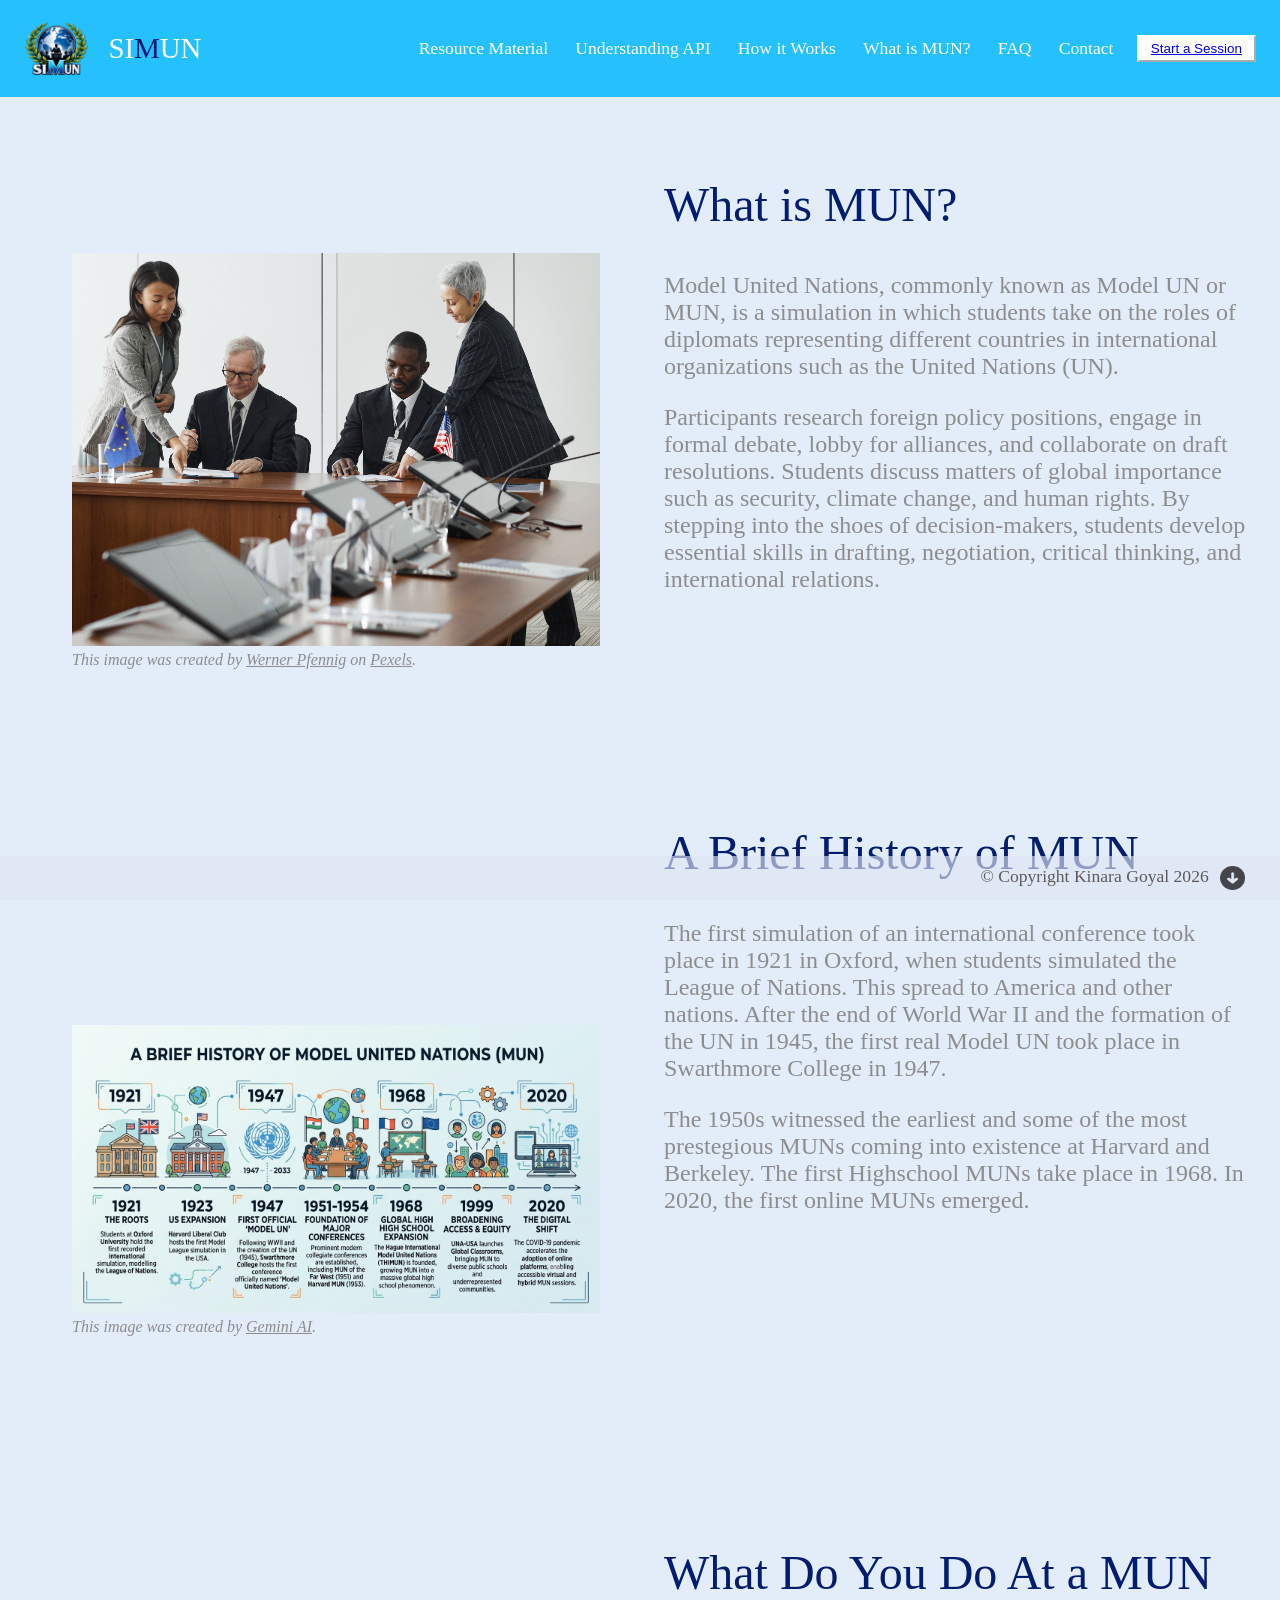
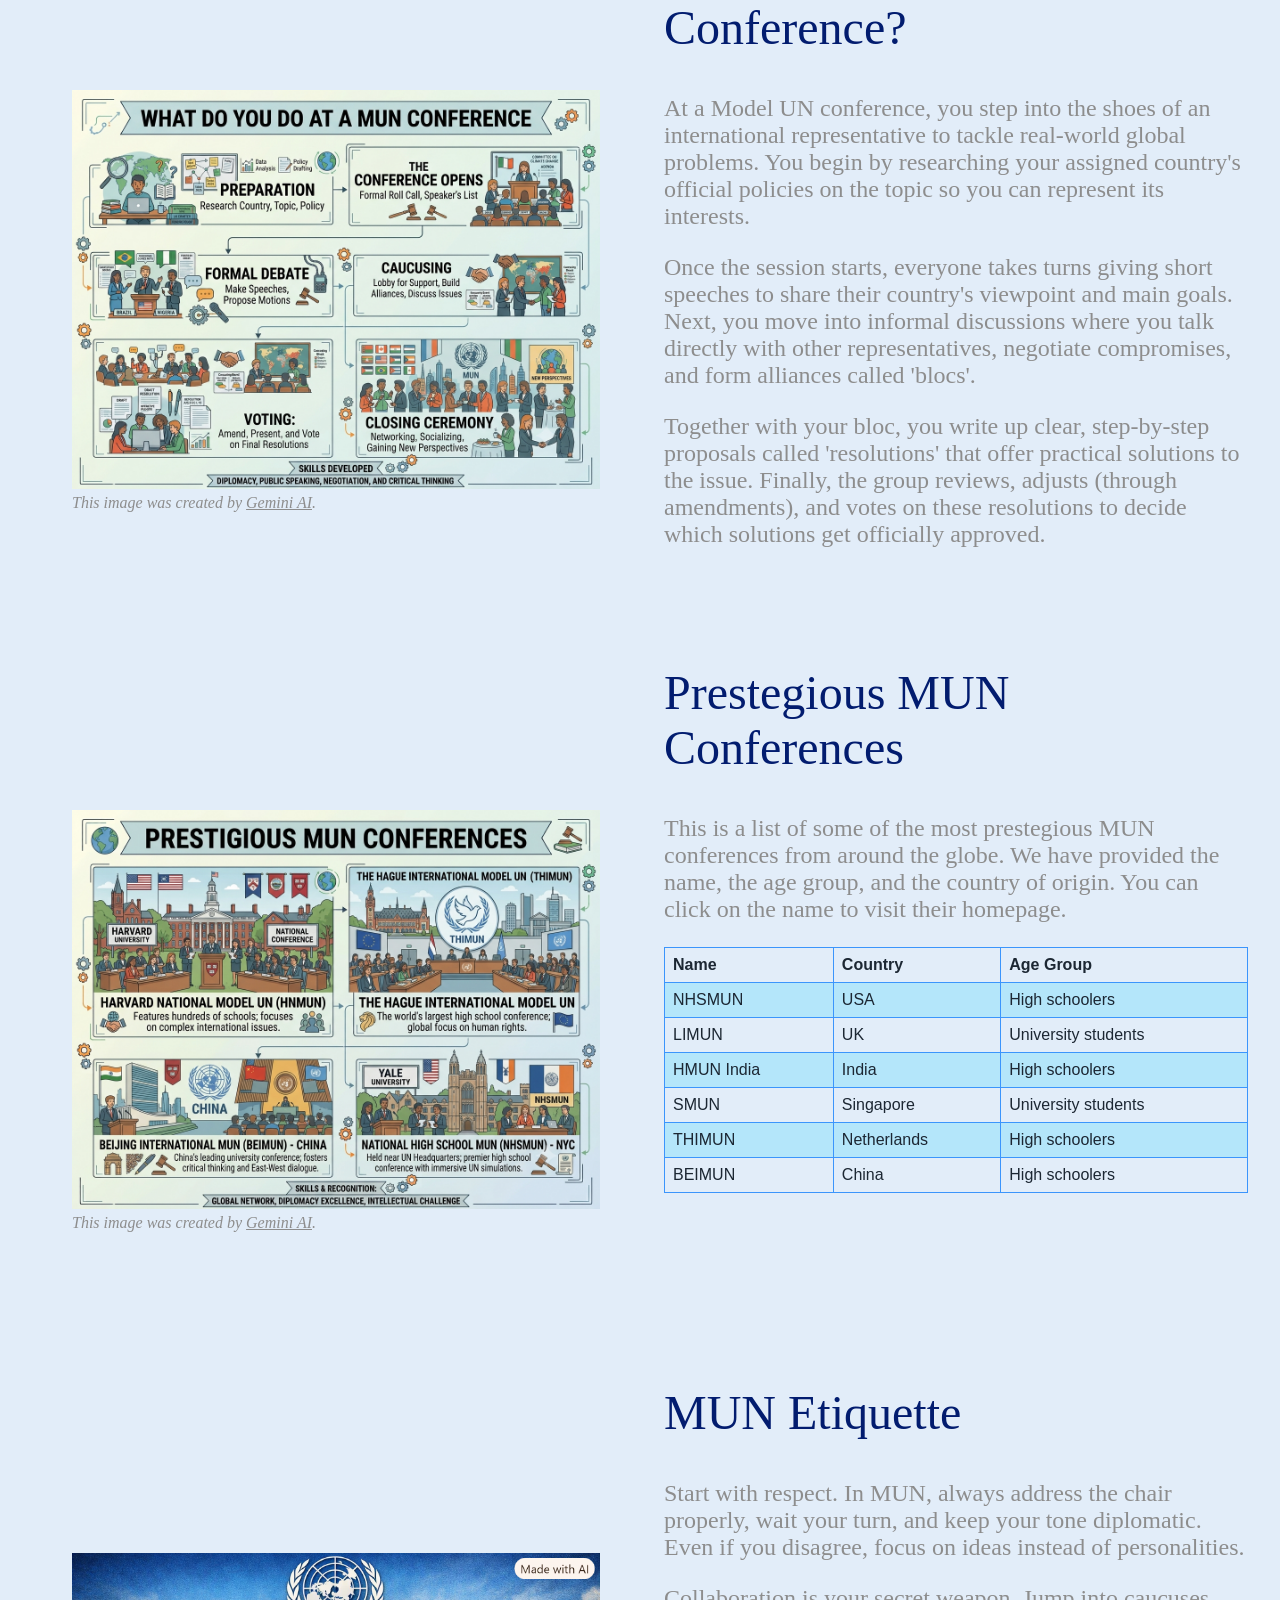
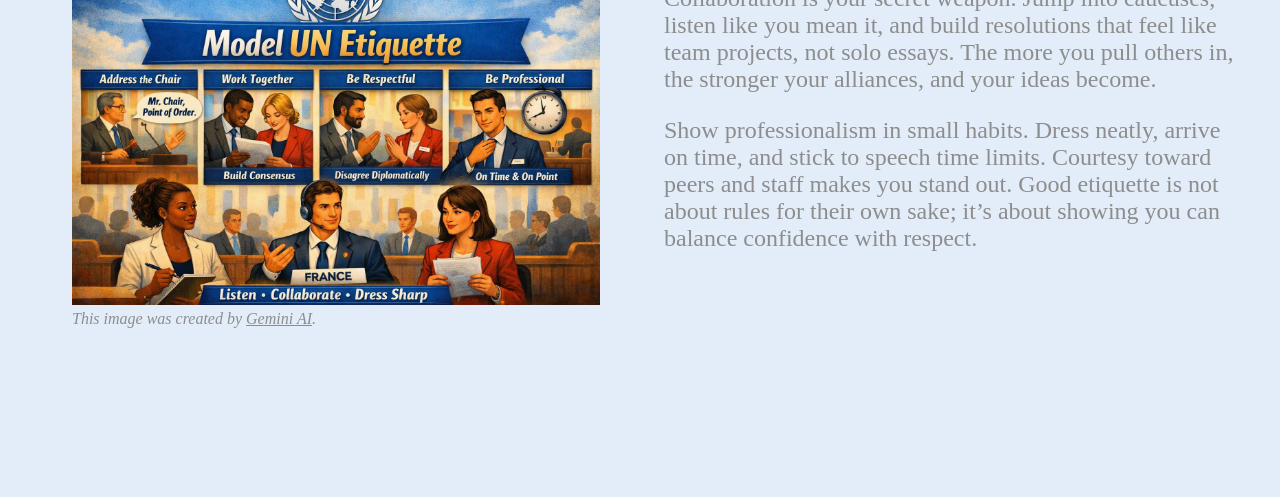
<file: what-is-mun.html>
<!DOCTYPE html>
<html lang="en">
<head>
    <link rel="stylesheet" href="design.css">
    <title>SIMUN - What Is MUN?</title>
    <!-- Favicon Icon -->
  <link rel="icon" type="image/png" href="logo2.png">
</head>
<!-- Google tag (gtag.js) -->
<script async src="https://www.googletagmanager.com/gtag/js?id=G-JHM4TJRWF3"></script>
<script>
  window.dataLayer = window.dataLayer || [];
  function gtag(){dataLayer.push(arguments);}
  gtag('js', new Date());

  gtag('config', 'G-JHM4TJRWF3');
</script>

<body class="stepsPage">
  <div id="header">
    <span><a href="index.html"><img src="logo2.png"></a></span>
    <span><a href="index.html" class="nameHomepageLink"><p class="title">SI<span style="color:var(--un-blue-dark)">M</span>UN</p></a></span>
    <span class="dropdown">
      <button class="menu">Resource Material</button>
      <span class="dropdown-content">
        <a href="rules_of_procedure.html">Rules Of Procedure</a>
        <a href="sample_position_paper.html">Sample Position Paper</a>
        <a href="draft_resolution_template.html">Draft Resolution Template</a>
        <a href="sample_speeches.html">Sample Speeches</a>
      </span>
    </span>
    <span><a class="menu" href="api-info.html">Understanding API</a></span>
    <span><a class="menu" href="how-it-works.html">How it Works</a></span>
    <span><a class="menu" href="what-is-mun.html">What is MUN?</a></span>
    <span><a class="menu" href="faq.html">FAQ</a></span>
    <span><a class="menu" href="contact.html">Contact</a></span>
    <span><button><a href="simulation.html" class="newSession">Start a Session</a></button></span>
  </div>
  <div class="pageRow">
    <div class="imageContainer">
        <figure>
            <img src="mun.jpg">
            <figcaption class="pictureCredit">This image was created by <a href="https://www.pexels.com/@werner-pfennig/" class="pictureCreditLink">Werner Pfennig</a> on <a href="https://www.pexels.com/" class="pictureCreditLink">Pexels</a>.</figcaption>
        </figure>
    </div>
    <div class="pageContent">
        <h2>What is MUN?</h2>
        <div class="contentBlock">
            <p>Model United Nations, commonly known as Model UN or MUN, is a simulation in which students take on the roles of diplomats representing different countries in international organizations such as the United Nations (UN).</p>
            <p>Participants research foreign policy positions, engage in formal debate, lobby for alliances, and collaborate on draft resolutions. Students discuss matters of global importance such as security, climate change, and human rights. By stepping into the shoes of decision-makers, students develop essential skills in drafting, negotiation, critical thinking, and international relations.</p>
        </div>
    </div>
  </div>
  <div class="pageRow">
    <div class="imageContainer">
        <figure>
            <img src="mun_history.png">
            <figcaption class="pictureCredit">This image was created by <a href="https://gemini.google.com/app" class="pictureCreditLink"> Gemini AI</a>.</figcaption>
        </figure>
    </div>
    <div class="pageContent">
        <h2>A Brief History of MUN</h2>
        <div class="contentBlock">
            <p>The first simulation of an international conference took place in 1921 in Oxford, when students simulated the League of Nations. This spread to America and other nations. After the end of World War II and the formation of the UN in 1945, the first real Model UN took place in Swarthmore College in 1947.</p>
            <p>The 1950s witnessed the earliest and some of the most prestegious MUNs coming into existence at Harvard and Berkeley. The first Highschool MUNs take place in 1968. In 2020, the first online MUNs emerged.</p>
        </div>
    </div>
  </div>
  <div class="pageRow">
    <div class="imageContainer">
        <figure>
            <img src="what_is_done_at_an_mun.png">
            <figcaption class="pictureCredit">This image was created by <a href="https://gemini.google.com/app" class="pictureCreditLink"> Gemini AI</a>.</figcaption>
        </figure>
    </div>
    <div class="pageContent">
        <h2>What Do You Do At a MUN Conference?</h2>
        <div class="contentBlock">
            <p>At a Model UN conference, you step into the shoes of an international representative to tackle real-world global problems. You begin by researching your assigned country's official policies on the topic so you can represent its interests.</p>
            <p>Once the session starts, everyone takes turns giving short speeches to share their country's viewpoint and main goals. Next, you move into informal discussions where you talk directly with other representatives, negotiate compromises, and form alliances called 'blocs'.</p>
            <p>Together with your bloc, you write up clear, step-by-step proposals called 'resolutions' that offer practical solutions to the issue. Finally, the group reviews, adjusts (through amendments), and votes on these resolutions to decide which solutions get officially approved.</p>
        </div>
    </div>
  </div>
    <div class="pageRow">
    <div class="imageContainer">
        <figure>
            <img src="famous_muns.png">
            <figcaption class="pictureCredit">This image was created by <a href="https://gemini.google.com/app" class="pictureCreditLink"> Gemini AI</a>.</figcaption>
        </figure>
    </div>
    <div class="pageContent">
        <h2>Prestegious MUN Conferences</h2>
        <div class="contentBlock">
            <p>This is a list of some of the most prestegious MUN conferences from around the globe. We have provided the name, the age group, and the country of origin. You can click on the name to visit their homepage.</p>
            <table>
                <tr>
                    <th>Name</th>
                    <th>Country</th>
                    <th>Age Group</th>
                </tr>
                <tr>
                    <td><a href="https://imuna.org/nhsmun/nyc/" class="tableHyperlink">NHSMUN</a></td>
                    <td>USA</td>
                    <td>High schoolers</td>
                </tr>
                <tr>
                    <td><a href="https://www.limun.org.uk/" class="tableHyperlink">LIMUN</a></td>
                    <td>UK</td>
                    <td>University students</td>
                </tr>
                <tr>
                    <td><a href="https://www.hmunindia.org/" class="tableHyperlink">HMUN India</a></td>
                    <td>India</td>
                    <td>High schoolers</td>
                </tr>
                <tr>
                    <td><a href="https://www.singaporemun.org/" class="tableHyperlink">SMUN</a></td>
                    <td>Singapore</td>
                    <td>University students</td>
                </tr>
                <tr>
                    <td><a href="https://foundation.thimun.org/" class="tableHyperlink">THIMUN</a></td>
                    <td>Netherlands</td>
                    <td>High schoolers</td>
                </tr>
                <tr>
                    <td><a href="https://www.beijingmun.org/" class="tableHyperlink">BEIMUN</a></td>
                    <td>China</td>
                    <td>High schoolers</td>
                </tr>
            </table>
        </div>
    </div>
    </div>
    <div class="pageRow">
    <div class="imageContainer">
        <figure>
            <img src="mun_ettiquette.png">
            <figcaption class="pictureCredit">This image was created by <a href="https://gemini.google.com/app" class="pictureCreditLink"> Gemini AI</a>.</figcaption>
        </figure>
    </div>
    <div class="pageContent">
        <h2>MUN Etiquette</h2>
        <div class="contentBlock">
            <p>Start with respect. In MUN, always address the chair properly, wait your turn, and keep your tone diplomatic. Even if you disagree, focus on ideas instead of personalities.</p>
            <p>Collaboration is your secret weapon. Jump into caucuses, listen like you mean it, and build resolutions that feel like team projects, not solo essays. The more you pull others in, the stronger your alliances, and your ideas become.</p>
            <p>Show professionalism in small habits. Dress neatly, arrive on time, and stick to speech time limits. Courtesy toward peers and staff makes you stand out. Good etiquette is not about rules for their own sake; it’s about showing you can balance confidence with respect.</p>
        </div>
    </div>
  </div>
  <div class="footer">
    <p class="credit">&#169; Copyright Kinara Goyal 2026 <img src="downward_arrow.png" class="scrollArrow" id="scrollArrow" alt="Scroll down"></p>
  </div>
  <script>
    const scrollArrow = document.getElementById('scrollArrow');
    function updateScrollArrow() {
      const scrollable = document.documentElement.scrollHeight - window.innerHeight;
      const scrolled = window.scrollY;
      if (scrollable - scrolled <= 2) {
        scrollArrow.style.visibility = 'hidden';
      } else {
        scrollArrow.style.visibility = 'visible';
      }
    }
    window.addEventListener('scroll', updateScrollArrow);
    window.addEventListener('resize', updateScrollArrow);
    window.addEventListener('load', updateScrollArrow);
  </script>
</body>
</html>
</file>
<file: design.css>
* {box-sizing: border-box;}
:root {
  --un-blue: #25c1ff;
  --un-blue-dark: #021c6f;
  --ink: #1c2733;
  --paper: #e2edf9;
  --card: #ffffff;
  --border: #d7dee5;
  --note: #8d8d8d;
}
body {
  margin: 0;
  font-family: Georgia, "Times New Roman", serif;
  background: var(--paper);
  color: var(--ink);
}
/* --- header bar --- */
#header {
  position: sticky;
  top: 0;
  min-height: 90px;
  background: var(--un-blue);
  color: #ffffff;
  padding: 0.2rem 1.5rem;
  display: flex;
  flex-wrap: wrap;
  gap: 0.4rem 1.2rem;
  align-items: center;
  z-index: 10;
}
#header img {
  height: 55px;       /* Set explicit height to align neatly with text */
  width: auto;
  display: block;
}
#header .title {
  font-size: clamp(1.25rem, 1vw + 1rem, 2rem);
}
#header .meta  { font-size: clamp(0.7rem, 0.3vw + 0.6rem, 0.9rem); opacity: 0.9;
  max-width: 40%;
 }
#header button {
  margin-right: 0;
  background: #fff;
  color: var(--un-blue-dark);
  border-color: #fff;
  font-size: clamp(0.65rem, 0.3vw + 0.6rem, 0.85rem);
  padding: 0.3em 0.9em;
}
#header a.menu {
    padding: 0px 4px;
    font-size: clamp(0.85rem, 0.5vw + 0.7rem, 1.2rem);
    color: #ffffff;
    text-decoration: none;

}
#header a.menu:hover {
    text-shadow: #1c2733;
    text-decoration-line: underline;
}
#header .menu {
  background-color: var(--un-blue);
  padding: 0px 4px;
  font-size: clamp(0.85rem, 0.5vw + 0.7rem, 1.2rem);
  color: #ffffff;
  text-decoration: none;
  border: none;
  font-family: Georgia, "Times New Roman", serif;
}
.dropdown {
  position: relative;
  display: inline-block;
  margin-left: auto;
}

/* Dropdown Content (Hidden by Default) */
.dropdown-content {
  display: none;
  position: absolute;
  top: calc(100% + 2px);
  left: 0;
  width: 100%;
  background-color: #f1f1f1;
  box-shadow: 0px 8px 16px rgba(0,0,0,0.2);
  z-index: 1;
}

/* Links inside the dropdown */
.dropdown-content a {
  color: black;
  padding: 12px 16px;
  text-decoration: none;
  display: block;
}

/* Change color of dropdown links on hover */
.dropdown-content a:hover {
  background-color: #cddefa;
}

/* Show the dropdown menu on hover */
.dropdown:hover .dropdown-content {
  display: block;
}
#header .menu:hover {
  text-shadow: #1c2733;
  text-decoration-line: underline;
}
h1, h2, h3 { font-weight: normal; }

.pageRow {
  display: flex;
  flex-wrap: nowrap;
  align-items: flex-start;
  gap: 1.5rem;
  padding: 0 2rem;
}
.pageRow h1, .pageRow h2 {
  font-size: clamp(1.75rem, 3vw + 1rem, 3rem);
  color:var(--un-blue-dark);
  margin: 0;
}
.pageRow p,
.pageRow li {
  font-size: clamp(1rem, 1vw + 0.75rem, 1.5rem);
}
.pageRow li {
  margin-bottom: 0.8rem;
}
.pageRow .imageContainer {
  flex: 0 0 50%;
  position: sticky;
  top: 0;
  height: 100vh;
  display: flex;
  align-items: center;
  z-index: 1;
}
.stepsPage .pageRow .imageContainer {
  height: 80vh;
  align-items: flex-start;
  padding-top: 0.5rem;
  align-items: center;
}
.stepsPage .pageRow:first-of-type .imageContainer {
  padding-top: 5rem;
}
.pageRow .imageContainer img {
  width: 100%;
  max-height: 85vh;
  height: auto;
  object-fit: contain;
  display: block;
  margin: 0 auto;
}
.pageRow .pageContent {
  flex: 1;
  min-width: 0;
  padding-top: 5rem;
  padding-bottom: 0.5rem;
}
.pageRow + .pageRow .pageContent {
  padding-top: 0.5rem;
}

/* Portrait screens: stack image above text instead of side-by-side */
@media (orientation: portrait) {
  .pageRow {
    flex-direction: column;
    gap: 0.5rem;
  }
  .pageRow .imageContainer {
    position: static;
    height: auto !important;
    width: 100%;
    flex: 0 0 auto;
    margin: 0;
    padding: 0 !important;
  }
  .pageRow .imageContainer img {
    max-height: 60vh;
    margin: 0;
  }
  .pageRow .pageContent {
    padding: 1rem 0 !important;
  }
}

/* stepsPage portrait: unwrap pageContent and reorder heading, image, text via flex order */
@media (orientation: portrait) {
  .stepsPage .pageRow .pageContent {
    display: contents;
  }
  .stepsPage .pageRow .imageContainer {
    order: 2;
  }
  .stepsPage .pageRow h1,
  .stepsPage .pageRow h2 {
    order: 1;
    padding-top: 1rem;
  }
  .stepsPage .pageRow .contentBlock {
    order: 3;
  }
}
.nameHomepageLink {
  text-decoration: none;
  color: #ffffff;
}
.contentBlock {
  padding-top: 7vw;
  padding-bottom: 1vw;
  color:var(--note)
}
.pageContent h1 + .contentBlock,
.pageContent h2 + .contentBlock {
  padding-top: 1rem;
}
.regularParagraph {
  padding: 5vw 0vw;
  color: #000000;
  font-size: clamp(1.4rem, 2vw + 1rem, 2.4rem);
  text-decoration: none;
}
.regularParagraph img {
  height: 1em;
  width: auto;
  vertical-align: middle;
  margin-left: 0.3em;
}

.regularParagraph:hover {
  text-decoration: underline;
  font-size: clamp(1.45rem, 2vw + 1.05rem, 2.5rem);
}
.footer {
  position: fixed;
  left: 0;
  bottom: 0;
  width: 100%;
  padding: 0.6rem 0;
  background-color: rgba(224, 228, 244, 0.637);
  color: gray;
  text-align: center;
}
.credit {
  text-align: right;
  color: rgb(92, 90, 90);
  padding-right: 2em;
  margin: 0;
  font-size: clamp(0.85rem, 0.5vw + 0.7rem, 1.1rem);
}
.scrollArrow {
  height: 1.4em;
  width: auto;
  vertical-align: middle;
  margin-left: 0.4em;
  opacity: 0.7;
}
.titleBox {
  margin-top: 8px;
  padding: 3px 2rem;
  position: sticky;
  top: 98px;
  background: var(--paper);
  z-index: 5;
}
.titleBox h1 {
  font-size: clamp(1.75rem, 3vw + 1rem, 3rem);
  color: var(--un-blue-dark);
  margin: 0;
}
.pictureCredit {
  text-decoration: none;
  font-style: italic;
  color: #8d8d8d;
  padding-top: 5px;
  position: center;
}
.pictureCreditLink {
  text-decoration: underline;
  font-style: italic;
  color: #8d8d8d;
  padding-top: 5px;
  position: center;
}
.pictureCreditLink:hover {
  color: #25c1ff;
}
table {
  font-family: arial, sans-serif;
  border-collapse: collapse;
  width: 100%;
  color: #1c2733;
}

td, th {
  border: 1px solid #3b95fc;
  text-align: left;
  padding: 8px;
}

tr:nth-child(even) {
  background-color: #b4e6fa;
}
.tableHyperlink {
  text-decoration: none;
  color: #1c2733;
}
.tableHyperlink:hover {
  color:#3b95fc;
}
.faqSection {
  max-width: 900px;
  margin: 0 auto;
  padding: 3rem 2rem 4rem 2rem;
}
.faqSection h2 {
  font-size: clamp(1.75rem, 3vw + 1rem, 3rem);
  color: var(--un-blue-dark);
  margin: 0 0 1.5rem 0;
}
.faqItem {
  border: 1px solid var(--border);
  border-radius: 8px;
  margin-bottom: 1rem;
  overflow: hidden;
  background: var(--card);
}
.faqButton {
  width: 100%;
  padding: 1.2rem 1.5rem;
  text-align: left;
  background: var(--paper);
  color: var(--un-blue-dark);
  border-bottom: none;
  font-family: Georgia, "Times New Roman", serif;
  font-size: clamp(1rem, 0.5vw + 0.85rem, 1.3rem);
  cursor: pointer;
  position: relative;
  display: block;
  box-shadow: none;
}
.faqButton::after {
  content: '+';
  position: absolute;
  right: 1.5rem;
  top: 50%;
  transform: translateY(-50%);
  font-size: 1.4rem;
  color: var(--ink);
}
.faqButton.active::after {
  content: '\2212';
}
.faqButton:hover {
  background: var(--paper);
}
.faqAnswer {
  max-height: 0;
  overflow: hidden;
  transition: max-height 0.25s ease;
  background: var(--paper);
}
.faqAnswer p {
  margin: 0;
  padding: 1.2rem 1.5rem;
  font-size: clamp(0.95rem, 0.4vw + 0.85rem, 1.15rem);
  color: var(--ink);
}
.pageRow .imageContainer video {
  width: 100%;
  max-height: 85vh;
  height: auto;
  object-fit: contain;
  display: block;
  margin: 0 auto;
  border-radius: 8px;
}
</file>
